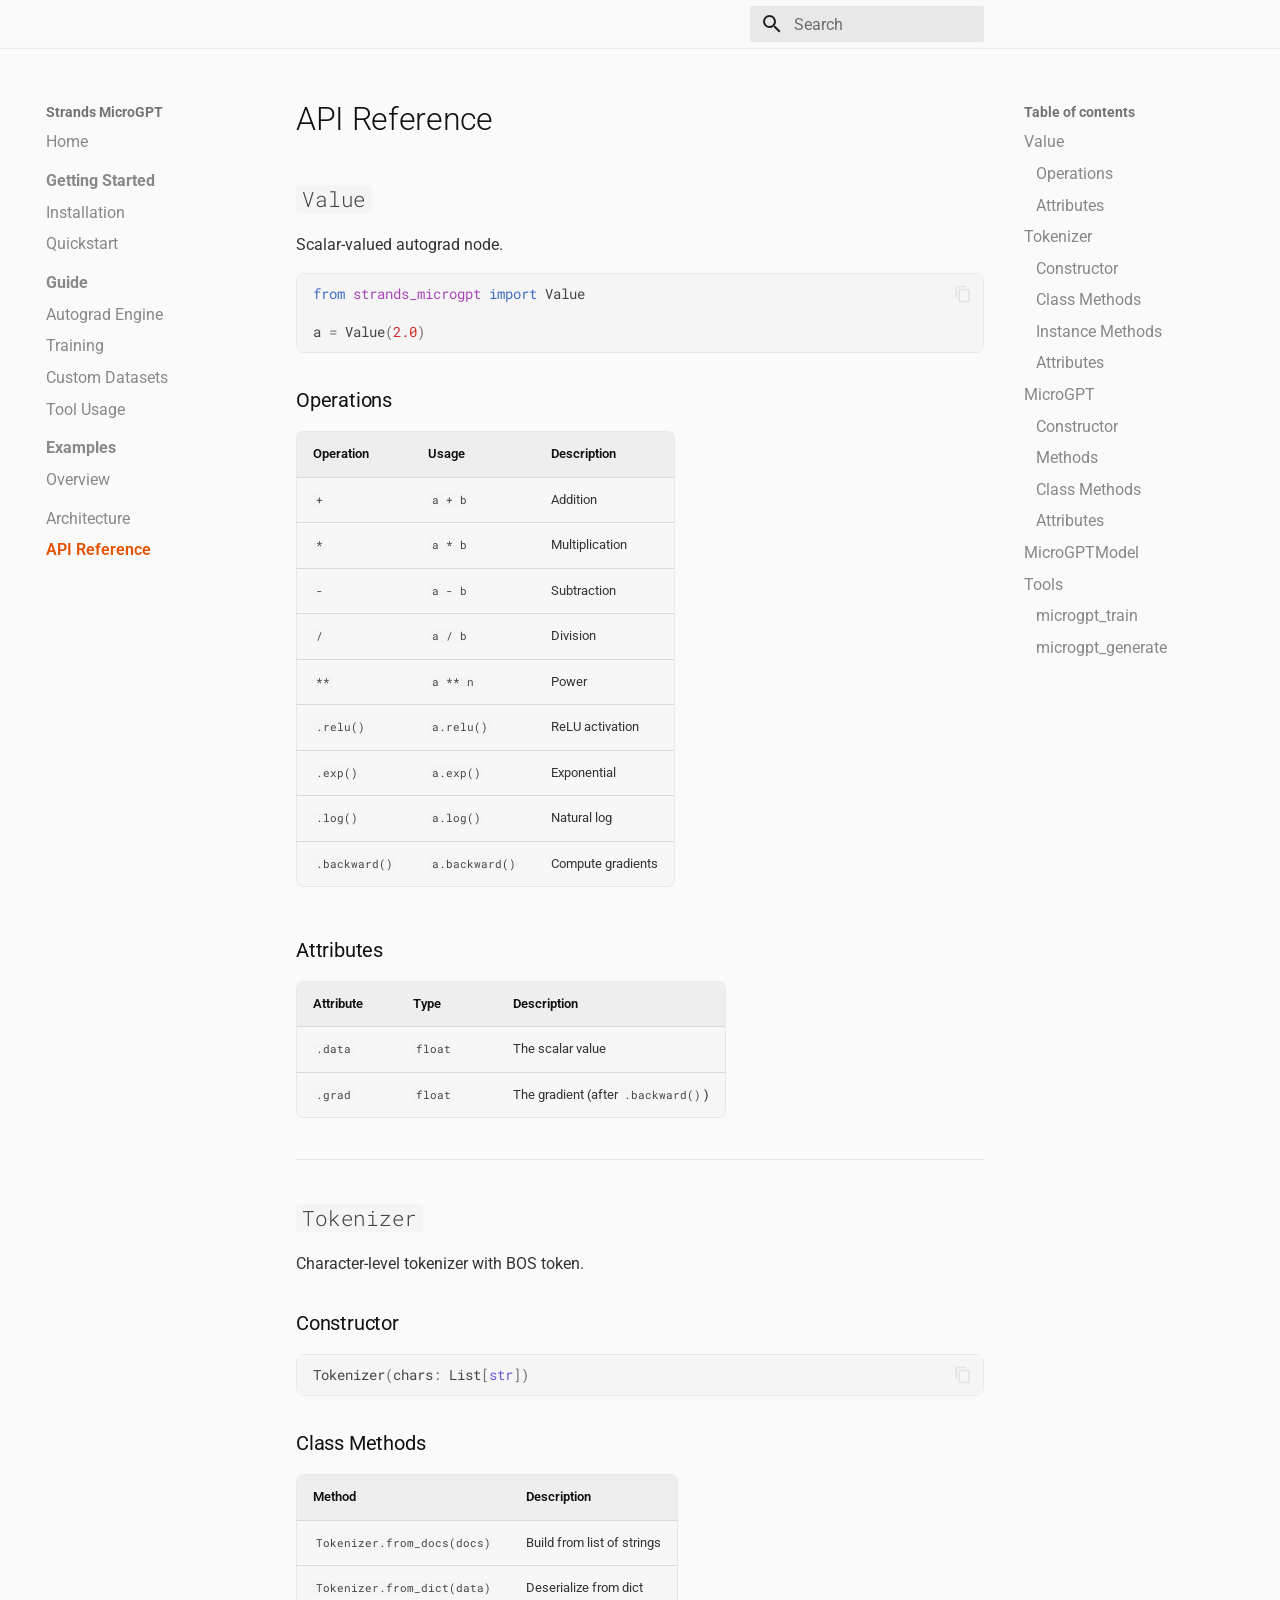
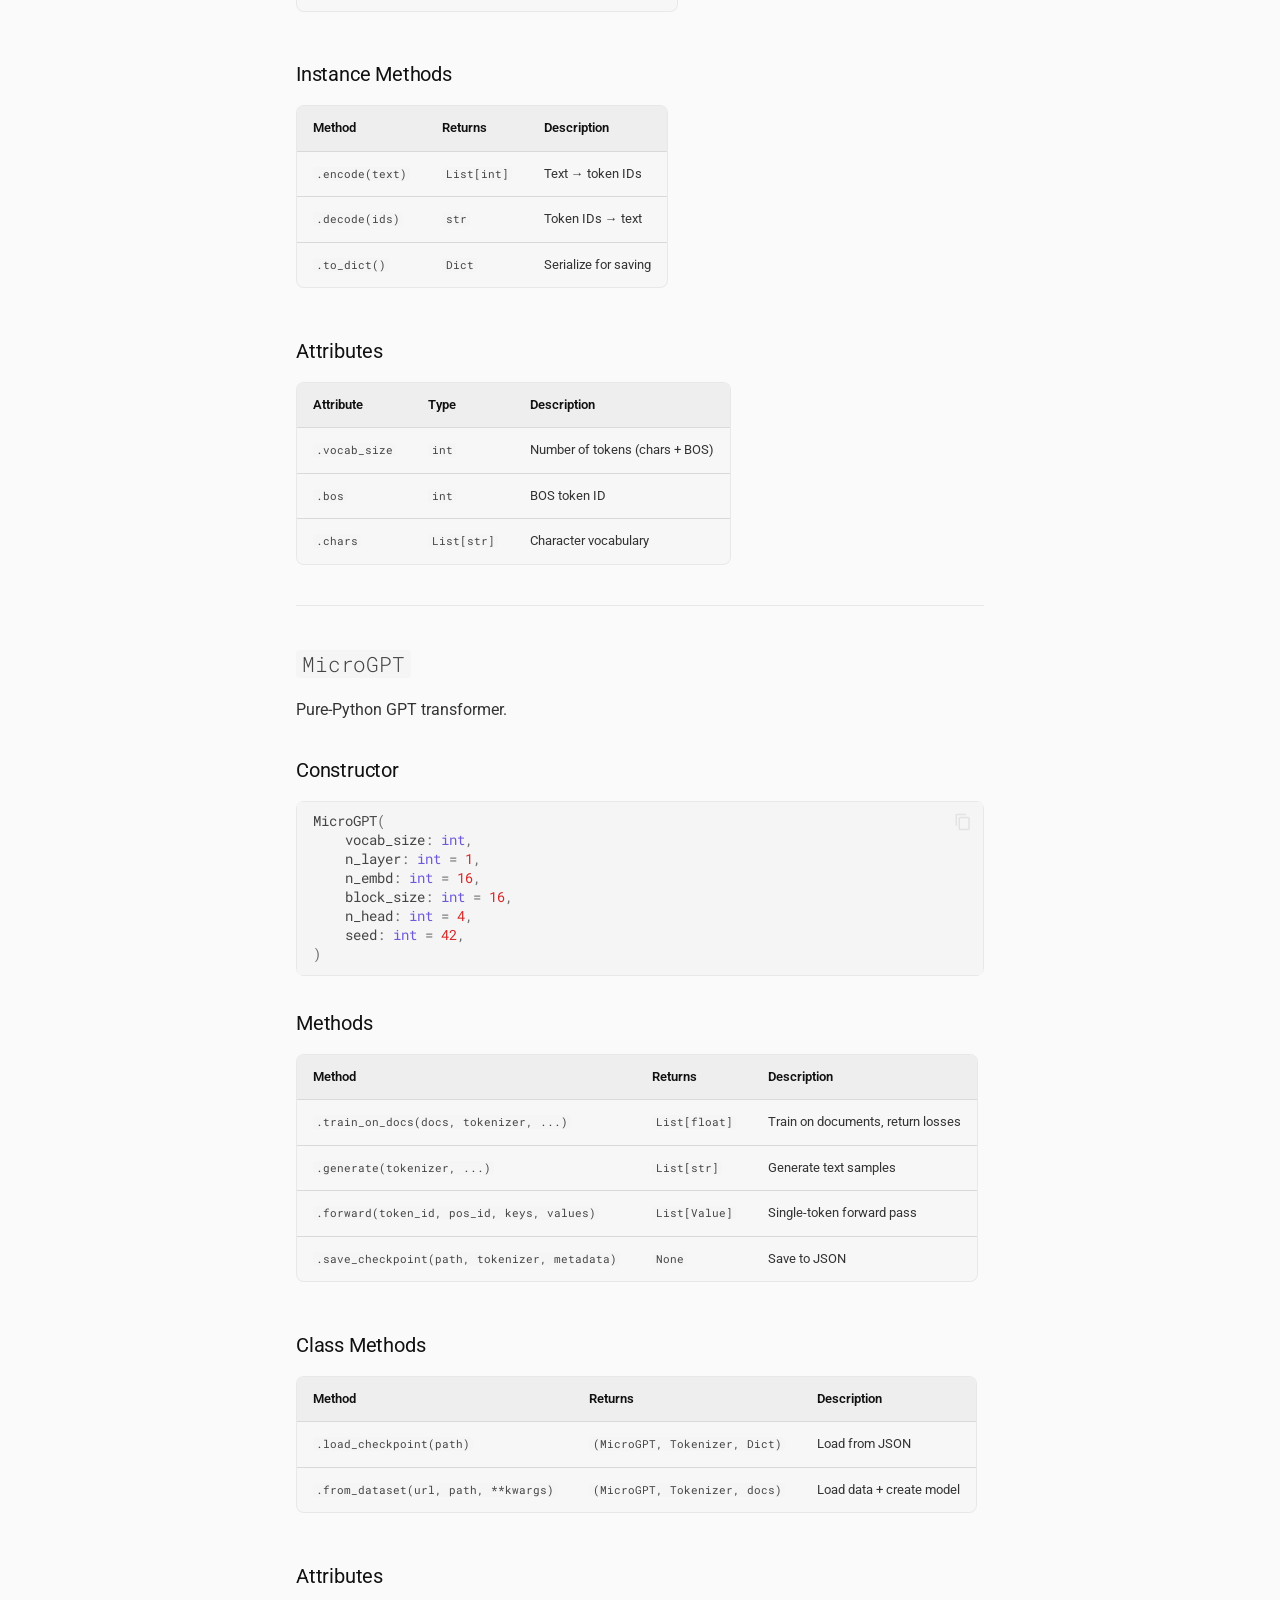
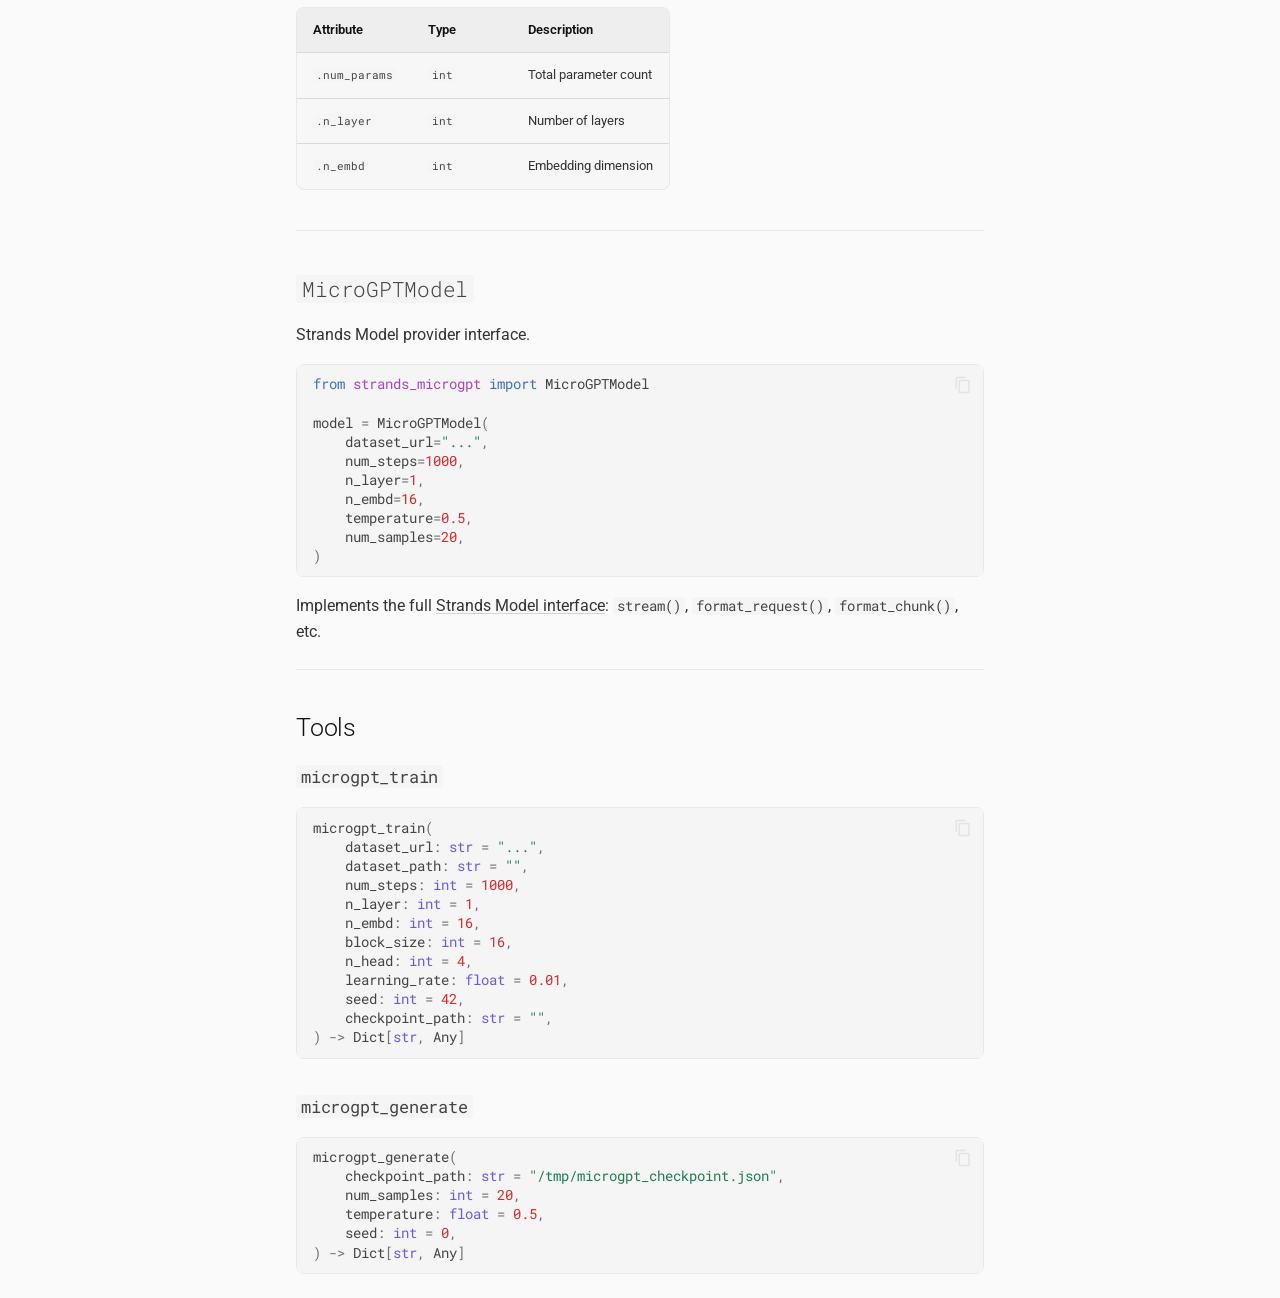
<file: api-reference/index.html>
<!doctype html>
<html lang="en" class="no-js">
  <head>
    
      <meta charset="utf-8">
      <meta name="viewport" content="width=device-width,initial-scale=1">
      
        <meta name="description" content="Karpathy's pure-Python microGPT as a Strands Agents model provider — zero dependencies, pure autograd, trained from scratch.">
      
      
      
        <link rel="canonical" href="https://cagataycali.github.io/strands-microgpt/api-reference/">
      
      
        <link rel="prev" href="../architecture/">
      
      
      
        
      
      
      <link rel="icon" href="../assets/images/favicon.png">
      <meta name="generator" content="mkdocs-1.6.1, mkdocs-material-9.7.6">
    
    
      
        <title>API Reference - Strands MicroGPT</title>
      
    
    
      <link rel="stylesheet" href="../assets/stylesheets/main.484c7ddc.min.css">
      
        
        <link rel="stylesheet" href="../assets/stylesheets/palette.ab4e12ef.min.css">
      
      


    
    
      
    
    
      
        
        
        <link rel="preconnect" href="https://fonts.gstatic.com" crossorigin>
        <link rel="stylesheet" href="https://fonts.googleapis.com/css?family=Roboto:300,300i,400,400i,700,700i%7CRoboto+Mono:400,400i,700,700i&display=fallback">
        <style>:root{--md-text-font:"Roboto";--md-code-font:"Roboto Mono"}</style>
      
    
    
      <link rel="stylesheet" href="../stylesheets/extra.css?v=1">
    
    <script>__md_scope=new URL("..",location),__md_hash=e=>[...e].reduce(((e,_)=>(e<<5)-e+_.charCodeAt(0)),0),__md_get=(e,_=localStorage,t=__md_scope)=>JSON.parse(_.getItem(t.pathname+"."+e)),__md_set=(e,_,t=localStorage,a=__md_scope)=>{try{t.setItem(a.pathname+"."+e,JSON.stringify(_))}catch(e){}}</script>
    
      

    
    
  </head>
  
  
    
    
      
    
    
    
    
    <body dir="ltr" data-md-color-scheme="default" data-md-color-primary="white" data-md-color-accent="deep-orange">
  
    
    <input class="md-toggle" data-md-toggle="drawer" type="checkbox" id="__drawer" autocomplete="off">
    <input class="md-toggle" data-md-toggle="search" type="checkbox" id="__search" autocomplete="off">
    <label class="md-overlay" for="__drawer"></label>
    <div data-md-component="skip">
      
        
        <a href="#api-reference" class="md-skip">
          Skip to content
        </a>
      
    </div>
    <div data-md-component="announce">
      
    </div>
    
    
      

  

<header class="md-header md-header--shadow" data-md-component="header">
  <nav class="md-header__inner md-grid" aria-label="Header">
    <a href=".." title="Strands MicroGPT" class="md-header__button md-logo" aria-label="Strands MicroGPT" data-md-component="logo">
      
  
  <svg xmlns="http://www.w3.org/2000/svg" viewBox="0 0 24 24"><path d="M12 8a3 3 0 0 0 3-3 3 3 0 0 0-3-3 3 3 0 0 0-3 3 3 3 0 0 0 3 3m0 3.54C9.64 9.35 6.5 8 3 8v11c3.5 0 6.64 1.35 9 3.54 2.36-2.19 5.5-3.54 9-3.54V8c-3.5 0-6.64 1.35-9 3.54"/></svg>

    </a>
    <label class="md-header__button md-icon" for="__drawer">
      
      <svg xmlns="http://www.w3.org/2000/svg" viewBox="0 0 24 24"><path d="M3 6h18v2H3zm0 5h18v2H3zm0 5h18v2H3z"/></svg>
    </label>
    <div class="md-header__title" data-md-component="header-title">
      <div class="md-header__ellipsis">
        <div class="md-header__topic">
          <span class="md-ellipsis">
            Strands MicroGPT
          </span>
        </div>
        <div class="md-header__topic" data-md-component="header-topic">
          <span class="md-ellipsis">
            
              API Reference
            
          </span>
        </div>
      </div>
    </div>
    
      
        <form class="md-header__option" data-md-component="palette">
  
    
    
    
    <input class="md-option" data-md-color-media="" data-md-color-scheme="default" data-md-color-primary="white" data-md-color-accent="deep-orange"  aria-label="Switch to dark mode"  type="radio" name="__palette" id="__palette_0">
    
      <label class="md-header__button md-icon" title="Switch to dark mode" for="__palette_1" hidden>
        <svg xmlns="http://www.w3.org/2000/svg" viewBox="0 0 24 24"><path d="M12 8a4 4 0 0 0-4 4 4 4 0 0 0 4 4 4 4 0 0 0 4-4 4 4 0 0 0-4-4m0 10a6 6 0 0 1-6-6 6 6 0 0 1 6-6 6 6 0 0 1 6 6 6 6 0 0 1-6 6m8-9.31V4h-4.69L12 .69 8.69 4H4v4.69L.69 12 4 15.31V20h4.69L12 23.31 15.31 20H20v-4.69L23.31 12z"/></svg>
      </label>
    
  
    
    
    
    <input class="md-option" data-md-color-media="" data-md-color-scheme="slate" data-md-color-primary="black" data-md-color-accent="deep-orange"  aria-label="Switch to light mode"  type="radio" name="__palette" id="__palette_1">
    
      <label class="md-header__button md-icon" title="Switch to light mode" for="__palette_0" hidden>
        <svg xmlns="http://www.w3.org/2000/svg" viewBox="0 0 24 24"><path d="M12 18c-.89 0-1.74-.2-2.5-.55C11.56 16.5 13 14.42 13 12s-1.44-4.5-3.5-5.45C10.26 6.2 11.11 6 12 6a6 6 0 0 1 6 6 6 6 0 0 1-6 6m8-9.31V4h-4.69L12 .69 8.69 4H4v4.69L.69 12 4 15.31V20h4.69L12 23.31 15.31 20H20v-4.69L23.31 12z"/></svg>
      </label>
    
  
</form>
      
    
    
      <script>var palette=__md_get("__palette");if(palette&&palette.color){if("(prefers-color-scheme)"===palette.color.media){var media=matchMedia("(prefers-color-scheme: light)"),input=document.querySelector(media.matches?"[data-md-color-media='(prefers-color-scheme: light)']":"[data-md-color-media='(prefers-color-scheme: dark)']");palette.color.media=input.getAttribute("data-md-color-media"),palette.color.scheme=input.getAttribute("data-md-color-scheme"),palette.color.primary=input.getAttribute("data-md-color-primary"),palette.color.accent=input.getAttribute("data-md-color-accent")}for(var[key,value]of Object.entries(palette.color))document.body.setAttribute("data-md-color-"+key,value)}</script>
    
    
    
      
      
        <label class="md-header__button md-icon" for="__search">
          
          <svg xmlns="http://www.w3.org/2000/svg" viewBox="0 0 24 24"><path d="M9.5 3A6.5 6.5 0 0 1 16 9.5c0 1.61-.59 3.09-1.56 4.23l.27.27h.79l5 5-1.5 1.5-5-5v-.79l-.27-.27A6.52 6.52 0 0 1 9.5 16 6.5 6.5 0 0 1 3 9.5 6.5 6.5 0 0 1 9.5 3m0 2C7 5 5 7 5 9.5S7 14 9.5 14 14 12 14 9.5 12 5 9.5 5"/></svg>
        </label>
        <div class="md-search" data-md-component="search" role="dialog">
  <label class="md-search__overlay" for="__search"></label>
  <div class="md-search__inner" role="search">
    <form class="md-search__form" name="search">
      <input type="text" class="md-search__input" name="query" aria-label="Search" placeholder="Search" autocapitalize="off" autocorrect="off" autocomplete="off" spellcheck="false" data-md-component="search-query" required>
      <label class="md-search__icon md-icon" for="__search">
        
        <svg xmlns="http://www.w3.org/2000/svg" viewBox="0 0 24 24"><path d="M9.5 3A6.5 6.5 0 0 1 16 9.5c0 1.61-.59 3.09-1.56 4.23l.27.27h.79l5 5-1.5 1.5-5-5v-.79l-.27-.27A6.52 6.52 0 0 1 9.5 16 6.5 6.5 0 0 1 3 9.5 6.5 6.5 0 0 1 9.5 3m0 2C7 5 5 7 5 9.5S7 14 9.5 14 14 12 14 9.5 12 5 9.5 5"/></svg>
        
        <svg xmlns="http://www.w3.org/2000/svg" viewBox="0 0 24 24"><path d="M20 11v2H8l5.5 5.5-1.42 1.42L4.16 12l7.92-7.92L13.5 5.5 8 11z"/></svg>
      </label>
      <nav class="md-search__options" aria-label="Search">
        
        <button type="reset" class="md-search__icon md-icon" title="Clear" aria-label="Clear" tabindex="-1">
          
          <svg xmlns="http://www.w3.org/2000/svg" viewBox="0 0 24 24"><path d="M19 6.41 17.59 5 12 10.59 6.41 5 5 6.41 10.59 12 5 17.59 6.41 19 12 13.41 17.59 19 19 17.59 13.41 12z"/></svg>
        </button>
      </nav>
      
        <div class="md-search__suggest" data-md-component="search-suggest"></div>
      
    </form>
    <div class="md-search__output">
      <div class="md-search__scrollwrap" tabindex="0" data-md-scrollfix>
        <div class="md-search-result" data-md-component="search-result">
          <div class="md-search-result__meta">
            Initializing search
          </div>
          <ol class="md-search-result__list" role="presentation"></ol>
        </div>
      </div>
    </div>
  </div>
</div>
      
    
    
      <div class="md-header__source">
        <a href="https://github.com/cagataycali/strands-microgpt" title="Go to repository" class="md-source" data-md-component="source">
  <div class="md-source__icon md-icon">
    
    <svg xmlns="http://www.w3.org/2000/svg" viewBox="0 0 512 512"><!--! Font Awesome Free 7.1.0 by @fontawesome - https://fontawesome.com License - https://fontawesome.com/license/free (Icons: CC BY 4.0, Fonts: SIL OFL 1.1, Code: MIT License) Copyright 2025 Fonticons, Inc.--><path d="M173.9 397.4c0 2-2.3 3.6-5.2 3.6-3.3.3-5.6-1.3-5.6-3.6 0-2 2.3-3.6 5.2-3.6 3-.3 5.6 1.3 5.6 3.6m-31.1-4.5c-.7 2 1.3 4.3 4.3 4.9 2.6 1 5.6 0 6.2-2s-1.3-4.3-4.3-5.2c-2.6-.7-5.5.3-6.2 2.3m44.2-1.7c-2.9.7-4.9 2.6-4.6 4.9.3 2 2.9 3.3 5.9 2.6 2.9-.7 4.9-2.6 4.6-4.6-.3-1.9-3-3.2-5.9-2.9M252.8 8C114.1 8 8 113.3 8 252c0 110.9 69.8 205.8 169.5 239.2 12.8 2.3 17.3-5.6 17.3-12.1 0-6.2-.3-40.4-.3-61.4 0 0-70 15-84.7-29.8 0 0-11.4-29.1-27.8-36.6 0 0-22.9-15.7 1.6-15.4 0 0 24.9 2 38.6 25.8 21.9 38.6 58.6 27.5 72.9 20.9 2.3-16 8.8-27.1 16-33.7-55.9-6.2-112.3-14.3-112.3-110.5 0-27.5 7.6-41.3 23.6-58.9-2.6-6.5-11.1-33.3 2.6-67.9 20.9-6.5 69 27 69 27 20-5.6 41.5-8.5 62.8-8.5s42.8 2.9 62.8 8.5c0 0 48.1-33.6 69-27 13.7 34.7 5.2 61.4 2.6 67.9 16 17.7 25.8 31.5 25.8 58.9 0 96.5-58.9 104.2-114.8 110.5 9.2 7.9 17 22.9 17 46.4 0 33.7-.3 75.4-.3 83.6 0 6.5 4.6 14.4 17.3 12.1C436.2 457.8 504 362.9 504 252 504 113.3 391.5 8 252.8 8M105.2 352.9c-1.3 1-1 3.3.7 5.2 1.6 1.6 3.9 2.3 5.2 1 1.3-1 1-3.3-.7-5.2-1.6-1.6-3.9-2.3-5.2-1m-10.8-8.1c-.7 1.3.3 2.9 2.3 3.9 1.6 1 3.6.7 4.3-.7.7-1.3-.3-2.9-2.3-3.9-2-.6-3.6-.3-4.3.7m32.4 35.6c-1.6 1.3-1 4.3 1.3 6.2 2.3 2.3 5.2 2.6 6.5 1 1.3-1.3.7-4.3-1.3-6.2-2.2-2.3-5.2-2.6-6.5-1m-11.4-14.7c-1.6 1-1.6 3.6 0 5.9s4.3 3.3 5.6 2.3c1.6-1.3 1.6-3.9 0-6.2-1.4-2.3-4-3.3-5.6-2"/></svg>
  </div>
  <div class="md-source__repository">
    cagataycali/strands-microgpt
  </div>
</a>
      </div>
    
  </nav>
  
</header>
    
    <div class="md-container" data-md-component="container">
      
      
        
          
        
      
      <main class="md-main" data-md-component="main">
        <div class="md-main__inner md-grid">
          
            
              
              <div class="md-sidebar md-sidebar--primary" data-md-component="sidebar" data-md-type="navigation" >
                <div class="md-sidebar__scrollwrap">
                  <div class="md-sidebar__inner">
                    



<nav class="md-nav md-nav--primary" aria-label="Navigation" data-md-level="0">
  <label class="md-nav__title" for="__drawer">
    <a href=".." title="Strands MicroGPT" class="md-nav__button md-logo" aria-label="Strands MicroGPT" data-md-component="logo">
      
  
  <svg xmlns="http://www.w3.org/2000/svg" viewBox="0 0 24 24"><path d="M12 8a3 3 0 0 0 3-3 3 3 0 0 0-3-3 3 3 0 0 0-3 3 3 3 0 0 0 3 3m0 3.54C9.64 9.35 6.5 8 3 8v11c3.5 0 6.64 1.35 9 3.54 2.36-2.19 5.5-3.54 9-3.54V8c-3.5 0-6.64 1.35-9 3.54"/></svg>

    </a>
    Strands MicroGPT
  </label>
  
    <div class="md-nav__source">
      <a href="https://github.com/cagataycali/strands-microgpt" title="Go to repository" class="md-source" data-md-component="source">
  <div class="md-source__icon md-icon">
    
    <svg xmlns="http://www.w3.org/2000/svg" viewBox="0 0 512 512"><!--! Font Awesome Free 7.1.0 by @fontawesome - https://fontawesome.com License - https://fontawesome.com/license/free (Icons: CC BY 4.0, Fonts: SIL OFL 1.1, Code: MIT License) Copyright 2025 Fonticons, Inc.--><path d="M173.9 397.4c0 2-2.3 3.6-5.2 3.6-3.3.3-5.6-1.3-5.6-3.6 0-2 2.3-3.6 5.2-3.6 3-.3 5.6 1.3 5.6 3.6m-31.1-4.5c-.7 2 1.3 4.3 4.3 4.9 2.6 1 5.6 0 6.2-2s-1.3-4.3-4.3-5.2c-2.6-.7-5.5.3-6.2 2.3m44.2-1.7c-2.9.7-4.9 2.6-4.6 4.9.3 2 2.9 3.3 5.9 2.6 2.9-.7 4.9-2.6 4.6-4.6-.3-1.9-3-3.2-5.9-2.9M252.8 8C114.1 8 8 113.3 8 252c0 110.9 69.8 205.8 169.5 239.2 12.8 2.3 17.3-5.6 17.3-12.1 0-6.2-.3-40.4-.3-61.4 0 0-70 15-84.7-29.8 0 0-11.4-29.1-27.8-36.6 0 0-22.9-15.7 1.6-15.4 0 0 24.9 2 38.6 25.8 21.9 38.6 58.6 27.5 72.9 20.9 2.3-16 8.8-27.1 16-33.7-55.9-6.2-112.3-14.3-112.3-110.5 0-27.5 7.6-41.3 23.6-58.9-2.6-6.5-11.1-33.3 2.6-67.9 20.9-6.5 69 27 69 27 20-5.6 41.5-8.5 62.8-8.5s42.8 2.9 62.8 8.5c0 0 48.1-33.6 69-27 13.7 34.7 5.2 61.4 2.6 67.9 16 17.7 25.8 31.5 25.8 58.9 0 96.5-58.9 104.2-114.8 110.5 9.2 7.9 17 22.9 17 46.4 0 33.7-.3 75.4-.3 83.6 0 6.5 4.6 14.4 17.3 12.1C436.2 457.8 504 362.9 504 252 504 113.3 391.5 8 252.8 8M105.2 352.9c-1.3 1-1 3.3.7 5.2 1.6 1.6 3.9 2.3 5.2 1 1.3-1 1-3.3-.7-5.2-1.6-1.6-3.9-2.3-5.2-1m-10.8-8.1c-.7 1.3.3 2.9 2.3 3.9 1.6 1 3.6.7 4.3-.7.7-1.3-.3-2.9-2.3-3.9-2-.6-3.6-.3-4.3.7m32.4 35.6c-1.6 1.3-1 4.3 1.3 6.2 2.3 2.3 5.2 2.6 6.5 1 1.3-1.3.7-4.3-1.3-6.2-2.2-2.3-5.2-2.6-6.5-1m-11.4-14.7c-1.6 1-1.6 3.6 0 5.9s4.3 3.3 5.6 2.3c1.6-1.3 1.6-3.9 0-6.2-1.4-2.3-4-3.3-5.6-2"/></svg>
  </div>
  <div class="md-source__repository">
    cagataycali/strands-microgpt
  </div>
</a>
    </div>
  
  <ul class="md-nav__list" data-md-scrollfix>
    
      
      
  
  
  
  
    <li class="md-nav__item">
      <a href=".." class="md-nav__link">
        
  
  
  <span class="md-ellipsis">
    
  
    Home
  

    
  </span>
  
  

      </a>
    </li>
  

    
      
      
  
  
  
  
    
    
      
        
      
        
      
    
    
    
      
        
        
      
    
    
    <li class="md-nav__item md-nav__item--section md-nav__item--nested">
      
        
        
          
        
        <input class="md-nav__toggle md-toggle md-toggle--indeterminate" type="checkbox" id="__nav_2" >
        
          
          <label class="md-nav__link" for="__nav_2" id="__nav_2_label" tabindex="">
            
  
  
  <span class="md-ellipsis">
    
  
    Getting Started
  

    
  </span>
  
  

            <span class="md-nav__icon md-icon"></span>
          </label>
        
        <nav class="md-nav" data-md-level="1" aria-labelledby="__nav_2_label" aria-expanded="false">
          <label class="md-nav__title" for="__nav_2">
            <span class="md-nav__icon md-icon"></span>
            
  
    Getting Started
  

          </label>
          <ul class="md-nav__list" data-md-scrollfix>
            
              
                
  
  
  
  
    <li class="md-nav__item">
      <a href="../getting-started/installation/" class="md-nav__link">
        
  
  
  <span class="md-ellipsis">
    
  
    Installation
  

    
  </span>
  
  

      </a>
    </li>
  

              
            
              
                
  
  
  
  
    <li class="md-nav__item">
      <a href="../getting-started/quickstart/" class="md-nav__link">
        
  
  
  <span class="md-ellipsis">
    
  
    Quickstart
  

    
  </span>
  
  

      </a>
    </li>
  

              
            
          </ul>
        </nav>
      
    </li>
  

    
      
      
  
  
  
  
    
    
      
        
      
        
      
        
      
        
      
    
    
    
      
        
        
      
    
    
    <li class="md-nav__item md-nav__item--section md-nav__item--nested">
      
        
        
          
        
        <input class="md-nav__toggle md-toggle md-toggle--indeterminate" type="checkbox" id="__nav_3" >
        
          
          <label class="md-nav__link" for="__nav_3" id="__nav_3_label" tabindex="">
            
  
  
  <span class="md-ellipsis">
    
  
    Guide
  

    
  </span>
  
  

            <span class="md-nav__icon md-icon"></span>
          </label>
        
        <nav class="md-nav" data-md-level="1" aria-labelledby="__nav_3_label" aria-expanded="false">
          <label class="md-nav__title" for="__nav_3">
            <span class="md-nav__icon md-icon"></span>
            
  
    Guide
  

          </label>
          <ul class="md-nav__list" data-md-scrollfix>
            
              
                
  
  
  
  
    <li class="md-nav__item">
      <a href="../guide/autograd/" class="md-nav__link">
        
  
  
  <span class="md-ellipsis">
    
  
    Autograd Engine
  

    
  </span>
  
  

      </a>
    </li>
  

              
            
              
                
  
  
  
  
    <li class="md-nav__item">
      <a href="../guide/training/" class="md-nav__link">
        
  
  
  <span class="md-ellipsis">
    
  
    Training
  

    
  </span>
  
  

      </a>
    </li>
  

              
            
              
                
  
  
  
  
    <li class="md-nav__item">
      <a href="../guide/custom-datasets/" class="md-nav__link">
        
  
  
  <span class="md-ellipsis">
    
  
    Custom Datasets
  

    
  </span>
  
  

      </a>
    </li>
  

              
            
              
                
  
  
  
  
    <li class="md-nav__item">
      <a href="../guide/tool-usage/" class="md-nav__link">
        
  
  
  <span class="md-ellipsis">
    
  
    Tool Usage
  

    
  </span>
  
  

      </a>
    </li>
  

              
            
          </ul>
        </nav>
      
    </li>
  

    
      
      
  
  
  
  
    
    
      
        
      
    
    
    
      
        
        
      
    
    
    <li class="md-nav__item md-nav__item--section md-nav__item--nested">
      
        
        
          
        
        <input class="md-nav__toggle md-toggle md-toggle--indeterminate" type="checkbox" id="__nav_4" >
        
          
          <label class="md-nav__link" for="__nav_4" id="__nav_4_label" tabindex="">
            
  
  
  <span class="md-ellipsis">
    
  
    Examples
  

    
  </span>
  
  

            <span class="md-nav__icon md-icon"></span>
          </label>
        
        <nav class="md-nav" data-md-level="1" aria-labelledby="__nav_4_label" aria-expanded="false">
          <label class="md-nav__title" for="__nav_4">
            <span class="md-nav__icon md-icon"></span>
            
  
    Examples
  

          </label>
          <ul class="md-nav__list" data-md-scrollfix>
            
              
                
  
  
  
  
    <li class="md-nav__item">
      <a href="../examples/overview/" class="md-nav__link">
        
  
  
  <span class="md-ellipsis">
    
  
    Overview
  

    
  </span>
  
  

      </a>
    </li>
  

              
            
          </ul>
        </nav>
      
    </li>
  

    
      
      
  
  
  
  
    <li class="md-nav__item">
      <a href="../architecture/" class="md-nav__link">
        
  
  
  <span class="md-ellipsis">
    
  
    Architecture
  

    
  </span>
  
  

      </a>
    </li>
  

    
      
      
  
  
    
  
  
  
    <li class="md-nav__item md-nav__item--active">
      
      <input class="md-nav__toggle md-toggle" type="checkbox" id="__toc">
      
      
        
      
      
        <label class="md-nav__link md-nav__link--active" for="__toc">
          
  
  
  <span class="md-ellipsis">
    
  
    API Reference
  

    
  </span>
  
  

          <span class="md-nav__icon md-icon"></span>
        </label>
      
      <a href="./" class="md-nav__link md-nav__link--active">
        
  
  
  <span class="md-ellipsis">
    
  
    API Reference
  

    
  </span>
  
  

      </a>
      
        

<nav class="md-nav md-nav--secondary" aria-label="Table of contents">
  
  
  
    
  
  
    <label class="md-nav__title" for="__toc">
      <span class="md-nav__icon md-icon"></span>
      Table of contents
    </label>
    <ul class="md-nav__list" data-md-component="toc" data-md-scrollfix>
      
        <li class="md-nav__item">
  <a href="#value" class="md-nav__link">
    <span class="md-ellipsis">
      
        Value
      
    </span>
  </a>
  
    <nav class="md-nav" aria-label="Value">
      <ul class="md-nav__list">
        
          <li class="md-nav__item">
  <a href="#operations" class="md-nav__link">
    <span class="md-ellipsis">
      
        Operations
      
    </span>
  </a>
  
</li>
        
          <li class="md-nav__item">
  <a href="#attributes" class="md-nav__link">
    <span class="md-ellipsis">
      
        Attributes
      
    </span>
  </a>
  
</li>
        
      </ul>
    </nav>
  
</li>
      
        <li class="md-nav__item">
  <a href="#tokenizer" class="md-nav__link">
    <span class="md-ellipsis">
      
        Tokenizer
      
    </span>
  </a>
  
    <nav class="md-nav" aria-label="Tokenizer">
      <ul class="md-nav__list">
        
          <li class="md-nav__item">
  <a href="#constructor" class="md-nav__link">
    <span class="md-ellipsis">
      
        Constructor
      
    </span>
  </a>
  
</li>
        
          <li class="md-nav__item">
  <a href="#class-methods" class="md-nav__link">
    <span class="md-ellipsis">
      
        Class Methods
      
    </span>
  </a>
  
</li>
        
          <li class="md-nav__item">
  <a href="#instance-methods" class="md-nav__link">
    <span class="md-ellipsis">
      
        Instance Methods
      
    </span>
  </a>
  
</li>
        
          <li class="md-nav__item">
  <a href="#attributes_1" class="md-nav__link">
    <span class="md-ellipsis">
      
        Attributes
      
    </span>
  </a>
  
</li>
        
      </ul>
    </nav>
  
</li>
      
        <li class="md-nav__item">
  <a href="#microgpt" class="md-nav__link">
    <span class="md-ellipsis">
      
        MicroGPT
      
    </span>
  </a>
  
    <nav class="md-nav" aria-label="MicroGPT">
      <ul class="md-nav__list">
        
          <li class="md-nav__item">
  <a href="#constructor_1" class="md-nav__link">
    <span class="md-ellipsis">
      
        Constructor
      
    </span>
  </a>
  
</li>
        
          <li class="md-nav__item">
  <a href="#methods" class="md-nav__link">
    <span class="md-ellipsis">
      
        Methods
      
    </span>
  </a>
  
</li>
        
          <li class="md-nav__item">
  <a href="#class-methods_1" class="md-nav__link">
    <span class="md-ellipsis">
      
        Class Methods
      
    </span>
  </a>
  
</li>
        
          <li class="md-nav__item">
  <a href="#attributes_2" class="md-nav__link">
    <span class="md-ellipsis">
      
        Attributes
      
    </span>
  </a>
  
</li>
        
      </ul>
    </nav>
  
</li>
      
        <li class="md-nav__item">
  <a href="#microgptmodel" class="md-nav__link">
    <span class="md-ellipsis">
      
        MicroGPTModel
      
    </span>
  </a>
  
</li>
      
        <li class="md-nav__item">
  <a href="#tools" class="md-nav__link">
    <span class="md-ellipsis">
      
        Tools
      
    </span>
  </a>
  
    <nav class="md-nav" aria-label="Tools">
      <ul class="md-nav__list">
        
          <li class="md-nav__item">
  <a href="#microgpt_train" class="md-nav__link">
    <span class="md-ellipsis">
      
        microgpt_train
      
    </span>
  </a>
  
</li>
        
          <li class="md-nav__item">
  <a href="#microgpt_generate" class="md-nav__link">
    <span class="md-ellipsis">
      
        microgpt_generate
      
    </span>
  </a>
  
</li>
        
      </ul>
    </nav>
  
</li>
      
    </ul>
  
</nav>
      
    </li>
  

    
  </ul>
</nav>
                  </div>
                </div>
              </div>
            
            
              
              <div class="md-sidebar md-sidebar--secondary" data-md-component="sidebar" data-md-type="toc" >
                <div class="md-sidebar__scrollwrap">
                  <div class="md-sidebar__inner">
                    

<nav class="md-nav md-nav--secondary" aria-label="Table of contents">
  
  
  
    
  
  
    <label class="md-nav__title" for="__toc">
      <span class="md-nav__icon md-icon"></span>
      Table of contents
    </label>
    <ul class="md-nav__list" data-md-component="toc" data-md-scrollfix>
      
        <li class="md-nav__item">
  <a href="#value" class="md-nav__link">
    <span class="md-ellipsis">
      
        Value
      
    </span>
  </a>
  
    <nav class="md-nav" aria-label="Value">
      <ul class="md-nav__list">
        
          <li class="md-nav__item">
  <a href="#operations" class="md-nav__link">
    <span class="md-ellipsis">
      
        Operations
      
    </span>
  </a>
  
</li>
        
          <li class="md-nav__item">
  <a href="#attributes" class="md-nav__link">
    <span class="md-ellipsis">
      
        Attributes
      
    </span>
  </a>
  
</li>
        
      </ul>
    </nav>
  
</li>
      
        <li class="md-nav__item">
  <a href="#tokenizer" class="md-nav__link">
    <span class="md-ellipsis">
      
        Tokenizer
      
    </span>
  </a>
  
    <nav class="md-nav" aria-label="Tokenizer">
      <ul class="md-nav__list">
        
          <li class="md-nav__item">
  <a href="#constructor" class="md-nav__link">
    <span class="md-ellipsis">
      
        Constructor
      
    </span>
  </a>
  
</li>
        
          <li class="md-nav__item">
  <a href="#class-methods" class="md-nav__link">
    <span class="md-ellipsis">
      
        Class Methods
      
    </span>
  </a>
  
</li>
        
          <li class="md-nav__item">
  <a href="#instance-methods" class="md-nav__link">
    <span class="md-ellipsis">
      
        Instance Methods
      
    </span>
  </a>
  
</li>
        
          <li class="md-nav__item">
  <a href="#attributes_1" class="md-nav__link">
    <span class="md-ellipsis">
      
        Attributes
      
    </span>
  </a>
  
</li>
        
      </ul>
    </nav>
  
</li>
      
        <li class="md-nav__item">
  <a href="#microgpt" class="md-nav__link">
    <span class="md-ellipsis">
      
        MicroGPT
      
    </span>
  </a>
  
    <nav class="md-nav" aria-label="MicroGPT">
      <ul class="md-nav__list">
        
          <li class="md-nav__item">
  <a href="#constructor_1" class="md-nav__link">
    <span class="md-ellipsis">
      
        Constructor
      
    </span>
  </a>
  
</li>
        
          <li class="md-nav__item">
  <a href="#methods" class="md-nav__link">
    <span class="md-ellipsis">
      
        Methods
      
    </span>
  </a>
  
</li>
        
          <li class="md-nav__item">
  <a href="#class-methods_1" class="md-nav__link">
    <span class="md-ellipsis">
      
        Class Methods
      
    </span>
  </a>
  
</li>
        
          <li class="md-nav__item">
  <a href="#attributes_2" class="md-nav__link">
    <span class="md-ellipsis">
      
        Attributes
      
    </span>
  </a>
  
</li>
        
      </ul>
    </nav>
  
</li>
      
        <li class="md-nav__item">
  <a href="#microgptmodel" class="md-nav__link">
    <span class="md-ellipsis">
      
        MicroGPTModel
      
    </span>
  </a>
  
</li>
      
        <li class="md-nav__item">
  <a href="#tools" class="md-nav__link">
    <span class="md-ellipsis">
      
        Tools
      
    </span>
  </a>
  
    <nav class="md-nav" aria-label="Tools">
      <ul class="md-nav__list">
        
          <li class="md-nav__item">
  <a href="#microgpt_train" class="md-nav__link">
    <span class="md-ellipsis">
      
        microgpt_train
      
    </span>
  </a>
  
</li>
        
          <li class="md-nav__item">
  <a href="#microgpt_generate" class="md-nav__link">
    <span class="md-ellipsis">
      
        microgpt_generate
      
    </span>
  </a>
  
</li>
        
      </ul>
    </nav>
  
</li>
      
    </ul>
  
</nav>
                  </div>
                </div>
              </div>
            
          
          
            <div class="md-content" data-md-component="content">
              
              <article class="md-content__inner md-typeset">
                
                  


  
  


<h1 id="api-reference">API Reference<a class="headerlink" href="#api-reference" title="Permanent link">&para;</a></h1>
<h2 id="value"><code>Value</code><a class="headerlink" href="#value" title="Permanent link">&para;</a></h2>
<p>Scalar-valued autograd node.</p>
<div class="language-python highlight"><pre><span></span><code><span id="__span-0-1"><a id="__codelineno-0-1" name="__codelineno-0-1" href="#__codelineno-0-1"></a><span class="kn">from</span><span class="w"> </span><span class="nn">strands_microgpt</span><span class="w"> </span><span class="kn">import</span> <span class="n">Value</span>
</span><span id="__span-0-2"><a id="__codelineno-0-2" name="__codelineno-0-2" href="#__codelineno-0-2"></a>
</span><span id="__span-0-3"><a id="__codelineno-0-3" name="__codelineno-0-3" href="#__codelineno-0-3"></a><span class="n">a</span> <span class="o">=</span> <span class="n">Value</span><span class="p">(</span><span class="mf">2.0</span><span class="p">)</span>
</span></code></pre></div>
<h3 id="operations">Operations<a class="headerlink" href="#operations" title="Permanent link">&para;</a></h3>
<table>
<thead>
<tr>
<th>Operation</th>
<th>Usage</th>
<th>Description</th>
</tr>
</thead>
<tbody>
<tr>
<td><code>+</code></td>
<td><code>a + b</code></td>
<td>Addition</td>
</tr>
<tr>
<td><code>*</code></td>
<td><code>a * b</code></td>
<td>Multiplication</td>
</tr>
<tr>
<td><code>-</code></td>
<td><code>a - b</code></td>
<td>Subtraction</td>
</tr>
<tr>
<td><code>/</code></td>
<td><code>a / b</code></td>
<td>Division</td>
</tr>
<tr>
<td><code>**</code></td>
<td><code>a ** n</code></td>
<td>Power</td>
</tr>
<tr>
<td><code>.relu()</code></td>
<td><code>a.relu()</code></td>
<td>ReLU activation</td>
</tr>
<tr>
<td><code>.exp()</code></td>
<td><code>a.exp()</code></td>
<td>Exponential</td>
</tr>
<tr>
<td><code>.log()</code></td>
<td><code>a.log()</code></td>
<td>Natural log</td>
</tr>
<tr>
<td><code>.backward()</code></td>
<td><code>a.backward()</code></td>
<td>Compute gradients</td>
</tr>
</tbody>
</table>
<h3 id="attributes">Attributes<a class="headerlink" href="#attributes" title="Permanent link">&para;</a></h3>
<table>
<thead>
<tr>
<th>Attribute</th>
<th>Type</th>
<th>Description</th>
</tr>
</thead>
<tbody>
<tr>
<td><code>.data</code></td>
<td><code>float</code></td>
<td>The scalar value</td>
</tr>
<tr>
<td><code>.grad</code></td>
<td><code>float</code></td>
<td>The gradient (after <code>.backward()</code>)</td>
</tr>
</tbody>
</table>
<hr />
<h2 id="tokenizer"><code>Tokenizer</code><a class="headerlink" href="#tokenizer" title="Permanent link">&para;</a></h2>
<p>Character-level tokenizer with BOS token.</p>
<h3 id="constructor">Constructor<a class="headerlink" href="#constructor" title="Permanent link">&para;</a></h3>
<div class="language-python highlight"><pre><span></span><code><span id="__span-1-1"><a id="__codelineno-1-1" name="__codelineno-1-1" href="#__codelineno-1-1"></a><span class="n">Tokenizer</span><span class="p">(</span><span class="n">chars</span><span class="p">:</span> <span class="n">List</span><span class="p">[</span><span class="nb">str</span><span class="p">])</span>
</span></code></pre></div>
<h3 id="class-methods">Class Methods<a class="headerlink" href="#class-methods" title="Permanent link">&para;</a></h3>
<table>
<thead>
<tr>
<th>Method</th>
<th>Description</th>
</tr>
</thead>
<tbody>
<tr>
<td><code>Tokenizer.from_docs(docs)</code></td>
<td>Build from list of strings</td>
</tr>
<tr>
<td><code>Tokenizer.from_dict(data)</code></td>
<td>Deserialize from dict</td>
</tr>
</tbody>
</table>
<h3 id="instance-methods">Instance Methods<a class="headerlink" href="#instance-methods" title="Permanent link">&para;</a></h3>
<table>
<thead>
<tr>
<th>Method</th>
<th>Returns</th>
<th>Description</th>
</tr>
</thead>
<tbody>
<tr>
<td><code>.encode(text)</code></td>
<td><code>List[int]</code></td>
<td>Text → token IDs</td>
</tr>
<tr>
<td><code>.decode(ids)</code></td>
<td><code>str</code></td>
<td>Token IDs → text</td>
</tr>
<tr>
<td><code>.to_dict()</code></td>
<td><code>Dict</code></td>
<td>Serialize for saving</td>
</tr>
</tbody>
</table>
<h3 id="attributes_1">Attributes<a class="headerlink" href="#attributes_1" title="Permanent link">&para;</a></h3>
<table>
<thead>
<tr>
<th>Attribute</th>
<th>Type</th>
<th>Description</th>
</tr>
</thead>
<tbody>
<tr>
<td><code>.vocab_size</code></td>
<td><code>int</code></td>
<td>Number of tokens (chars + BOS)</td>
</tr>
<tr>
<td><code>.bos</code></td>
<td><code>int</code></td>
<td>BOS token ID</td>
</tr>
<tr>
<td><code>.chars</code></td>
<td><code>List[str]</code></td>
<td>Character vocabulary</td>
</tr>
</tbody>
</table>
<hr />
<h2 id="microgpt"><code>MicroGPT</code><a class="headerlink" href="#microgpt" title="Permanent link">&para;</a></h2>
<p>Pure-Python GPT transformer.</p>
<h3 id="constructor_1">Constructor<a class="headerlink" href="#constructor_1" title="Permanent link">&para;</a></h3>
<div class="language-python highlight"><pre><span></span><code><span id="__span-2-1"><a id="__codelineno-2-1" name="__codelineno-2-1" href="#__codelineno-2-1"></a><span class="n">MicroGPT</span><span class="p">(</span>
</span><span id="__span-2-2"><a id="__codelineno-2-2" name="__codelineno-2-2" href="#__codelineno-2-2"></a>    <span class="n">vocab_size</span><span class="p">:</span> <span class="nb">int</span><span class="p">,</span>
</span><span id="__span-2-3"><a id="__codelineno-2-3" name="__codelineno-2-3" href="#__codelineno-2-3"></a>    <span class="n">n_layer</span><span class="p">:</span> <span class="nb">int</span> <span class="o">=</span> <span class="mi">1</span><span class="p">,</span>
</span><span id="__span-2-4"><a id="__codelineno-2-4" name="__codelineno-2-4" href="#__codelineno-2-4"></a>    <span class="n">n_embd</span><span class="p">:</span> <span class="nb">int</span> <span class="o">=</span> <span class="mi">16</span><span class="p">,</span>
</span><span id="__span-2-5"><a id="__codelineno-2-5" name="__codelineno-2-5" href="#__codelineno-2-5"></a>    <span class="n">block_size</span><span class="p">:</span> <span class="nb">int</span> <span class="o">=</span> <span class="mi">16</span><span class="p">,</span>
</span><span id="__span-2-6"><a id="__codelineno-2-6" name="__codelineno-2-6" href="#__codelineno-2-6"></a>    <span class="n">n_head</span><span class="p">:</span> <span class="nb">int</span> <span class="o">=</span> <span class="mi">4</span><span class="p">,</span>
</span><span id="__span-2-7"><a id="__codelineno-2-7" name="__codelineno-2-7" href="#__codelineno-2-7"></a>    <span class="n">seed</span><span class="p">:</span> <span class="nb">int</span> <span class="o">=</span> <span class="mi">42</span><span class="p">,</span>
</span><span id="__span-2-8"><a id="__codelineno-2-8" name="__codelineno-2-8" href="#__codelineno-2-8"></a><span class="p">)</span>
</span></code></pre></div>
<h3 id="methods">Methods<a class="headerlink" href="#methods" title="Permanent link">&para;</a></h3>
<table>
<thead>
<tr>
<th>Method</th>
<th>Returns</th>
<th>Description</th>
</tr>
</thead>
<tbody>
<tr>
<td><code>.train_on_docs(docs, tokenizer, ...)</code></td>
<td><code>List[float]</code></td>
<td>Train on documents, return losses</td>
</tr>
<tr>
<td><code>.generate(tokenizer, ...)</code></td>
<td><code>List[str]</code></td>
<td>Generate text samples</td>
</tr>
<tr>
<td><code>.forward(token_id, pos_id, keys, values)</code></td>
<td><code>List[Value]</code></td>
<td>Single-token forward pass</td>
</tr>
<tr>
<td><code>.save_checkpoint(path, tokenizer, metadata)</code></td>
<td><code>None</code></td>
<td>Save to JSON</td>
</tr>
</tbody>
</table>
<h3 id="class-methods_1">Class Methods<a class="headerlink" href="#class-methods_1" title="Permanent link">&para;</a></h3>
<table>
<thead>
<tr>
<th>Method</th>
<th>Returns</th>
<th>Description</th>
</tr>
</thead>
<tbody>
<tr>
<td><code>.load_checkpoint(path)</code></td>
<td><code>(MicroGPT, Tokenizer, Dict)</code></td>
<td>Load from JSON</td>
</tr>
<tr>
<td><code>.from_dataset(url, path, **kwargs)</code></td>
<td><code>(MicroGPT, Tokenizer, docs)</code></td>
<td>Load data + create model</td>
</tr>
</tbody>
</table>
<h3 id="attributes_2">Attributes<a class="headerlink" href="#attributes_2" title="Permanent link">&para;</a></h3>
<table>
<thead>
<tr>
<th>Attribute</th>
<th>Type</th>
<th>Description</th>
</tr>
</thead>
<tbody>
<tr>
<td><code>.num_params</code></td>
<td><code>int</code></td>
<td>Total parameter count</td>
</tr>
<tr>
<td><code>.n_layer</code></td>
<td><code>int</code></td>
<td>Number of layers</td>
</tr>
<tr>
<td><code>.n_embd</code></td>
<td><code>int</code></td>
<td>Embedding dimension</td>
</tr>
</tbody>
</table>
<hr />
<h2 id="microgptmodel"><code>MicroGPTModel</code><a class="headerlink" href="#microgptmodel" title="Permanent link">&para;</a></h2>
<p>Strands Model provider interface.</p>
<div class="language-python highlight"><pre><span></span><code><span id="__span-3-1"><a id="__codelineno-3-1" name="__codelineno-3-1" href="#__codelineno-3-1"></a><span class="kn">from</span><span class="w"> </span><span class="nn">strands_microgpt</span><span class="w"> </span><span class="kn">import</span> <span class="n">MicroGPTModel</span>
</span><span id="__span-3-2"><a id="__codelineno-3-2" name="__codelineno-3-2" href="#__codelineno-3-2"></a>
</span><span id="__span-3-3"><a id="__codelineno-3-3" name="__codelineno-3-3" href="#__codelineno-3-3"></a><span class="n">model</span> <span class="o">=</span> <span class="n">MicroGPTModel</span><span class="p">(</span>
</span><span id="__span-3-4"><a id="__codelineno-3-4" name="__codelineno-3-4" href="#__codelineno-3-4"></a>    <span class="n">dataset_url</span><span class="o">=</span><span class="s2">&quot;...&quot;</span><span class="p">,</span>
</span><span id="__span-3-5"><a id="__codelineno-3-5" name="__codelineno-3-5" href="#__codelineno-3-5"></a>    <span class="n">num_steps</span><span class="o">=</span><span class="mi">1000</span><span class="p">,</span>
</span><span id="__span-3-6"><a id="__codelineno-3-6" name="__codelineno-3-6" href="#__codelineno-3-6"></a>    <span class="n">n_layer</span><span class="o">=</span><span class="mi">1</span><span class="p">,</span>
</span><span id="__span-3-7"><a id="__codelineno-3-7" name="__codelineno-3-7" href="#__codelineno-3-7"></a>    <span class="n">n_embd</span><span class="o">=</span><span class="mi">16</span><span class="p">,</span>
</span><span id="__span-3-8"><a id="__codelineno-3-8" name="__codelineno-3-8" href="#__codelineno-3-8"></a>    <span class="n">temperature</span><span class="o">=</span><span class="mf">0.5</span><span class="p">,</span>
</span><span id="__span-3-9"><a id="__codelineno-3-9" name="__codelineno-3-9" href="#__codelineno-3-9"></a>    <span class="n">num_samples</span><span class="o">=</span><span class="mi">20</span><span class="p">,</span>
</span><span id="__span-3-10"><a id="__codelineno-3-10" name="__codelineno-3-10" href="#__codelineno-3-10"></a><span class="p">)</span>
</span></code></pre></div>
<p>Implements the full <a href="https://strandsagents.com">Strands Model interface</a>: <code>stream()</code>, <code>format_request()</code>, <code>format_chunk()</code>, etc.</p>
<hr />
<h2 id="tools">Tools<a class="headerlink" href="#tools" title="Permanent link">&para;</a></h2>
<h3 id="microgpt_train"><code>microgpt_train</code><a class="headerlink" href="#microgpt_train" title="Permanent link">&para;</a></h3>
<div class="language-python highlight"><pre><span></span><code><span id="__span-4-1"><a id="__codelineno-4-1" name="__codelineno-4-1" href="#__codelineno-4-1"></a><span class="n">microgpt_train</span><span class="p">(</span>
</span><span id="__span-4-2"><a id="__codelineno-4-2" name="__codelineno-4-2" href="#__codelineno-4-2"></a>    <span class="n">dataset_url</span><span class="p">:</span> <span class="nb">str</span> <span class="o">=</span> <span class="s2">&quot;...&quot;</span><span class="p">,</span>
</span><span id="__span-4-3"><a id="__codelineno-4-3" name="__codelineno-4-3" href="#__codelineno-4-3"></a>    <span class="n">dataset_path</span><span class="p">:</span> <span class="nb">str</span> <span class="o">=</span> <span class="s2">&quot;&quot;</span><span class="p">,</span>
</span><span id="__span-4-4"><a id="__codelineno-4-4" name="__codelineno-4-4" href="#__codelineno-4-4"></a>    <span class="n">num_steps</span><span class="p">:</span> <span class="nb">int</span> <span class="o">=</span> <span class="mi">1000</span><span class="p">,</span>
</span><span id="__span-4-5"><a id="__codelineno-4-5" name="__codelineno-4-5" href="#__codelineno-4-5"></a>    <span class="n">n_layer</span><span class="p">:</span> <span class="nb">int</span> <span class="o">=</span> <span class="mi">1</span><span class="p">,</span>
</span><span id="__span-4-6"><a id="__codelineno-4-6" name="__codelineno-4-6" href="#__codelineno-4-6"></a>    <span class="n">n_embd</span><span class="p">:</span> <span class="nb">int</span> <span class="o">=</span> <span class="mi">16</span><span class="p">,</span>
</span><span id="__span-4-7"><a id="__codelineno-4-7" name="__codelineno-4-7" href="#__codelineno-4-7"></a>    <span class="n">block_size</span><span class="p">:</span> <span class="nb">int</span> <span class="o">=</span> <span class="mi">16</span><span class="p">,</span>
</span><span id="__span-4-8"><a id="__codelineno-4-8" name="__codelineno-4-8" href="#__codelineno-4-8"></a>    <span class="n">n_head</span><span class="p">:</span> <span class="nb">int</span> <span class="o">=</span> <span class="mi">4</span><span class="p">,</span>
</span><span id="__span-4-9"><a id="__codelineno-4-9" name="__codelineno-4-9" href="#__codelineno-4-9"></a>    <span class="n">learning_rate</span><span class="p">:</span> <span class="nb">float</span> <span class="o">=</span> <span class="mf">0.01</span><span class="p">,</span>
</span><span id="__span-4-10"><a id="__codelineno-4-10" name="__codelineno-4-10" href="#__codelineno-4-10"></a>    <span class="n">seed</span><span class="p">:</span> <span class="nb">int</span> <span class="o">=</span> <span class="mi">42</span><span class="p">,</span>
</span><span id="__span-4-11"><a id="__codelineno-4-11" name="__codelineno-4-11" href="#__codelineno-4-11"></a>    <span class="n">checkpoint_path</span><span class="p">:</span> <span class="nb">str</span> <span class="o">=</span> <span class="s2">&quot;&quot;</span><span class="p">,</span>
</span><span id="__span-4-12"><a id="__codelineno-4-12" name="__codelineno-4-12" href="#__codelineno-4-12"></a><span class="p">)</span> <span class="o">-&gt;</span> <span class="n">Dict</span><span class="p">[</span><span class="nb">str</span><span class="p">,</span> <span class="n">Any</span><span class="p">]</span>
</span></code></pre></div>
<h3 id="microgpt_generate"><code>microgpt_generate</code><a class="headerlink" href="#microgpt_generate" title="Permanent link">&para;</a></h3>
<div class="language-python highlight"><pre><span></span><code><span id="__span-5-1"><a id="__codelineno-5-1" name="__codelineno-5-1" href="#__codelineno-5-1"></a><span class="n">microgpt_generate</span><span class="p">(</span>
</span><span id="__span-5-2"><a id="__codelineno-5-2" name="__codelineno-5-2" href="#__codelineno-5-2"></a>    <span class="n">checkpoint_path</span><span class="p">:</span> <span class="nb">str</span> <span class="o">=</span> <span class="s2">&quot;/tmp/microgpt_checkpoint.json&quot;</span><span class="p">,</span>
</span><span id="__span-5-3"><a id="__codelineno-5-3" name="__codelineno-5-3" href="#__codelineno-5-3"></a>    <span class="n">num_samples</span><span class="p">:</span> <span class="nb">int</span> <span class="o">=</span> <span class="mi">20</span><span class="p">,</span>
</span><span id="__span-5-4"><a id="__codelineno-5-4" name="__codelineno-5-4" href="#__codelineno-5-4"></a>    <span class="n">temperature</span><span class="p">:</span> <span class="nb">float</span> <span class="o">=</span> <span class="mf">0.5</span><span class="p">,</span>
</span><span id="__span-5-5"><a id="__codelineno-5-5" name="__codelineno-5-5" href="#__codelineno-5-5"></a>    <span class="n">seed</span><span class="p">:</span> <span class="nb">int</span> <span class="o">=</span> <span class="mi">0</span><span class="p">,</span>
</span><span id="__span-5-6"><a id="__codelineno-5-6" name="__codelineno-5-6" href="#__codelineno-5-6"></a><span class="p">)</span> <span class="o">-&gt;</span> <span class="n">Dict</span><span class="p">[</span><span class="nb">str</span><span class="p">,</span> <span class="n">Any</span><span class="p">]</span>
</span></code></pre></div>












                
              </article>
            </div>
          
          
  <script>var tabs=__md_get("__tabs");if(Array.isArray(tabs))e:for(var set of document.querySelectorAll(".tabbed-set")){var labels=set.querySelector(".tabbed-labels");for(var tab of tabs)for(var label of labels.getElementsByTagName("label"))if(label.innerText.trim()===tab){var input=document.getElementById(label.htmlFor);input.checked=!0;continue e}}</script>

<script>var target=document.getElementById(location.hash.slice(1));target&&target.name&&(target.checked=target.name.startsWith("__tabbed_"))</script>
        </div>
        
          <button type="button" class="md-top md-icon" data-md-component="top" hidden>
  
  <svg xmlns="http://www.w3.org/2000/svg" viewBox="0 0 24 24"><path d="M13 20h-2V8l-5.5 5.5-1.42-1.42L12 4.16l7.92 7.92-1.42 1.42L13 8z"/></svg>
  Back to top
</button>
        
      </main>
      
        <footer class="md-footer">
  
  <div class="md-footer-meta md-typeset">
    <div class="md-footer-meta__inner md-grid">
      <div class="md-copyright">
  
  
    Made with
    <a href="https://squidfunk.github.io/mkdocs-material/" target="_blank" rel="noopener">
      Material for MkDocs
    </a>
  
</div>
      
    </div>
  </div>
</footer>
      
    </div>
    <div class="md-dialog" data-md-component="dialog">
      <div class="md-dialog__inner md-typeset"></div>
    </div>
    
    
    
      
      
      <script id="__config" type="application/json">{"annotate": null, "base": "..", "features": ["navigation.sections", "navigation.expand", "navigation.indexes", "toc.follow", "content.code.copy", "content.code.annotate", "content.tabs.link", "navigation.top", "navigation.tracking", "search.suggest", "search.highlight"], "search": "../assets/javascripts/workers/search.2c215733.min.js", "tags": null, "translations": {"clipboard.copied": "Copied to clipboard", "clipboard.copy": "Copy to clipboard", "search.result.more.one": "1 more on this page", "search.result.more.other": "# more on this page", "search.result.none": "No matching documents", "search.result.one": "1 matching document", "search.result.other": "# matching documents", "search.result.placeholder": "Type to start searching", "search.result.term.missing": "Missing", "select.version": "Select version"}, "version": null}</script>
    
    
      <script src="../assets/javascripts/bundle.79ae519e.min.js"></script>
      
    
  </body>
</html>
</file>
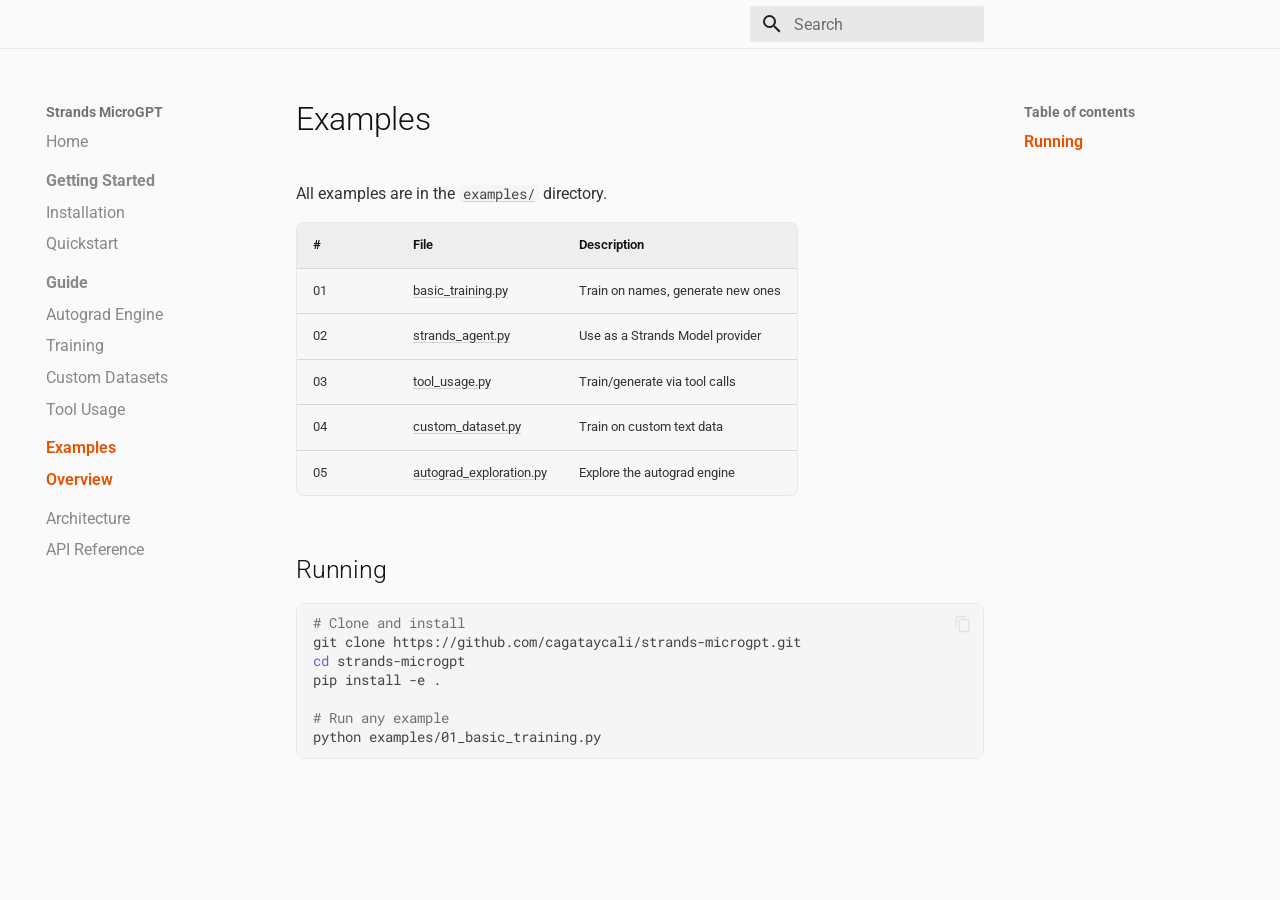
<file: examples/overview/index.html>
<!doctype html>
<html lang="en" class="no-js">
  <head>
    
      <meta charset="utf-8">
      <meta name="viewport" content="width=device-width,initial-scale=1">
      
        <meta name="description" content="Karpathy's pure-Python microGPT as a Strands Agents model provider — zero dependencies, pure autograd, trained from scratch.">
      
      
      
        <link rel="canonical" href="https://cagataycali.github.io/strands-microgpt/examples/overview/">
      
      
        <link rel="prev" href="../../guide/tool-usage/">
      
      
        <link rel="next" href="../../architecture/">
      
      
        
      
      
      <link rel="icon" href="../../assets/images/favicon.png">
      <meta name="generator" content="mkdocs-1.6.1, mkdocs-material-9.7.6">
    
    
      
        <title>Overview - Strands MicroGPT</title>
      
    
    
      <link rel="stylesheet" href="../../assets/stylesheets/main.484c7ddc.min.css">
      
        
        <link rel="stylesheet" href="../../assets/stylesheets/palette.ab4e12ef.min.css">
      
      


    
    
      
    
    
      
        
        
        <link rel="preconnect" href="https://fonts.gstatic.com" crossorigin>
        <link rel="stylesheet" href="https://fonts.googleapis.com/css?family=Roboto:300,300i,400,400i,700,700i%7CRoboto+Mono:400,400i,700,700i&display=fallback">
        <style>:root{--md-text-font:"Roboto";--md-code-font:"Roboto Mono"}</style>
      
    
    
      <link rel="stylesheet" href="../../stylesheets/extra.css?v=1">
    
    <script>__md_scope=new URL("../..",location),__md_hash=e=>[...e].reduce(((e,_)=>(e<<5)-e+_.charCodeAt(0)),0),__md_get=(e,_=localStorage,t=__md_scope)=>JSON.parse(_.getItem(t.pathname+"."+e)),__md_set=(e,_,t=localStorage,a=__md_scope)=>{try{t.setItem(a.pathname+"."+e,JSON.stringify(_))}catch(e){}}</script>
    
      

    
    
  </head>
  
  
    
    
      
    
    
    
    
    <body dir="ltr" data-md-color-scheme="default" data-md-color-primary="white" data-md-color-accent="deep-orange">
  
    
    <input class="md-toggle" data-md-toggle="drawer" type="checkbox" id="__drawer" autocomplete="off">
    <input class="md-toggle" data-md-toggle="search" type="checkbox" id="__search" autocomplete="off">
    <label class="md-overlay" for="__drawer"></label>
    <div data-md-component="skip">
      
        
        <a href="#examples" class="md-skip">
          Skip to content
        </a>
      
    </div>
    <div data-md-component="announce">
      
    </div>
    
    
      

  

<header class="md-header md-header--shadow" data-md-component="header">
  <nav class="md-header__inner md-grid" aria-label="Header">
    <a href="../.." title="Strands MicroGPT" class="md-header__button md-logo" aria-label="Strands MicroGPT" data-md-component="logo">
      
  
  <svg xmlns="http://www.w3.org/2000/svg" viewBox="0 0 24 24"><path d="M12 8a3 3 0 0 0 3-3 3 3 0 0 0-3-3 3 3 0 0 0-3 3 3 3 0 0 0 3 3m0 3.54C9.64 9.35 6.5 8 3 8v11c3.5 0 6.64 1.35 9 3.54 2.36-2.19 5.5-3.54 9-3.54V8c-3.5 0-6.64 1.35-9 3.54"/></svg>

    </a>
    <label class="md-header__button md-icon" for="__drawer">
      
      <svg xmlns="http://www.w3.org/2000/svg" viewBox="0 0 24 24"><path d="M3 6h18v2H3zm0 5h18v2H3zm0 5h18v2H3z"/></svg>
    </label>
    <div class="md-header__title" data-md-component="header-title">
      <div class="md-header__ellipsis">
        <div class="md-header__topic">
          <span class="md-ellipsis">
            Strands MicroGPT
          </span>
        </div>
        <div class="md-header__topic" data-md-component="header-topic">
          <span class="md-ellipsis">
            
              Overview
            
          </span>
        </div>
      </div>
    </div>
    
      
        <form class="md-header__option" data-md-component="palette">
  
    
    
    
    <input class="md-option" data-md-color-media="" data-md-color-scheme="default" data-md-color-primary="white" data-md-color-accent="deep-orange"  aria-label="Switch to dark mode"  type="radio" name="__palette" id="__palette_0">
    
      <label class="md-header__button md-icon" title="Switch to dark mode" for="__palette_1" hidden>
        <svg xmlns="http://www.w3.org/2000/svg" viewBox="0 0 24 24"><path d="M12 8a4 4 0 0 0-4 4 4 4 0 0 0 4 4 4 4 0 0 0 4-4 4 4 0 0 0-4-4m0 10a6 6 0 0 1-6-6 6 6 0 0 1 6-6 6 6 0 0 1 6 6 6 6 0 0 1-6 6m8-9.31V4h-4.69L12 .69 8.69 4H4v4.69L.69 12 4 15.31V20h4.69L12 23.31 15.31 20H20v-4.69L23.31 12z"/></svg>
      </label>
    
  
    
    
    
    <input class="md-option" data-md-color-media="" data-md-color-scheme="slate" data-md-color-primary="black" data-md-color-accent="deep-orange"  aria-label="Switch to light mode"  type="radio" name="__palette" id="__palette_1">
    
      <label class="md-header__button md-icon" title="Switch to light mode" for="__palette_0" hidden>
        <svg xmlns="http://www.w3.org/2000/svg" viewBox="0 0 24 24"><path d="M12 18c-.89 0-1.74-.2-2.5-.55C11.56 16.5 13 14.42 13 12s-1.44-4.5-3.5-5.45C10.26 6.2 11.11 6 12 6a6 6 0 0 1 6 6 6 6 0 0 1-6 6m8-9.31V4h-4.69L12 .69 8.69 4H4v4.69L.69 12 4 15.31V20h4.69L12 23.31 15.31 20H20v-4.69L23.31 12z"/></svg>
      </label>
    
  
</form>
      
    
    
      <script>var palette=__md_get("__palette");if(palette&&palette.color){if("(prefers-color-scheme)"===palette.color.media){var media=matchMedia("(prefers-color-scheme: light)"),input=document.querySelector(media.matches?"[data-md-color-media='(prefers-color-scheme: light)']":"[data-md-color-media='(prefers-color-scheme: dark)']");palette.color.media=input.getAttribute("data-md-color-media"),palette.color.scheme=input.getAttribute("data-md-color-scheme"),palette.color.primary=input.getAttribute("data-md-color-primary"),palette.color.accent=input.getAttribute("data-md-color-accent")}for(var[key,value]of Object.entries(palette.color))document.body.setAttribute("data-md-color-"+key,value)}</script>
    
    
    
      
      
        <label class="md-header__button md-icon" for="__search">
          
          <svg xmlns="http://www.w3.org/2000/svg" viewBox="0 0 24 24"><path d="M9.5 3A6.5 6.5 0 0 1 16 9.5c0 1.61-.59 3.09-1.56 4.23l.27.27h.79l5 5-1.5 1.5-5-5v-.79l-.27-.27A6.52 6.52 0 0 1 9.5 16 6.5 6.5 0 0 1 3 9.5 6.5 6.5 0 0 1 9.5 3m0 2C7 5 5 7 5 9.5S7 14 9.5 14 14 12 14 9.5 12 5 9.5 5"/></svg>
        </label>
        <div class="md-search" data-md-component="search" role="dialog">
  <label class="md-search__overlay" for="__search"></label>
  <div class="md-search__inner" role="search">
    <form class="md-search__form" name="search">
      <input type="text" class="md-search__input" name="query" aria-label="Search" placeholder="Search" autocapitalize="off" autocorrect="off" autocomplete="off" spellcheck="false" data-md-component="search-query" required>
      <label class="md-search__icon md-icon" for="__search">
        
        <svg xmlns="http://www.w3.org/2000/svg" viewBox="0 0 24 24"><path d="M9.5 3A6.5 6.5 0 0 1 16 9.5c0 1.61-.59 3.09-1.56 4.23l.27.27h.79l5 5-1.5 1.5-5-5v-.79l-.27-.27A6.52 6.52 0 0 1 9.5 16 6.5 6.5 0 0 1 3 9.5 6.5 6.5 0 0 1 9.5 3m0 2C7 5 5 7 5 9.5S7 14 9.5 14 14 12 14 9.5 12 5 9.5 5"/></svg>
        
        <svg xmlns="http://www.w3.org/2000/svg" viewBox="0 0 24 24"><path d="M20 11v2H8l5.5 5.5-1.42 1.42L4.16 12l7.92-7.92L13.5 5.5 8 11z"/></svg>
      </label>
      <nav class="md-search__options" aria-label="Search">
        
        <button type="reset" class="md-search__icon md-icon" title="Clear" aria-label="Clear" tabindex="-1">
          
          <svg xmlns="http://www.w3.org/2000/svg" viewBox="0 0 24 24"><path d="M19 6.41 17.59 5 12 10.59 6.41 5 5 6.41 10.59 12 5 17.59 6.41 19 12 13.41 17.59 19 19 17.59 13.41 12z"/></svg>
        </button>
      </nav>
      
        <div class="md-search__suggest" data-md-component="search-suggest"></div>
      
    </form>
    <div class="md-search__output">
      <div class="md-search__scrollwrap" tabindex="0" data-md-scrollfix>
        <div class="md-search-result" data-md-component="search-result">
          <div class="md-search-result__meta">
            Initializing search
          </div>
          <ol class="md-search-result__list" role="presentation"></ol>
        </div>
      </div>
    </div>
  </div>
</div>
      
    
    
      <div class="md-header__source">
        <a href="https://github.com/cagataycali/strands-microgpt" title="Go to repository" class="md-source" data-md-component="source">
  <div class="md-source__icon md-icon">
    
    <svg xmlns="http://www.w3.org/2000/svg" viewBox="0 0 512 512"><!--! Font Awesome Free 7.1.0 by @fontawesome - https://fontawesome.com License - https://fontawesome.com/license/free (Icons: CC BY 4.0, Fonts: SIL OFL 1.1, Code: MIT License) Copyright 2025 Fonticons, Inc.--><path d="M173.9 397.4c0 2-2.3 3.6-5.2 3.6-3.3.3-5.6-1.3-5.6-3.6 0-2 2.3-3.6 5.2-3.6 3-.3 5.6 1.3 5.6 3.6m-31.1-4.5c-.7 2 1.3 4.3 4.3 4.9 2.6 1 5.6 0 6.2-2s-1.3-4.3-4.3-5.2c-2.6-.7-5.5.3-6.2 2.3m44.2-1.7c-2.9.7-4.9 2.6-4.6 4.9.3 2 2.9 3.3 5.9 2.6 2.9-.7 4.9-2.6 4.6-4.6-.3-1.9-3-3.2-5.9-2.9M252.8 8C114.1 8 8 113.3 8 252c0 110.9 69.8 205.8 169.5 239.2 12.8 2.3 17.3-5.6 17.3-12.1 0-6.2-.3-40.4-.3-61.4 0 0-70 15-84.7-29.8 0 0-11.4-29.1-27.8-36.6 0 0-22.9-15.7 1.6-15.4 0 0 24.9 2 38.6 25.8 21.9 38.6 58.6 27.5 72.9 20.9 2.3-16 8.8-27.1 16-33.7-55.9-6.2-112.3-14.3-112.3-110.5 0-27.5 7.6-41.3 23.6-58.9-2.6-6.5-11.1-33.3 2.6-67.9 20.9-6.5 69 27 69 27 20-5.6 41.5-8.5 62.8-8.5s42.8 2.9 62.8 8.5c0 0 48.1-33.6 69-27 13.7 34.7 5.2 61.4 2.6 67.9 16 17.7 25.8 31.5 25.8 58.9 0 96.5-58.9 104.2-114.8 110.5 9.2 7.9 17 22.9 17 46.4 0 33.7-.3 75.4-.3 83.6 0 6.5 4.6 14.4 17.3 12.1C436.2 457.8 504 362.9 504 252 504 113.3 391.5 8 252.8 8M105.2 352.9c-1.3 1-1 3.3.7 5.2 1.6 1.6 3.9 2.3 5.2 1 1.3-1 1-3.3-.7-5.2-1.6-1.6-3.9-2.3-5.2-1m-10.8-8.1c-.7 1.3.3 2.9 2.3 3.9 1.6 1 3.6.7 4.3-.7.7-1.3-.3-2.9-2.3-3.9-2-.6-3.6-.3-4.3.7m32.4 35.6c-1.6 1.3-1 4.3 1.3 6.2 2.3 2.3 5.2 2.6 6.5 1 1.3-1.3.7-4.3-1.3-6.2-2.2-2.3-5.2-2.6-6.5-1m-11.4-14.7c-1.6 1-1.6 3.6 0 5.9s4.3 3.3 5.6 2.3c1.6-1.3 1.6-3.9 0-6.2-1.4-2.3-4-3.3-5.6-2"/></svg>
  </div>
  <div class="md-source__repository">
    cagataycali/strands-microgpt
  </div>
</a>
      </div>
    
  </nav>
  
</header>
    
    <div class="md-container" data-md-component="container">
      
      
        
          
        
      
      <main class="md-main" data-md-component="main">
        <div class="md-main__inner md-grid">
          
            
              
              <div class="md-sidebar md-sidebar--primary" data-md-component="sidebar" data-md-type="navigation" >
                <div class="md-sidebar__scrollwrap">
                  <div class="md-sidebar__inner">
                    



<nav class="md-nav md-nav--primary" aria-label="Navigation" data-md-level="0">
  <label class="md-nav__title" for="__drawer">
    <a href="../.." title="Strands MicroGPT" class="md-nav__button md-logo" aria-label="Strands MicroGPT" data-md-component="logo">
      
  
  <svg xmlns="http://www.w3.org/2000/svg" viewBox="0 0 24 24"><path d="M12 8a3 3 0 0 0 3-3 3 3 0 0 0-3-3 3 3 0 0 0-3 3 3 3 0 0 0 3 3m0 3.54C9.64 9.35 6.5 8 3 8v11c3.5 0 6.64 1.35 9 3.54 2.36-2.19 5.5-3.54 9-3.54V8c-3.5 0-6.64 1.35-9 3.54"/></svg>

    </a>
    Strands MicroGPT
  </label>
  
    <div class="md-nav__source">
      <a href="https://github.com/cagataycali/strands-microgpt" title="Go to repository" class="md-source" data-md-component="source">
  <div class="md-source__icon md-icon">
    
    <svg xmlns="http://www.w3.org/2000/svg" viewBox="0 0 512 512"><!--! Font Awesome Free 7.1.0 by @fontawesome - https://fontawesome.com License - https://fontawesome.com/license/free (Icons: CC BY 4.0, Fonts: SIL OFL 1.1, Code: MIT License) Copyright 2025 Fonticons, Inc.--><path d="M173.9 397.4c0 2-2.3 3.6-5.2 3.6-3.3.3-5.6-1.3-5.6-3.6 0-2 2.3-3.6 5.2-3.6 3-.3 5.6 1.3 5.6 3.6m-31.1-4.5c-.7 2 1.3 4.3 4.3 4.9 2.6 1 5.6 0 6.2-2s-1.3-4.3-4.3-5.2c-2.6-.7-5.5.3-6.2 2.3m44.2-1.7c-2.9.7-4.9 2.6-4.6 4.9.3 2 2.9 3.3 5.9 2.6 2.9-.7 4.9-2.6 4.6-4.6-.3-1.9-3-3.2-5.9-2.9M252.8 8C114.1 8 8 113.3 8 252c0 110.9 69.8 205.8 169.5 239.2 12.8 2.3 17.3-5.6 17.3-12.1 0-6.2-.3-40.4-.3-61.4 0 0-70 15-84.7-29.8 0 0-11.4-29.1-27.8-36.6 0 0-22.9-15.7 1.6-15.4 0 0 24.9 2 38.6 25.8 21.9 38.6 58.6 27.5 72.9 20.9 2.3-16 8.8-27.1 16-33.7-55.9-6.2-112.3-14.3-112.3-110.5 0-27.5 7.6-41.3 23.6-58.9-2.6-6.5-11.1-33.3 2.6-67.9 20.9-6.5 69 27 69 27 20-5.6 41.5-8.5 62.8-8.5s42.8 2.9 62.8 8.5c0 0 48.1-33.6 69-27 13.7 34.7 5.2 61.4 2.6 67.9 16 17.7 25.8 31.5 25.8 58.9 0 96.5-58.9 104.2-114.8 110.5 9.2 7.9 17 22.9 17 46.4 0 33.7-.3 75.4-.3 83.6 0 6.5 4.6 14.4 17.3 12.1C436.2 457.8 504 362.9 504 252 504 113.3 391.5 8 252.8 8M105.2 352.9c-1.3 1-1 3.3.7 5.2 1.6 1.6 3.9 2.3 5.2 1 1.3-1 1-3.3-.7-5.2-1.6-1.6-3.9-2.3-5.2-1m-10.8-8.1c-.7 1.3.3 2.9 2.3 3.9 1.6 1 3.6.7 4.3-.7.7-1.3-.3-2.9-2.3-3.9-2-.6-3.6-.3-4.3.7m32.4 35.6c-1.6 1.3-1 4.3 1.3 6.2 2.3 2.3 5.2 2.6 6.5 1 1.3-1.3.7-4.3-1.3-6.2-2.2-2.3-5.2-2.6-6.5-1m-11.4-14.7c-1.6 1-1.6 3.6 0 5.9s4.3 3.3 5.6 2.3c1.6-1.3 1.6-3.9 0-6.2-1.4-2.3-4-3.3-5.6-2"/></svg>
  </div>
  <div class="md-source__repository">
    cagataycali/strands-microgpt
  </div>
</a>
    </div>
  
  <ul class="md-nav__list" data-md-scrollfix>
    
      
      
  
  
  
  
    <li class="md-nav__item">
      <a href="../.." class="md-nav__link">
        
  
  
  <span class="md-ellipsis">
    
  
    Home
  

    
  </span>
  
  

      </a>
    </li>
  

    
      
      
  
  
  
  
    
    
      
        
      
        
      
    
    
    
      
        
        
      
    
    
    <li class="md-nav__item md-nav__item--section md-nav__item--nested">
      
        
        
          
        
        <input class="md-nav__toggle md-toggle md-toggle--indeterminate" type="checkbox" id="__nav_2" >
        
          
          <label class="md-nav__link" for="__nav_2" id="__nav_2_label" tabindex="">
            
  
  
  <span class="md-ellipsis">
    
  
    Getting Started
  

    
  </span>
  
  

            <span class="md-nav__icon md-icon"></span>
          </label>
        
        <nav class="md-nav" data-md-level="1" aria-labelledby="__nav_2_label" aria-expanded="false">
          <label class="md-nav__title" for="__nav_2">
            <span class="md-nav__icon md-icon"></span>
            
  
    Getting Started
  

          </label>
          <ul class="md-nav__list" data-md-scrollfix>
            
              
                
  
  
  
  
    <li class="md-nav__item">
      <a href="../../getting-started/installation/" class="md-nav__link">
        
  
  
  <span class="md-ellipsis">
    
  
    Installation
  

    
  </span>
  
  

      </a>
    </li>
  

              
            
              
                
  
  
  
  
    <li class="md-nav__item">
      <a href="../../getting-started/quickstart/" class="md-nav__link">
        
  
  
  <span class="md-ellipsis">
    
  
    Quickstart
  

    
  </span>
  
  

      </a>
    </li>
  

              
            
          </ul>
        </nav>
      
    </li>
  

    
      
      
  
  
  
  
    
    
      
        
      
        
      
        
      
        
      
    
    
    
      
        
        
      
    
    
    <li class="md-nav__item md-nav__item--section md-nav__item--nested">
      
        
        
          
        
        <input class="md-nav__toggle md-toggle md-toggle--indeterminate" type="checkbox" id="__nav_3" >
        
          
          <label class="md-nav__link" for="__nav_3" id="__nav_3_label" tabindex="">
            
  
  
  <span class="md-ellipsis">
    
  
    Guide
  

    
  </span>
  
  

            <span class="md-nav__icon md-icon"></span>
          </label>
        
        <nav class="md-nav" data-md-level="1" aria-labelledby="__nav_3_label" aria-expanded="false">
          <label class="md-nav__title" for="__nav_3">
            <span class="md-nav__icon md-icon"></span>
            
  
    Guide
  

          </label>
          <ul class="md-nav__list" data-md-scrollfix>
            
              
                
  
  
  
  
    <li class="md-nav__item">
      <a href="../../guide/autograd/" class="md-nav__link">
        
  
  
  <span class="md-ellipsis">
    
  
    Autograd Engine
  

    
  </span>
  
  

      </a>
    </li>
  

              
            
              
                
  
  
  
  
    <li class="md-nav__item">
      <a href="../../guide/training/" class="md-nav__link">
        
  
  
  <span class="md-ellipsis">
    
  
    Training
  

    
  </span>
  
  

      </a>
    </li>
  

              
            
              
                
  
  
  
  
    <li class="md-nav__item">
      <a href="../../guide/custom-datasets/" class="md-nav__link">
        
  
  
  <span class="md-ellipsis">
    
  
    Custom Datasets
  

    
  </span>
  
  

      </a>
    </li>
  

              
            
              
                
  
  
  
  
    <li class="md-nav__item">
      <a href="../../guide/tool-usage/" class="md-nav__link">
        
  
  
  <span class="md-ellipsis">
    
  
    Tool Usage
  

    
  </span>
  
  

      </a>
    </li>
  

              
            
          </ul>
        </nav>
      
    </li>
  

    
      
      
  
  
    
  
  
  
    
    
      
        
      
    
    
    
      
        
        
      
    
    
    <li class="md-nav__item md-nav__item--active md-nav__item--section md-nav__item--nested">
      
        
        
        <input class="md-nav__toggle md-toggle " type="checkbox" id="__nav_4" checked>
        
          
          <label class="md-nav__link" for="__nav_4" id="__nav_4_label" tabindex="">
            
  
  
  <span class="md-ellipsis">
    
  
    Examples
  

    
  </span>
  
  

            <span class="md-nav__icon md-icon"></span>
          </label>
        
        <nav class="md-nav" data-md-level="1" aria-labelledby="__nav_4_label" aria-expanded="true">
          <label class="md-nav__title" for="__nav_4">
            <span class="md-nav__icon md-icon"></span>
            
  
    Examples
  

          </label>
          <ul class="md-nav__list" data-md-scrollfix>
            
              
                
  
  
    
  
  
  
    <li class="md-nav__item md-nav__item--active">
      
      <input class="md-nav__toggle md-toggle" type="checkbox" id="__toc">
      
      
        
      
      
        <label class="md-nav__link md-nav__link--active" for="__toc">
          
  
  
  <span class="md-ellipsis">
    
  
    Overview
  

    
  </span>
  
  

          <span class="md-nav__icon md-icon"></span>
        </label>
      
      <a href="./" class="md-nav__link md-nav__link--active">
        
  
  
  <span class="md-ellipsis">
    
  
    Overview
  

    
  </span>
  
  

      </a>
      
        

<nav class="md-nav md-nav--secondary" aria-label="Table of contents">
  
  
  
    
  
  
    <label class="md-nav__title" for="__toc">
      <span class="md-nav__icon md-icon"></span>
      Table of contents
    </label>
    <ul class="md-nav__list" data-md-component="toc" data-md-scrollfix>
      
        <li class="md-nav__item">
  <a href="#running" class="md-nav__link">
    <span class="md-ellipsis">
      
        Running
      
    </span>
  </a>
  
</li>
      
    </ul>
  
</nav>
      
    </li>
  

              
            
          </ul>
        </nav>
      
    </li>
  

    
      
      
  
  
  
  
    <li class="md-nav__item">
      <a href="../../architecture/" class="md-nav__link">
        
  
  
  <span class="md-ellipsis">
    
  
    Architecture
  

    
  </span>
  
  

      </a>
    </li>
  

    
      
      
  
  
  
  
    <li class="md-nav__item">
      <a href="../../api-reference/" class="md-nav__link">
        
  
  
  <span class="md-ellipsis">
    
  
    API Reference
  

    
  </span>
  
  

      </a>
    </li>
  

    
  </ul>
</nav>
                  </div>
                </div>
              </div>
            
            
              
              <div class="md-sidebar md-sidebar--secondary" data-md-component="sidebar" data-md-type="toc" >
                <div class="md-sidebar__scrollwrap">
                  <div class="md-sidebar__inner">
                    

<nav class="md-nav md-nav--secondary" aria-label="Table of contents">
  
  
  
    
  
  
    <label class="md-nav__title" for="__toc">
      <span class="md-nav__icon md-icon"></span>
      Table of contents
    </label>
    <ul class="md-nav__list" data-md-component="toc" data-md-scrollfix>
      
        <li class="md-nav__item">
  <a href="#running" class="md-nav__link">
    <span class="md-ellipsis">
      
        Running
      
    </span>
  </a>
  
</li>
      
    </ul>
  
</nav>
                  </div>
                </div>
              </div>
            
          
          
            <div class="md-content" data-md-component="content">
              
              <article class="md-content__inner md-typeset">
                
                  


  
  


<h1 id="examples">Examples<a class="headerlink" href="#examples" title="Permanent link">&para;</a></h1>
<p>All examples are in the <a href="https://github.com/cagataycali/strands-microgpt/tree/main/examples"><code>examples/</code></a> directory.</p>
<table>
<thead>
<tr>
<th>#</th>
<th>File</th>
<th>Description</th>
</tr>
</thead>
<tbody>
<tr>
<td>01</td>
<td><a href="https://github.com/cagataycali/strands-microgpt/blob/main/examples/01_basic_training.py">basic_training.py</a></td>
<td>Train on names, generate new ones</td>
</tr>
<tr>
<td>02</td>
<td><a href="https://github.com/cagataycali/strands-microgpt/blob/main/examples/02_strands_agent.py">strands_agent.py</a></td>
<td>Use as a Strands Model provider</td>
</tr>
<tr>
<td>03</td>
<td><a href="https://github.com/cagataycali/strands-microgpt/blob/main/examples/03_tool_usage.py">tool_usage.py</a></td>
<td>Train/generate via tool calls</td>
</tr>
<tr>
<td>04</td>
<td><a href="https://github.com/cagataycali/strands-microgpt/blob/main/examples/04_custom_dataset.py">custom_dataset.py</a></td>
<td>Train on custom text data</td>
</tr>
<tr>
<td>05</td>
<td><a href="https://github.com/cagataycali/strands-microgpt/blob/main/examples/05_autograd_exploration.py">autograd_exploration.py</a></td>
<td>Explore the autograd engine</td>
</tr>
</tbody>
</table>
<h2 id="running">Running<a class="headerlink" href="#running" title="Permanent link">&para;</a></h2>
<div class="language-bash highlight"><pre><span></span><code><span id="__span-0-1"><a id="__codelineno-0-1" name="__codelineno-0-1" href="#__codelineno-0-1"></a><span class="c1"># Clone and install</span>
</span><span id="__span-0-2"><a id="__codelineno-0-2" name="__codelineno-0-2" href="#__codelineno-0-2"></a>git<span class="w"> </span>clone<span class="w"> </span>https://github.com/cagataycali/strands-microgpt.git
</span><span id="__span-0-3"><a id="__codelineno-0-3" name="__codelineno-0-3" href="#__codelineno-0-3"></a><span class="nb">cd</span><span class="w"> </span>strands-microgpt
</span><span id="__span-0-4"><a id="__codelineno-0-4" name="__codelineno-0-4" href="#__codelineno-0-4"></a>pip<span class="w"> </span>install<span class="w"> </span>-e<span class="w"> </span>.
</span><span id="__span-0-5"><a id="__codelineno-0-5" name="__codelineno-0-5" href="#__codelineno-0-5"></a>
</span><span id="__span-0-6"><a id="__codelineno-0-6" name="__codelineno-0-6" href="#__codelineno-0-6"></a><span class="c1"># Run any example</span>
</span><span id="__span-0-7"><a id="__codelineno-0-7" name="__codelineno-0-7" href="#__codelineno-0-7"></a>python<span class="w"> </span>examples/01_basic_training.py
</span></code></pre></div>












                
              </article>
            </div>
          
          
  <script>var tabs=__md_get("__tabs");if(Array.isArray(tabs))e:for(var set of document.querySelectorAll(".tabbed-set")){var labels=set.querySelector(".tabbed-labels");for(var tab of tabs)for(var label of labels.getElementsByTagName("label"))if(label.innerText.trim()===tab){var input=document.getElementById(label.htmlFor);input.checked=!0;continue e}}</script>

<script>var target=document.getElementById(location.hash.slice(1));target&&target.name&&(target.checked=target.name.startsWith("__tabbed_"))</script>
        </div>
        
          <button type="button" class="md-top md-icon" data-md-component="top" hidden>
  
  <svg xmlns="http://www.w3.org/2000/svg" viewBox="0 0 24 24"><path d="M13 20h-2V8l-5.5 5.5-1.42-1.42L12 4.16l7.92 7.92-1.42 1.42L13 8z"/></svg>
  Back to top
</button>
        
      </main>
      
        <footer class="md-footer">
  
  <div class="md-footer-meta md-typeset">
    <div class="md-footer-meta__inner md-grid">
      <div class="md-copyright">
  
  
    Made with
    <a href="https://squidfunk.github.io/mkdocs-material/" target="_blank" rel="noopener">
      Material for MkDocs
    </a>
  
</div>
      
    </div>
  </div>
</footer>
      
    </div>
    <div class="md-dialog" data-md-component="dialog">
      <div class="md-dialog__inner md-typeset"></div>
    </div>
    
    
    
      
      
      <script id="__config" type="application/json">{"annotate": null, "base": "../..", "features": ["navigation.sections", "navigation.expand", "navigation.indexes", "toc.follow", "content.code.copy", "content.code.annotate", "content.tabs.link", "navigation.top", "navigation.tracking", "search.suggest", "search.highlight"], "search": "../../assets/javascripts/workers/search.2c215733.min.js", "tags": null, "translations": {"clipboard.copied": "Copied to clipboard", "clipboard.copy": "Copy to clipboard", "search.result.more.one": "1 more on this page", "search.result.more.other": "# more on this page", "search.result.none": "No matching documents", "search.result.one": "1 matching document", "search.result.other": "# matching documents", "search.result.placeholder": "Type to start searching", "search.result.term.missing": "Missing", "select.version": "Select version"}, "version": null}</script>
    
    
      <script src="../../assets/javascripts/bundle.79ae519e.min.js"></script>
      
    
  </body>
</html>
</file>
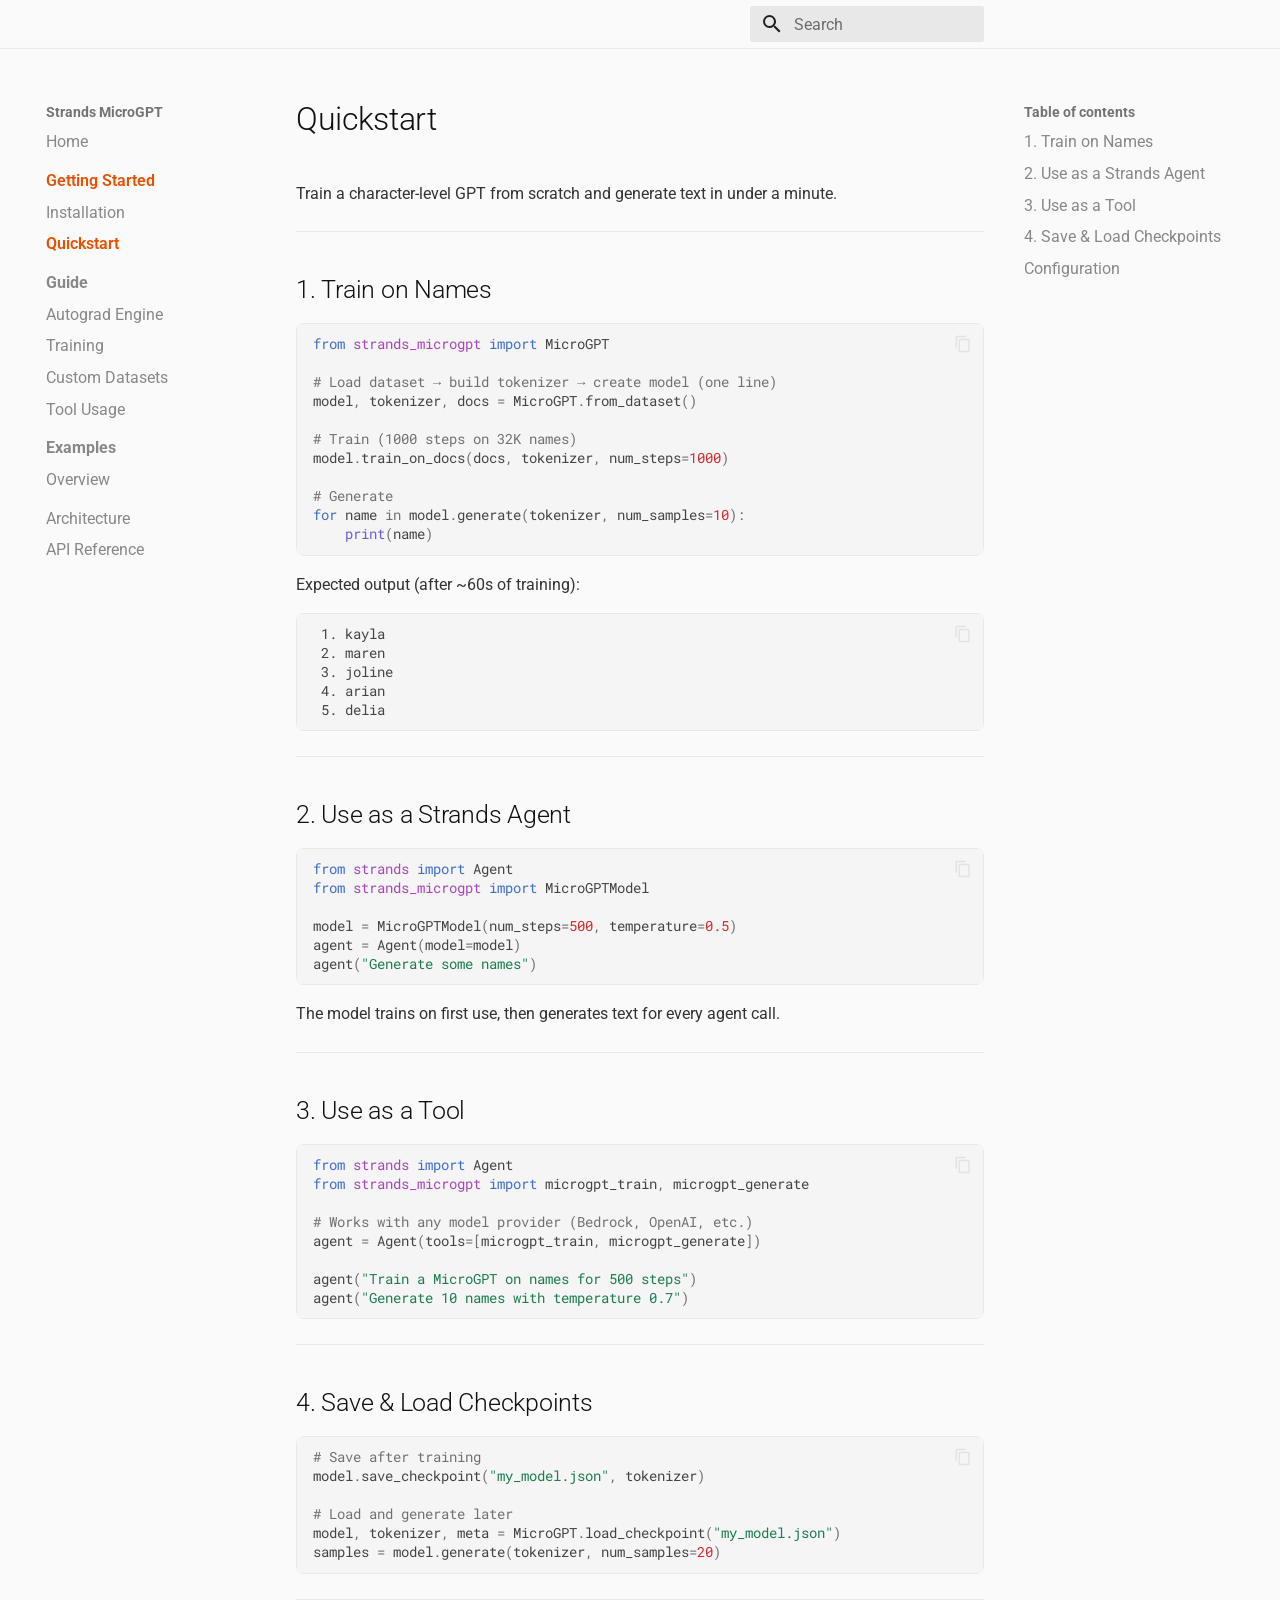
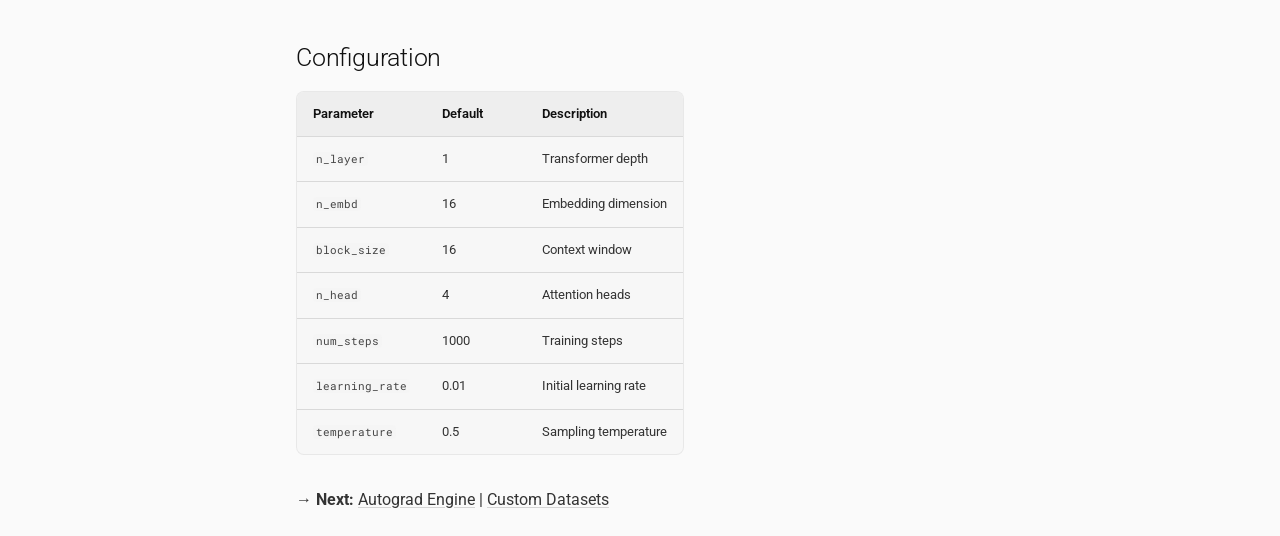
<file: getting-started/quickstart/index.html>
<!doctype html>
<html lang="en" class="no-js">
  <head>
    
      <meta charset="utf-8">
      <meta name="viewport" content="width=device-width,initial-scale=1">
      
        <meta name="description" content="Karpathy's pure-Python microGPT as a Strands Agents model provider — zero dependencies, pure autograd, trained from scratch.">
      
      
      
        <link rel="canonical" href="https://cagataycali.github.io/strands-microgpt/getting-started/quickstart/">
      
      
        <link rel="prev" href="../installation/">
      
      
        <link rel="next" href="../../guide/autograd/">
      
      
        
      
      
      <link rel="icon" href="../../assets/images/favicon.png">
      <meta name="generator" content="mkdocs-1.6.1, mkdocs-material-9.7.6">
    
    
      
        <title>Quickstart - Strands MicroGPT</title>
      
    
    
      <link rel="stylesheet" href="../../assets/stylesheets/main.484c7ddc.min.css">
      
        
        <link rel="stylesheet" href="../../assets/stylesheets/palette.ab4e12ef.min.css">
      
      


    
    
      
    
    
      
        
        
        <link rel="preconnect" href="https://fonts.gstatic.com" crossorigin>
        <link rel="stylesheet" href="https://fonts.googleapis.com/css?family=Roboto:300,300i,400,400i,700,700i%7CRoboto+Mono:400,400i,700,700i&display=fallback">
        <style>:root{--md-text-font:"Roboto";--md-code-font:"Roboto Mono"}</style>
      
    
    
      <link rel="stylesheet" href="../../stylesheets/extra.css?v=1">
    
    <script>__md_scope=new URL("../..",location),__md_hash=e=>[...e].reduce(((e,_)=>(e<<5)-e+_.charCodeAt(0)),0),__md_get=(e,_=localStorage,t=__md_scope)=>JSON.parse(_.getItem(t.pathname+"."+e)),__md_set=(e,_,t=localStorage,a=__md_scope)=>{try{t.setItem(a.pathname+"."+e,JSON.stringify(_))}catch(e){}}</script>
    
      

    
    
  </head>
  
  
    
    
      
    
    
    
    
    <body dir="ltr" data-md-color-scheme="default" data-md-color-primary="white" data-md-color-accent="deep-orange">
  
    
    <input class="md-toggle" data-md-toggle="drawer" type="checkbox" id="__drawer" autocomplete="off">
    <input class="md-toggle" data-md-toggle="search" type="checkbox" id="__search" autocomplete="off">
    <label class="md-overlay" for="__drawer"></label>
    <div data-md-component="skip">
      
        
        <a href="#quickstart" class="md-skip">
          Skip to content
        </a>
      
    </div>
    <div data-md-component="announce">
      
    </div>
    
    
      

  

<header class="md-header md-header--shadow" data-md-component="header">
  <nav class="md-header__inner md-grid" aria-label="Header">
    <a href="../.." title="Strands MicroGPT" class="md-header__button md-logo" aria-label="Strands MicroGPT" data-md-component="logo">
      
  
  <svg xmlns="http://www.w3.org/2000/svg" viewBox="0 0 24 24"><path d="M12 8a3 3 0 0 0 3-3 3 3 0 0 0-3-3 3 3 0 0 0-3 3 3 3 0 0 0 3 3m0 3.54C9.64 9.35 6.5 8 3 8v11c3.5 0 6.64 1.35 9 3.54 2.36-2.19 5.5-3.54 9-3.54V8c-3.5 0-6.64 1.35-9 3.54"/></svg>

    </a>
    <label class="md-header__button md-icon" for="__drawer">
      
      <svg xmlns="http://www.w3.org/2000/svg" viewBox="0 0 24 24"><path d="M3 6h18v2H3zm0 5h18v2H3zm0 5h18v2H3z"/></svg>
    </label>
    <div class="md-header__title" data-md-component="header-title">
      <div class="md-header__ellipsis">
        <div class="md-header__topic">
          <span class="md-ellipsis">
            Strands MicroGPT
          </span>
        </div>
        <div class="md-header__topic" data-md-component="header-topic">
          <span class="md-ellipsis">
            
              Quickstart
            
          </span>
        </div>
      </div>
    </div>
    
      
        <form class="md-header__option" data-md-component="palette">
  
    
    
    
    <input class="md-option" data-md-color-media="" data-md-color-scheme="default" data-md-color-primary="white" data-md-color-accent="deep-orange"  aria-label="Switch to dark mode"  type="radio" name="__palette" id="__palette_0">
    
      <label class="md-header__button md-icon" title="Switch to dark mode" for="__palette_1" hidden>
        <svg xmlns="http://www.w3.org/2000/svg" viewBox="0 0 24 24"><path d="M12 8a4 4 0 0 0-4 4 4 4 0 0 0 4 4 4 4 0 0 0 4-4 4 4 0 0 0-4-4m0 10a6 6 0 0 1-6-6 6 6 0 0 1 6-6 6 6 0 0 1 6 6 6 6 0 0 1-6 6m8-9.31V4h-4.69L12 .69 8.69 4H4v4.69L.69 12 4 15.31V20h4.69L12 23.31 15.31 20H20v-4.69L23.31 12z"/></svg>
      </label>
    
  
    
    
    
    <input class="md-option" data-md-color-media="" data-md-color-scheme="slate" data-md-color-primary="black" data-md-color-accent="deep-orange"  aria-label="Switch to light mode"  type="radio" name="__palette" id="__palette_1">
    
      <label class="md-header__button md-icon" title="Switch to light mode" for="__palette_0" hidden>
        <svg xmlns="http://www.w3.org/2000/svg" viewBox="0 0 24 24"><path d="M12 18c-.89 0-1.74-.2-2.5-.55C11.56 16.5 13 14.42 13 12s-1.44-4.5-3.5-5.45C10.26 6.2 11.11 6 12 6a6 6 0 0 1 6 6 6 6 0 0 1-6 6m8-9.31V4h-4.69L12 .69 8.69 4H4v4.69L.69 12 4 15.31V20h4.69L12 23.31 15.31 20H20v-4.69L23.31 12z"/></svg>
      </label>
    
  
</form>
      
    
    
      <script>var palette=__md_get("__palette");if(palette&&palette.color){if("(prefers-color-scheme)"===palette.color.media){var media=matchMedia("(prefers-color-scheme: light)"),input=document.querySelector(media.matches?"[data-md-color-media='(prefers-color-scheme: light)']":"[data-md-color-media='(prefers-color-scheme: dark)']");palette.color.media=input.getAttribute("data-md-color-media"),palette.color.scheme=input.getAttribute("data-md-color-scheme"),palette.color.primary=input.getAttribute("data-md-color-primary"),palette.color.accent=input.getAttribute("data-md-color-accent")}for(var[key,value]of Object.entries(palette.color))document.body.setAttribute("data-md-color-"+key,value)}</script>
    
    
    
      
      
        <label class="md-header__button md-icon" for="__search">
          
          <svg xmlns="http://www.w3.org/2000/svg" viewBox="0 0 24 24"><path d="M9.5 3A6.5 6.5 0 0 1 16 9.5c0 1.61-.59 3.09-1.56 4.23l.27.27h.79l5 5-1.5 1.5-5-5v-.79l-.27-.27A6.52 6.52 0 0 1 9.5 16 6.5 6.5 0 0 1 3 9.5 6.5 6.5 0 0 1 9.5 3m0 2C7 5 5 7 5 9.5S7 14 9.5 14 14 12 14 9.5 12 5 9.5 5"/></svg>
        </label>
        <div class="md-search" data-md-component="search" role="dialog">
  <label class="md-search__overlay" for="__search"></label>
  <div class="md-search__inner" role="search">
    <form class="md-search__form" name="search">
      <input type="text" class="md-search__input" name="query" aria-label="Search" placeholder="Search" autocapitalize="off" autocorrect="off" autocomplete="off" spellcheck="false" data-md-component="search-query" required>
      <label class="md-search__icon md-icon" for="__search">
        
        <svg xmlns="http://www.w3.org/2000/svg" viewBox="0 0 24 24"><path d="M9.5 3A6.5 6.5 0 0 1 16 9.5c0 1.61-.59 3.09-1.56 4.23l.27.27h.79l5 5-1.5 1.5-5-5v-.79l-.27-.27A6.52 6.52 0 0 1 9.5 16 6.5 6.5 0 0 1 3 9.5 6.5 6.5 0 0 1 9.5 3m0 2C7 5 5 7 5 9.5S7 14 9.5 14 14 12 14 9.5 12 5 9.5 5"/></svg>
        
        <svg xmlns="http://www.w3.org/2000/svg" viewBox="0 0 24 24"><path d="M20 11v2H8l5.5 5.5-1.42 1.42L4.16 12l7.92-7.92L13.5 5.5 8 11z"/></svg>
      </label>
      <nav class="md-search__options" aria-label="Search">
        
        <button type="reset" class="md-search__icon md-icon" title="Clear" aria-label="Clear" tabindex="-1">
          
          <svg xmlns="http://www.w3.org/2000/svg" viewBox="0 0 24 24"><path d="M19 6.41 17.59 5 12 10.59 6.41 5 5 6.41 10.59 12 5 17.59 6.41 19 12 13.41 17.59 19 19 17.59 13.41 12z"/></svg>
        </button>
      </nav>
      
        <div class="md-search__suggest" data-md-component="search-suggest"></div>
      
    </form>
    <div class="md-search__output">
      <div class="md-search__scrollwrap" tabindex="0" data-md-scrollfix>
        <div class="md-search-result" data-md-component="search-result">
          <div class="md-search-result__meta">
            Initializing search
          </div>
          <ol class="md-search-result__list" role="presentation"></ol>
        </div>
      </div>
    </div>
  </div>
</div>
      
    
    
      <div class="md-header__source">
        <a href="https://github.com/cagataycali/strands-microgpt" title="Go to repository" class="md-source" data-md-component="source">
  <div class="md-source__icon md-icon">
    
    <svg xmlns="http://www.w3.org/2000/svg" viewBox="0 0 512 512"><!--! Font Awesome Free 7.1.0 by @fontawesome - https://fontawesome.com License - https://fontawesome.com/license/free (Icons: CC BY 4.0, Fonts: SIL OFL 1.1, Code: MIT License) Copyright 2025 Fonticons, Inc.--><path d="M173.9 397.4c0 2-2.3 3.6-5.2 3.6-3.3.3-5.6-1.3-5.6-3.6 0-2 2.3-3.6 5.2-3.6 3-.3 5.6 1.3 5.6 3.6m-31.1-4.5c-.7 2 1.3 4.3 4.3 4.9 2.6 1 5.6 0 6.2-2s-1.3-4.3-4.3-5.2c-2.6-.7-5.5.3-6.2 2.3m44.2-1.7c-2.9.7-4.9 2.6-4.6 4.9.3 2 2.9 3.3 5.9 2.6 2.9-.7 4.9-2.6 4.6-4.6-.3-1.9-3-3.2-5.9-2.9M252.8 8C114.1 8 8 113.3 8 252c0 110.9 69.8 205.8 169.5 239.2 12.8 2.3 17.3-5.6 17.3-12.1 0-6.2-.3-40.4-.3-61.4 0 0-70 15-84.7-29.8 0 0-11.4-29.1-27.8-36.6 0 0-22.9-15.7 1.6-15.4 0 0 24.9 2 38.6 25.8 21.9 38.6 58.6 27.5 72.9 20.9 2.3-16 8.8-27.1 16-33.7-55.9-6.2-112.3-14.3-112.3-110.5 0-27.5 7.6-41.3 23.6-58.9-2.6-6.5-11.1-33.3 2.6-67.9 20.9-6.5 69 27 69 27 20-5.6 41.5-8.5 62.8-8.5s42.8 2.9 62.8 8.5c0 0 48.1-33.6 69-27 13.7 34.7 5.2 61.4 2.6 67.9 16 17.7 25.8 31.5 25.8 58.9 0 96.5-58.9 104.2-114.8 110.5 9.2 7.9 17 22.9 17 46.4 0 33.7-.3 75.4-.3 83.6 0 6.5 4.6 14.4 17.3 12.1C436.2 457.8 504 362.9 504 252 504 113.3 391.5 8 252.8 8M105.2 352.9c-1.3 1-1 3.3.7 5.2 1.6 1.6 3.9 2.3 5.2 1 1.3-1 1-3.3-.7-5.2-1.6-1.6-3.9-2.3-5.2-1m-10.8-8.1c-.7 1.3.3 2.9 2.3 3.9 1.6 1 3.6.7 4.3-.7.7-1.3-.3-2.9-2.3-3.9-2-.6-3.6-.3-4.3.7m32.4 35.6c-1.6 1.3-1 4.3 1.3 6.2 2.3 2.3 5.2 2.6 6.5 1 1.3-1.3.7-4.3-1.3-6.2-2.2-2.3-5.2-2.6-6.5-1m-11.4-14.7c-1.6 1-1.6 3.6 0 5.9s4.3 3.3 5.6 2.3c1.6-1.3 1.6-3.9 0-6.2-1.4-2.3-4-3.3-5.6-2"/></svg>
  </div>
  <div class="md-source__repository">
    cagataycali/strands-microgpt
  </div>
</a>
      </div>
    
  </nav>
  
</header>
    
    <div class="md-container" data-md-component="container">
      
      
        
          
        
      
      <main class="md-main" data-md-component="main">
        <div class="md-main__inner md-grid">
          
            
              
              <div class="md-sidebar md-sidebar--primary" data-md-component="sidebar" data-md-type="navigation" >
                <div class="md-sidebar__scrollwrap">
                  <div class="md-sidebar__inner">
                    



<nav class="md-nav md-nav--primary" aria-label="Navigation" data-md-level="0">
  <label class="md-nav__title" for="__drawer">
    <a href="../.." title="Strands MicroGPT" class="md-nav__button md-logo" aria-label="Strands MicroGPT" data-md-component="logo">
      
  
  <svg xmlns="http://www.w3.org/2000/svg" viewBox="0 0 24 24"><path d="M12 8a3 3 0 0 0 3-3 3 3 0 0 0-3-3 3 3 0 0 0-3 3 3 3 0 0 0 3 3m0 3.54C9.64 9.35 6.5 8 3 8v11c3.5 0 6.64 1.35 9 3.54 2.36-2.19 5.5-3.54 9-3.54V8c-3.5 0-6.64 1.35-9 3.54"/></svg>

    </a>
    Strands MicroGPT
  </label>
  
    <div class="md-nav__source">
      <a href="https://github.com/cagataycali/strands-microgpt" title="Go to repository" class="md-source" data-md-component="source">
  <div class="md-source__icon md-icon">
    
    <svg xmlns="http://www.w3.org/2000/svg" viewBox="0 0 512 512"><!--! Font Awesome Free 7.1.0 by @fontawesome - https://fontawesome.com License - https://fontawesome.com/license/free (Icons: CC BY 4.0, Fonts: SIL OFL 1.1, Code: MIT License) Copyright 2025 Fonticons, Inc.--><path d="M173.9 397.4c0 2-2.3 3.6-5.2 3.6-3.3.3-5.6-1.3-5.6-3.6 0-2 2.3-3.6 5.2-3.6 3-.3 5.6 1.3 5.6 3.6m-31.1-4.5c-.7 2 1.3 4.3 4.3 4.9 2.6 1 5.6 0 6.2-2s-1.3-4.3-4.3-5.2c-2.6-.7-5.5.3-6.2 2.3m44.2-1.7c-2.9.7-4.9 2.6-4.6 4.9.3 2 2.9 3.3 5.9 2.6 2.9-.7 4.9-2.6 4.6-4.6-.3-1.9-3-3.2-5.9-2.9M252.8 8C114.1 8 8 113.3 8 252c0 110.9 69.8 205.8 169.5 239.2 12.8 2.3 17.3-5.6 17.3-12.1 0-6.2-.3-40.4-.3-61.4 0 0-70 15-84.7-29.8 0 0-11.4-29.1-27.8-36.6 0 0-22.9-15.7 1.6-15.4 0 0 24.9 2 38.6 25.8 21.9 38.6 58.6 27.5 72.9 20.9 2.3-16 8.8-27.1 16-33.7-55.9-6.2-112.3-14.3-112.3-110.5 0-27.5 7.6-41.3 23.6-58.9-2.6-6.5-11.1-33.3 2.6-67.9 20.9-6.5 69 27 69 27 20-5.6 41.5-8.5 62.8-8.5s42.8 2.9 62.8 8.5c0 0 48.1-33.6 69-27 13.7 34.7 5.2 61.4 2.6 67.9 16 17.7 25.8 31.5 25.8 58.9 0 96.5-58.9 104.2-114.8 110.5 9.2 7.9 17 22.9 17 46.4 0 33.7-.3 75.4-.3 83.6 0 6.5 4.6 14.4 17.3 12.1C436.2 457.8 504 362.9 504 252 504 113.3 391.5 8 252.8 8M105.2 352.9c-1.3 1-1 3.3.7 5.2 1.6 1.6 3.9 2.3 5.2 1 1.3-1 1-3.3-.7-5.2-1.6-1.6-3.9-2.3-5.2-1m-10.8-8.1c-.7 1.3.3 2.9 2.3 3.9 1.6 1 3.6.7 4.3-.7.7-1.3-.3-2.9-2.3-3.9-2-.6-3.6-.3-4.3.7m32.4 35.6c-1.6 1.3-1 4.3 1.3 6.2 2.3 2.3 5.2 2.6 6.5 1 1.3-1.3.7-4.3-1.3-6.2-2.2-2.3-5.2-2.6-6.5-1m-11.4-14.7c-1.6 1-1.6 3.6 0 5.9s4.3 3.3 5.6 2.3c1.6-1.3 1.6-3.9 0-6.2-1.4-2.3-4-3.3-5.6-2"/></svg>
  </div>
  <div class="md-source__repository">
    cagataycali/strands-microgpt
  </div>
</a>
    </div>
  
  <ul class="md-nav__list" data-md-scrollfix>
    
      
      
  
  
  
  
    <li class="md-nav__item">
      <a href="../.." class="md-nav__link">
        
  
  
  <span class="md-ellipsis">
    
  
    Home
  

    
  </span>
  
  

      </a>
    </li>
  

    
      
      
  
  
    
  
  
  
    
    
      
        
      
        
      
    
    
    
      
        
        
      
    
    
    <li class="md-nav__item md-nav__item--active md-nav__item--section md-nav__item--nested">
      
        
        
        <input class="md-nav__toggle md-toggle " type="checkbox" id="__nav_2" checked>
        
          
          <label class="md-nav__link" for="__nav_2" id="__nav_2_label" tabindex="">
            
  
  
  <span class="md-ellipsis">
    
  
    Getting Started
  

    
  </span>
  
  

            <span class="md-nav__icon md-icon"></span>
          </label>
        
        <nav class="md-nav" data-md-level="1" aria-labelledby="__nav_2_label" aria-expanded="true">
          <label class="md-nav__title" for="__nav_2">
            <span class="md-nav__icon md-icon"></span>
            
  
    Getting Started
  

          </label>
          <ul class="md-nav__list" data-md-scrollfix>
            
              
                
  
  
  
  
    <li class="md-nav__item">
      <a href="../installation/" class="md-nav__link">
        
  
  
  <span class="md-ellipsis">
    
  
    Installation
  

    
  </span>
  
  

      </a>
    </li>
  

              
            
              
                
  
  
    
  
  
  
    <li class="md-nav__item md-nav__item--active">
      
      <input class="md-nav__toggle md-toggle" type="checkbox" id="__toc">
      
      
        
      
      
        <label class="md-nav__link md-nav__link--active" for="__toc">
          
  
  
  <span class="md-ellipsis">
    
  
    Quickstart
  

    
  </span>
  
  

          <span class="md-nav__icon md-icon"></span>
        </label>
      
      <a href="./" class="md-nav__link md-nav__link--active">
        
  
  
  <span class="md-ellipsis">
    
  
    Quickstart
  

    
  </span>
  
  

      </a>
      
        

<nav class="md-nav md-nav--secondary" aria-label="Table of contents">
  
  
  
    
  
  
    <label class="md-nav__title" for="__toc">
      <span class="md-nav__icon md-icon"></span>
      Table of contents
    </label>
    <ul class="md-nav__list" data-md-component="toc" data-md-scrollfix>
      
        <li class="md-nav__item">
  <a href="#1-train-on-names" class="md-nav__link">
    <span class="md-ellipsis">
      
        1. Train on Names
      
    </span>
  </a>
  
</li>
      
        <li class="md-nav__item">
  <a href="#2-use-as-a-strands-agent" class="md-nav__link">
    <span class="md-ellipsis">
      
        2. Use as a Strands Agent
      
    </span>
  </a>
  
</li>
      
        <li class="md-nav__item">
  <a href="#3-use-as-a-tool" class="md-nav__link">
    <span class="md-ellipsis">
      
        3. Use as a Tool
      
    </span>
  </a>
  
</li>
      
        <li class="md-nav__item">
  <a href="#4-save-load-checkpoints" class="md-nav__link">
    <span class="md-ellipsis">
      
        4. Save &amp; Load Checkpoints
      
    </span>
  </a>
  
</li>
      
        <li class="md-nav__item">
  <a href="#configuration" class="md-nav__link">
    <span class="md-ellipsis">
      
        Configuration
      
    </span>
  </a>
  
</li>
      
    </ul>
  
</nav>
      
    </li>
  

              
            
          </ul>
        </nav>
      
    </li>
  

    
      
      
  
  
  
  
    
    
      
        
      
        
      
        
      
        
      
    
    
    
      
        
        
      
    
    
    <li class="md-nav__item md-nav__item--section md-nav__item--nested">
      
        
        
          
        
        <input class="md-nav__toggle md-toggle md-toggle--indeterminate" type="checkbox" id="__nav_3" >
        
          
          <label class="md-nav__link" for="__nav_3" id="__nav_3_label" tabindex="">
            
  
  
  <span class="md-ellipsis">
    
  
    Guide
  

    
  </span>
  
  

            <span class="md-nav__icon md-icon"></span>
          </label>
        
        <nav class="md-nav" data-md-level="1" aria-labelledby="__nav_3_label" aria-expanded="false">
          <label class="md-nav__title" for="__nav_3">
            <span class="md-nav__icon md-icon"></span>
            
  
    Guide
  

          </label>
          <ul class="md-nav__list" data-md-scrollfix>
            
              
                
  
  
  
  
    <li class="md-nav__item">
      <a href="../../guide/autograd/" class="md-nav__link">
        
  
  
  <span class="md-ellipsis">
    
  
    Autograd Engine
  

    
  </span>
  
  

      </a>
    </li>
  

              
            
              
                
  
  
  
  
    <li class="md-nav__item">
      <a href="../../guide/training/" class="md-nav__link">
        
  
  
  <span class="md-ellipsis">
    
  
    Training
  

    
  </span>
  
  

      </a>
    </li>
  

              
            
              
                
  
  
  
  
    <li class="md-nav__item">
      <a href="../../guide/custom-datasets/" class="md-nav__link">
        
  
  
  <span class="md-ellipsis">
    
  
    Custom Datasets
  

    
  </span>
  
  

      </a>
    </li>
  

              
            
              
                
  
  
  
  
    <li class="md-nav__item">
      <a href="../../guide/tool-usage/" class="md-nav__link">
        
  
  
  <span class="md-ellipsis">
    
  
    Tool Usage
  

    
  </span>
  
  

      </a>
    </li>
  

              
            
          </ul>
        </nav>
      
    </li>
  

    
      
      
  
  
  
  
    
    
      
        
      
    
    
    
      
        
        
      
    
    
    <li class="md-nav__item md-nav__item--section md-nav__item--nested">
      
        
        
          
        
        <input class="md-nav__toggle md-toggle md-toggle--indeterminate" type="checkbox" id="__nav_4" >
        
          
          <label class="md-nav__link" for="__nav_4" id="__nav_4_label" tabindex="">
            
  
  
  <span class="md-ellipsis">
    
  
    Examples
  

    
  </span>
  
  

            <span class="md-nav__icon md-icon"></span>
          </label>
        
        <nav class="md-nav" data-md-level="1" aria-labelledby="__nav_4_label" aria-expanded="false">
          <label class="md-nav__title" for="__nav_4">
            <span class="md-nav__icon md-icon"></span>
            
  
    Examples
  

          </label>
          <ul class="md-nav__list" data-md-scrollfix>
            
              
                
  
  
  
  
    <li class="md-nav__item">
      <a href="../../examples/overview/" class="md-nav__link">
        
  
  
  <span class="md-ellipsis">
    
  
    Overview
  

    
  </span>
  
  

      </a>
    </li>
  

              
            
          </ul>
        </nav>
      
    </li>
  

    
      
      
  
  
  
  
    <li class="md-nav__item">
      <a href="../../architecture/" class="md-nav__link">
        
  
  
  <span class="md-ellipsis">
    
  
    Architecture
  

    
  </span>
  
  

      </a>
    </li>
  

    
      
      
  
  
  
  
    <li class="md-nav__item">
      <a href="../../api-reference/" class="md-nav__link">
        
  
  
  <span class="md-ellipsis">
    
  
    API Reference
  

    
  </span>
  
  

      </a>
    </li>
  

    
  </ul>
</nav>
                  </div>
                </div>
              </div>
            
            
              
              <div class="md-sidebar md-sidebar--secondary" data-md-component="sidebar" data-md-type="toc" >
                <div class="md-sidebar__scrollwrap">
                  <div class="md-sidebar__inner">
                    

<nav class="md-nav md-nav--secondary" aria-label="Table of contents">
  
  
  
    
  
  
    <label class="md-nav__title" for="__toc">
      <span class="md-nav__icon md-icon"></span>
      Table of contents
    </label>
    <ul class="md-nav__list" data-md-component="toc" data-md-scrollfix>
      
        <li class="md-nav__item">
  <a href="#1-train-on-names" class="md-nav__link">
    <span class="md-ellipsis">
      
        1. Train on Names
      
    </span>
  </a>
  
</li>
      
        <li class="md-nav__item">
  <a href="#2-use-as-a-strands-agent" class="md-nav__link">
    <span class="md-ellipsis">
      
        2. Use as a Strands Agent
      
    </span>
  </a>
  
</li>
      
        <li class="md-nav__item">
  <a href="#3-use-as-a-tool" class="md-nav__link">
    <span class="md-ellipsis">
      
        3. Use as a Tool
      
    </span>
  </a>
  
</li>
      
        <li class="md-nav__item">
  <a href="#4-save-load-checkpoints" class="md-nav__link">
    <span class="md-ellipsis">
      
        4. Save &amp; Load Checkpoints
      
    </span>
  </a>
  
</li>
      
        <li class="md-nav__item">
  <a href="#configuration" class="md-nav__link">
    <span class="md-ellipsis">
      
        Configuration
      
    </span>
  </a>
  
</li>
      
    </ul>
  
</nav>
                  </div>
                </div>
              </div>
            
          
          
            <div class="md-content" data-md-component="content">
              
              <article class="md-content__inner md-typeset">
                
                  


  
  


<h1 id="quickstart">Quickstart<a class="headerlink" href="#quickstart" title="Permanent link">&para;</a></h1>
<p>Train a character-level GPT from scratch and generate text in under a minute.</p>
<hr />
<h2 id="1-train-on-names">1. Train on Names<a class="headerlink" href="#1-train-on-names" title="Permanent link">&para;</a></h2>
<div class="language-python highlight"><pre><span></span><code><span id="__span-0-1"><a id="__codelineno-0-1" name="__codelineno-0-1" href="#__codelineno-0-1"></a><span class="kn">from</span><span class="w"> </span><span class="nn">strands_microgpt</span><span class="w"> </span><span class="kn">import</span> <span class="n">MicroGPT</span>
</span><span id="__span-0-2"><a id="__codelineno-0-2" name="__codelineno-0-2" href="#__codelineno-0-2"></a>
</span><span id="__span-0-3"><a id="__codelineno-0-3" name="__codelineno-0-3" href="#__codelineno-0-3"></a><span class="c1"># Load dataset → build tokenizer → create model (one line)</span>
</span><span id="__span-0-4"><a id="__codelineno-0-4" name="__codelineno-0-4" href="#__codelineno-0-4"></a><span class="n">model</span><span class="p">,</span> <span class="n">tokenizer</span><span class="p">,</span> <span class="n">docs</span> <span class="o">=</span> <span class="n">MicroGPT</span><span class="o">.</span><span class="n">from_dataset</span><span class="p">()</span>
</span><span id="__span-0-5"><a id="__codelineno-0-5" name="__codelineno-0-5" href="#__codelineno-0-5"></a>
</span><span id="__span-0-6"><a id="__codelineno-0-6" name="__codelineno-0-6" href="#__codelineno-0-6"></a><span class="c1"># Train (1000 steps on 32K names)</span>
</span><span id="__span-0-7"><a id="__codelineno-0-7" name="__codelineno-0-7" href="#__codelineno-0-7"></a><span class="n">model</span><span class="o">.</span><span class="n">train_on_docs</span><span class="p">(</span><span class="n">docs</span><span class="p">,</span> <span class="n">tokenizer</span><span class="p">,</span> <span class="n">num_steps</span><span class="o">=</span><span class="mi">1000</span><span class="p">)</span>
</span><span id="__span-0-8"><a id="__codelineno-0-8" name="__codelineno-0-8" href="#__codelineno-0-8"></a>
</span><span id="__span-0-9"><a id="__codelineno-0-9" name="__codelineno-0-9" href="#__codelineno-0-9"></a><span class="c1"># Generate</span>
</span><span id="__span-0-10"><a id="__codelineno-0-10" name="__codelineno-0-10" href="#__codelineno-0-10"></a><span class="k">for</span> <span class="n">name</span> <span class="ow">in</span> <span class="n">model</span><span class="o">.</span><span class="n">generate</span><span class="p">(</span><span class="n">tokenizer</span><span class="p">,</span> <span class="n">num_samples</span><span class="o">=</span><span class="mi">10</span><span class="p">):</span>
</span><span id="__span-0-11"><a id="__codelineno-0-11" name="__codelineno-0-11" href="#__codelineno-0-11"></a>    <span class="nb">print</span><span class="p">(</span><span class="n">name</span><span class="p">)</span>
</span></code></pre></div>
<p>Expected output (after ~60s of training):
<div class="language-text highlight"><pre><span></span><code><span id="__span-1-1"><a id="__codelineno-1-1" name="__codelineno-1-1" href="#__codelineno-1-1"></a> 1. kayla
</span><span id="__span-1-2"><a id="__codelineno-1-2" name="__codelineno-1-2" href="#__codelineno-1-2"></a> 2. maren
</span><span id="__span-1-3"><a id="__codelineno-1-3" name="__codelineno-1-3" href="#__codelineno-1-3"></a> 3. joline
</span><span id="__span-1-4"><a id="__codelineno-1-4" name="__codelineno-1-4" href="#__codelineno-1-4"></a> 4. arian
</span><span id="__span-1-5"><a id="__codelineno-1-5" name="__codelineno-1-5" href="#__codelineno-1-5"></a> 5. delia
</span></code></pre></div></p>
<hr />
<h2 id="2-use-as-a-strands-agent">2. Use as a Strands Agent<a class="headerlink" href="#2-use-as-a-strands-agent" title="Permanent link">&para;</a></h2>
<div class="language-python highlight"><pre><span></span><code><span id="__span-2-1"><a id="__codelineno-2-1" name="__codelineno-2-1" href="#__codelineno-2-1"></a><span class="kn">from</span><span class="w"> </span><span class="nn">strands</span><span class="w"> </span><span class="kn">import</span> <span class="n">Agent</span>
</span><span id="__span-2-2"><a id="__codelineno-2-2" name="__codelineno-2-2" href="#__codelineno-2-2"></a><span class="kn">from</span><span class="w"> </span><span class="nn">strands_microgpt</span><span class="w"> </span><span class="kn">import</span> <span class="n">MicroGPTModel</span>
</span><span id="__span-2-3"><a id="__codelineno-2-3" name="__codelineno-2-3" href="#__codelineno-2-3"></a>
</span><span id="__span-2-4"><a id="__codelineno-2-4" name="__codelineno-2-4" href="#__codelineno-2-4"></a><span class="n">model</span> <span class="o">=</span> <span class="n">MicroGPTModel</span><span class="p">(</span><span class="n">num_steps</span><span class="o">=</span><span class="mi">500</span><span class="p">,</span> <span class="n">temperature</span><span class="o">=</span><span class="mf">0.5</span><span class="p">)</span>
</span><span id="__span-2-5"><a id="__codelineno-2-5" name="__codelineno-2-5" href="#__codelineno-2-5"></a><span class="n">agent</span> <span class="o">=</span> <span class="n">Agent</span><span class="p">(</span><span class="n">model</span><span class="o">=</span><span class="n">model</span><span class="p">)</span>
</span><span id="__span-2-6"><a id="__codelineno-2-6" name="__codelineno-2-6" href="#__codelineno-2-6"></a><span class="n">agent</span><span class="p">(</span><span class="s2">&quot;Generate some names&quot;</span><span class="p">)</span>
</span></code></pre></div>
<p>The model trains on first use, then generates text for every agent call.</p>
<hr />
<h2 id="3-use-as-a-tool">3. Use as a Tool<a class="headerlink" href="#3-use-as-a-tool" title="Permanent link">&para;</a></h2>
<div class="language-python highlight"><pre><span></span><code><span id="__span-3-1"><a id="__codelineno-3-1" name="__codelineno-3-1" href="#__codelineno-3-1"></a><span class="kn">from</span><span class="w"> </span><span class="nn">strands</span><span class="w"> </span><span class="kn">import</span> <span class="n">Agent</span>
</span><span id="__span-3-2"><a id="__codelineno-3-2" name="__codelineno-3-2" href="#__codelineno-3-2"></a><span class="kn">from</span><span class="w"> </span><span class="nn">strands_microgpt</span><span class="w"> </span><span class="kn">import</span> <span class="n">microgpt_train</span><span class="p">,</span> <span class="n">microgpt_generate</span>
</span><span id="__span-3-3"><a id="__codelineno-3-3" name="__codelineno-3-3" href="#__codelineno-3-3"></a>
</span><span id="__span-3-4"><a id="__codelineno-3-4" name="__codelineno-3-4" href="#__codelineno-3-4"></a><span class="c1"># Works with any model provider (Bedrock, OpenAI, etc.)</span>
</span><span id="__span-3-5"><a id="__codelineno-3-5" name="__codelineno-3-5" href="#__codelineno-3-5"></a><span class="n">agent</span> <span class="o">=</span> <span class="n">Agent</span><span class="p">(</span><span class="n">tools</span><span class="o">=</span><span class="p">[</span><span class="n">microgpt_train</span><span class="p">,</span> <span class="n">microgpt_generate</span><span class="p">])</span>
</span><span id="__span-3-6"><a id="__codelineno-3-6" name="__codelineno-3-6" href="#__codelineno-3-6"></a>
</span><span id="__span-3-7"><a id="__codelineno-3-7" name="__codelineno-3-7" href="#__codelineno-3-7"></a><span class="n">agent</span><span class="p">(</span><span class="s2">&quot;Train a MicroGPT on names for 500 steps&quot;</span><span class="p">)</span>
</span><span id="__span-3-8"><a id="__codelineno-3-8" name="__codelineno-3-8" href="#__codelineno-3-8"></a><span class="n">agent</span><span class="p">(</span><span class="s2">&quot;Generate 10 names with temperature 0.7&quot;</span><span class="p">)</span>
</span></code></pre></div>
<hr />
<h2 id="4-save-load-checkpoints">4. Save &amp; Load Checkpoints<a class="headerlink" href="#4-save-load-checkpoints" title="Permanent link">&para;</a></h2>
<div class="language-python highlight"><pre><span></span><code><span id="__span-4-1"><a id="__codelineno-4-1" name="__codelineno-4-1" href="#__codelineno-4-1"></a><span class="c1"># Save after training</span>
</span><span id="__span-4-2"><a id="__codelineno-4-2" name="__codelineno-4-2" href="#__codelineno-4-2"></a><span class="n">model</span><span class="o">.</span><span class="n">save_checkpoint</span><span class="p">(</span><span class="s2">&quot;my_model.json&quot;</span><span class="p">,</span> <span class="n">tokenizer</span><span class="p">)</span>
</span><span id="__span-4-3"><a id="__codelineno-4-3" name="__codelineno-4-3" href="#__codelineno-4-3"></a>
</span><span id="__span-4-4"><a id="__codelineno-4-4" name="__codelineno-4-4" href="#__codelineno-4-4"></a><span class="c1"># Load and generate later</span>
</span><span id="__span-4-5"><a id="__codelineno-4-5" name="__codelineno-4-5" href="#__codelineno-4-5"></a><span class="n">model</span><span class="p">,</span> <span class="n">tokenizer</span><span class="p">,</span> <span class="n">meta</span> <span class="o">=</span> <span class="n">MicroGPT</span><span class="o">.</span><span class="n">load_checkpoint</span><span class="p">(</span><span class="s2">&quot;my_model.json&quot;</span><span class="p">)</span>
</span><span id="__span-4-6"><a id="__codelineno-4-6" name="__codelineno-4-6" href="#__codelineno-4-6"></a><span class="n">samples</span> <span class="o">=</span> <span class="n">model</span><span class="o">.</span><span class="n">generate</span><span class="p">(</span><span class="n">tokenizer</span><span class="p">,</span> <span class="n">num_samples</span><span class="o">=</span><span class="mi">20</span><span class="p">)</span>
</span></code></pre></div>
<hr />
<h2 id="configuration">Configuration<a class="headerlink" href="#configuration" title="Permanent link">&para;</a></h2>
<table>
<thead>
<tr>
<th>Parameter</th>
<th>Default</th>
<th>Description</th>
</tr>
</thead>
<tbody>
<tr>
<td><code>n_layer</code></td>
<td>1</td>
<td>Transformer depth</td>
</tr>
<tr>
<td><code>n_embd</code></td>
<td>16</td>
<td>Embedding dimension</td>
</tr>
<tr>
<td><code>block_size</code></td>
<td>16</td>
<td>Context window</td>
</tr>
<tr>
<td><code>n_head</code></td>
<td>4</td>
<td>Attention heads</td>
</tr>
<tr>
<td><code>num_steps</code></td>
<td>1000</td>
<td>Training steps</td>
</tr>
<tr>
<td><code>learning_rate</code></td>
<td>0.01</td>
<td>Initial learning rate</td>
</tr>
<tr>
<td><code>temperature</code></td>
<td>0.5</td>
<td>Sampling temperature</td>
</tr>
</tbody>
</table>
<p>→ <strong>Next:</strong> <a href="../../guide/autograd/">Autograd Engine</a> | <a href="../../guide/custom-datasets/">Custom Datasets</a></p>












                
              </article>
            </div>
          
          
  <script>var tabs=__md_get("__tabs");if(Array.isArray(tabs))e:for(var set of document.querySelectorAll(".tabbed-set")){var labels=set.querySelector(".tabbed-labels");for(var tab of tabs)for(var label of labels.getElementsByTagName("label"))if(label.innerText.trim()===tab){var input=document.getElementById(label.htmlFor);input.checked=!0;continue e}}</script>

<script>var target=document.getElementById(location.hash.slice(1));target&&target.name&&(target.checked=target.name.startsWith("__tabbed_"))</script>
        </div>
        
          <button type="button" class="md-top md-icon" data-md-component="top" hidden>
  
  <svg xmlns="http://www.w3.org/2000/svg" viewBox="0 0 24 24"><path d="M13 20h-2V8l-5.5 5.5-1.42-1.42L12 4.16l7.92 7.92-1.42 1.42L13 8z"/></svg>
  Back to top
</button>
        
      </main>
      
        <footer class="md-footer">
  
  <div class="md-footer-meta md-typeset">
    <div class="md-footer-meta__inner md-grid">
      <div class="md-copyright">
  
  
    Made with
    <a href="https://squidfunk.github.io/mkdocs-material/" target="_blank" rel="noopener">
      Material for MkDocs
    </a>
  
</div>
      
    </div>
  </div>
</footer>
      
    </div>
    <div class="md-dialog" data-md-component="dialog">
      <div class="md-dialog__inner md-typeset"></div>
    </div>
    
    
    
      
      
      <script id="__config" type="application/json">{"annotate": null, "base": "../..", "features": ["navigation.sections", "navigation.expand", "navigation.indexes", "toc.follow", "content.code.copy", "content.code.annotate", "content.tabs.link", "navigation.top", "navigation.tracking", "search.suggest", "search.highlight"], "search": "../../assets/javascripts/workers/search.2c215733.min.js", "tags": null, "translations": {"clipboard.copied": "Copied to clipboard", "clipboard.copy": "Copy to clipboard", "search.result.more.one": "1 more on this page", "search.result.more.other": "# more on this page", "search.result.none": "No matching documents", "search.result.one": "1 matching document", "search.result.other": "# matching documents", "search.result.placeholder": "Type to start searching", "search.result.term.missing": "Missing", "select.version": "Select version"}, "version": null}</script>
    
    
      <script src="../../assets/javascripts/bundle.79ae519e.min.js"></script>
      
    
  </body>
</html>
</file>
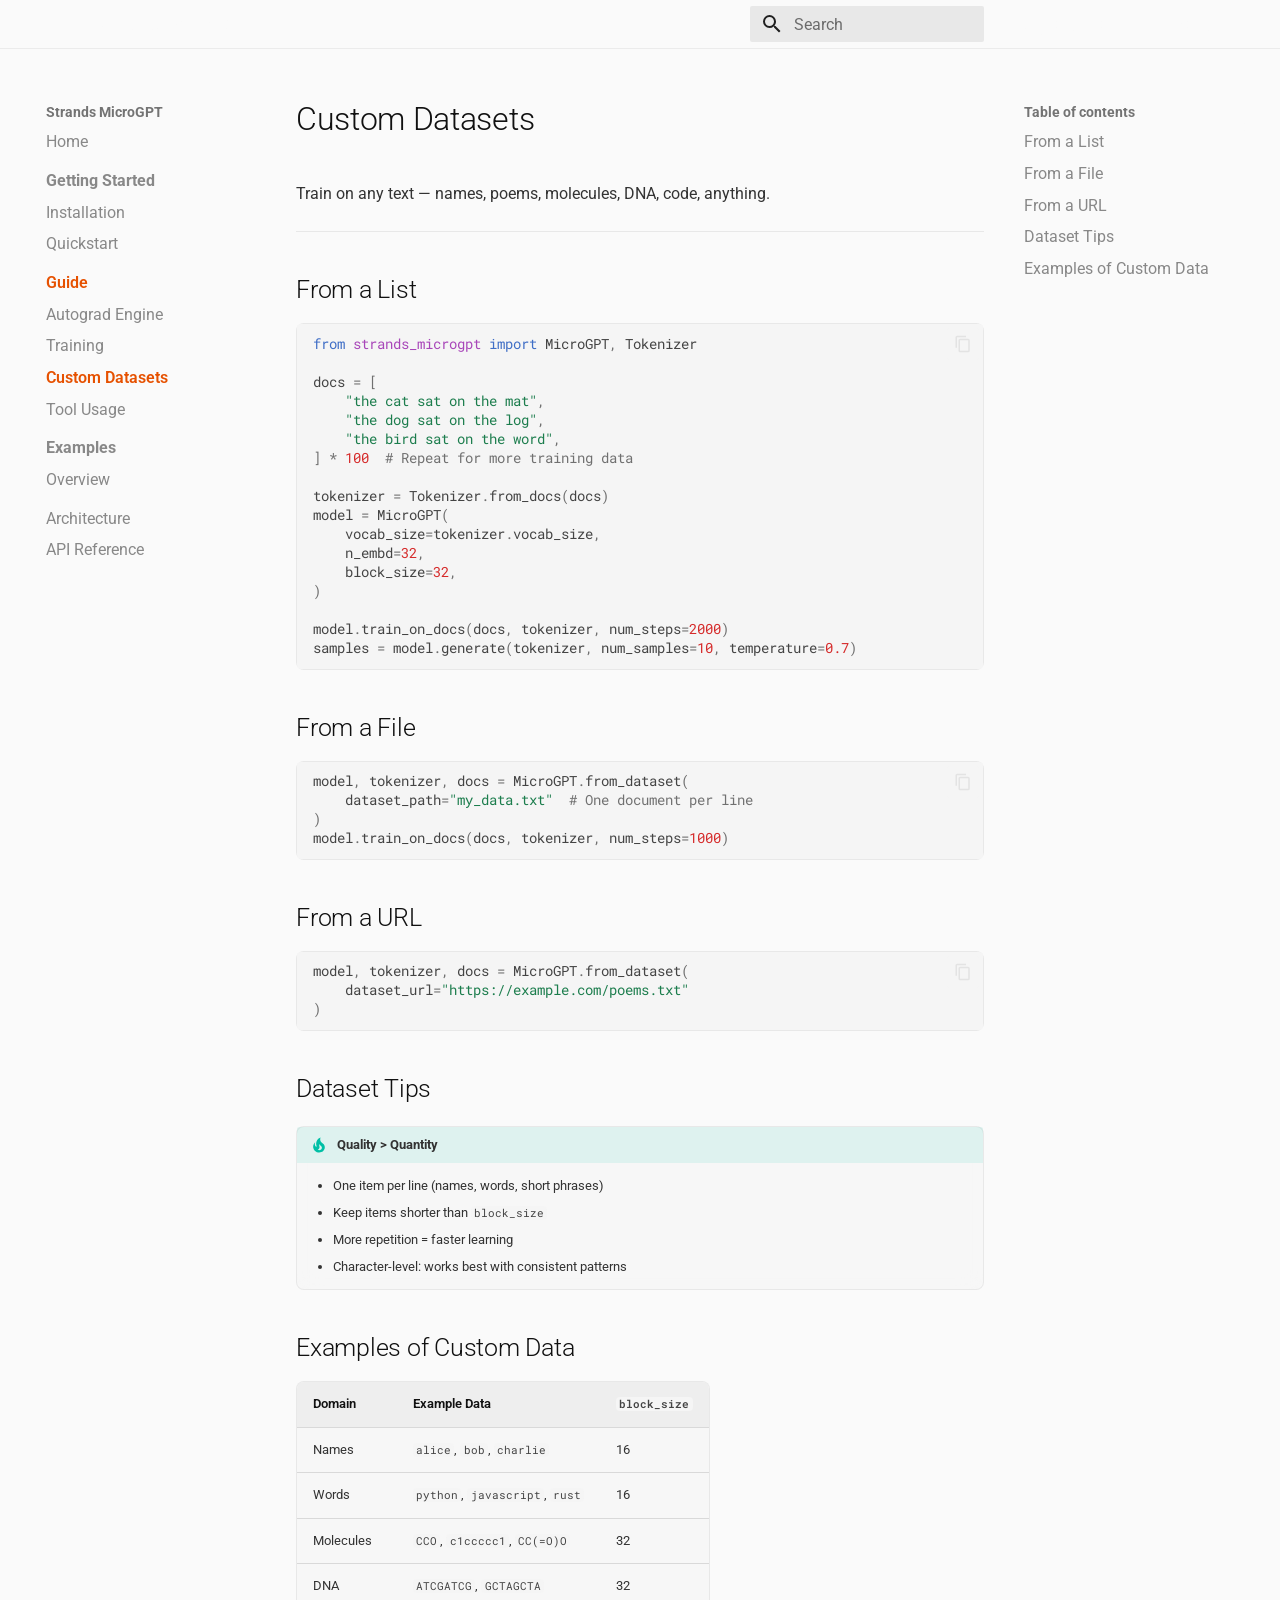
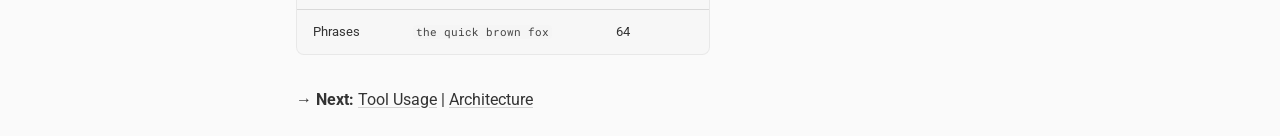
<file: guide/custom-datasets/index.html>
<!doctype html>
<html lang="en" class="no-js">
  <head>
    
      <meta charset="utf-8">
      <meta name="viewport" content="width=device-width,initial-scale=1">
      
        <meta name="description" content="Karpathy's pure-Python microGPT as a Strands Agents model provider — zero dependencies, pure autograd, trained from scratch.">
      
      
      
        <link rel="canonical" href="https://cagataycali.github.io/strands-microgpt/guide/custom-datasets/">
      
      
        <link rel="prev" href="../training/">
      
      
        <link rel="next" href="../tool-usage/">
      
      
        
      
      
      <link rel="icon" href="../../assets/images/favicon.png">
      <meta name="generator" content="mkdocs-1.6.1, mkdocs-material-9.7.6">
    
    
      
        <title>Custom Datasets - Strands MicroGPT</title>
      
    
    
      <link rel="stylesheet" href="../../assets/stylesheets/main.484c7ddc.min.css">
      
        
        <link rel="stylesheet" href="../../assets/stylesheets/palette.ab4e12ef.min.css">
      
      


    
    
      
    
    
      
        
        
        <link rel="preconnect" href="https://fonts.gstatic.com" crossorigin>
        <link rel="stylesheet" href="https://fonts.googleapis.com/css?family=Roboto:300,300i,400,400i,700,700i%7CRoboto+Mono:400,400i,700,700i&display=fallback">
        <style>:root{--md-text-font:"Roboto";--md-code-font:"Roboto Mono"}</style>
      
    
    
      <link rel="stylesheet" href="../../stylesheets/extra.css?v=1">
    
    <script>__md_scope=new URL("../..",location),__md_hash=e=>[...e].reduce(((e,_)=>(e<<5)-e+_.charCodeAt(0)),0),__md_get=(e,_=localStorage,t=__md_scope)=>JSON.parse(_.getItem(t.pathname+"."+e)),__md_set=(e,_,t=localStorage,a=__md_scope)=>{try{t.setItem(a.pathname+"."+e,JSON.stringify(_))}catch(e){}}</script>
    
      

    
    
  </head>
  
  
    
    
      
    
    
    
    
    <body dir="ltr" data-md-color-scheme="default" data-md-color-primary="white" data-md-color-accent="deep-orange">
  
    
    <input class="md-toggle" data-md-toggle="drawer" type="checkbox" id="__drawer" autocomplete="off">
    <input class="md-toggle" data-md-toggle="search" type="checkbox" id="__search" autocomplete="off">
    <label class="md-overlay" for="__drawer"></label>
    <div data-md-component="skip">
      
        
        <a href="#custom-datasets" class="md-skip">
          Skip to content
        </a>
      
    </div>
    <div data-md-component="announce">
      
    </div>
    
    
      

  

<header class="md-header md-header--shadow" data-md-component="header">
  <nav class="md-header__inner md-grid" aria-label="Header">
    <a href="../.." title="Strands MicroGPT" class="md-header__button md-logo" aria-label="Strands MicroGPT" data-md-component="logo">
      
  
  <svg xmlns="http://www.w3.org/2000/svg" viewBox="0 0 24 24"><path d="M12 8a3 3 0 0 0 3-3 3 3 0 0 0-3-3 3 3 0 0 0-3 3 3 3 0 0 0 3 3m0 3.54C9.64 9.35 6.5 8 3 8v11c3.5 0 6.64 1.35 9 3.54 2.36-2.19 5.5-3.54 9-3.54V8c-3.5 0-6.64 1.35-9 3.54"/></svg>

    </a>
    <label class="md-header__button md-icon" for="__drawer">
      
      <svg xmlns="http://www.w3.org/2000/svg" viewBox="0 0 24 24"><path d="M3 6h18v2H3zm0 5h18v2H3zm0 5h18v2H3z"/></svg>
    </label>
    <div class="md-header__title" data-md-component="header-title">
      <div class="md-header__ellipsis">
        <div class="md-header__topic">
          <span class="md-ellipsis">
            Strands MicroGPT
          </span>
        </div>
        <div class="md-header__topic" data-md-component="header-topic">
          <span class="md-ellipsis">
            
              Custom Datasets
            
          </span>
        </div>
      </div>
    </div>
    
      
        <form class="md-header__option" data-md-component="palette">
  
    
    
    
    <input class="md-option" data-md-color-media="" data-md-color-scheme="default" data-md-color-primary="white" data-md-color-accent="deep-orange"  aria-label="Switch to dark mode"  type="radio" name="__palette" id="__palette_0">
    
      <label class="md-header__button md-icon" title="Switch to dark mode" for="__palette_1" hidden>
        <svg xmlns="http://www.w3.org/2000/svg" viewBox="0 0 24 24"><path d="M12 8a4 4 0 0 0-4 4 4 4 0 0 0 4 4 4 4 0 0 0 4-4 4 4 0 0 0-4-4m0 10a6 6 0 0 1-6-6 6 6 0 0 1 6-6 6 6 0 0 1 6 6 6 6 0 0 1-6 6m8-9.31V4h-4.69L12 .69 8.69 4H4v4.69L.69 12 4 15.31V20h4.69L12 23.31 15.31 20H20v-4.69L23.31 12z"/></svg>
      </label>
    
  
    
    
    
    <input class="md-option" data-md-color-media="" data-md-color-scheme="slate" data-md-color-primary="black" data-md-color-accent="deep-orange"  aria-label="Switch to light mode"  type="radio" name="__palette" id="__palette_1">
    
      <label class="md-header__button md-icon" title="Switch to light mode" for="__palette_0" hidden>
        <svg xmlns="http://www.w3.org/2000/svg" viewBox="0 0 24 24"><path d="M12 18c-.89 0-1.74-.2-2.5-.55C11.56 16.5 13 14.42 13 12s-1.44-4.5-3.5-5.45C10.26 6.2 11.11 6 12 6a6 6 0 0 1 6 6 6 6 0 0 1-6 6m8-9.31V4h-4.69L12 .69 8.69 4H4v4.69L.69 12 4 15.31V20h4.69L12 23.31 15.31 20H20v-4.69L23.31 12z"/></svg>
      </label>
    
  
</form>
      
    
    
      <script>var palette=__md_get("__palette");if(palette&&palette.color){if("(prefers-color-scheme)"===palette.color.media){var media=matchMedia("(prefers-color-scheme: light)"),input=document.querySelector(media.matches?"[data-md-color-media='(prefers-color-scheme: light)']":"[data-md-color-media='(prefers-color-scheme: dark)']");palette.color.media=input.getAttribute("data-md-color-media"),palette.color.scheme=input.getAttribute("data-md-color-scheme"),palette.color.primary=input.getAttribute("data-md-color-primary"),palette.color.accent=input.getAttribute("data-md-color-accent")}for(var[key,value]of Object.entries(palette.color))document.body.setAttribute("data-md-color-"+key,value)}</script>
    
    
    
      
      
        <label class="md-header__button md-icon" for="__search">
          
          <svg xmlns="http://www.w3.org/2000/svg" viewBox="0 0 24 24"><path d="M9.5 3A6.5 6.5 0 0 1 16 9.5c0 1.61-.59 3.09-1.56 4.23l.27.27h.79l5 5-1.5 1.5-5-5v-.79l-.27-.27A6.52 6.52 0 0 1 9.5 16 6.5 6.5 0 0 1 3 9.5 6.5 6.5 0 0 1 9.5 3m0 2C7 5 5 7 5 9.5S7 14 9.5 14 14 12 14 9.5 12 5 9.5 5"/></svg>
        </label>
        <div class="md-search" data-md-component="search" role="dialog">
  <label class="md-search__overlay" for="__search"></label>
  <div class="md-search__inner" role="search">
    <form class="md-search__form" name="search">
      <input type="text" class="md-search__input" name="query" aria-label="Search" placeholder="Search" autocapitalize="off" autocorrect="off" autocomplete="off" spellcheck="false" data-md-component="search-query" required>
      <label class="md-search__icon md-icon" for="__search">
        
        <svg xmlns="http://www.w3.org/2000/svg" viewBox="0 0 24 24"><path d="M9.5 3A6.5 6.5 0 0 1 16 9.5c0 1.61-.59 3.09-1.56 4.23l.27.27h.79l5 5-1.5 1.5-5-5v-.79l-.27-.27A6.52 6.52 0 0 1 9.5 16 6.5 6.5 0 0 1 3 9.5 6.5 6.5 0 0 1 9.5 3m0 2C7 5 5 7 5 9.5S7 14 9.5 14 14 12 14 9.5 12 5 9.5 5"/></svg>
        
        <svg xmlns="http://www.w3.org/2000/svg" viewBox="0 0 24 24"><path d="M20 11v2H8l5.5 5.5-1.42 1.42L4.16 12l7.92-7.92L13.5 5.5 8 11z"/></svg>
      </label>
      <nav class="md-search__options" aria-label="Search">
        
        <button type="reset" class="md-search__icon md-icon" title="Clear" aria-label="Clear" tabindex="-1">
          
          <svg xmlns="http://www.w3.org/2000/svg" viewBox="0 0 24 24"><path d="M19 6.41 17.59 5 12 10.59 6.41 5 5 6.41 10.59 12 5 17.59 6.41 19 12 13.41 17.59 19 19 17.59 13.41 12z"/></svg>
        </button>
      </nav>
      
        <div class="md-search__suggest" data-md-component="search-suggest"></div>
      
    </form>
    <div class="md-search__output">
      <div class="md-search__scrollwrap" tabindex="0" data-md-scrollfix>
        <div class="md-search-result" data-md-component="search-result">
          <div class="md-search-result__meta">
            Initializing search
          </div>
          <ol class="md-search-result__list" role="presentation"></ol>
        </div>
      </div>
    </div>
  </div>
</div>
      
    
    
      <div class="md-header__source">
        <a href="https://github.com/cagataycali/strands-microgpt" title="Go to repository" class="md-source" data-md-component="source">
  <div class="md-source__icon md-icon">
    
    <svg xmlns="http://www.w3.org/2000/svg" viewBox="0 0 512 512"><!--! Font Awesome Free 7.1.0 by @fontawesome - https://fontawesome.com License - https://fontawesome.com/license/free (Icons: CC BY 4.0, Fonts: SIL OFL 1.1, Code: MIT License) Copyright 2025 Fonticons, Inc.--><path d="M173.9 397.4c0 2-2.3 3.6-5.2 3.6-3.3.3-5.6-1.3-5.6-3.6 0-2 2.3-3.6 5.2-3.6 3-.3 5.6 1.3 5.6 3.6m-31.1-4.5c-.7 2 1.3 4.3 4.3 4.9 2.6 1 5.6 0 6.2-2s-1.3-4.3-4.3-5.2c-2.6-.7-5.5.3-6.2 2.3m44.2-1.7c-2.9.7-4.9 2.6-4.6 4.9.3 2 2.9 3.3 5.9 2.6 2.9-.7 4.9-2.6 4.6-4.6-.3-1.9-3-3.2-5.9-2.9M252.8 8C114.1 8 8 113.3 8 252c0 110.9 69.8 205.8 169.5 239.2 12.8 2.3 17.3-5.6 17.3-12.1 0-6.2-.3-40.4-.3-61.4 0 0-70 15-84.7-29.8 0 0-11.4-29.1-27.8-36.6 0 0-22.9-15.7 1.6-15.4 0 0 24.9 2 38.6 25.8 21.9 38.6 58.6 27.5 72.9 20.9 2.3-16 8.8-27.1 16-33.7-55.9-6.2-112.3-14.3-112.3-110.5 0-27.5 7.6-41.3 23.6-58.9-2.6-6.5-11.1-33.3 2.6-67.9 20.9-6.5 69 27 69 27 20-5.6 41.5-8.5 62.8-8.5s42.8 2.9 62.8 8.5c0 0 48.1-33.6 69-27 13.7 34.7 5.2 61.4 2.6 67.9 16 17.7 25.8 31.5 25.8 58.9 0 96.5-58.9 104.2-114.8 110.5 9.2 7.9 17 22.9 17 46.4 0 33.7-.3 75.4-.3 83.6 0 6.5 4.6 14.4 17.3 12.1C436.2 457.8 504 362.9 504 252 504 113.3 391.5 8 252.8 8M105.2 352.9c-1.3 1-1 3.3.7 5.2 1.6 1.6 3.9 2.3 5.2 1 1.3-1 1-3.3-.7-5.2-1.6-1.6-3.9-2.3-5.2-1m-10.8-8.1c-.7 1.3.3 2.9 2.3 3.9 1.6 1 3.6.7 4.3-.7.7-1.3-.3-2.9-2.3-3.9-2-.6-3.6-.3-4.3.7m32.4 35.6c-1.6 1.3-1 4.3 1.3 6.2 2.3 2.3 5.2 2.6 6.5 1 1.3-1.3.7-4.3-1.3-6.2-2.2-2.3-5.2-2.6-6.5-1m-11.4-14.7c-1.6 1-1.6 3.6 0 5.9s4.3 3.3 5.6 2.3c1.6-1.3 1.6-3.9 0-6.2-1.4-2.3-4-3.3-5.6-2"/></svg>
  </div>
  <div class="md-source__repository">
    cagataycali/strands-microgpt
  </div>
</a>
      </div>
    
  </nav>
  
</header>
    
    <div class="md-container" data-md-component="container">
      
      
        
          
        
      
      <main class="md-main" data-md-component="main">
        <div class="md-main__inner md-grid">
          
            
              
              <div class="md-sidebar md-sidebar--primary" data-md-component="sidebar" data-md-type="navigation" >
                <div class="md-sidebar__scrollwrap">
                  <div class="md-sidebar__inner">
                    



<nav class="md-nav md-nav--primary" aria-label="Navigation" data-md-level="0">
  <label class="md-nav__title" for="__drawer">
    <a href="../.." title="Strands MicroGPT" class="md-nav__button md-logo" aria-label="Strands MicroGPT" data-md-component="logo">
      
  
  <svg xmlns="http://www.w3.org/2000/svg" viewBox="0 0 24 24"><path d="M12 8a3 3 0 0 0 3-3 3 3 0 0 0-3-3 3 3 0 0 0-3 3 3 3 0 0 0 3 3m0 3.54C9.64 9.35 6.5 8 3 8v11c3.5 0 6.64 1.35 9 3.54 2.36-2.19 5.5-3.54 9-3.54V8c-3.5 0-6.64 1.35-9 3.54"/></svg>

    </a>
    Strands MicroGPT
  </label>
  
    <div class="md-nav__source">
      <a href="https://github.com/cagataycali/strands-microgpt" title="Go to repository" class="md-source" data-md-component="source">
  <div class="md-source__icon md-icon">
    
    <svg xmlns="http://www.w3.org/2000/svg" viewBox="0 0 512 512"><!--! Font Awesome Free 7.1.0 by @fontawesome - https://fontawesome.com License - https://fontawesome.com/license/free (Icons: CC BY 4.0, Fonts: SIL OFL 1.1, Code: MIT License) Copyright 2025 Fonticons, Inc.--><path d="M173.9 397.4c0 2-2.3 3.6-5.2 3.6-3.3.3-5.6-1.3-5.6-3.6 0-2 2.3-3.6 5.2-3.6 3-.3 5.6 1.3 5.6 3.6m-31.1-4.5c-.7 2 1.3 4.3 4.3 4.9 2.6 1 5.6 0 6.2-2s-1.3-4.3-4.3-5.2c-2.6-.7-5.5.3-6.2 2.3m44.2-1.7c-2.9.7-4.9 2.6-4.6 4.9.3 2 2.9 3.3 5.9 2.6 2.9-.7 4.9-2.6 4.6-4.6-.3-1.9-3-3.2-5.9-2.9M252.8 8C114.1 8 8 113.3 8 252c0 110.9 69.8 205.8 169.5 239.2 12.8 2.3 17.3-5.6 17.3-12.1 0-6.2-.3-40.4-.3-61.4 0 0-70 15-84.7-29.8 0 0-11.4-29.1-27.8-36.6 0 0-22.9-15.7 1.6-15.4 0 0 24.9 2 38.6 25.8 21.9 38.6 58.6 27.5 72.9 20.9 2.3-16 8.8-27.1 16-33.7-55.9-6.2-112.3-14.3-112.3-110.5 0-27.5 7.6-41.3 23.6-58.9-2.6-6.5-11.1-33.3 2.6-67.9 20.9-6.5 69 27 69 27 20-5.6 41.5-8.5 62.8-8.5s42.8 2.9 62.8 8.5c0 0 48.1-33.6 69-27 13.7 34.7 5.2 61.4 2.6 67.9 16 17.7 25.8 31.5 25.8 58.9 0 96.5-58.9 104.2-114.8 110.5 9.2 7.9 17 22.9 17 46.4 0 33.7-.3 75.4-.3 83.6 0 6.5 4.6 14.4 17.3 12.1C436.2 457.8 504 362.9 504 252 504 113.3 391.5 8 252.8 8M105.2 352.9c-1.3 1-1 3.3.7 5.2 1.6 1.6 3.9 2.3 5.2 1 1.3-1 1-3.3-.7-5.2-1.6-1.6-3.9-2.3-5.2-1m-10.8-8.1c-.7 1.3.3 2.9 2.3 3.9 1.6 1 3.6.7 4.3-.7.7-1.3-.3-2.9-2.3-3.9-2-.6-3.6-.3-4.3.7m32.4 35.6c-1.6 1.3-1 4.3 1.3 6.2 2.3 2.3 5.2 2.6 6.5 1 1.3-1.3.7-4.3-1.3-6.2-2.2-2.3-5.2-2.6-6.5-1m-11.4-14.7c-1.6 1-1.6 3.6 0 5.9s4.3 3.3 5.6 2.3c1.6-1.3 1.6-3.9 0-6.2-1.4-2.3-4-3.3-5.6-2"/></svg>
  </div>
  <div class="md-source__repository">
    cagataycali/strands-microgpt
  </div>
</a>
    </div>
  
  <ul class="md-nav__list" data-md-scrollfix>
    
      
      
  
  
  
  
    <li class="md-nav__item">
      <a href="../.." class="md-nav__link">
        
  
  
  <span class="md-ellipsis">
    
  
    Home
  

    
  </span>
  
  

      </a>
    </li>
  

    
      
      
  
  
  
  
    
    
      
        
      
        
      
    
    
    
      
        
        
      
    
    
    <li class="md-nav__item md-nav__item--section md-nav__item--nested">
      
        
        
          
        
        <input class="md-nav__toggle md-toggle md-toggle--indeterminate" type="checkbox" id="__nav_2" >
        
          
          <label class="md-nav__link" for="__nav_2" id="__nav_2_label" tabindex="">
            
  
  
  <span class="md-ellipsis">
    
  
    Getting Started
  

    
  </span>
  
  

            <span class="md-nav__icon md-icon"></span>
          </label>
        
        <nav class="md-nav" data-md-level="1" aria-labelledby="__nav_2_label" aria-expanded="false">
          <label class="md-nav__title" for="__nav_2">
            <span class="md-nav__icon md-icon"></span>
            
  
    Getting Started
  

          </label>
          <ul class="md-nav__list" data-md-scrollfix>
            
              
                
  
  
  
  
    <li class="md-nav__item">
      <a href="../../getting-started/installation/" class="md-nav__link">
        
  
  
  <span class="md-ellipsis">
    
  
    Installation
  

    
  </span>
  
  

      </a>
    </li>
  

              
            
              
                
  
  
  
  
    <li class="md-nav__item">
      <a href="../../getting-started/quickstart/" class="md-nav__link">
        
  
  
  <span class="md-ellipsis">
    
  
    Quickstart
  

    
  </span>
  
  

      </a>
    </li>
  

              
            
          </ul>
        </nav>
      
    </li>
  

    
      
      
  
  
    
  
  
  
    
    
      
        
      
        
      
        
      
        
      
    
    
    
      
        
        
      
    
    
    <li class="md-nav__item md-nav__item--active md-nav__item--section md-nav__item--nested">
      
        
        
        <input class="md-nav__toggle md-toggle " type="checkbox" id="__nav_3" checked>
        
          
          <label class="md-nav__link" for="__nav_3" id="__nav_3_label" tabindex="">
            
  
  
  <span class="md-ellipsis">
    
  
    Guide
  

    
  </span>
  
  

            <span class="md-nav__icon md-icon"></span>
          </label>
        
        <nav class="md-nav" data-md-level="1" aria-labelledby="__nav_3_label" aria-expanded="true">
          <label class="md-nav__title" for="__nav_3">
            <span class="md-nav__icon md-icon"></span>
            
  
    Guide
  

          </label>
          <ul class="md-nav__list" data-md-scrollfix>
            
              
                
  
  
  
  
    <li class="md-nav__item">
      <a href="../autograd/" class="md-nav__link">
        
  
  
  <span class="md-ellipsis">
    
  
    Autograd Engine
  

    
  </span>
  
  

      </a>
    </li>
  

              
            
              
                
  
  
  
  
    <li class="md-nav__item">
      <a href="../training/" class="md-nav__link">
        
  
  
  <span class="md-ellipsis">
    
  
    Training
  

    
  </span>
  
  

      </a>
    </li>
  

              
            
              
                
  
  
    
  
  
  
    <li class="md-nav__item md-nav__item--active">
      
      <input class="md-nav__toggle md-toggle" type="checkbox" id="__toc">
      
      
        
      
      
        <label class="md-nav__link md-nav__link--active" for="__toc">
          
  
  
  <span class="md-ellipsis">
    
  
    Custom Datasets
  

    
  </span>
  
  

          <span class="md-nav__icon md-icon"></span>
        </label>
      
      <a href="./" class="md-nav__link md-nav__link--active">
        
  
  
  <span class="md-ellipsis">
    
  
    Custom Datasets
  

    
  </span>
  
  

      </a>
      
        

<nav class="md-nav md-nav--secondary" aria-label="Table of contents">
  
  
  
    
  
  
    <label class="md-nav__title" for="__toc">
      <span class="md-nav__icon md-icon"></span>
      Table of contents
    </label>
    <ul class="md-nav__list" data-md-component="toc" data-md-scrollfix>
      
        <li class="md-nav__item">
  <a href="#from-a-list" class="md-nav__link">
    <span class="md-ellipsis">
      
        From a List
      
    </span>
  </a>
  
</li>
      
        <li class="md-nav__item">
  <a href="#from-a-file" class="md-nav__link">
    <span class="md-ellipsis">
      
        From a File
      
    </span>
  </a>
  
</li>
      
        <li class="md-nav__item">
  <a href="#from-a-url" class="md-nav__link">
    <span class="md-ellipsis">
      
        From a URL
      
    </span>
  </a>
  
</li>
      
        <li class="md-nav__item">
  <a href="#dataset-tips" class="md-nav__link">
    <span class="md-ellipsis">
      
        Dataset Tips
      
    </span>
  </a>
  
</li>
      
        <li class="md-nav__item">
  <a href="#examples-of-custom-data" class="md-nav__link">
    <span class="md-ellipsis">
      
        Examples of Custom Data
      
    </span>
  </a>
  
</li>
      
    </ul>
  
</nav>
      
    </li>
  

              
            
              
                
  
  
  
  
    <li class="md-nav__item">
      <a href="../tool-usage/" class="md-nav__link">
        
  
  
  <span class="md-ellipsis">
    
  
    Tool Usage
  

    
  </span>
  
  

      </a>
    </li>
  

              
            
          </ul>
        </nav>
      
    </li>
  

    
      
      
  
  
  
  
    
    
      
        
      
    
    
    
      
        
        
      
    
    
    <li class="md-nav__item md-nav__item--section md-nav__item--nested">
      
        
        
          
        
        <input class="md-nav__toggle md-toggle md-toggle--indeterminate" type="checkbox" id="__nav_4" >
        
          
          <label class="md-nav__link" for="__nav_4" id="__nav_4_label" tabindex="">
            
  
  
  <span class="md-ellipsis">
    
  
    Examples
  

    
  </span>
  
  

            <span class="md-nav__icon md-icon"></span>
          </label>
        
        <nav class="md-nav" data-md-level="1" aria-labelledby="__nav_4_label" aria-expanded="false">
          <label class="md-nav__title" for="__nav_4">
            <span class="md-nav__icon md-icon"></span>
            
  
    Examples
  

          </label>
          <ul class="md-nav__list" data-md-scrollfix>
            
              
                
  
  
  
  
    <li class="md-nav__item">
      <a href="../../examples/overview/" class="md-nav__link">
        
  
  
  <span class="md-ellipsis">
    
  
    Overview
  

    
  </span>
  
  

      </a>
    </li>
  

              
            
          </ul>
        </nav>
      
    </li>
  

    
      
      
  
  
  
  
    <li class="md-nav__item">
      <a href="../../architecture/" class="md-nav__link">
        
  
  
  <span class="md-ellipsis">
    
  
    Architecture
  

    
  </span>
  
  

      </a>
    </li>
  

    
      
      
  
  
  
  
    <li class="md-nav__item">
      <a href="../../api-reference/" class="md-nav__link">
        
  
  
  <span class="md-ellipsis">
    
  
    API Reference
  

    
  </span>
  
  

      </a>
    </li>
  

    
  </ul>
</nav>
                  </div>
                </div>
              </div>
            
            
              
              <div class="md-sidebar md-sidebar--secondary" data-md-component="sidebar" data-md-type="toc" >
                <div class="md-sidebar__scrollwrap">
                  <div class="md-sidebar__inner">
                    

<nav class="md-nav md-nav--secondary" aria-label="Table of contents">
  
  
  
    
  
  
    <label class="md-nav__title" for="__toc">
      <span class="md-nav__icon md-icon"></span>
      Table of contents
    </label>
    <ul class="md-nav__list" data-md-component="toc" data-md-scrollfix>
      
        <li class="md-nav__item">
  <a href="#from-a-list" class="md-nav__link">
    <span class="md-ellipsis">
      
        From a List
      
    </span>
  </a>
  
</li>
      
        <li class="md-nav__item">
  <a href="#from-a-file" class="md-nav__link">
    <span class="md-ellipsis">
      
        From a File
      
    </span>
  </a>
  
</li>
      
        <li class="md-nav__item">
  <a href="#from-a-url" class="md-nav__link">
    <span class="md-ellipsis">
      
        From a URL
      
    </span>
  </a>
  
</li>
      
        <li class="md-nav__item">
  <a href="#dataset-tips" class="md-nav__link">
    <span class="md-ellipsis">
      
        Dataset Tips
      
    </span>
  </a>
  
</li>
      
        <li class="md-nav__item">
  <a href="#examples-of-custom-data" class="md-nav__link">
    <span class="md-ellipsis">
      
        Examples of Custom Data
      
    </span>
  </a>
  
</li>
      
    </ul>
  
</nav>
                  </div>
                </div>
              </div>
            
          
          
            <div class="md-content" data-md-component="content">
              
              <article class="md-content__inner md-typeset">
                
                  


  
  


<h1 id="custom-datasets">Custom Datasets<a class="headerlink" href="#custom-datasets" title="Permanent link">&para;</a></h1>
<p>Train on any text — names, poems, molecules, DNA, code, anything.</p>
<hr />
<h2 id="from-a-list">From a List<a class="headerlink" href="#from-a-list" title="Permanent link">&para;</a></h2>
<div class="language-python highlight"><pre><span></span><code><span id="__span-0-1"><a id="__codelineno-0-1" name="__codelineno-0-1" href="#__codelineno-0-1"></a><span class="kn">from</span><span class="w"> </span><span class="nn">strands_microgpt</span><span class="w"> </span><span class="kn">import</span> <span class="n">MicroGPT</span><span class="p">,</span> <span class="n">Tokenizer</span>
</span><span id="__span-0-2"><a id="__codelineno-0-2" name="__codelineno-0-2" href="#__codelineno-0-2"></a>
</span><span id="__span-0-3"><a id="__codelineno-0-3" name="__codelineno-0-3" href="#__codelineno-0-3"></a><span class="n">docs</span> <span class="o">=</span> <span class="p">[</span>
</span><span id="__span-0-4"><a id="__codelineno-0-4" name="__codelineno-0-4" href="#__codelineno-0-4"></a>    <span class="s2">&quot;the cat sat on the mat&quot;</span><span class="p">,</span>
</span><span id="__span-0-5"><a id="__codelineno-0-5" name="__codelineno-0-5" href="#__codelineno-0-5"></a>    <span class="s2">&quot;the dog sat on the log&quot;</span><span class="p">,</span>
</span><span id="__span-0-6"><a id="__codelineno-0-6" name="__codelineno-0-6" href="#__codelineno-0-6"></a>    <span class="s2">&quot;the bird sat on the word&quot;</span><span class="p">,</span>
</span><span id="__span-0-7"><a id="__codelineno-0-7" name="__codelineno-0-7" href="#__codelineno-0-7"></a><span class="p">]</span> <span class="o">*</span> <span class="mi">100</span>  <span class="c1"># Repeat for more training data</span>
</span><span id="__span-0-8"><a id="__codelineno-0-8" name="__codelineno-0-8" href="#__codelineno-0-8"></a>
</span><span id="__span-0-9"><a id="__codelineno-0-9" name="__codelineno-0-9" href="#__codelineno-0-9"></a><span class="n">tokenizer</span> <span class="o">=</span> <span class="n">Tokenizer</span><span class="o">.</span><span class="n">from_docs</span><span class="p">(</span><span class="n">docs</span><span class="p">)</span>
</span><span id="__span-0-10"><a id="__codelineno-0-10" name="__codelineno-0-10" href="#__codelineno-0-10"></a><span class="n">model</span> <span class="o">=</span> <span class="n">MicroGPT</span><span class="p">(</span>
</span><span id="__span-0-11"><a id="__codelineno-0-11" name="__codelineno-0-11" href="#__codelineno-0-11"></a>    <span class="n">vocab_size</span><span class="o">=</span><span class="n">tokenizer</span><span class="o">.</span><span class="n">vocab_size</span><span class="p">,</span>
</span><span id="__span-0-12"><a id="__codelineno-0-12" name="__codelineno-0-12" href="#__codelineno-0-12"></a>    <span class="n">n_embd</span><span class="o">=</span><span class="mi">32</span><span class="p">,</span>
</span><span id="__span-0-13"><a id="__codelineno-0-13" name="__codelineno-0-13" href="#__codelineno-0-13"></a>    <span class="n">block_size</span><span class="o">=</span><span class="mi">32</span><span class="p">,</span>
</span><span id="__span-0-14"><a id="__codelineno-0-14" name="__codelineno-0-14" href="#__codelineno-0-14"></a><span class="p">)</span>
</span><span id="__span-0-15"><a id="__codelineno-0-15" name="__codelineno-0-15" href="#__codelineno-0-15"></a>
</span><span id="__span-0-16"><a id="__codelineno-0-16" name="__codelineno-0-16" href="#__codelineno-0-16"></a><span class="n">model</span><span class="o">.</span><span class="n">train_on_docs</span><span class="p">(</span><span class="n">docs</span><span class="p">,</span> <span class="n">tokenizer</span><span class="p">,</span> <span class="n">num_steps</span><span class="o">=</span><span class="mi">2000</span><span class="p">)</span>
</span><span id="__span-0-17"><a id="__codelineno-0-17" name="__codelineno-0-17" href="#__codelineno-0-17"></a><span class="n">samples</span> <span class="o">=</span> <span class="n">model</span><span class="o">.</span><span class="n">generate</span><span class="p">(</span><span class="n">tokenizer</span><span class="p">,</span> <span class="n">num_samples</span><span class="o">=</span><span class="mi">10</span><span class="p">,</span> <span class="n">temperature</span><span class="o">=</span><span class="mf">0.7</span><span class="p">)</span>
</span></code></pre></div>
<h2 id="from-a-file">From a File<a class="headerlink" href="#from-a-file" title="Permanent link">&para;</a></h2>
<div class="language-python highlight"><pre><span></span><code><span id="__span-1-1"><a id="__codelineno-1-1" name="__codelineno-1-1" href="#__codelineno-1-1"></a><span class="n">model</span><span class="p">,</span> <span class="n">tokenizer</span><span class="p">,</span> <span class="n">docs</span> <span class="o">=</span> <span class="n">MicroGPT</span><span class="o">.</span><span class="n">from_dataset</span><span class="p">(</span>
</span><span id="__span-1-2"><a id="__codelineno-1-2" name="__codelineno-1-2" href="#__codelineno-1-2"></a>    <span class="n">dataset_path</span><span class="o">=</span><span class="s2">&quot;my_data.txt&quot;</span>  <span class="c1"># One document per line</span>
</span><span id="__span-1-3"><a id="__codelineno-1-3" name="__codelineno-1-3" href="#__codelineno-1-3"></a><span class="p">)</span>
</span><span id="__span-1-4"><a id="__codelineno-1-4" name="__codelineno-1-4" href="#__codelineno-1-4"></a><span class="n">model</span><span class="o">.</span><span class="n">train_on_docs</span><span class="p">(</span><span class="n">docs</span><span class="p">,</span> <span class="n">tokenizer</span><span class="p">,</span> <span class="n">num_steps</span><span class="o">=</span><span class="mi">1000</span><span class="p">)</span>
</span></code></pre></div>
<h2 id="from-a-url">From a URL<a class="headerlink" href="#from-a-url" title="Permanent link">&para;</a></h2>
<div class="language-python highlight"><pre><span></span><code><span id="__span-2-1"><a id="__codelineno-2-1" name="__codelineno-2-1" href="#__codelineno-2-1"></a><span class="n">model</span><span class="p">,</span> <span class="n">tokenizer</span><span class="p">,</span> <span class="n">docs</span> <span class="o">=</span> <span class="n">MicroGPT</span><span class="o">.</span><span class="n">from_dataset</span><span class="p">(</span>
</span><span id="__span-2-2"><a id="__codelineno-2-2" name="__codelineno-2-2" href="#__codelineno-2-2"></a>    <span class="n">dataset_url</span><span class="o">=</span><span class="s2">&quot;https://example.com/poems.txt&quot;</span>
</span><span id="__span-2-3"><a id="__codelineno-2-3" name="__codelineno-2-3" href="#__codelineno-2-3"></a><span class="p">)</span>
</span></code></pre></div>
<h2 id="dataset-tips">Dataset Tips<a class="headerlink" href="#dataset-tips" title="Permanent link">&para;</a></h2>
<div class="admonition tip">
<p class="admonition-title">Quality &gt; Quantity</p>
<ul>
<li>One item per line (names, words, short phrases)</li>
<li>Keep items shorter than <code>block_size</code></li>
<li>More repetition = faster learning</li>
<li>Character-level: works best with consistent patterns</li>
</ul>
</div>
<h2 id="examples-of-custom-data">Examples of Custom Data<a class="headerlink" href="#examples-of-custom-data" title="Permanent link">&para;</a></h2>
<table>
<thead>
<tr>
<th>Domain</th>
<th>Example Data</th>
<th><code>block_size</code></th>
</tr>
</thead>
<tbody>
<tr>
<td>Names</td>
<td><code>alice</code>, <code>bob</code>, <code>charlie</code></td>
<td>16</td>
</tr>
<tr>
<td>Words</td>
<td><code>python</code>, <code>javascript</code>, <code>rust</code></td>
<td>16</td>
</tr>
<tr>
<td>Molecules</td>
<td><code>CCO</code>, <code>c1ccccc1</code>, <code>CC(=O)O</code></td>
<td>32</td>
</tr>
<tr>
<td>DNA</td>
<td><code>ATCGATCG</code>, <code>GCTAGCTA</code></td>
<td>32</td>
</tr>
<tr>
<td>Phrases</td>
<td><code>the quick brown fox</code></td>
<td>64</td>
</tr>
</tbody>
</table>
<p>→ <strong>Next:</strong> <a href="../tool-usage/">Tool Usage</a> | <a href="../../architecture/">Architecture</a></p>












                
              </article>
            </div>
          
          
  <script>var tabs=__md_get("__tabs");if(Array.isArray(tabs))e:for(var set of document.querySelectorAll(".tabbed-set")){var labels=set.querySelector(".tabbed-labels");for(var tab of tabs)for(var label of labels.getElementsByTagName("label"))if(label.innerText.trim()===tab){var input=document.getElementById(label.htmlFor);input.checked=!0;continue e}}</script>

<script>var target=document.getElementById(location.hash.slice(1));target&&target.name&&(target.checked=target.name.startsWith("__tabbed_"))</script>
        </div>
        
          <button type="button" class="md-top md-icon" data-md-component="top" hidden>
  
  <svg xmlns="http://www.w3.org/2000/svg" viewBox="0 0 24 24"><path d="M13 20h-2V8l-5.5 5.5-1.42-1.42L12 4.16l7.92 7.92-1.42 1.42L13 8z"/></svg>
  Back to top
</button>
        
      </main>
      
        <footer class="md-footer">
  
  <div class="md-footer-meta md-typeset">
    <div class="md-footer-meta__inner md-grid">
      <div class="md-copyright">
  
  
    Made with
    <a href="https://squidfunk.github.io/mkdocs-material/" target="_blank" rel="noopener">
      Material for MkDocs
    </a>
  
</div>
      
    </div>
  </div>
</footer>
      
    </div>
    <div class="md-dialog" data-md-component="dialog">
      <div class="md-dialog__inner md-typeset"></div>
    </div>
    
    
    
      
      
      <script id="__config" type="application/json">{"annotate": null, "base": "../..", "features": ["navigation.sections", "navigation.expand", "navigation.indexes", "toc.follow", "content.code.copy", "content.code.annotate", "content.tabs.link", "navigation.top", "navigation.tracking", "search.suggest", "search.highlight"], "search": "../../assets/javascripts/workers/search.2c215733.min.js", "tags": null, "translations": {"clipboard.copied": "Copied to clipboard", "clipboard.copy": "Copy to clipboard", "search.result.more.one": "1 more on this page", "search.result.more.other": "# more on this page", "search.result.none": "No matching documents", "search.result.one": "1 matching document", "search.result.other": "# matching documents", "search.result.placeholder": "Type to start searching", "search.result.term.missing": "Missing", "select.version": "Select version"}, "version": null}</script>
    
    
      <script src="../../assets/javascripts/bundle.79ae519e.min.js"></script>
      
    
  </body>
</html>
</file>
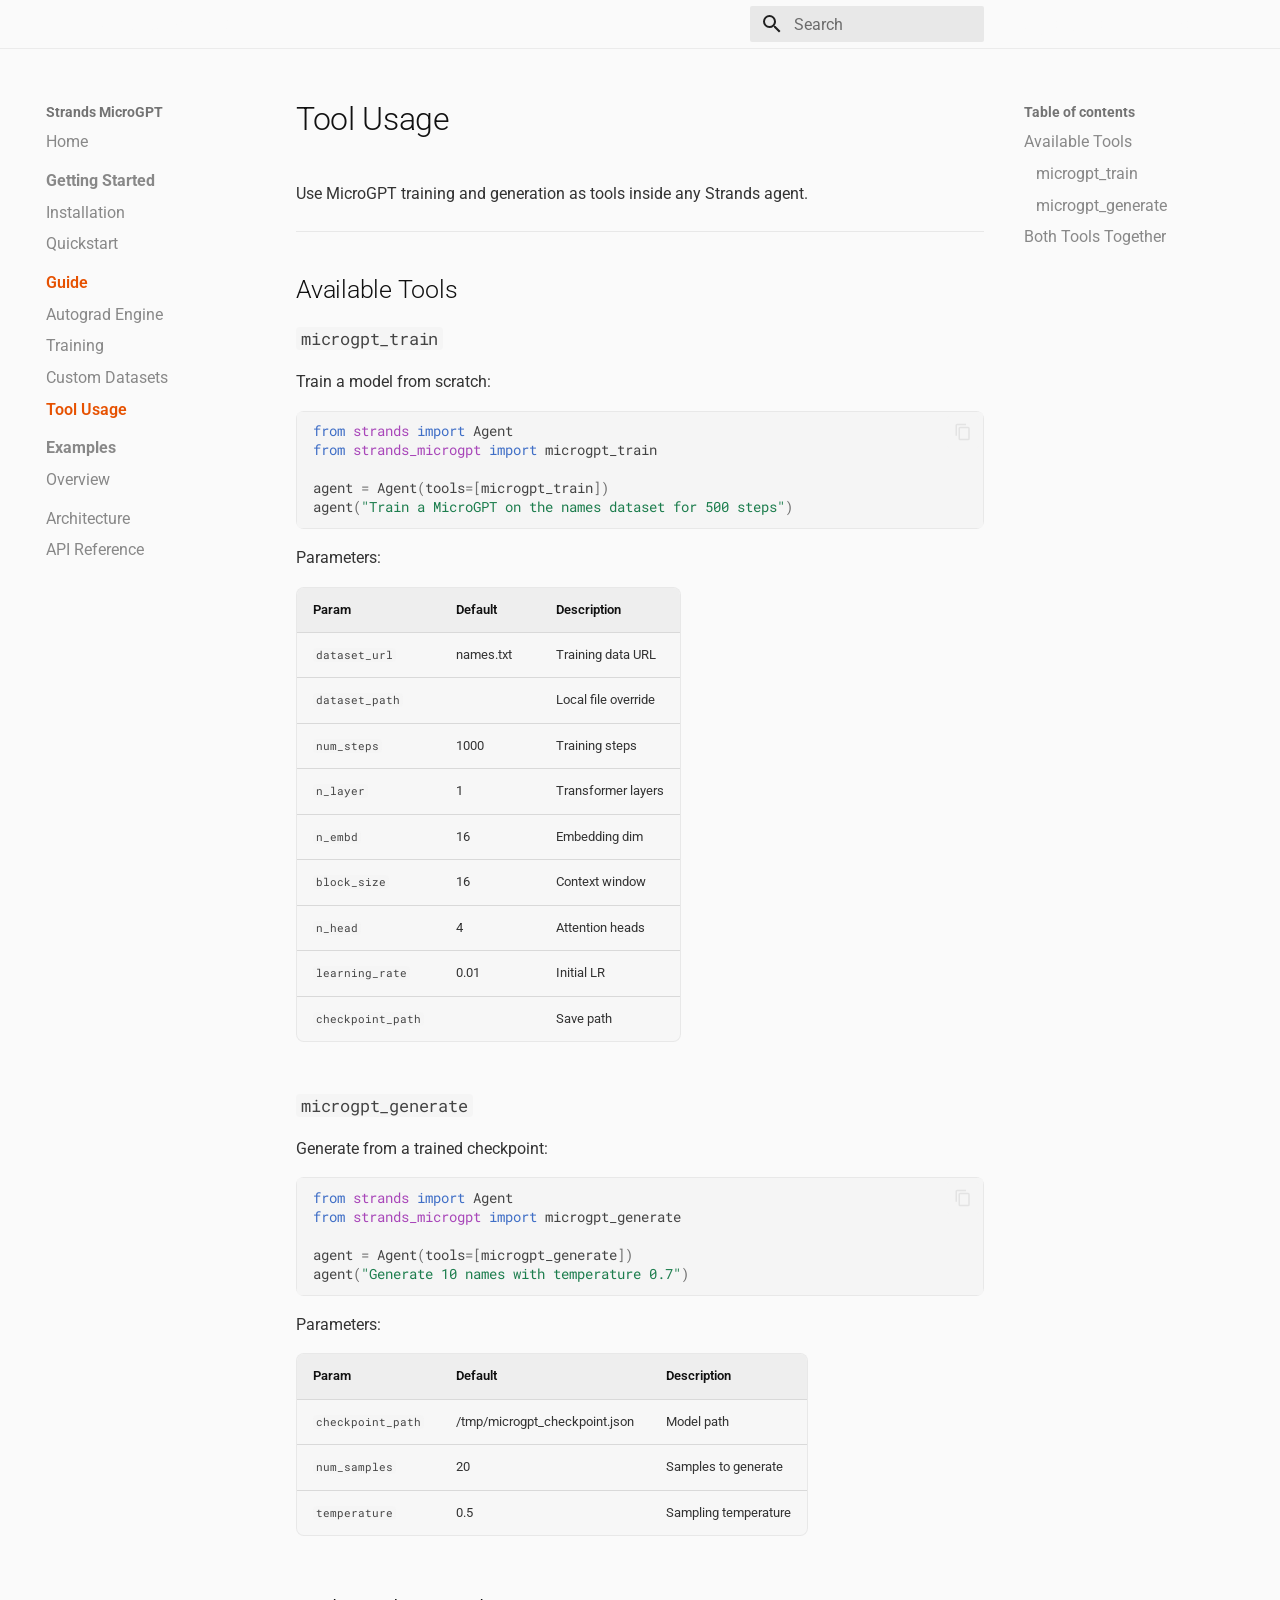
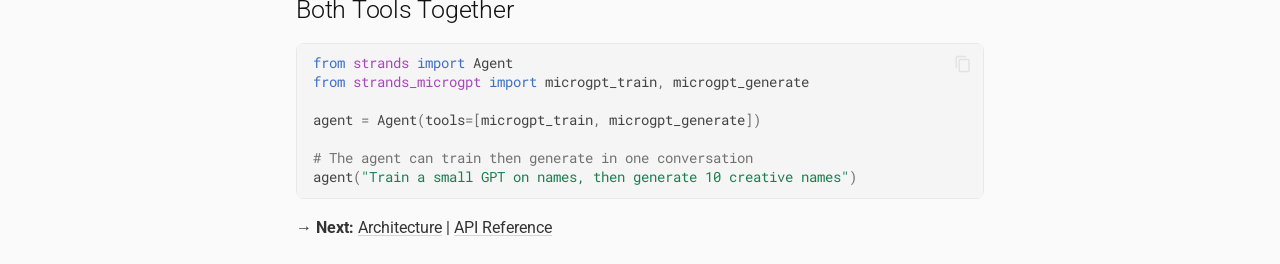
<file: guide/tool-usage/index.html>
<!doctype html>
<html lang="en" class="no-js">
  <head>
    
      <meta charset="utf-8">
      <meta name="viewport" content="width=device-width,initial-scale=1">
      
        <meta name="description" content="Karpathy's pure-Python microGPT as a Strands Agents model provider — zero dependencies, pure autograd, trained from scratch.">
      
      
      
        <link rel="canonical" href="https://cagataycali.github.io/strands-microgpt/guide/tool-usage/">
      
      
        <link rel="prev" href="../custom-datasets/">
      
      
        <link rel="next" href="../../examples/overview/">
      
      
        
      
      
      <link rel="icon" href="../../assets/images/favicon.png">
      <meta name="generator" content="mkdocs-1.6.1, mkdocs-material-9.7.6">
    
    
      
        <title>Tool Usage - Strands MicroGPT</title>
      
    
    
      <link rel="stylesheet" href="../../assets/stylesheets/main.484c7ddc.min.css">
      
        
        <link rel="stylesheet" href="../../assets/stylesheets/palette.ab4e12ef.min.css">
      
      


    
    
      
    
    
      
        
        
        <link rel="preconnect" href="https://fonts.gstatic.com" crossorigin>
        <link rel="stylesheet" href="https://fonts.googleapis.com/css?family=Roboto:300,300i,400,400i,700,700i%7CRoboto+Mono:400,400i,700,700i&display=fallback">
        <style>:root{--md-text-font:"Roboto";--md-code-font:"Roboto Mono"}</style>
      
    
    
      <link rel="stylesheet" href="../../stylesheets/extra.css?v=1">
    
    <script>__md_scope=new URL("../..",location),__md_hash=e=>[...e].reduce(((e,_)=>(e<<5)-e+_.charCodeAt(0)),0),__md_get=(e,_=localStorage,t=__md_scope)=>JSON.parse(_.getItem(t.pathname+"."+e)),__md_set=(e,_,t=localStorage,a=__md_scope)=>{try{t.setItem(a.pathname+"."+e,JSON.stringify(_))}catch(e){}}</script>
    
      

    
    
  </head>
  
  
    
    
      
    
    
    
    
    <body dir="ltr" data-md-color-scheme="default" data-md-color-primary="white" data-md-color-accent="deep-orange">
  
    
    <input class="md-toggle" data-md-toggle="drawer" type="checkbox" id="__drawer" autocomplete="off">
    <input class="md-toggle" data-md-toggle="search" type="checkbox" id="__search" autocomplete="off">
    <label class="md-overlay" for="__drawer"></label>
    <div data-md-component="skip">
      
        
        <a href="#tool-usage" class="md-skip">
          Skip to content
        </a>
      
    </div>
    <div data-md-component="announce">
      
    </div>
    
    
      

  

<header class="md-header md-header--shadow" data-md-component="header">
  <nav class="md-header__inner md-grid" aria-label="Header">
    <a href="../.." title="Strands MicroGPT" class="md-header__button md-logo" aria-label="Strands MicroGPT" data-md-component="logo">
      
  
  <svg xmlns="http://www.w3.org/2000/svg" viewBox="0 0 24 24"><path d="M12 8a3 3 0 0 0 3-3 3 3 0 0 0-3-3 3 3 0 0 0-3 3 3 3 0 0 0 3 3m0 3.54C9.64 9.35 6.5 8 3 8v11c3.5 0 6.64 1.35 9 3.54 2.36-2.19 5.5-3.54 9-3.54V8c-3.5 0-6.64 1.35-9 3.54"/></svg>

    </a>
    <label class="md-header__button md-icon" for="__drawer">
      
      <svg xmlns="http://www.w3.org/2000/svg" viewBox="0 0 24 24"><path d="M3 6h18v2H3zm0 5h18v2H3zm0 5h18v2H3z"/></svg>
    </label>
    <div class="md-header__title" data-md-component="header-title">
      <div class="md-header__ellipsis">
        <div class="md-header__topic">
          <span class="md-ellipsis">
            Strands MicroGPT
          </span>
        </div>
        <div class="md-header__topic" data-md-component="header-topic">
          <span class="md-ellipsis">
            
              Tool Usage
            
          </span>
        </div>
      </div>
    </div>
    
      
        <form class="md-header__option" data-md-component="palette">
  
    
    
    
    <input class="md-option" data-md-color-media="" data-md-color-scheme="default" data-md-color-primary="white" data-md-color-accent="deep-orange"  aria-label="Switch to dark mode"  type="radio" name="__palette" id="__palette_0">
    
      <label class="md-header__button md-icon" title="Switch to dark mode" for="__palette_1" hidden>
        <svg xmlns="http://www.w3.org/2000/svg" viewBox="0 0 24 24"><path d="M12 8a4 4 0 0 0-4 4 4 4 0 0 0 4 4 4 4 0 0 0 4-4 4 4 0 0 0-4-4m0 10a6 6 0 0 1-6-6 6 6 0 0 1 6-6 6 6 0 0 1 6 6 6 6 0 0 1-6 6m8-9.31V4h-4.69L12 .69 8.69 4H4v4.69L.69 12 4 15.31V20h4.69L12 23.31 15.31 20H20v-4.69L23.31 12z"/></svg>
      </label>
    
  
    
    
    
    <input class="md-option" data-md-color-media="" data-md-color-scheme="slate" data-md-color-primary="black" data-md-color-accent="deep-orange"  aria-label="Switch to light mode"  type="radio" name="__palette" id="__palette_1">
    
      <label class="md-header__button md-icon" title="Switch to light mode" for="__palette_0" hidden>
        <svg xmlns="http://www.w3.org/2000/svg" viewBox="0 0 24 24"><path d="M12 18c-.89 0-1.74-.2-2.5-.55C11.56 16.5 13 14.42 13 12s-1.44-4.5-3.5-5.45C10.26 6.2 11.11 6 12 6a6 6 0 0 1 6 6 6 6 0 0 1-6 6m8-9.31V4h-4.69L12 .69 8.69 4H4v4.69L.69 12 4 15.31V20h4.69L12 23.31 15.31 20H20v-4.69L23.31 12z"/></svg>
      </label>
    
  
</form>
      
    
    
      <script>var palette=__md_get("__palette");if(palette&&palette.color){if("(prefers-color-scheme)"===palette.color.media){var media=matchMedia("(prefers-color-scheme: light)"),input=document.querySelector(media.matches?"[data-md-color-media='(prefers-color-scheme: light)']":"[data-md-color-media='(prefers-color-scheme: dark)']");palette.color.media=input.getAttribute("data-md-color-media"),palette.color.scheme=input.getAttribute("data-md-color-scheme"),palette.color.primary=input.getAttribute("data-md-color-primary"),palette.color.accent=input.getAttribute("data-md-color-accent")}for(var[key,value]of Object.entries(palette.color))document.body.setAttribute("data-md-color-"+key,value)}</script>
    
    
    
      
      
        <label class="md-header__button md-icon" for="__search">
          
          <svg xmlns="http://www.w3.org/2000/svg" viewBox="0 0 24 24"><path d="M9.5 3A6.5 6.5 0 0 1 16 9.5c0 1.61-.59 3.09-1.56 4.23l.27.27h.79l5 5-1.5 1.5-5-5v-.79l-.27-.27A6.52 6.52 0 0 1 9.5 16 6.5 6.5 0 0 1 3 9.5 6.5 6.5 0 0 1 9.5 3m0 2C7 5 5 7 5 9.5S7 14 9.5 14 14 12 14 9.5 12 5 9.5 5"/></svg>
        </label>
        <div class="md-search" data-md-component="search" role="dialog">
  <label class="md-search__overlay" for="__search"></label>
  <div class="md-search__inner" role="search">
    <form class="md-search__form" name="search">
      <input type="text" class="md-search__input" name="query" aria-label="Search" placeholder="Search" autocapitalize="off" autocorrect="off" autocomplete="off" spellcheck="false" data-md-component="search-query" required>
      <label class="md-search__icon md-icon" for="__search">
        
        <svg xmlns="http://www.w3.org/2000/svg" viewBox="0 0 24 24"><path d="M9.5 3A6.5 6.5 0 0 1 16 9.5c0 1.61-.59 3.09-1.56 4.23l.27.27h.79l5 5-1.5 1.5-5-5v-.79l-.27-.27A6.52 6.52 0 0 1 9.5 16 6.5 6.5 0 0 1 3 9.5 6.5 6.5 0 0 1 9.5 3m0 2C7 5 5 7 5 9.5S7 14 9.5 14 14 12 14 9.5 12 5 9.5 5"/></svg>
        
        <svg xmlns="http://www.w3.org/2000/svg" viewBox="0 0 24 24"><path d="M20 11v2H8l5.5 5.5-1.42 1.42L4.16 12l7.92-7.92L13.5 5.5 8 11z"/></svg>
      </label>
      <nav class="md-search__options" aria-label="Search">
        
        <button type="reset" class="md-search__icon md-icon" title="Clear" aria-label="Clear" tabindex="-1">
          
          <svg xmlns="http://www.w3.org/2000/svg" viewBox="0 0 24 24"><path d="M19 6.41 17.59 5 12 10.59 6.41 5 5 6.41 10.59 12 5 17.59 6.41 19 12 13.41 17.59 19 19 17.59 13.41 12z"/></svg>
        </button>
      </nav>
      
        <div class="md-search__suggest" data-md-component="search-suggest"></div>
      
    </form>
    <div class="md-search__output">
      <div class="md-search__scrollwrap" tabindex="0" data-md-scrollfix>
        <div class="md-search-result" data-md-component="search-result">
          <div class="md-search-result__meta">
            Initializing search
          </div>
          <ol class="md-search-result__list" role="presentation"></ol>
        </div>
      </div>
    </div>
  </div>
</div>
      
    
    
      <div class="md-header__source">
        <a href="https://github.com/cagataycali/strands-microgpt" title="Go to repository" class="md-source" data-md-component="source">
  <div class="md-source__icon md-icon">
    
    <svg xmlns="http://www.w3.org/2000/svg" viewBox="0 0 512 512"><!--! Font Awesome Free 7.1.0 by @fontawesome - https://fontawesome.com License - https://fontawesome.com/license/free (Icons: CC BY 4.0, Fonts: SIL OFL 1.1, Code: MIT License) Copyright 2025 Fonticons, Inc.--><path d="M173.9 397.4c0 2-2.3 3.6-5.2 3.6-3.3.3-5.6-1.3-5.6-3.6 0-2 2.3-3.6 5.2-3.6 3-.3 5.6 1.3 5.6 3.6m-31.1-4.5c-.7 2 1.3 4.3 4.3 4.9 2.6 1 5.6 0 6.2-2s-1.3-4.3-4.3-5.2c-2.6-.7-5.5.3-6.2 2.3m44.2-1.7c-2.9.7-4.9 2.6-4.6 4.9.3 2 2.9 3.3 5.9 2.6 2.9-.7 4.9-2.6 4.6-4.6-.3-1.9-3-3.2-5.9-2.9M252.8 8C114.1 8 8 113.3 8 252c0 110.9 69.8 205.8 169.5 239.2 12.8 2.3 17.3-5.6 17.3-12.1 0-6.2-.3-40.4-.3-61.4 0 0-70 15-84.7-29.8 0 0-11.4-29.1-27.8-36.6 0 0-22.9-15.7 1.6-15.4 0 0 24.9 2 38.6 25.8 21.9 38.6 58.6 27.5 72.9 20.9 2.3-16 8.8-27.1 16-33.7-55.9-6.2-112.3-14.3-112.3-110.5 0-27.5 7.6-41.3 23.6-58.9-2.6-6.5-11.1-33.3 2.6-67.9 20.9-6.5 69 27 69 27 20-5.6 41.5-8.5 62.8-8.5s42.8 2.9 62.8 8.5c0 0 48.1-33.6 69-27 13.7 34.7 5.2 61.4 2.6 67.9 16 17.7 25.8 31.5 25.8 58.9 0 96.5-58.9 104.2-114.8 110.5 9.2 7.9 17 22.9 17 46.4 0 33.7-.3 75.4-.3 83.6 0 6.5 4.6 14.4 17.3 12.1C436.2 457.8 504 362.9 504 252 504 113.3 391.5 8 252.8 8M105.2 352.9c-1.3 1-1 3.3.7 5.2 1.6 1.6 3.9 2.3 5.2 1 1.3-1 1-3.3-.7-5.2-1.6-1.6-3.9-2.3-5.2-1m-10.8-8.1c-.7 1.3.3 2.9 2.3 3.9 1.6 1 3.6.7 4.3-.7.7-1.3-.3-2.9-2.3-3.9-2-.6-3.6-.3-4.3.7m32.4 35.6c-1.6 1.3-1 4.3 1.3 6.2 2.3 2.3 5.2 2.6 6.5 1 1.3-1.3.7-4.3-1.3-6.2-2.2-2.3-5.2-2.6-6.5-1m-11.4-14.7c-1.6 1-1.6 3.6 0 5.9s4.3 3.3 5.6 2.3c1.6-1.3 1.6-3.9 0-6.2-1.4-2.3-4-3.3-5.6-2"/></svg>
  </div>
  <div class="md-source__repository">
    cagataycali/strands-microgpt
  </div>
</a>
      </div>
    
  </nav>
  
</header>
    
    <div class="md-container" data-md-component="container">
      
      
        
          
        
      
      <main class="md-main" data-md-component="main">
        <div class="md-main__inner md-grid">
          
            
              
              <div class="md-sidebar md-sidebar--primary" data-md-component="sidebar" data-md-type="navigation" >
                <div class="md-sidebar__scrollwrap">
                  <div class="md-sidebar__inner">
                    



<nav class="md-nav md-nav--primary" aria-label="Navigation" data-md-level="0">
  <label class="md-nav__title" for="__drawer">
    <a href="../.." title="Strands MicroGPT" class="md-nav__button md-logo" aria-label="Strands MicroGPT" data-md-component="logo">
      
  
  <svg xmlns="http://www.w3.org/2000/svg" viewBox="0 0 24 24"><path d="M12 8a3 3 0 0 0 3-3 3 3 0 0 0-3-3 3 3 0 0 0-3 3 3 3 0 0 0 3 3m0 3.54C9.64 9.35 6.5 8 3 8v11c3.5 0 6.64 1.35 9 3.54 2.36-2.19 5.5-3.54 9-3.54V8c-3.5 0-6.64 1.35-9 3.54"/></svg>

    </a>
    Strands MicroGPT
  </label>
  
    <div class="md-nav__source">
      <a href="https://github.com/cagataycali/strands-microgpt" title="Go to repository" class="md-source" data-md-component="source">
  <div class="md-source__icon md-icon">
    
    <svg xmlns="http://www.w3.org/2000/svg" viewBox="0 0 512 512"><!--! Font Awesome Free 7.1.0 by @fontawesome - https://fontawesome.com License - https://fontawesome.com/license/free (Icons: CC BY 4.0, Fonts: SIL OFL 1.1, Code: MIT License) Copyright 2025 Fonticons, Inc.--><path d="M173.9 397.4c0 2-2.3 3.6-5.2 3.6-3.3.3-5.6-1.3-5.6-3.6 0-2 2.3-3.6 5.2-3.6 3-.3 5.6 1.3 5.6 3.6m-31.1-4.5c-.7 2 1.3 4.3 4.3 4.9 2.6 1 5.6 0 6.2-2s-1.3-4.3-4.3-5.2c-2.6-.7-5.5.3-6.2 2.3m44.2-1.7c-2.9.7-4.9 2.6-4.6 4.9.3 2 2.9 3.3 5.9 2.6 2.9-.7 4.9-2.6 4.6-4.6-.3-1.9-3-3.2-5.9-2.9M252.8 8C114.1 8 8 113.3 8 252c0 110.9 69.8 205.8 169.5 239.2 12.8 2.3 17.3-5.6 17.3-12.1 0-6.2-.3-40.4-.3-61.4 0 0-70 15-84.7-29.8 0 0-11.4-29.1-27.8-36.6 0 0-22.9-15.7 1.6-15.4 0 0 24.9 2 38.6 25.8 21.9 38.6 58.6 27.5 72.9 20.9 2.3-16 8.8-27.1 16-33.7-55.9-6.2-112.3-14.3-112.3-110.5 0-27.5 7.6-41.3 23.6-58.9-2.6-6.5-11.1-33.3 2.6-67.9 20.9-6.5 69 27 69 27 20-5.6 41.5-8.5 62.8-8.5s42.8 2.9 62.8 8.5c0 0 48.1-33.6 69-27 13.7 34.7 5.2 61.4 2.6 67.9 16 17.7 25.8 31.5 25.8 58.9 0 96.5-58.9 104.2-114.8 110.5 9.2 7.9 17 22.9 17 46.4 0 33.7-.3 75.4-.3 83.6 0 6.5 4.6 14.4 17.3 12.1C436.2 457.8 504 362.9 504 252 504 113.3 391.5 8 252.8 8M105.2 352.9c-1.3 1-1 3.3.7 5.2 1.6 1.6 3.9 2.3 5.2 1 1.3-1 1-3.3-.7-5.2-1.6-1.6-3.9-2.3-5.2-1m-10.8-8.1c-.7 1.3.3 2.9 2.3 3.9 1.6 1 3.6.7 4.3-.7.7-1.3-.3-2.9-2.3-3.9-2-.6-3.6-.3-4.3.7m32.4 35.6c-1.6 1.3-1 4.3 1.3 6.2 2.3 2.3 5.2 2.6 6.5 1 1.3-1.3.7-4.3-1.3-6.2-2.2-2.3-5.2-2.6-6.5-1m-11.4-14.7c-1.6 1-1.6 3.6 0 5.9s4.3 3.3 5.6 2.3c1.6-1.3 1.6-3.9 0-6.2-1.4-2.3-4-3.3-5.6-2"/></svg>
  </div>
  <div class="md-source__repository">
    cagataycali/strands-microgpt
  </div>
</a>
    </div>
  
  <ul class="md-nav__list" data-md-scrollfix>
    
      
      
  
  
  
  
    <li class="md-nav__item">
      <a href="../.." class="md-nav__link">
        
  
  
  <span class="md-ellipsis">
    
  
    Home
  

    
  </span>
  
  

      </a>
    </li>
  

    
      
      
  
  
  
  
    
    
      
        
      
        
      
    
    
    
      
        
        
      
    
    
    <li class="md-nav__item md-nav__item--section md-nav__item--nested">
      
        
        
          
        
        <input class="md-nav__toggle md-toggle md-toggle--indeterminate" type="checkbox" id="__nav_2" >
        
          
          <label class="md-nav__link" for="__nav_2" id="__nav_2_label" tabindex="">
            
  
  
  <span class="md-ellipsis">
    
  
    Getting Started
  

    
  </span>
  
  

            <span class="md-nav__icon md-icon"></span>
          </label>
        
        <nav class="md-nav" data-md-level="1" aria-labelledby="__nav_2_label" aria-expanded="false">
          <label class="md-nav__title" for="__nav_2">
            <span class="md-nav__icon md-icon"></span>
            
  
    Getting Started
  

          </label>
          <ul class="md-nav__list" data-md-scrollfix>
            
              
                
  
  
  
  
    <li class="md-nav__item">
      <a href="../../getting-started/installation/" class="md-nav__link">
        
  
  
  <span class="md-ellipsis">
    
  
    Installation
  

    
  </span>
  
  

      </a>
    </li>
  

              
            
              
                
  
  
  
  
    <li class="md-nav__item">
      <a href="../../getting-started/quickstart/" class="md-nav__link">
        
  
  
  <span class="md-ellipsis">
    
  
    Quickstart
  

    
  </span>
  
  

      </a>
    </li>
  

              
            
          </ul>
        </nav>
      
    </li>
  

    
      
      
  
  
    
  
  
  
    
    
      
        
      
        
      
        
      
        
      
    
    
    
      
        
        
      
    
    
    <li class="md-nav__item md-nav__item--active md-nav__item--section md-nav__item--nested">
      
        
        
        <input class="md-nav__toggle md-toggle " type="checkbox" id="__nav_3" checked>
        
          
          <label class="md-nav__link" for="__nav_3" id="__nav_3_label" tabindex="">
            
  
  
  <span class="md-ellipsis">
    
  
    Guide
  

    
  </span>
  
  

            <span class="md-nav__icon md-icon"></span>
          </label>
        
        <nav class="md-nav" data-md-level="1" aria-labelledby="__nav_3_label" aria-expanded="true">
          <label class="md-nav__title" for="__nav_3">
            <span class="md-nav__icon md-icon"></span>
            
  
    Guide
  

          </label>
          <ul class="md-nav__list" data-md-scrollfix>
            
              
                
  
  
  
  
    <li class="md-nav__item">
      <a href="../autograd/" class="md-nav__link">
        
  
  
  <span class="md-ellipsis">
    
  
    Autograd Engine
  

    
  </span>
  
  

      </a>
    </li>
  

              
            
              
                
  
  
  
  
    <li class="md-nav__item">
      <a href="../training/" class="md-nav__link">
        
  
  
  <span class="md-ellipsis">
    
  
    Training
  

    
  </span>
  
  

      </a>
    </li>
  

              
            
              
                
  
  
  
  
    <li class="md-nav__item">
      <a href="../custom-datasets/" class="md-nav__link">
        
  
  
  <span class="md-ellipsis">
    
  
    Custom Datasets
  

    
  </span>
  
  

      </a>
    </li>
  

              
            
              
                
  
  
    
  
  
  
    <li class="md-nav__item md-nav__item--active">
      
      <input class="md-nav__toggle md-toggle" type="checkbox" id="__toc">
      
      
        
      
      
        <label class="md-nav__link md-nav__link--active" for="__toc">
          
  
  
  <span class="md-ellipsis">
    
  
    Tool Usage
  

    
  </span>
  
  

          <span class="md-nav__icon md-icon"></span>
        </label>
      
      <a href="./" class="md-nav__link md-nav__link--active">
        
  
  
  <span class="md-ellipsis">
    
  
    Tool Usage
  

    
  </span>
  
  

      </a>
      
        

<nav class="md-nav md-nav--secondary" aria-label="Table of contents">
  
  
  
    
  
  
    <label class="md-nav__title" for="__toc">
      <span class="md-nav__icon md-icon"></span>
      Table of contents
    </label>
    <ul class="md-nav__list" data-md-component="toc" data-md-scrollfix>
      
        <li class="md-nav__item">
  <a href="#available-tools" class="md-nav__link">
    <span class="md-ellipsis">
      
        Available Tools
      
    </span>
  </a>
  
    <nav class="md-nav" aria-label="Available Tools">
      <ul class="md-nav__list">
        
          <li class="md-nav__item">
  <a href="#microgpt_train" class="md-nav__link">
    <span class="md-ellipsis">
      
        microgpt_train
      
    </span>
  </a>
  
</li>
        
          <li class="md-nav__item">
  <a href="#microgpt_generate" class="md-nav__link">
    <span class="md-ellipsis">
      
        microgpt_generate
      
    </span>
  </a>
  
</li>
        
      </ul>
    </nav>
  
</li>
      
        <li class="md-nav__item">
  <a href="#both-tools-together" class="md-nav__link">
    <span class="md-ellipsis">
      
        Both Tools Together
      
    </span>
  </a>
  
</li>
      
    </ul>
  
</nav>
      
    </li>
  

              
            
          </ul>
        </nav>
      
    </li>
  

    
      
      
  
  
  
  
    
    
      
        
      
    
    
    
      
        
        
      
    
    
    <li class="md-nav__item md-nav__item--section md-nav__item--nested">
      
        
        
          
        
        <input class="md-nav__toggle md-toggle md-toggle--indeterminate" type="checkbox" id="__nav_4" >
        
          
          <label class="md-nav__link" for="__nav_4" id="__nav_4_label" tabindex="">
            
  
  
  <span class="md-ellipsis">
    
  
    Examples
  

    
  </span>
  
  

            <span class="md-nav__icon md-icon"></span>
          </label>
        
        <nav class="md-nav" data-md-level="1" aria-labelledby="__nav_4_label" aria-expanded="false">
          <label class="md-nav__title" for="__nav_4">
            <span class="md-nav__icon md-icon"></span>
            
  
    Examples
  

          </label>
          <ul class="md-nav__list" data-md-scrollfix>
            
              
                
  
  
  
  
    <li class="md-nav__item">
      <a href="../../examples/overview/" class="md-nav__link">
        
  
  
  <span class="md-ellipsis">
    
  
    Overview
  

    
  </span>
  
  

      </a>
    </li>
  

              
            
          </ul>
        </nav>
      
    </li>
  

    
      
      
  
  
  
  
    <li class="md-nav__item">
      <a href="../../architecture/" class="md-nav__link">
        
  
  
  <span class="md-ellipsis">
    
  
    Architecture
  

    
  </span>
  
  

      </a>
    </li>
  

    
      
      
  
  
  
  
    <li class="md-nav__item">
      <a href="../../api-reference/" class="md-nav__link">
        
  
  
  <span class="md-ellipsis">
    
  
    API Reference
  

    
  </span>
  
  

      </a>
    </li>
  

    
  </ul>
</nav>
                  </div>
                </div>
              </div>
            
            
              
              <div class="md-sidebar md-sidebar--secondary" data-md-component="sidebar" data-md-type="toc" >
                <div class="md-sidebar__scrollwrap">
                  <div class="md-sidebar__inner">
                    

<nav class="md-nav md-nav--secondary" aria-label="Table of contents">
  
  
  
    
  
  
    <label class="md-nav__title" for="__toc">
      <span class="md-nav__icon md-icon"></span>
      Table of contents
    </label>
    <ul class="md-nav__list" data-md-component="toc" data-md-scrollfix>
      
        <li class="md-nav__item">
  <a href="#available-tools" class="md-nav__link">
    <span class="md-ellipsis">
      
        Available Tools
      
    </span>
  </a>
  
    <nav class="md-nav" aria-label="Available Tools">
      <ul class="md-nav__list">
        
          <li class="md-nav__item">
  <a href="#microgpt_train" class="md-nav__link">
    <span class="md-ellipsis">
      
        microgpt_train
      
    </span>
  </a>
  
</li>
        
          <li class="md-nav__item">
  <a href="#microgpt_generate" class="md-nav__link">
    <span class="md-ellipsis">
      
        microgpt_generate
      
    </span>
  </a>
  
</li>
        
      </ul>
    </nav>
  
</li>
      
        <li class="md-nav__item">
  <a href="#both-tools-together" class="md-nav__link">
    <span class="md-ellipsis">
      
        Both Tools Together
      
    </span>
  </a>
  
</li>
      
    </ul>
  
</nav>
                  </div>
                </div>
              </div>
            
          
          
            <div class="md-content" data-md-component="content">
              
              <article class="md-content__inner md-typeset">
                
                  


  
  


<h1 id="tool-usage">Tool Usage<a class="headerlink" href="#tool-usage" title="Permanent link">&para;</a></h1>
<p>Use MicroGPT training and generation as tools inside any Strands agent.</p>
<hr />
<h2 id="available-tools">Available Tools<a class="headerlink" href="#available-tools" title="Permanent link">&para;</a></h2>
<h3 id="microgpt_train"><code>microgpt_train</code><a class="headerlink" href="#microgpt_train" title="Permanent link">&para;</a></h3>
<p>Train a model from scratch:</p>
<div class="language-python highlight"><pre><span></span><code><span id="__span-0-1"><a id="__codelineno-0-1" name="__codelineno-0-1" href="#__codelineno-0-1"></a><span class="kn">from</span><span class="w"> </span><span class="nn">strands</span><span class="w"> </span><span class="kn">import</span> <span class="n">Agent</span>
</span><span id="__span-0-2"><a id="__codelineno-0-2" name="__codelineno-0-2" href="#__codelineno-0-2"></a><span class="kn">from</span><span class="w"> </span><span class="nn">strands_microgpt</span><span class="w"> </span><span class="kn">import</span> <span class="n">microgpt_train</span>
</span><span id="__span-0-3"><a id="__codelineno-0-3" name="__codelineno-0-3" href="#__codelineno-0-3"></a>
</span><span id="__span-0-4"><a id="__codelineno-0-4" name="__codelineno-0-4" href="#__codelineno-0-4"></a><span class="n">agent</span> <span class="o">=</span> <span class="n">Agent</span><span class="p">(</span><span class="n">tools</span><span class="o">=</span><span class="p">[</span><span class="n">microgpt_train</span><span class="p">])</span>
</span><span id="__span-0-5"><a id="__codelineno-0-5" name="__codelineno-0-5" href="#__codelineno-0-5"></a><span class="n">agent</span><span class="p">(</span><span class="s2">&quot;Train a MicroGPT on the names dataset for 500 steps&quot;</span><span class="p">)</span>
</span></code></pre></div>
<p>Parameters:</p>
<table>
<thead>
<tr>
<th>Param</th>
<th>Default</th>
<th>Description</th>
</tr>
</thead>
<tbody>
<tr>
<td><code>dataset_url</code></td>
<td>names.txt</td>
<td>Training data URL</td>
</tr>
<tr>
<td><code>dataset_path</code></td>
<td></td>
<td>Local file override</td>
</tr>
<tr>
<td><code>num_steps</code></td>
<td>1000</td>
<td>Training steps</td>
</tr>
<tr>
<td><code>n_layer</code></td>
<td>1</td>
<td>Transformer layers</td>
</tr>
<tr>
<td><code>n_embd</code></td>
<td>16</td>
<td>Embedding dim</td>
</tr>
<tr>
<td><code>block_size</code></td>
<td>16</td>
<td>Context window</td>
</tr>
<tr>
<td><code>n_head</code></td>
<td>4</td>
<td>Attention heads</td>
</tr>
<tr>
<td><code>learning_rate</code></td>
<td>0.01</td>
<td>Initial LR</td>
</tr>
<tr>
<td><code>checkpoint_path</code></td>
<td></td>
<td>Save path</td>
</tr>
</tbody>
</table>
<h3 id="microgpt_generate"><code>microgpt_generate</code><a class="headerlink" href="#microgpt_generate" title="Permanent link">&para;</a></h3>
<p>Generate from a trained checkpoint:</p>
<div class="language-python highlight"><pre><span></span><code><span id="__span-1-1"><a id="__codelineno-1-1" name="__codelineno-1-1" href="#__codelineno-1-1"></a><span class="kn">from</span><span class="w"> </span><span class="nn">strands</span><span class="w"> </span><span class="kn">import</span> <span class="n">Agent</span>
</span><span id="__span-1-2"><a id="__codelineno-1-2" name="__codelineno-1-2" href="#__codelineno-1-2"></a><span class="kn">from</span><span class="w"> </span><span class="nn">strands_microgpt</span><span class="w"> </span><span class="kn">import</span> <span class="n">microgpt_generate</span>
</span><span id="__span-1-3"><a id="__codelineno-1-3" name="__codelineno-1-3" href="#__codelineno-1-3"></a>
</span><span id="__span-1-4"><a id="__codelineno-1-4" name="__codelineno-1-4" href="#__codelineno-1-4"></a><span class="n">agent</span> <span class="o">=</span> <span class="n">Agent</span><span class="p">(</span><span class="n">tools</span><span class="o">=</span><span class="p">[</span><span class="n">microgpt_generate</span><span class="p">])</span>
</span><span id="__span-1-5"><a id="__codelineno-1-5" name="__codelineno-1-5" href="#__codelineno-1-5"></a><span class="n">agent</span><span class="p">(</span><span class="s2">&quot;Generate 10 names with temperature 0.7&quot;</span><span class="p">)</span>
</span></code></pre></div>
<p>Parameters:</p>
<table>
<thead>
<tr>
<th>Param</th>
<th>Default</th>
<th>Description</th>
</tr>
</thead>
<tbody>
<tr>
<td><code>checkpoint_path</code></td>
<td>/tmp/microgpt_checkpoint.json</td>
<td>Model path</td>
</tr>
<tr>
<td><code>num_samples</code></td>
<td>20</td>
<td>Samples to generate</td>
</tr>
<tr>
<td><code>temperature</code></td>
<td>0.5</td>
<td>Sampling temperature</td>
</tr>
</tbody>
</table>
<h2 id="both-tools-together">Both Tools Together<a class="headerlink" href="#both-tools-together" title="Permanent link">&para;</a></h2>
<div class="language-python highlight"><pre><span></span><code><span id="__span-2-1"><a id="__codelineno-2-1" name="__codelineno-2-1" href="#__codelineno-2-1"></a><span class="kn">from</span><span class="w"> </span><span class="nn">strands</span><span class="w"> </span><span class="kn">import</span> <span class="n">Agent</span>
</span><span id="__span-2-2"><a id="__codelineno-2-2" name="__codelineno-2-2" href="#__codelineno-2-2"></a><span class="kn">from</span><span class="w"> </span><span class="nn">strands_microgpt</span><span class="w"> </span><span class="kn">import</span> <span class="n">microgpt_train</span><span class="p">,</span> <span class="n">microgpt_generate</span>
</span><span id="__span-2-3"><a id="__codelineno-2-3" name="__codelineno-2-3" href="#__codelineno-2-3"></a>
</span><span id="__span-2-4"><a id="__codelineno-2-4" name="__codelineno-2-4" href="#__codelineno-2-4"></a><span class="n">agent</span> <span class="o">=</span> <span class="n">Agent</span><span class="p">(</span><span class="n">tools</span><span class="o">=</span><span class="p">[</span><span class="n">microgpt_train</span><span class="p">,</span> <span class="n">microgpt_generate</span><span class="p">])</span>
</span><span id="__span-2-5"><a id="__codelineno-2-5" name="__codelineno-2-5" href="#__codelineno-2-5"></a>
</span><span id="__span-2-6"><a id="__codelineno-2-6" name="__codelineno-2-6" href="#__codelineno-2-6"></a><span class="c1"># The agent can train then generate in one conversation</span>
</span><span id="__span-2-7"><a id="__codelineno-2-7" name="__codelineno-2-7" href="#__codelineno-2-7"></a><span class="n">agent</span><span class="p">(</span><span class="s2">&quot;Train a small GPT on names, then generate 10 creative names&quot;</span><span class="p">)</span>
</span></code></pre></div>
<p>→ <strong>Next:</strong> <a href="../../architecture/">Architecture</a> | <a href="../../api-reference/">API Reference</a></p>












                
              </article>
            </div>
          
          
  <script>var tabs=__md_get("__tabs");if(Array.isArray(tabs))e:for(var set of document.querySelectorAll(".tabbed-set")){var labels=set.querySelector(".tabbed-labels");for(var tab of tabs)for(var label of labels.getElementsByTagName("label"))if(label.innerText.trim()===tab){var input=document.getElementById(label.htmlFor);input.checked=!0;continue e}}</script>

<script>var target=document.getElementById(location.hash.slice(1));target&&target.name&&(target.checked=target.name.startsWith("__tabbed_"))</script>
        </div>
        
          <button type="button" class="md-top md-icon" data-md-component="top" hidden>
  
  <svg xmlns="http://www.w3.org/2000/svg" viewBox="0 0 24 24"><path d="M13 20h-2V8l-5.5 5.5-1.42-1.42L12 4.16l7.92 7.92-1.42 1.42L13 8z"/></svg>
  Back to top
</button>
        
      </main>
      
        <footer class="md-footer">
  
  <div class="md-footer-meta md-typeset">
    <div class="md-footer-meta__inner md-grid">
      <div class="md-copyright">
  
  
    Made with
    <a href="https://squidfunk.github.io/mkdocs-material/" target="_blank" rel="noopener">
      Material for MkDocs
    </a>
  
</div>
      
    </div>
  </div>
</footer>
      
    </div>
    <div class="md-dialog" data-md-component="dialog">
      <div class="md-dialog__inner md-typeset"></div>
    </div>
    
    
    
      
      
      <script id="__config" type="application/json">{"annotate": null, "base": "../..", "features": ["navigation.sections", "navigation.expand", "navigation.indexes", "toc.follow", "content.code.copy", "content.code.annotate", "content.tabs.link", "navigation.top", "navigation.tracking", "search.suggest", "search.highlight"], "search": "../../assets/javascripts/workers/search.2c215733.min.js", "tags": null, "translations": {"clipboard.copied": "Copied to clipboard", "clipboard.copy": "Copy to clipboard", "search.result.more.one": "1 more on this page", "search.result.more.other": "# more on this page", "search.result.none": "No matching documents", "search.result.one": "1 matching document", "search.result.other": "# matching documents", "search.result.placeholder": "Type to start searching", "search.result.term.missing": "Missing", "select.version": "Select version"}, "version": null}</script>
    
    
      <script src="../../assets/javascripts/bundle.79ae519e.min.js"></script>
      
    
  </body>
</html>
</file>
<file: stylesheets/extra.css>
/* Strands MicroGPT — Minimal glassmorphic theme */
/* Adapted from strands-cosmos */

/* ============================================= */
/* Light mode                                    */
/* ============================================= */
[data-md-color-scheme="default"] {
    --md-primary-fg-color: #333333;
    --md-primary-bg-color: #fafafa;
    --md-accent-fg-color: #e65100;
    --md-default-bg-color: #fafafa;
    --md-default-fg-color: #333333;
    --md-typeset-a-color: #333333;
    --md-code-bg-color: #f5f5f5;
    --md-code-fg-color: #444444;

    --bg: #fafafa;
    --bg-surface: #f5f5f5;
    --bg-elevated: #eeeeee;
    --fg: #333333;
    --fg-muted: #888888;
    --fg-heading: #111111;
    --glass-bg: rgba(245, 245, 245, 0.7);
    --glass-border: rgba(0, 0, 0, 0.06);
    --glass-blur: blur(12px);
    --code-fg: #444;
}

/* ============================================= */
/* Dark mode                                     */
/* ============================================= */
[data-md-color-scheme="slate"] {
    --md-default-bg-color: #0a0a0a;
    --md-default-fg-color: #c8c8c8;
    --md-primary-fg-color: #f0f0f0;
    --md-primary-bg-color: #0a0a0a;
    --md-accent-fg-color: #ff6d00;
    --md-code-bg-color: rgba(255, 255, 255, 0.04);
    --md-code-fg-color: #b8b8b8;
    --md-typeset-a-color: #e0e0e0;

    --bg: #0a0a0a;
    --bg-surface: rgba(255, 255, 255, 0.04);
    --bg-elevated: rgba(255, 255, 255, 0.06);
    --fg: #c8c8c8;
    --fg-muted: #666666;
    --fg-heading: #f0f0f0;
    --glass-bg: rgba(255, 255, 255, 0.03);
    --glass-border: rgba(255, 255, 255, 0.06);
    --glass-blur: blur(20px);
    --code-fg: #b8b8b8;
}

/* ============================================= */
/* Base                                          */
/* ============================================= */
body {
    background: var(--bg) !important;
    color: var(--fg) !important;
    -webkit-font-smoothing: antialiased;
}

h1, h2, h3, h4, h5, h6 {
    color: var(--fg-heading) !important;
    font-weight: 600;
}

.md-typeset a {
    color: var(--md-typeset-a-color) !important;
    text-decoration: underline;
    text-decoration-color: rgba(128, 128, 128, 0.3);
    text-underline-offset: 2px;
    transition: text-decoration-color 0.2s;
}
.md-typeset a:hover {
    text-decoration-color: var(--md-accent-fg-color);
}

/* Header */
.md-header {
    background: var(--md-primary-bg-color) !important;
    backdrop-filter: var(--glass-blur);
    border-bottom: 1px solid var(--glass-border);
    box-shadow: none !important;
}

/* Nav */
.md-nav__link {
    color: var(--fg-muted) !important;
    font-size: 0.82rem;
}
.md-nav__link:hover { color: var(--fg-heading) !important; }
.md-nav__link--active,
.md-nav__item--active > .md-nav__link {
    color: var(--md-accent-fg-color) !important;
    font-weight: 600;
}

/* Code — glass cards */
.md-typeset pre {
    background: var(--glass-bg) !important;
    backdrop-filter: var(--glass-blur);
    border: 1px solid var(--glass-border) !important;
    border-radius: 8px;
}
.md-typeset code {
    background: var(--bg-surface) !important;
    color: var(--code-fg) !important;
    border-radius: 4px;
    font-size: 0.85em;
}

/* Admonitions */
.md-typeset .admonition,
.md-typeset details {
    background: var(--glass-bg) !important;
    backdrop-filter: var(--glass-blur);
    border: 1px solid var(--glass-border) !important;
    border-radius: 8px;
    box-shadow: none !important;
}

/* Tables */
.md-typeset table:not([class]) {
    background: var(--glass-bg);
    border: 1px solid var(--glass-border);
    border-radius: 8px;
    overflow: hidden;
}
.md-typeset table:not([class]) th {
    background: var(--bg-elevated);
    color: var(--fg-heading);
    font-weight: 600;
}

/* Footer hidden */
.md-footer { display: none !important; }
</file>
<file: assets/stylesheets/main.484c7ddc.min.css>
@charset "UTF-8";html{-webkit-text-size-adjust:none;-moz-text-size-adjust:none;text-size-adjust:none;box-sizing:border-box}*,:after,:before{box-sizing:inherit}@media (prefers-reduced-motion){*,:after,:before{transition:none!important}}body{margin:0}a,button,input,label{-webkit-tap-highlight-color:transparent}a{color:inherit;text-decoration:none}hr{border:0;box-sizing:initial;display:block;height:.05rem;overflow:visible;padding:0}small{font-size:80%}sub,sup{line-height:1em}img{border-style:none}table{border-collapse:initial;border-spacing:0}td,th{font-weight:400;vertical-align:top}button{background:#0000;border:0;font-family:inherit;font-size:inherit;margin:0;padding:0}input{border:0;outline:none}:root{--md-primary-fg-color:#4051b5;--md-primary-fg-color--light:#5d6cc0;--md-primary-fg-color--dark:#303fa1;--md-primary-bg-color:#fff;--md-primary-bg-color--light:#ffffffb3;--md-accent-fg-color:#526cfe;--md-accent-fg-color--transparent:#526cfe1a;--md-accent-bg-color:#fff;--md-accent-bg-color--light:#ffffffb3}[data-md-color-scheme=default]{color-scheme:light}[data-md-color-scheme=default] img[src$="#gh-dark-mode-only"],[data-md-color-scheme=default] img[src$="#only-dark"]{display:none}:root,[data-md-color-scheme=default]{--md-hue:225deg;--md-default-fg-color:#000000de;--md-default-fg-color--light:#0000008a;--md-default-fg-color--lighter:#00000052;--md-default-fg-color--lightest:#00000012;--md-default-bg-color:#fff;--md-default-bg-color--light:#ffffffb3;--md-default-bg-color--lighter:#ffffff4d;--md-default-bg-color--lightest:#ffffff1f;--md-code-fg-color:#36464e;--md-code-bg-color:#f5f5f5;--md-code-bg-color--light:#f5f5f5b3;--md-code-bg-color--lighter:#f5f5f54d;--md-code-hl-color:#4287ff;--md-code-hl-color--light:#4287ff1a;--md-code-hl-number-color:#d52a2a;--md-code-hl-special-color:#db1457;--md-code-hl-function-color:#a846b9;--md-code-hl-constant-color:#6e59d9;--md-code-hl-keyword-color:#3f6ec6;--md-code-hl-string-color:#1c7d4d;--md-code-hl-name-color:var(--md-code-fg-color);--md-code-hl-operator-color:var(--md-default-fg-color--light);--md-code-hl-punctuation-color:var(--md-default-fg-color--light);--md-code-hl-comment-color:var(--md-default-fg-color--light);--md-code-hl-generic-color:var(--md-default-fg-color--light);--md-code-hl-variable-color:var(--md-default-fg-color--light);--md-typeset-color:var(--md-default-fg-color);--md-typeset-a-color:var(--md-primary-fg-color);--md-typeset-del-color:#f5503d26;--md-typeset-ins-color:#0bd57026;--md-typeset-kbd-color:#fafafa;--md-typeset-kbd-accent-color:#fff;--md-typeset-kbd-border-color:#b8b8b8;--md-typeset-mark-color:#ffff0080;--md-typeset-table-color:#0000001f;--md-typeset-table-color--light:rgba(0,0,0,.035);--md-admonition-fg-color:var(--md-default-fg-color);--md-admonition-bg-color:var(--md-default-bg-color);--md-warning-fg-color:#000000de;--md-warning-bg-color:#ff9;--md-footer-fg-color:#fff;--md-footer-fg-color--light:#ffffffb3;--md-footer-fg-color--lighter:#ffffff73;--md-footer-bg-color:#000000de;--md-footer-bg-color--dark:#00000052;--md-shadow-z1:0 0.2rem 0.5rem #0000000d,0 0 0.05rem #0000001a;--md-shadow-z2:0 0.2rem 0.5rem #0000001a,0 0 0.05rem #00000040;--md-shadow-z3:0 0.2rem 0.5rem #0003,0 0 0.05rem #00000059}.md-icon svg{fill:currentcolor;display:block;height:1.2rem;width:1.2rem}body{-webkit-font-smoothing:antialiased;-moz-osx-font-smoothing:grayscale;--md-text-font-family:var(--md-text-font,_),-apple-system,BlinkMacSystemFont,Helvetica,Arial,sans-serif;--md-code-font-family:var(--md-code-font,_),SFMono-Regular,Consolas,Menlo,monospace}aside,body,input{font-feature-settings:"kern","liga";color:var(--md-typeset-color);font-family:var(--md-text-font-family)}code,kbd,pre{font-feature-settings:"kern";font-family:var(--md-code-font-family)}:root{--md-typeset-table-sort-icon:url('data:image/svg+xml;charset=utf-8,<svg xmlns="http://www.w3.org/2000/svg" viewBox="0 0 24 24"><path d="m18 21-4-4h3V7h-3l4-4 4 4h-3v10h3M2 19v-2h10v2M2 13v-2h7v2M2 7V5h4v2z"/></svg>');--md-typeset-table-sort-icon--asc:url('data:image/svg+xml;charset=utf-8,<svg xmlns="http://www.w3.org/2000/svg" viewBox="0 0 24 24"><path d="M19 17h3l-4 4-4-4h3V3h2M2 17h10v2H2M6 5v2H2V5m0 6h7v2H2z"/></svg>');--md-typeset-table-sort-icon--desc:url('data:image/svg+xml;charset=utf-8,<svg xmlns="http://www.w3.org/2000/svg" viewBox="0 0 24 24"><path d="M19 7h3l-4-4-4 4h3v14h2M2 17h10v2H2M6 5v2H2V5m0 6h7v2H2z"/></svg>')}.md-typeset{-webkit-print-color-adjust:exact;color-adjust:exact;font-size:.8rem;line-height:1.6;overflow-wrap:break-word}@media print{.md-typeset{font-size:.68rem}}.md-typeset blockquote,.md-typeset dl,.md-typeset figure,.md-typeset ol,.md-typeset pre,.md-typeset ul{margin-bottom:1em;margin-top:1em}.md-typeset h1{color:var(--md-default-fg-color--light);font-size:2em;line-height:1.3;margin:0 0 1.25em}.md-typeset h1,.md-typeset h2{font-weight:300;letter-spacing:-.01em}.md-typeset h2{font-size:1.5625em;line-height:1.4;margin:1.6em 0 .64em}.md-typeset h3{font-size:1.25em;font-weight:400;letter-spacing:-.01em;line-height:1.5;margin:1.6em 0 .8em}.md-typeset h2+h3{margin-top:.8em}.md-typeset h4{font-weight:700;letter-spacing:-.01em;margin:1em 0}.md-typeset h5,.md-typeset h6{color:var(--md-default-fg-color--light);font-size:.8em;font-weight:700;letter-spacing:-.01em;margin:1.25em 0}.md-typeset h5{text-transform:uppercase}.md-typeset h5 code{text-transform:none}.md-typeset hr{border-bottom:.05rem solid var(--md-default-fg-color--lightest);display:flow-root;margin:1.5em 0}.md-typeset a{color:var(--md-typeset-a-color);word-break:break-word}.md-typeset a,.md-typeset a:before{transition:color 125ms}.md-typeset a:focus,.md-typeset a:hover{color:var(--md-accent-fg-color)}.md-typeset a:focus code,.md-typeset a:hover code{background-color:var(--md-accent-fg-color--transparent);color:var(--md-accent-fg-color)}.md-typeset a code{color:var(--md-typeset-a-color)}.md-typeset a.focus-visible{outline-color:var(--md-accent-fg-color);outline-offset:.2rem}.md-typeset code,.md-typeset kbd,.md-typeset pre{color:var(--md-code-fg-color);direction:ltr;font-variant-ligatures:none;transition:background-color 125ms}@media print{.md-typeset code,.md-typeset kbd,.md-typeset pre{white-space:pre-wrap}}.md-typeset code{background-color:var(--md-code-bg-color);border-radius:.1rem;-webkit-box-decoration-break:clone;box-decoration-break:clone;font-size:.85em;padding:0 .2941176471em;transition:color 125ms,background-color 125ms;word-break:break-word}.md-typeset code:not(.focus-visible){-webkit-tap-highlight-color:transparent;outline:none}.md-typeset pre{display:flow-root;line-height:1.4;position:relative}.md-typeset pre>code{-webkit-box-decoration-break:slice;box-decoration-break:slice;box-shadow:none;display:block;margin:0;outline-color:var(--md-accent-fg-color);overflow:auto;padding:.7720588235em 1.1764705882em;scrollbar-color:var(--md-default-fg-color--lighter) #0000;scrollbar-width:thin;touch-action:auto;word-break:normal}.md-typeset pre>code:hover{scrollbar-color:var(--md-accent-fg-color) #0000}.md-typeset pre>code::-webkit-scrollbar{height:.2rem;width:.2rem}.md-typeset pre>code::-webkit-scrollbar-thumb{background-color:var(--md-default-fg-color--lighter)}.md-typeset pre>code::-webkit-scrollbar-thumb:hover{background-color:var(--md-accent-fg-color)}.md-typeset kbd{background-color:var(--md-typeset-kbd-color);border-radius:.1rem;box-shadow:0 .1rem 0 .05rem var(--md-typeset-kbd-border-color),0 .1rem 0 var(--md-typeset-kbd-border-color),0 -.1rem .2rem var(--md-typeset-kbd-accent-color) inset;color:var(--md-default-fg-color);display:inline-block;font-size:.75em;padding:0 .6666666667em;vertical-align:text-top;word-break:break-word}.md-typeset mark{background-color:var(--md-typeset-mark-color);-webkit-box-decoration-break:clone;box-decoration-break:clone;color:inherit;word-break:break-word}.md-typeset abbr{cursor:help;text-decoration:none}.md-typeset [data-preview],.md-typeset abbr{border-bottom:.05rem dotted var(--md-default-fg-color--light)}.md-typeset small{opacity:.75}[dir=ltr] .md-typeset sub,[dir=ltr] .md-typeset sup{margin-left:.078125em}[dir=rtl] .md-typeset sub,[dir=rtl] .md-typeset sup{margin-right:.078125em}[dir=ltr] .md-typeset blockquote{padding-left:.6rem}[dir=rtl] .md-typeset blockquote{padding-right:.6rem}[dir=ltr] .md-typeset blockquote{border-left:.2rem solid var(--md-default-fg-color--lighter)}[dir=rtl] .md-typeset blockquote{border-right:.2rem solid var(--md-default-fg-color--lighter)}.md-typeset blockquote{color:var(--md-default-fg-color--light);margin-left:0;margin-right:0}.md-typeset ul{list-style-type:disc}.md-typeset ul[type]{list-style-type:revert-layer}[dir=ltr] .md-typeset ol,[dir=ltr] .md-typeset ul{margin-left:.625em}[dir=rtl] .md-typeset ol,[dir=rtl] .md-typeset ul{margin-right:.625em}.md-typeset ol,.md-typeset ul{padding:0}.md-typeset ol:not([hidden]),.md-typeset ul:not([hidden]){display:flow-root}.md-typeset ol ol,.md-typeset ul ol{list-style-type:lower-alpha}.md-typeset ol ol ol,.md-typeset ul ol ol{list-style-type:lower-roman}.md-typeset ol ol ol ol,.md-typeset ul ol ol ol{list-style-type:upper-alpha}.md-typeset ol ol ol ol ol,.md-typeset ul ol ol ol ol{list-style-type:upper-roman}.md-typeset ol[type],.md-typeset ul[type]{list-style-type:revert-layer}[dir=ltr] .md-typeset ol li,[dir=ltr] .md-typeset ul li{margin-left:1.25em}[dir=rtl] .md-typeset ol li,[dir=rtl] .md-typeset ul li{margin-right:1.25em}.md-typeset ol li,.md-typeset ul li{margin-bottom:.5em}.md-typeset ol li blockquote,.md-typeset ol li p,.md-typeset ul li blockquote,.md-typeset ul li p{margin:.5em 0}.md-typeset ol li:last-child,.md-typeset ul li:last-child{margin-bottom:0}[dir=ltr] .md-typeset ol li ol,[dir=ltr] .md-typeset ol li ul,[dir=ltr] .md-typeset ul li ol,[dir=ltr] .md-typeset ul li ul{margin-left:.625em}[dir=rtl] .md-typeset ol li ol,[dir=rtl] .md-typeset ol li ul,[dir=rtl] .md-typeset ul li ol,[dir=rtl] .md-typeset ul li ul{margin-right:.625em}.md-typeset ol li ol,.md-typeset ol li ul,.md-typeset ul li ol,.md-typeset ul li ul{margin-bottom:.5em;margin-top:.5em}[dir=ltr] .md-typeset dd{margin-left:1.875em}[dir=rtl] .md-typeset dd{margin-right:1.875em}.md-typeset dd{margin-bottom:1.5em;margin-top:1em}.md-typeset img,.md-typeset svg,.md-typeset video{height:auto;max-width:100%}.md-typeset img[align=left]{margin:1em 1em 1em 0}.md-typeset img[align=right]{margin:1em 0 1em 1em}.md-typeset img[align]:only-child{margin-top:0}.md-typeset figure{display:flow-root;margin:1em auto;max-width:100%;text-align:center;width:fit-content}.md-typeset figure img{display:block;margin:0 auto}.md-typeset figcaption{font-style:italic;margin:1em auto;max-width:24rem}.md-typeset iframe{max-width:100%}.md-typeset table:not([class]){background-color:var(--md-default-bg-color);border:.05rem solid var(--md-typeset-table-color);border-radius:.1rem;display:inline-block;font-size:.64rem;max-width:100%;overflow:auto;touch-action:auto}@media print{.md-typeset table:not([class]){display:table}}.md-typeset table:not([class])+*{margin-top:1.5em}.md-typeset table:not([class]) td>:first-child,.md-typeset table:not([class]) th>:first-child{margin-top:0}.md-typeset table:not([class]) td>:last-child,.md-typeset table:not([class]) th>:last-child{margin-bottom:0}.md-typeset table:not([class]) td:not([align]),.md-typeset table:not([class]) th:not([align]){text-align:left}[dir=rtl] .md-typeset table:not([class]) td:not([align]),[dir=rtl] .md-typeset table:not([class]) th:not([align]){text-align:right}.md-typeset table:not([class]) th{font-weight:700;min-width:5rem;padding:.9375em 1.25em;vertical-align:top}.md-typeset table:not([class]) td{border-top:.05rem solid var(--md-typeset-table-color);padding:.9375em 1.25em;vertical-align:top}.md-typeset table:not([class]) tbody tr{transition:background-color 125ms}.md-typeset table:not([class]) tbody tr:hover{background-color:var(--md-typeset-table-color--light);box-shadow:0 .05rem 0 var(--md-default-bg-color) inset}.md-typeset table:not([class]) a{word-break:normal}.md-typeset table th[role=columnheader]{cursor:pointer}[dir=ltr] .md-typeset table th[role=columnheader]:after{margin-left:.5em}[dir=rtl] .md-typeset table th[role=columnheader]:after{margin-right:.5em}.md-typeset table th[role=columnheader]:after{content:"";display:inline-block;height:1.2em;-webkit-mask-image:var(--md-typeset-table-sort-icon);mask-image:var(--md-typeset-table-sort-icon);-webkit-mask-repeat:no-repeat;mask-repeat:no-repeat;-webkit-mask-size:contain;mask-size:contain;transition:background-color 125ms;vertical-align:text-bottom;width:1.2em}.md-typeset table th[role=columnheader]:hover:after{background-color:var(--md-default-fg-color--lighter)}.md-typeset table th[role=columnheader][aria-sort=ascending]:after{background-color:var(--md-default-fg-color--light);-webkit-mask-image:var(--md-typeset-table-sort-icon--asc);mask-image:var(--md-typeset-table-sort-icon--asc)}.md-typeset table th[role=columnheader][aria-sort=descending]:after{background-color:var(--md-default-fg-color--light);-webkit-mask-image:var(--md-typeset-table-sort-icon--desc);mask-image:var(--md-typeset-table-sort-icon--desc)}.md-typeset__scrollwrap{margin:1em -.8rem;overflow-x:auto;touch-action:auto}.md-typeset__table{display:inline-block;margin-bottom:.5em;padding:0 .8rem}@media print{.md-typeset__table{display:block}}html .md-typeset__table table{display:table;margin:0;overflow:hidden;width:100%}@media screen and (max-width:44.984375em){.md-content__inner>pre{margin:1em -.8rem}.md-content__inner>pre code{border-radius:0}}.md-typeset .md-author{border-radius:100%;display:block;flex-shrink:0;height:1.6rem;overflow:hidden;position:relative;transition:color 125ms,transform 125ms;width:1.6rem}.md-typeset .md-author img{display:block}.md-typeset .md-author--more{background:var(--md-default-fg-color--lightest);color:var(--md-default-fg-color--lighter);font-size:.6rem;font-weight:700;line-height:1.6rem;text-align:center}.md-typeset .md-author--long{height:2.4rem;width:2.4rem}.md-typeset a.md-author{transform:scale(1)}.md-typeset a.md-author img{border-radius:100%;filter:grayscale(100%) opacity(75%);transition:filter 125ms}.md-typeset a.md-author:focus,.md-typeset a.md-author:hover{transform:scale(1.1);z-index:1}.md-typeset a.md-author:focus img,.md-typeset a.md-author:hover img{filter:grayscale(0)}.md-banner{background-color:var(--md-footer-bg-color);color:var(--md-footer-fg-color);overflow:auto}@media print{.md-banner{display:none}}.md-banner--warning{background-color:var(--md-warning-bg-color);color:var(--md-warning-fg-color)}.md-banner__inner{font-size:.7rem;margin:.6rem auto;padding:0 .8rem}[dir=ltr] .md-banner__button{float:right}[dir=rtl] .md-banner__button{float:left}.md-banner__button{color:inherit;cursor:pointer;transition:opacity .25s}.no-js .md-banner__button{display:none}.md-banner__button:hover{opacity:.7}html{font-size:125%;height:100%;overflow-x:hidden}@media screen and (min-width:100em){html{font-size:137.5%}}@media screen and (min-width:125em){html{font-size:150%}}body{background-color:var(--md-default-bg-color);display:flex;flex-direction:column;font-size:.5rem;min-height:100%;position:relative;width:100%}@media print{body{display:block}}@media screen and (max-width:59.984375em){body[data-md-scrolllock]{position:fixed}}.md-grid{margin-left:auto;margin-right:auto;max-width:61rem}.md-container{display:flex;flex-direction:column;flex-grow:1}@media print{.md-container{display:block}}.md-main{flex-grow:1}.md-main__inner{display:flex;height:100%;margin-top:1.5rem}.md-ellipsis{overflow:hidden;text-overflow:ellipsis}.md-toggle{display:none}.md-option{height:0;opacity:0;position:absolute;width:0}.md-option:checked+label:not([hidden]){display:block}.md-option.focus-visible+label{outline-color:var(--md-accent-fg-color);outline-style:auto}.md-skip{background-color:var(--md-default-fg-color);border-radius:.1rem;color:var(--md-default-bg-color);font-size:.64rem;margin:.5rem;opacity:0;outline-color:var(--md-accent-fg-color);padding:.3rem .5rem;position:fixed;transform:translateY(.4rem);z-index:-1}.md-skip:focus{opacity:1;transform:translateY(0);transition:transform .25s cubic-bezier(.4,0,.2,1),opacity 175ms 75ms;z-index:10}@page{margin:25mm}:root{--md-clipboard-icon:url('data:image/svg+xml;charset=utf-8,<svg xmlns="http://www.w3.org/2000/svg" viewBox="0 0 24 24"><path d="M19 21H8V7h11m0-2H8a2 2 0 0 0-2 2v14a2 2 0 0 0 2 2h11a2 2 0 0 0 2-2V7a2 2 0 0 0-2-2m-3-4H4a2 2 0 0 0-2 2v14h2V3h12z"/></svg>')}.md-clipboard{border-radius:.1rem;color:var(--md-default-fg-color--lightest);cursor:pointer;height:1.5em;outline-color:var(--md-accent-fg-color);outline-offset:.1rem;transition:color .25s;width:1.5em;z-index:1}@media print{.md-clipboard{display:none}}.md-clipboard:not(.focus-visible){-webkit-tap-highlight-color:transparent;outline:none}:hover>.md-clipboard{color:var(--md-default-fg-color--light)}.md-clipboard:focus,.md-clipboard:hover{color:var(--md-accent-fg-color)}.md-clipboard:after{background-color:currentcolor;content:"";display:block;height:1.125em;margin:0 auto;-webkit-mask-image:var(--md-clipboard-icon);mask-image:var(--md-clipboard-icon);-webkit-mask-position:center;mask-position:center;-webkit-mask-repeat:no-repeat;mask-repeat:no-repeat;-webkit-mask-size:contain;mask-size:contain;width:1.125em}.md-clipboard--inline{cursor:pointer}.md-clipboard--inline code{transition:color .25s,background-color .25s}.md-clipboard--inline:focus code,.md-clipboard--inline:hover code{background-color:var(--md-accent-fg-color--transparent);color:var(--md-accent-fg-color)}:root{--md-code-select-icon:url('data:image/svg+xml;charset=utf-8,<svg xmlns="http://www.w3.org/2000/svg" viewBox="0 0 24 24"><path d="M19 19h-4v2h4c1.1 0 2-.9 2-2v-4h-2m0-12h-4v2h4v4h2V5c0-1.1-.9-2-2-2M5 5h4V3H5c-1.1 0-2 .9-2 2v4h2m0 6H3v4c0 1.1.9 2 2 2h4v-2H5zm2-4h2v2H7zm4 0h2v2h-2zm4 0h2v2h-2zM7 7h2v2H7zm4 0h2v2h-2zm4 0h2v2h-2zm-8 8h2v2H7zm4 0h2v2h-2zm4 0h2v2h-2z"/></svg>');--md-code-copy-icon:url('data:image/svg+xml;charset=utf-8,<svg xmlns="http://www.w3.org/2000/svg" viewBox="0 0 24 24"><path d="M19 21H8V7h11m0-2H8a2 2 0 0 0-2 2v14a2 2 0 0 0 2 2h11a2 2 0 0 0 2-2V7a2 2 0 0 0-2-2m-3-4H4a2 2 0 0 0-2 2v14h2V3h12z"/></svg>')}.md-typeset .md-code__content{display:grid}.md-code__nav{background-color:var(--md-code-bg-color--lighter);border-radius:.1rem;display:flex;gap:.2rem;padding:.2rem;position:absolute;right:.25em;top:.25em;transition:background-color .25s;z-index:1}:hover>.md-code__nav{background-color:var(--md-code-bg-color--light)}.md-code__button{color:var(--md-default-fg-color--lightest);cursor:pointer;display:block;height:1.5em;outline-color:var(--md-accent-fg-color);outline-offset:.1rem;transition:color .25s;width:1.5em}:hover>*>.md-code__button{color:var(--md-default-fg-color--light)}.md-code__button.focus-visible,.md-code__button:hover{color:var(--md-accent-fg-color)}.md-code__button--active{color:var(--md-default-fg-color)!important}.md-code__button:after{background-color:currentcolor;content:"";display:block;height:1.125em;margin:0 auto;-webkit-mask-position:center;mask-position:center;-webkit-mask-repeat:no-repeat;mask-repeat:no-repeat;-webkit-mask-size:contain;mask-size:contain;width:1.125em}.md-code__button[data-md-type=select]:after{-webkit-mask-image:var(--md-code-select-icon);mask-image:var(--md-code-select-icon)}.md-code__button[data-md-type=copy]:after{-webkit-mask-image:var(--md-code-copy-icon);mask-image:var(--md-code-copy-icon)}@keyframes consent{0%{opacity:0;transform:translateY(100%)}to{opacity:1;transform:translateY(0)}}@keyframes overlay{0%{opacity:0}to{opacity:1}}.md-consent__overlay{animation:overlay .25s both;-webkit-backdrop-filter:blur(.1rem);backdrop-filter:blur(.1rem);background-color:#0000008a;height:100%;opacity:1;position:fixed;top:0;width:100%;z-index:5}.md-consent__inner{animation:consent .5s cubic-bezier(.1,.7,.1,1) both;background-color:var(--md-default-bg-color);border:0;border-radius:.1rem;bottom:0;box-shadow:0 0 .2rem #0000001a,0 .2rem .4rem #0003;max-height:100%;overflow:auto;padding:0;position:fixed;width:100%;z-index:5}.md-consent__form{padding:.8rem}.md-consent__settings{display:none;margin:1em 0}input:checked+.md-consent__settings{display:block}.md-consent__controls{margin-bottom:.8rem}.md-typeset .md-consent__controls .md-button{display:inline}@media screen and (max-width:44.984375em){.md-typeset .md-consent__controls .md-button{display:block;margin-top:.4rem;text-align:center;width:100%}}.md-consent label{cursor:pointer}.md-content{flex-grow:1;min-width:0}.md-content__inner{margin:0 .8rem 1.2rem;padding-top:.6rem}@media screen and (min-width:76.25em){[dir=ltr] .md-sidebar--primary:not([hidden])~.md-content>.md-content__inner{margin-left:1.2rem}[dir=ltr] .md-sidebar--secondary:not([hidden])~.md-content>.md-content__inner,[dir=rtl] .md-sidebar--primary:not([hidden])~.md-content>.md-content__inner{margin-right:1.2rem}[dir=rtl] .md-sidebar--secondary:not([hidden])~.md-content>.md-content__inner{margin-left:1.2rem}}.md-content__inner:before{content:"";display:block;height:.4rem}.md-content__inner>:last-child{margin-bottom:0}[dir=ltr] .md-content__button{float:right}[dir=rtl] .md-content__button{float:left}[dir=ltr] .md-content__button{margin-left:.4rem}[dir=rtl] .md-content__button{margin-right:.4rem}.md-content__button{margin:.4rem 0;padding:0}@media print{.md-content__button{display:none}}.md-typeset .md-content__button{color:var(--md-default-fg-color--lighter)}.md-content__button svg{display:inline;vertical-align:top}[dir=rtl] .md-content__button svg{transform:scaleX(-1)}[dir=ltr] .md-dialog{right:.8rem}[dir=rtl] .md-dialog{left:.8rem}.md-dialog{background-color:var(--md-default-fg-color);border-radius:.1rem;bottom:.8rem;box-shadow:var(--md-shadow-z3);min-width:11.1rem;opacity:0;padding:.4rem .6rem;pointer-events:none;position:fixed;transform:translateY(100%);transition:transform 0ms .4s,opacity .4s;z-index:4}@media print{.md-dialog{display:none}}.md-dialog--active{opacity:1;pointer-events:auto;transform:translateY(0);transition:transform .4s cubic-bezier(.075,.85,.175,1),opacity .4s}.md-dialog__inner{color:var(--md-default-bg-color);font-size:.7rem}.md-feedback{margin:2em 0 1em;text-align:center}.md-feedback fieldset{border:none;margin:0;padding:0}.md-feedback__title{font-weight:700;margin:1em auto}.md-feedback__inner{position:relative}.md-feedback__list{display:flex;flex-wrap:wrap;place-content:baseline center;position:relative}.md-feedback__list:hover .md-icon:not(:disabled){color:var(--md-default-fg-color--lighter)}:disabled .md-feedback__list{min-height:1.8rem}.md-feedback__icon{color:var(--md-default-fg-color--light);cursor:pointer;flex-shrink:0;margin:0 .1rem;transition:color 125ms}.md-feedback__icon:not(:disabled).md-icon:hover{color:var(--md-accent-fg-color)}.md-feedback__icon:disabled{color:var(--md-default-fg-color--lightest);pointer-events:none}.md-feedback__note{opacity:0;position:relative;transform:translateY(.4rem);transition:transform .4s cubic-bezier(.1,.7,.1,1),opacity .15s}.md-feedback__note>*{margin:0 auto;max-width:16rem}:disabled .md-feedback__note{opacity:1;transform:translateY(0)}@media print{.md-feedback{display:none}}.md-footer{background-color:var(--md-footer-bg-color);color:var(--md-footer-fg-color)}@media print{.md-footer{display:none}}.md-footer__inner{justify-content:space-between;overflow:auto;padding:.2rem}.md-footer__inner:not([hidden]){display:flex}.md-footer__link{align-items:end;display:flex;flex-grow:0.01;margin-bottom:.4rem;margin-top:1rem;max-width:100%;outline-color:var(--md-accent-fg-color);overflow:hidden;transition:opacity .25s}.md-footer__link:focus,.md-footer__link:hover{opacity:.7}[dir=rtl] .md-footer__link svg{transform:scaleX(-1)}@media screen and (max-width:44.984375em){.md-footer__link--prev{flex-shrink:0}.md-footer__link--prev .md-footer__title{display:none}}[dir=ltr] .md-footer__link--next{margin-left:auto}[dir=rtl] .md-footer__link--next{margin-right:auto}.md-footer__link--next{text-align:right}[dir=rtl] .md-footer__link--next{text-align:left}.md-footer__title{flex-grow:1;font-size:.9rem;margin-bottom:.7rem;max-width:calc(100% - 2.4rem);padding:0 1rem;white-space:nowrap}.md-footer__button{margin:.2rem;padding:.4rem}.md-footer__direction{font-size:.64rem;opacity:.7}.md-footer-meta{background-color:var(--md-footer-bg-color--dark)}.md-footer-meta__inner{display:flex;flex-wrap:wrap;justify-content:space-between;padding:.2rem}html .md-footer-meta.md-typeset a{color:var(--md-footer-fg-color--light)}html .md-footer-meta.md-typeset a:focus,html .md-footer-meta.md-typeset a:hover{color:var(--md-footer-fg-color)}.md-copyright{color:var(--md-footer-fg-color--lighter);font-size:.64rem;margin:auto .6rem;padding:.4rem 0;width:100%}@media screen and (min-width:45em){.md-copyright{width:auto}}.md-copyright__highlight{color:var(--md-footer-fg-color--light)}.md-social{display:inline-flex;gap:.2rem;margin:0 .4rem;padding:.2rem 0 .6rem}@media screen and (min-width:45em){.md-social{padding:.6rem 0}}.md-social__link{display:inline-block;height:1.6rem;text-align:center;width:1.6rem}.md-social__link:before{line-height:1.9}.md-social__link svg{fill:currentcolor;max-height:.8rem;vertical-align:-25%}.md-typeset .md-button{border:.1rem solid;border-radius:.1rem;color:var(--md-primary-fg-color);cursor:pointer;display:inline-block;font-weight:700;padding:.625em 2em;transition:color 125ms,background-color 125ms,border-color 125ms}.md-typeset .md-button--primary{background-color:var(--md-primary-fg-color);border-color:var(--md-primary-fg-color);color:var(--md-primary-bg-color)}.md-typeset .md-button:focus,.md-typeset .md-button:hover{background-color:var(--md-accent-fg-color);border-color:var(--md-accent-fg-color);color:var(--md-accent-bg-color)}[dir=ltr] .md-typeset .md-input{border-top-left-radius:.1rem}[dir=ltr] .md-typeset .md-input,[dir=rtl] .md-typeset .md-input{border-top-right-radius:.1rem}[dir=rtl] .md-typeset .md-input{border-top-left-radius:.1rem}.md-typeset .md-input{border-bottom:.1rem solid var(--md-default-fg-color--lighter);box-shadow:var(--md-shadow-z1);font-size:.8rem;height:1.8rem;padding:0 .6rem;transition:border .25s,box-shadow .25s}.md-typeset .md-input:focus,.md-typeset .md-input:hover{border-bottom-color:var(--md-accent-fg-color);box-shadow:var(--md-shadow-z2)}.md-typeset .md-input--stretch{width:100%}.md-header{background-color:var(--md-primary-fg-color);box-shadow:0 0 .2rem #0000,0 .2rem .4rem #0000;color:var(--md-primary-bg-color);display:block;left:0;position:sticky;right:0;top:0;z-index:4}@media print{.md-header{display:none}}.md-header[hidden]{transform:translateY(-100%);transition:transform .25s cubic-bezier(.8,0,.6,1),box-shadow .25s}.md-header--shadow{box-shadow:0 0 .2rem #0000001a,0 .2rem .4rem #0003;transition:transform .25s cubic-bezier(.1,.7,.1,1),box-shadow .25s}.md-header__inner{align-items:center;display:flex;padding:0 .2rem}.md-header__button{color:currentcolor;cursor:pointer;margin:.2rem;outline-color:var(--md-accent-fg-color);padding:.4rem;position:relative;transition:opacity .25s;vertical-align:middle;z-index:1}.md-header__button:hover{opacity:.7}.md-header__button:not([hidden]){display:inline-block}.md-header__button:not(.focus-visible){-webkit-tap-highlight-color:transparent;outline:none}.md-header__button.md-logo{margin:.2rem;padding:.4rem}@media screen and (max-width:76.234375em){.md-header__button.md-logo{display:none}}.md-header__button.md-logo img,.md-header__button.md-logo svg{fill:currentcolor;display:block;height:1.2rem;width:auto}@media screen and (min-width:60em){.md-header__button[for=__search]{display:none}}.no-js .md-header__button[for=__search]{display:none}[dir=rtl] .md-header__button[for=__search] svg{transform:scaleX(-1)}@media screen and (min-width:76.25em){.md-header__button[for=__drawer]{display:none}}.md-header__topic{display:flex;max-width:100%;position:absolute;transition:transform .4s cubic-bezier(.1,.7,.1,1),opacity .15s;white-space:nowrap}.md-header__topic+.md-header__topic{opacity:0;pointer-events:none;transform:translateX(1.25rem);transition:transform .4s cubic-bezier(1,.7,.1,.1),opacity .15s;z-index:-1}[dir=rtl] .md-header__topic+.md-header__topic{transform:translateX(-1.25rem)}.md-header__topic:first-child{font-weight:700}[dir=ltr] .md-header__title{margin-left:1rem;margin-right:.4rem}[dir=rtl] .md-header__title{margin-left:.4rem;margin-right:1rem}.md-header__title{flex-grow:1;font-size:.9rem;height:2.4rem;line-height:2.4rem}.md-header__title--active .md-header__topic{opacity:0;pointer-events:none;transform:translateX(-1.25rem);transition:transform .4s cubic-bezier(1,.7,.1,.1),opacity .15s;z-index:-1}[dir=rtl] .md-header__title--active .md-header__topic{transform:translateX(1.25rem)}.md-header__title--active .md-header__topic+.md-header__topic{opacity:1;pointer-events:auto;transform:translateX(0);transition:transform .4s cubic-bezier(.1,.7,.1,1),opacity .15s;z-index:0}.md-header__title>.md-header__ellipsis{height:100%;position:relative;width:100%}.md-header__option{display:flex;flex-shrink:0;max-width:100%;transition:max-width 0ms .25s,opacity .25s .25s;white-space:nowrap}[data-md-toggle=search]:checked~.md-header .md-header__option{max-width:0;opacity:0;transition:max-width 0ms,opacity 0ms}.md-header__option>input{bottom:0}.md-header__source{display:none}@media screen and (min-width:60em){[dir=ltr] .md-header__source{margin-left:1rem}[dir=rtl] .md-header__source{margin-right:1rem}.md-header__source{display:block;max-width:11.7rem;width:11.7rem}}@media screen and (min-width:76.25em){[dir=ltr] .md-header__source{margin-left:1.4rem}[dir=rtl] .md-header__source{margin-right:1.4rem}}.md-meta{color:var(--md-default-fg-color--light);font-size:.7rem;line-height:1.3}.md-meta__list{display:inline-flex;flex-wrap:wrap;list-style:none;margin:0;padding:0}.md-meta__item:not(:last-child):after{content:"·";margin-left:.2rem;margin-right:.2rem}.md-meta__link{color:var(--md-typeset-a-color)}.md-meta__link:focus,.md-meta__link:hover{color:var(--md-accent-fg-color)}.md-draft{background-color:#ff1744;border-radius:.125em;color:#fff;display:inline-block;font-weight:700;padding-left:.5714285714em;padding-right:.5714285714em}:root{--md-nav-icon--prev:url('data:image/svg+xml;charset=utf-8,<svg xmlns="http://www.w3.org/2000/svg" viewBox="0 0 24 24"><path d="M20 11v2H8l5.5 5.5-1.42 1.42L4.16 12l7.92-7.92L13.5 5.5 8 11z"/></svg>');--md-nav-icon--next:url('data:image/svg+xml;charset=utf-8,<svg xmlns="http://www.w3.org/2000/svg" viewBox="0 0 24 24"><path d="M8.59 16.58 13.17 12 8.59 7.41 10 6l6 6-6 6z"/></svg>');--md-toc-icon:url('data:image/svg+xml;charset=utf-8,<svg xmlns="http://www.w3.org/2000/svg" viewBox="0 0 24 24"><path d="M3 9h14V7H3zm0 4h14v-2H3zm0 4h14v-2H3zm16 0h2v-2h-2zm0-10v2h2V7zm0 6h2v-2h-2z"/></svg>')}.md-nav{font-size:.7rem;line-height:1.3}.md-nav__title{color:var(--md-default-fg-color--light);display:block;font-weight:700;overflow:hidden;padding:0 .6rem;text-overflow:ellipsis}.md-nav__title .md-nav__button{display:none}.md-nav__title .md-nav__button img{height:100%;width:auto}.md-nav__title .md-nav__button.md-logo img,.md-nav__title .md-nav__button.md-logo svg{fill:currentcolor;display:block;height:2.4rem;max-width:100%;object-fit:contain;width:auto}.md-nav__list{list-style:none;margin:0;padding:0}.md-nav__link{align-items:flex-start;display:flex;gap:.4rem;margin-top:.625em;scroll-snap-align:start;transition:color 125ms}.md-nav__link--passed,.md-nav__link--passed code{color:var(--md-default-fg-color--light)}.md-nav__item .md-nav__link--active,.md-nav__item .md-nav__link--active code{color:var(--md-typeset-a-color)}.md-nav__link .md-ellipsis{position:relative}.md-nav__link .md-ellipsis code{word-break:normal}[dir=ltr] .md-nav__link .md-icon:last-child{margin-left:auto}[dir=rtl] .md-nav__link .md-icon:last-child{margin-right:auto}.md-nav__link .md-typeset{font-size:.7rem;line-height:1.3}.md-nav__link svg{fill:currentcolor;flex-shrink:0;height:1.3em;position:relative}.md-nav__link[for]:focus,.md-nav__link[for]:hover,.md-nav__link[href]:focus,.md-nav__link[href]:hover{color:var(--md-accent-fg-color);cursor:pointer}.md-nav__link[for]:focus code,.md-nav__link[for]:hover code,.md-nav__link[href]:focus code,.md-nav__link[href]:hover code{background-color:var(--md-accent-fg-color--transparent);color:var(--md-accent-fg-color)}.md-nav__link.focus-visible{outline-color:var(--md-accent-fg-color);outline-offset:.2rem}.md-nav--primary .md-nav__link[for=__toc]{display:none}.md-nav--primary .md-nav__link[for=__toc] .md-icon:after{background-color:currentcolor;display:block;height:100%;-webkit-mask-image:var(--md-toc-icon);mask-image:var(--md-toc-icon);width:100%}.md-nav--primary .md-nav__link[for=__toc]~.md-nav{display:none}.md-nav__container>.md-nav__link{margin-top:0}.md-nav__container>.md-nav__link:first-child{flex-grow:1;min-width:0}.md-nav__icon{flex-shrink:0}.md-nav__source{display:none}@media screen and (max-width:76.234375em){.md-nav--primary,.md-nav--primary .md-nav{background-color:var(--md-default-bg-color);display:flex;flex-direction:column;height:100%;left:0;position:absolute;right:0;top:0;z-index:1}.md-nav--primary .md-nav__item,.md-nav--primary .md-nav__title{font-size:.8rem;line-height:1.5}.md-nav--primary .md-nav__title{background-color:var(--md-default-fg-color--lightest);color:var(--md-default-fg-color--light);cursor:pointer;height:5.6rem;line-height:2.4rem;padding:3rem .8rem .2rem;position:relative;white-space:nowrap}[dir=ltr] .md-nav--primary .md-nav__title .md-nav__icon{left:.4rem}[dir=rtl] .md-nav--primary .md-nav__title .md-nav__icon{right:.4rem}.md-nav--primary .md-nav__title .md-nav__icon{display:block;height:1.2rem;margin:.2rem;position:absolute;top:.4rem;width:1.2rem}.md-nav--primary .md-nav__title .md-nav__icon:after{background-color:currentcolor;content:"";display:block;height:100%;-webkit-mask-image:var(--md-nav-icon--prev);mask-image:var(--md-nav-icon--prev);-webkit-mask-position:center;mask-position:center;-webkit-mask-repeat:no-repeat;mask-repeat:no-repeat;-webkit-mask-size:contain;mask-size:contain;width:100%}.md-nav--primary .md-nav__title~.md-nav__list{background-color:var(--md-default-bg-color);box-shadow:0 .05rem 0 var(--md-default-fg-color--lightest) inset;overflow-y:auto;scroll-snap-type:y mandatory;touch-action:pan-y}.md-nav--primary .md-nav__title~.md-nav__list>:first-child{border-top:0}.md-nav--primary .md-nav__title[for=__drawer]{background-color:var(--md-primary-fg-color);color:var(--md-primary-bg-color);font-weight:700}.md-nav--primary .md-nav__title .md-logo{display:block;left:.2rem;margin:.2rem;padding:.4rem;position:absolute;right:.2rem;top:.2rem}.md-nav--primary .md-nav__list{flex:1}.md-nav--primary .md-nav__item{border-top:.05rem solid var(--md-default-fg-color--lightest)}.md-nav--primary .md-nav__item--active>.md-nav__link{color:var(--md-typeset-a-color)}.md-nav--primary .md-nav__item--active>.md-nav__link:focus,.md-nav--primary .md-nav__item--active>.md-nav__link:hover{color:var(--md-accent-fg-color)}.md-nav--primary .md-nav__link{margin-top:0;padding:.6rem .8rem}.md-nav--primary .md-nav__link svg{margin-top:.1em}.md-nav--primary .md-nav__link>.md-nav__link{padding:0}[dir=ltr] .md-nav--primary .md-nav__link .md-nav__icon{margin-right:-.2rem}[dir=rtl] .md-nav--primary .md-nav__link .md-nav__icon{margin-left:-.2rem}.md-nav--primary .md-nav__link .md-nav__icon{font-size:1.2rem;height:1.2rem;width:1.2rem}.md-nav--primary .md-nav__link .md-nav__icon:after{background-color:currentcolor;content:"";display:block;height:100%;-webkit-mask-image:var(--md-nav-icon--next);mask-image:var(--md-nav-icon--next);-webkit-mask-position:center;mask-position:center;-webkit-mask-repeat:no-repeat;mask-repeat:no-repeat;-webkit-mask-size:contain;mask-size:contain;width:100%}[dir=rtl] .md-nav--primary .md-nav__icon:after{transform:scale(-1)}.md-nav--primary .md-nav--secondary .md-nav{background-color:initial;position:static}[dir=ltr] .md-nav--primary .md-nav--secondary .md-nav .md-nav__link{padding-left:1.4rem}[dir=rtl] .md-nav--primary .md-nav--secondary .md-nav .md-nav__link{padding-right:1.4rem}[dir=ltr] .md-nav--primary .md-nav--secondary .md-nav .md-nav .md-nav__link{padding-left:2rem}[dir=rtl] .md-nav--primary .md-nav--secondary .md-nav .md-nav .md-nav__link{padding-right:2rem}[dir=ltr] .md-nav--primary .md-nav--secondary .md-nav .md-nav .md-nav .md-nav__link{padding-left:2.6rem}[dir=rtl] .md-nav--primary .md-nav--secondary .md-nav .md-nav .md-nav .md-nav__link{padding-right:2.6rem}[dir=ltr] .md-nav--primary .md-nav--secondary .md-nav .md-nav .md-nav .md-nav .md-nav__link{padding-left:3.2rem}[dir=rtl] .md-nav--primary .md-nav--secondary .md-nav .md-nav .md-nav .md-nav .md-nav__link{padding-right:3.2rem}.md-nav--secondary{background-color:initial}.md-nav__toggle~.md-nav{display:flex;opacity:0;transform:translateX(100%);transition:transform .25s cubic-bezier(.8,0,.6,1),opacity 125ms 50ms}[dir=rtl] .md-nav__toggle~.md-nav{transform:translateX(-100%)}.md-nav__toggle:checked~.md-nav{opacity:1;transform:translateX(0);transition:transform .25s cubic-bezier(.4,0,.2,1),opacity 125ms 125ms}.md-nav__toggle:checked~.md-nav>.md-nav__list{backface-visibility:hidden}}@media screen and (max-width:59.984375em){.md-nav--primary .md-nav__link[for=__toc]{display:flex}.md-nav--primary .md-nav__link[for=__toc] .md-icon:after{content:""}.md-nav--primary .md-nav__link[for=__toc]+.md-nav__link{display:none}.md-nav--primary .md-nav__link[for=__toc]~.md-nav{display:flex}.md-nav__source{background-color:var(--md-primary-fg-color--dark);color:var(--md-primary-bg-color);display:block;padding:0 .2rem}}@media screen and (min-width:60em) and (max-width:76.234375em){.md-nav--integrated .md-nav__link[for=__toc]{display:flex}.md-nav--integrated .md-nav__link[for=__toc] .md-icon:after{content:""}.md-nav--integrated .md-nav__link[for=__toc]+.md-nav__link{display:none}.md-nav--integrated .md-nav__link[for=__toc]~.md-nav{display:flex}}@media screen and (min-width:60em){.md-nav{margin-bottom:-.4rem}.md-nav--secondary .md-nav__title{background:var(--md-default-bg-color);box-shadow:0 0 .4rem .4rem var(--md-default-bg-color);position:sticky;top:0;z-index:1}.md-nav--secondary .md-nav__title[for=__toc]{scroll-snap-align:start}.md-nav--secondary .md-nav__title .md-nav__icon{display:none}[dir=ltr] .md-nav--secondary .md-nav__list{padding-left:.6rem}[dir=rtl] .md-nav--secondary .md-nav__list{padding-right:.6rem}.md-nav--secondary .md-nav__list{padding-bottom:.4rem}[dir=ltr] .md-nav--secondary .md-nav__item>.md-nav__link{margin-right:.4rem}[dir=rtl] .md-nav--secondary .md-nav__item>.md-nav__link{margin-left:.4rem}}@media screen and (min-width:76.25em){.md-nav{margin-bottom:-.4rem;transition:max-height .25s cubic-bezier(.86,0,.07,1)}.md-nav--primary .md-nav__title{background:var(--md-default-bg-color);box-shadow:0 0 .4rem .4rem var(--md-default-bg-color);position:sticky;top:0;z-index:1}.md-nav--primary .md-nav__title[for=__drawer]{scroll-snap-align:start}.md-nav--primary .md-nav__title .md-nav__icon{display:none}[dir=ltr] .md-nav--primary .md-nav__list{padding-left:.6rem}[dir=rtl] .md-nav--primary .md-nav__list{padding-right:.6rem}.md-nav--primary .md-nav__list{padding-bottom:.4rem}[dir=ltr] .md-nav--primary .md-nav__item>.md-nav__link{margin-right:.4rem}[dir=rtl] .md-nav--primary .md-nav__item>.md-nav__link{margin-left:.4rem}.md-nav__toggle~.md-nav{display:grid;grid-template-rows:minmax(.4rem,0fr);opacity:0;transition:grid-template-rows .25s cubic-bezier(.86,0,.07,1),opacity .25s,visibility 0ms .25s;visibility:collapse}.md-nav__toggle~.md-nav>.md-nav__list{overflow:hidden}.md-nav__toggle.md-toggle--indeterminate~.md-nav,.md-nav__toggle:checked~.md-nav{grid-template-rows:minmax(.4rem,1fr);opacity:1;transition:grid-template-rows .25s cubic-bezier(.86,0,.07,1),opacity .15s .1s,visibility 0ms;visibility:visible}.md-nav__toggle.md-toggle--indeterminate~.md-nav{transition:none}.md-nav__item--nested>.md-nav>.md-nav__title{display:none}.md-nav__item--section{display:block;margin:1.25em 0}.md-nav__item--section:last-child{margin-bottom:0}.md-nav__item--section>.md-nav__link{font-weight:700}.md-nav__item--section>.md-nav__link[for]{color:var(--md-default-fg-color--light)}.md-nav__item--section>.md-nav__link:not(.md-nav__container){pointer-events:none}.md-nav__item--section>.md-nav__link .md-icon,.md-nav__item--section>.md-nav__link>[for]{display:none}[dir=ltr] .md-nav__item--section>.md-nav{margin-left:-.6rem}[dir=rtl] .md-nav__item--section>.md-nav{margin-right:-.6rem}.md-nav__item--section>.md-nav{display:block;opacity:1;visibility:visible}.md-nav__item--section>.md-nav>.md-nav__list>.md-nav__item{padding:0}.md-nav__icon{border-radius:100%;height:.9rem;transition:background-color .25s;width:.9rem}.md-nav__icon:hover{background-color:var(--md-accent-fg-color--transparent)}.md-nav__icon:after{background-color:currentcolor;border-radius:100%;content:"";display:inline-block;height:100%;-webkit-mask-image:var(--md-nav-icon--next);mask-image:var(--md-nav-icon--next);-webkit-mask-position:center;mask-position:center;-webkit-mask-repeat:no-repeat;mask-repeat:no-repeat;-webkit-mask-size:contain;mask-size:contain;transition:transform .25s;vertical-align:-.1rem;width:100%}[dir=rtl] .md-nav__icon:after{transform:rotate(180deg)}.md-nav__item--nested .md-nav__toggle:checked~.md-nav__link .md-nav__icon:after,.md-nav__item--nested .md-toggle--indeterminate~.md-nav__link .md-nav__icon:after{transform:rotate(90deg)}.md-nav--lifted>.md-nav__list>.md-nav__item,.md-nav--lifted>.md-nav__title{display:none}.md-nav--lifted>.md-nav__list>.md-nav__item--active{display:block}.md-nav--lifted>.md-nav__list>.md-nav__item--active>.md-nav__link{background:var(--md-default-bg-color);box-shadow:0 0 .4rem .4rem var(--md-default-bg-color);margin-top:0;position:sticky;top:0;z-index:1}.md-nav--lifted>.md-nav__list>.md-nav__item--active>.md-nav__link:not(.md-nav__container){pointer-events:none}.md-nav--lifted>.md-nav__list>.md-nav__item--active.md-nav__item--section{margin:0}[dir=ltr] .md-nav--lifted>.md-nav__list>.md-nav__item>.md-nav:not(.md-nav--secondary){margin-left:-.6rem}[dir=rtl] .md-nav--lifted>.md-nav__list>.md-nav__item>.md-nav:not(.md-nav--secondary){margin-right:-.6rem}.md-nav--lifted>.md-nav__list>.md-nav__item>[for]{color:var(--md-default-fg-color--light)}.md-nav--lifted .md-nav[data-md-level="1"]{grid-template-rows:minmax(.4rem,1fr);opacity:1;visibility:visible}[dir=ltr] .md-nav--integrated>.md-nav__list>.md-nav__item--active .md-nav--secondary{border-left:.05rem solid var(--md-primary-fg-color)}[dir=rtl] .md-nav--integrated>.md-nav__list>.md-nav__item--active .md-nav--secondary{border-right:.05rem solid var(--md-primary-fg-color)}.md-nav--integrated>.md-nav__list>.md-nav__item--active .md-nav--secondary{display:block;margin-bottom:1.25em;opacity:1;visibility:visible}.md-nav--integrated>.md-nav__list>.md-nav__item--active .md-nav--secondary>.md-nav__list{overflow:visible;padding-bottom:0}.md-nav--integrated>.md-nav__list>.md-nav__item--active .md-nav--secondary>.md-nav__title{display:none}}.md-pagination{font-size:.8rem;font-weight:700;gap:.4rem}.md-pagination,.md-pagination>*{align-items:center;display:flex;justify-content:center}.md-pagination>*{border-radius:.2rem;height:1.8rem;min-width:1.8rem;text-align:center}.md-pagination__current{background-color:var(--md-default-fg-color--lightest);color:var(--md-default-fg-color--light)}.md-pagination__link{transition:color 125ms,background-color 125ms}.md-pagination__link:focus,.md-pagination__link:hover{background-color:var(--md-accent-fg-color--transparent);color:var(--md-accent-fg-color)}.md-pagination__link:focus svg,.md-pagination__link:hover svg{color:var(--md-accent-fg-color)}.md-pagination__link.focus-visible{outline-color:var(--md-accent-fg-color);outline-offset:.2rem}.md-pagination__link svg{fill:currentcolor;color:var(--md-default-fg-color--lighter);display:block;max-height:100%;width:1.2rem}:root{--md-path-icon:url('data:image/svg+xml;charset=utf-8,<svg xmlns="http://www.w3.org/2000/svg" viewBox="0 0 24 24"><path d="M8.59 16.58 13.17 12 8.59 7.41 10 6l6 6-6 6z"/></svg>')}.md-path{font-size:.7rem;margin:0 .8rem;overflow:auto;padding-top:1.2rem}.md-path:not([hidden]){display:block}@media screen and (min-width:76.25em){.md-path{margin:0 1.2rem}}.md-path__list{align-items:center;display:flex;gap:.2rem;list-style:none;margin:0;padding:0}.md-path__item:not(:first-child){display:inline-flex;gap:.2rem;white-space:nowrap}.md-path__item:not(:first-child):before{background-color:var(--md-default-fg-color--lighter);content:"";display:inline;height:.8rem;-webkit-mask-image:var(--md-path-icon);mask-image:var(--md-path-icon);width:.8rem}.md-path__link{align-items:center;color:var(--md-default-fg-color--light);display:flex}.md-path__link:focus,.md-path__link:hover{color:var(--md-accent-fg-color)}:root{--md-post-pin-icon:url('data:image/svg+xml;charset=utf-8,<svg xmlns="http://www.w3.org/2000/svg" viewBox="0 0 24 24"><path d="M16 12V4h1V2H7v2h1v8l-2 2v2h5.2v6h1.6v-6H18v-2z"/></svg>')}.md-post__back{border-bottom:.05rem solid var(--md-default-fg-color--lightest);margin-bottom:1.2rem;padding-bottom:1.2rem}@media screen and (max-width:76.234375em){.md-post__back{display:none}}[dir=rtl] .md-post__back svg{transform:scaleX(-1)}.md-post__authors{display:flex;flex-direction:column;gap:.6rem;margin:0 .6rem 1.2rem}.md-post .md-post__meta a{transition:color 125ms}.md-post .md-post__meta a:focus,.md-post .md-post__meta a:hover{color:var(--md-accent-fg-color)}.md-post__title{color:var(--md-default-fg-color--light);font-weight:700}.md-post--excerpt{margin-bottom:3.2rem}.md-post--excerpt .md-post__header{align-items:center;display:flex;gap:.6rem;min-height:1.6rem}.md-post--excerpt .md-post__authors{align-items:center;display:inline-flex;flex-direction:row;gap:.2rem;margin:0;min-height:2.4rem}[dir=ltr] .md-post--excerpt .md-post__meta .md-meta__list{margin-right:.4rem}[dir=rtl] .md-post--excerpt .md-post__meta .md-meta__list{margin-left:.4rem}.md-post--excerpt .md-post__content>:first-child{--md-scroll-margin:6rem;margin-top:0}.md-post>.md-nav--secondary{margin:1em 0}.md-pin{background:var(--md-default-fg-color--lightest);border-radius:1rem;margin-top:-.05rem;padding:.2rem}.md-pin:after{background-color:currentcolor;content:"";display:block;height:.6rem;margin:0 auto;-webkit-mask-image:var(--md-post-pin-icon);mask-image:var(--md-post-pin-icon);-webkit-mask-position:center;mask-position:center;-webkit-mask-repeat:no-repeat;mask-repeat:no-repeat;-webkit-mask-size:contain;mask-size:contain;width:.6rem}.md-profile{align-items:center;display:flex;font-size:.7rem;gap:.6rem;line-height:1.4;width:100%}.md-profile__description{flex-grow:1}.md-content--post{display:flex}@media screen and (max-width:76.234375em){.md-content--post{flex-flow:column-reverse}}.md-content--post>.md-content__inner{flex-grow:1;min-width:0}@media screen and (min-width:76.25em){[dir=ltr] .md-content--post>.md-content__inner{margin-left:1.2rem}[dir=rtl] .md-content--post>.md-content__inner{margin-right:1.2rem}}@media screen and (max-width:76.234375em){.md-sidebar.md-sidebar--post{padding:0;position:static;width:100%}.md-sidebar.md-sidebar--post .md-sidebar__scrollwrap{overflow:visible}.md-sidebar.md-sidebar--post .md-sidebar__inner{padding:0}.md-sidebar.md-sidebar--post .md-post__meta{margin-left:.6rem;margin-right:.6rem}.md-sidebar.md-sidebar--post .md-nav__item{border:none;display:inline}.md-sidebar.md-sidebar--post .md-nav__list{display:inline-flex;flex-wrap:wrap;gap:.6rem;padding-bottom:.6rem;padding-top:.6rem}.md-sidebar.md-sidebar--post .md-nav__link{padding:0}.md-sidebar.md-sidebar--post .md-nav{height:auto;margin-bottom:0;position:static}}:root{--md-progress-value:0;--md-progress-delay:400ms}.md-progress{background:var(--md-primary-bg-color);height:.075rem;opacity:min(clamp(0,var(--md-progress-value),1),clamp(0,100 - var(--md-progress-value),1));position:fixed;top:0;transform:scaleX(calc(var(--md-progress-value)*1%));transform-origin:left;transition:transform .5s cubic-bezier(.19,1,.22,1),opacity .25s var(--md-progress-delay);width:100%;z-index:4}:root{--md-search-result-icon:url('data:image/svg+xml;charset=utf-8,<svg xmlns="http://www.w3.org/2000/svg" viewBox="0 0 24 24"><path d="M14 2H6a2 2 0 0 0-2 2v16a2 2 0 0 0 2 2h7c-.41-.25-.8-.56-1.14-.9-.33-.33-.61-.7-.86-1.1H6V4h7v5h5v1.18c.71.16 1.39.43 2 .82V8zm6.31 16.9c1.33-2.11.69-4.9-1.4-6.22-2.11-1.33-4.91-.68-6.22 1.4-1.34 2.11-.69 4.89 1.4 6.22 1.46.93 3.32.93 4.79.02L22 23.39 23.39 22zm-3.81.1a2.5 2.5 0 0 1-2.5-2.5 2.5 2.5 0 0 1 2.5-2.5 2.5 2.5 0 0 1 2.5 2.5 2.5 2.5 0 0 1-2.5 2.5"/></svg>')}.md-search{position:relative}@media screen and (min-width:60em){.md-search{padding:.2rem 0}}.no-js .md-search{display:none}.md-search__overlay{opacity:0;z-index:1}@media screen and (max-width:59.984375em){[dir=ltr] .md-search__overlay{left:-2.2rem}[dir=rtl] .md-search__overlay{right:-2.2rem}.md-search__overlay{background-color:var(--md-default-bg-color);border-radius:1rem;height:2rem;overflow:hidden;pointer-events:none;position:absolute;top:-1rem;transform-origin:center;transition:transform .3s .1s,opacity .2s .2s;width:2rem}[data-md-toggle=search]:checked~.md-header .md-search__overlay{opacity:1;transition:transform .4s,opacity .1s}}@media screen and (min-width:60em){[dir=ltr] .md-search__overlay{left:0}[dir=rtl] .md-search__overlay{right:0}.md-search__overlay{background-color:#0000008a;cursor:pointer;height:0;position:fixed;top:0;transition:width 0ms .25s,height 0ms .25s,opacity .25s;width:0}[data-md-toggle=search]:checked~.md-header .md-search__overlay{height:200vh;opacity:1;transition:width 0ms,height 0ms,opacity .25s;width:100%}}@media screen and (max-width:29.984375em){[data-md-toggle=search]:checked~.md-header .md-search__overlay{transform:scale(45)}}@media screen and (min-width:30em) and (max-width:44.984375em){[data-md-toggle=search]:checked~.md-header .md-search__overlay{transform:scale(60)}}@media screen and (min-width:45em) and (max-width:59.984375em){[data-md-toggle=search]:checked~.md-header .md-search__overlay{transform:scale(75)}}.md-search__inner{backface-visibility:hidden}@media screen and (max-width:59.984375em){[dir=ltr] .md-search__inner{left:0}[dir=rtl] .md-search__inner{right:0}.md-search__inner{height:0;opacity:0;overflow:hidden;position:fixed;top:0;transform:translateX(5%);transition:width 0ms .3s,height 0ms .3s,transform .15s cubic-bezier(.4,0,.2,1) .15s,opacity .15s .15s;width:0;z-index:2}[dir=rtl] .md-search__inner{transform:translateX(-5%)}[data-md-toggle=search]:checked~.md-header .md-search__inner{height:100%;opacity:1;transform:translateX(0);transition:width 0ms 0ms,height 0ms 0ms,transform .15s cubic-bezier(.1,.7,.1,1) .15s,opacity .15s .15s;width:100%}}@media screen and (min-width:60em){[dir=ltr] .md-search__inner{float:right}[dir=rtl] .md-search__inner{float:left}.md-search__inner{padding:.1rem 0;position:relative;transition:width .25s cubic-bezier(.1,.7,.1,1);width:11.7rem}}@media screen and (min-width:60em) and (max-width:76.234375em){[data-md-toggle=search]:checked~.md-header .md-search__inner{width:23.4rem}}@media screen and (min-width:76.25em){[data-md-toggle=search]:checked~.md-header .md-search__inner{width:34.4rem}}.md-search__form{background-color:var(--md-default-bg-color);box-shadow:0 0 .6rem #0000;height:2.4rem;position:relative;transition:color .25s,background-color .25s;z-index:2}@media screen and (min-width:60em){.md-search__form{background-color:#00000042;border-radius:.1rem;height:1.8rem}.md-search__form:hover{background-color:#ffffff1f}}[data-md-toggle=search]:checked~.md-header .md-search__form{background-color:var(--md-default-bg-color);border-radius:.1rem .1rem 0 0;box-shadow:0 0 .6rem #00000012;color:var(--md-default-fg-color)}[dir=ltr] .md-search__input{padding-left:3.6rem;padding-right:2.2rem}[dir=rtl] .md-search__input{padding-left:2.2rem;padding-right:3.6rem}.md-search__input{background:#0000;font-size:.9rem;height:100%;position:relative;text-overflow:ellipsis;width:100%;z-index:2}.md-search__input::placeholder{transition:color .25s}.md-search__input::placeholder,.md-search__input~.md-search__icon{color:var(--md-default-fg-color--light)}.md-search__input::-ms-clear{display:none}@media screen and (max-width:59.984375em){.md-search__input{font-size:.9rem;height:2.4rem;width:100%}}@media screen and (min-width:60em){[dir=ltr] .md-search__input{padding-left:2.2rem}[dir=rtl] .md-search__input{padding-right:2.2rem}.md-search__input{color:inherit;font-size:.8rem}.md-search__input::placeholder{color:var(--md-primary-bg-color--light)}.md-search__input+.md-search__icon{color:var(--md-primary-bg-color)}[data-md-toggle=search]:checked~.md-header .md-search__input{text-overflow:clip}[data-md-toggle=search]:checked~.md-header .md-search__input+.md-search__icon{color:var(--md-default-fg-color--light)}[data-md-toggle=search]:checked~.md-header .md-search__input::placeholder{color:#0000}}.md-search__icon{cursor:pointer;display:inline-block;height:1.2rem;transition:color .25s,opacity .25s;width:1.2rem}.md-search__icon:hover{opacity:.7}[dir=ltr] .md-search__icon[for=__search]{left:.5rem}[dir=rtl] .md-search__icon[for=__search]{right:.5rem}.md-search__icon[for=__search]{position:absolute;top:.3rem;z-index:2}[dir=rtl] .md-search__icon[for=__search] svg{transform:scaleX(-1)}@media screen and (max-width:59.984375em){[dir=ltr] .md-search__icon[for=__search]{left:.8rem}[dir=rtl] .md-search__icon[for=__search]{right:.8rem}.md-search__icon[for=__search]{top:.6rem}.md-search__icon[for=__search] svg:first-child{display:none}}@media screen and (min-width:60em){.md-search__icon[for=__search]{pointer-events:none}.md-search__icon[for=__search] svg:last-child{display:none}}[dir=ltr] .md-search__options{right:.5rem}[dir=rtl] .md-search__options{left:.5rem}.md-search__options{pointer-events:none;position:absolute;top:.3rem;z-index:2}@media screen and (max-width:59.984375em){[dir=ltr] .md-search__options{right:.8rem}[dir=rtl] .md-search__options{left:.8rem}.md-search__options{top:.6rem}}[dir=ltr] .md-search__options>.md-icon{margin-left:.2rem}[dir=rtl] .md-search__options>.md-icon{margin-right:.2rem}.md-search__options>.md-icon{color:var(--md-default-fg-color--light);opacity:0;transform:scale(.75);transition:transform .15s cubic-bezier(.1,.7,.1,1),opacity .15s}.md-search__options>.md-icon:not(.focus-visible){-webkit-tap-highlight-color:transparent;outline:none}[data-md-toggle=search]:checked~.md-header .md-search__input:valid~.md-search__options>.md-icon{opacity:1;pointer-events:auto;transform:scale(1)}[data-md-toggle=search]:checked~.md-header .md-search__input:valid~.md-search__options>.md-icon:hover{opacity:.7}[dir=ltr] .md-search__suggest{padding-left:3.6rem;padding-right:2.2rem}[dir=rtl] .md-search__suggest{padding-left:2.2rem;padding-right:3.6rem}.md-search__suggest{align-items:center;color:var(--md-default-fg-color--lighter);display:flex;font-size:.9rem;height:100%;opacity:0;position:absolute;top:0;transition:opacity 50ms;white-space:nowrap;width:100%}@media screen and (min-width:60em){[dir=ltr] .md-search__suggest{padding-left:2.2rem}[dir=rtl] .md-search__suggest{padding-right:2.2rem}.md-search__suggest{font-size:.8rem}}[data-md-toggle=search]:checked~.md-header .md-search__suggest{opacity:1;transition:opacity .3s .1s}[dir=ltr] .md-search__output{border-bottom-left-radius:.1rem}[dir=ltr] .md-search__output,[dir=rtl] .md-search__output{border-bottom-right-radius:.1rem}[dir=rtl] .md-search__output{border-bottom-left-radius:.1rem}.md-search__output{overflow:hidden;position:absolute;width:100%;z-index:1}@media screen and (max-width:59.984375em){.md-search__output{bottom:0;top:2.4rem}}@media screen and (min-width:60em){.md-search__output{opacity:0;top:1.9rem;transition:opacity .4s}[data-md-toggle=search]:checked~.md-header .md-search__output{box-shadow:var(--md-shadow-z3);opacity:1}}.md-search__scrollwrap{backface-visibility:hidden;background-color:var(--md-default-bg-color);height:100%;overflow-y:auto;touch-action:pan-y}@media (-webkit-max-device-pixel-ratio:1),(max-resolution:1dppx){.md-search__scrollwrap{transform:translateZ(0)}}@media screen and (min-width:60em) and (max-width:76.234375em){.md-search__scrollwrap{width:23.4rem}}@media screen and (min-width:76.25em){.md-search__scrollwrap{width:34.4rem}}@media screen and (min-width:60em){.md-search__scrollwrap{max-height:0;scrollbar-color:var(--md-default-fg-color--lighter) #0000;scrollbar-width:thin}[data-md-toggle=search]:checked~.md-header .md-search__scrollwrap{max-height:75vh}.md-search__scrollwrap:hover{scrollbar-color:var(--md-accent-fg-color) #0000}.md-search__scrollwrap::-webkit-scrollbar{height:.2rem;width:.2rem}.md-search__scrollwrap::-webkit-scrollbar-thumb{background-color:var(--md-default-fg-color--lighter)}.md-search__scrollwrap::-webkit-scrollbar-thumb:hover{background-color:var(--md-accent-fg-color)}}.md-search-result{color:var(--md-default-fg-color);word-break:break-word}.md-search-result__meta{background-color:var(--md-default-fg-color--lightest);color:var(--md-default-fg-color--light);font-size:.64rem;line-height:1.8rem;padding:0 .8rem;scroll-snap-align:start}@media screen and (min-width:60em){[dir=ltr] .md-search-result__meta{padding-left:2.2rem}[dir=rtl] .md-search-result__meta{padding-right:2.2rem}}.md-search-result__list{list-style:none;margin:0;padding:0;-webkit-user-select:none;user-select:none}.md-search-result__item{box-shadow:0 -.05rem var(--md-default-fg-color--lightest)}.md-search-result__item:first-child{box-shadow:none}.md-search-result__link{display:block;outline:none;scroll-snap-align:start;transition:background-color .25s}.md-search-result__link:focus,.md-search-result__link:hover{background-color:var(--md-accent-fg-color--transparent)}.md-search-result__link:last-child p:last-child{margin-bottom:.6rem}.md-search-result__more>summary{cursor:pointer;display:block;outline:none;position:sticky;scroll-snap-align:start;top:0;z-index:1}.md-search-result__more>summary::marker{display:none}.md-search-result__more>summary::-webkit-details-marker{display:none}.md-search-result__more>summary>div{color:var(--md-typeset-a-color);font-size:.64rem;padding:.75em .8rem;transition:color .25s,background-color .25s}@media screen and (min-width:60em){[dir=ltr] .md-search-result__more>summary>div{padding-left:2.2rem}[dir=rtl] .md-search-result__more>summary>div{padding-right:2.2rem}}.md-search-result__more>summary:focus>div,.md-search-result__more>summary:hover>div{background-color:var(--md-accent-fg-color--transparent);color:var(--md-accent-fg-color)}.md-search-result__more[open]>summary{background-color:var(--md-default-bg-color)}.md-search-result__article{overflow:hidden;padding:0 .8rem;position:relative}@media screen and (min-width:60em){[dir=ltr] .md-search-result__article{padding-left:2.2rem}[dir=rtl] .md-search-result__article{padding-right:2.2rem}}[dir=ltr] .md-search-result__icon{left:0}[dir=rtl] .md-search-result__icon{right:0}.md-search-result__icon{color:var(--md-default-fg-color--light);height:1.2rem;margin:.5rem;position:absolute;width:1.2rem}@media screen and (max-width:59.984375em){.md-search-result__icon{display:none}}.md-search-result__icon:after{background-color:currentcolor;content:"";display:inline-block;height:100%;-webkit-mask-image:var(--md-search-result-icon);mask-image:var(--md-search-result-icon);-webkit-mask-position:center;mask-position:center;-webkit-mask-repeat:no-repeat;mask-repeat:no-repeat;-webkit-mask-size:contain;mask-size:contain;width:100%}[dir=rtl] .md-search-result__icon:after{transform:scaleX(-1)}.md-search-result .md-typeset{color:var(--md-default-fg-color--light);font-size:.64rem;line-height:1.6}.md-search-result .md-typeset h1{color:var(--md-default-fg-color);font-size:.8rem;font-weight:400;line-height:1.4;margin:.55rem 0}.md-search-result .md-typeset h1 mark{text-decoration:none}.md-search-result .md-typeset h2{color:var(--md-default-fg-color);font-size:.64rem;font-weight:700;line-height:1.6;margin:.5em 0}.md-search-result .md-typeset h2 mark{text-decoration:none}.md-search-result__terms{color:var(--md-default-fg-color);display:block;font-size:.64rem;font-style:italic;margin:.5em 0}.md-search-result mark{background-color:initial;color:var(--md-accent-fg-color);text-decoration:underline}.md-select{position:relative;z-index:1}.md-select__inner{background-color:var(--md-default-bg-color);border-radius:.1rem;box-shadow:var(--md-shadow-z2);color:var(--md-default-fg-color);left:50%;margin-top:.2rem;max-height:0;opacity:0;position:absolute;top:calc(100% - .2rem);transform:translate3d(-50%,.3rem,0);transition:transform .25s 375ms,opacity .25s .25s,max-height 0ms .5s}.md-select:focus-within .md-select__inner,.md-select:hover .md-select__inner{max-height:10rem;opacity:1;transform:translate3d(-50%,0,0);transition:transform .25s cubic-bezier(.1,.7,.1,1),opacity .25s,max-height 0ms}.md-select__inner:after{border-bottom:.2rem solid #0000;border-bottom-color:var(--md-default-bg-color);border-left:.2rem solid #0000;border-right:.2rem solid #0000;border-top:0;content:"";height:0;left:50%;margin-left:-.2rem;margin-top:-.2rem;position:absolute;top:0;width:0}.md-select__list{border-radius:.1rem;font-size:.8rem;list-style-type:none;margin:0;max-height:inherit;overflow:auto;padding:0}.md-select__item{line-height:1.8rem}[dir=ltr] .md-select__link{padding-left:.6rem;padding-right:1.2rem}[dir=rtl] .md-select__link{padding-left:1.2rem;padding-right:.6rem}.md-select__link{cursor:pointer;display:block;outline:none;scroll-snap-align:start;transition:background-color .25s,color .25s;width:100%}.md-select__link:focus,.md-select__link:hover{color:var(--md-accent-fg-color)}.md-select__link:focus{background-color:var(--md-default-fg-color--lightest)}.md-sidebar{align-self:flex-start;flex-shrink:0;padding:1.2rem 0;position:sticky;top:2.4rem;width:12.1rem}@media print{.md-sidebar{display:none}}@media screen and (max-width:76.234375em){[dir=ltr] .md-sidebar--primary{left:-12.1rem}[dir=rtl] .md-sidebar--primary{right:-12.1rem}.md-sidebar--primary{background-color:var(--md-default-bg-color);display:block;height:100%;position:fixed;top:0;transform:translateX(0);transition:transform .25s cubic-bezier(.4,0,.2,1),box-shadow .25s;width:12.1rem;z-index:5}[data-md-toggle=drawer]:checked~.md-container .md-sidebar--primary{box-shadow:var(--md-shadow-z3);transform:translateX(12.1rem)}[dir=rtl] [data-md-toggle=drawer]:checked~.md-container .md-sidebar--primary{transform:translateX(-12.1rem)}.md-sidebar--primary .md-sidebar__scrollwrap{bottom:0;left:0;margin:0;overflow:hidden;position:absolute;right:0;scroll-snap-type:none;top:0}}@media screen and (min-width:76.25em){.md-sidebar{height:0}.no-js .md-sidebar{height:auto}.md-header--lifted~.md-container .md-sidebar{top:4.8rem}}.md-sidebar--secondary{display:none;order:2}@media screen and (min-width:60em){.md-sidebar--secondary{height:0}.no-js .md-sidebar--secondary{height:auto}.md-sidebar--secondary:not([hidden]){display:block}.md-sidebar--secondary .md-sidebar__scrollwrap{touch-action:pan-y}}.md-sidebar__scrollwrap{backface-visibility:hidden;margin:0 .2rem;overflow-y:auto;scrollbar-color:var(--md-default-fg-color--lighter) #0000}@media screen and (min-width:60em){.md-sidebar__scrollwrap{scrollbar-gutter:stable;scrollbar-width:thin}}.md-sidebar__scrollwrap::-webkit-scrollbar{height:.2rem;width:.2rem}.md-sidebar__scrollwrap:focus-within,.md-sidebar__scrollwrap:hover{scrollbar-color:var(--md-accent-fg-color) #0000}.md-sidebar__scrollwrap:focus-within::-webkit-scrollbar-thumb,.md-sidebar__scrollwrap:hover::-webkit-scrollbar-thumb{background-color:var(--md-default-fg-color--lighter)}.md-sidebar__scrollwrap:focus-within::-webkit-scrollbar-thumb:hover,.md-sidebar__scrollwrap:hover::-webkit-scrollbar-thumb:hover{background-color:var(--md-accent-fg-color)}@supports selector(::-webkit-scrollbar){.md-sidebar__scrollwrap{scrollbar-gutter:auto}[dir=ltr] .md-sidebar__inner{padding-right:calc(100% - 11.5rem)}[dir=rtl] .md-sidebar__inner{padding-left:calc(100% - 11.5rem)}}@media screen and (max-width:76.234375em){.md-overlay{background-color:#0000008a;height:0;opacity:0;position:fixed;top:0;transition:width 0ms .25s,height 0ms .25s,opacity .25s;width:0;z-index:5}[data-md-toggle=drawer]:checked~.md-overlay{height:100%;opacity:1;transition:width 0ms,height 0ms,opacity .25s;width:100%}}@keyframes facts{0%{height:0}to{height:.65rem}}@keyframes fact{0%{opacity:0;transform:translateY(100%)}50%{opacity:0}to{opacity:1;transform:translateY(0)}}:root{--md-source-forks-icon:url('data:image/svg+xml;charset=utf-8,<svg xmlns="http://www.w3.org/2000/svg" viewBox="0 0 16 16"><path d="M5 5.372v.878c0 .414.336.75.75.75h4.5a.75.75 0 0 0 .75-.75v-.878a2.25 2.25 0 1 1 1.5 0v.878a2.25 2.25 0 0 1-2.25 2.25h-1.5v2.128a2.251 2.251 0 1 1-1.5 0V8.5h-1.5A2.25 2.25 0 0 1 3.5 6.25v-.878a2.25 2.25 0 1 1 1.5 0M5 3.25a.75.75 0 1 0-1.5 0 .75.75 0 0 0 1.5 0m6.75.75a.75.75 0 1 0 0-1.5.75.75 0 0 0 0 1.5m-3 8.75a.75.75 0 1 0-1.5 0 .75.75 0 0 0 1.5 0"/></svg>');--md-source-repositories-icon:url('data:image/svg+xml;charset=utf-8,<svg xmlns="http://www.w3.org/2000/svg" viewBox="0 0 16 16"><path d="M2 2.5A2.5 2.5 0 0 1 4.5 0h8.75a.75.75 0 0 1 .75.75v12.5a.75.75 0 0 1-.75.75h-2.5a.75.75 0 0 1 0-1.5h1.75v-2h-8a1 1 0 0 0-.714 1.7.75.75 0 1 1-1.072 1.05A2.5 2.5 0 0 1 2 11.5Zm10.5-1h-8a1 1 0 0 0-1 1v6.708A2.5 2.5 0 0 1 4.5 9h8ZM5 12.25a.25.25 0 0 1 .25-.25h3.5a.25.25 0 0 1 .25.25v3.25a.25.25 0 0 1-.4.2l-1.45-1.087a.25.25 0 0 0-.3 0L5.4 15.7a.25.25 0 0 1-.4-.2Z"/></svg>');--md-source-stars-icon:url('data:image/svg+xml;charset=utf-8,<svg xmlns="http://www.w3.org/2000/svg" viewBox="0 0 16 16"><path d="M8 .25a.75.75 0 0 1 .673.418l1.882 3.815 4.21.612a.75.75 0 0 1 .416 1.279l-3.046 2.97.719 4.192a.751.751 0 0 1-1.088.791L8 12.347l-3.766 1.98a.75.75 0 0 1-1.088-.79l.72-4.194L.818 6.374a.75.75 0 0 1 .416-1.28l4.21-.611L7.327.668A.75.75 0 0 1 8 .25m0 2.445L6.615 5.5a.75.75 0 0 1-.564.41l-3.097.45 2.24 2.184a.75.75 0 0 1 .216.664l-.528 3.084 2.769-1.456a.75.75 0 0 1 .698 0l2.77 1.456-.53-3.084a.75.75 0 0 1 .216-.664l2.24-2.183-3.096-.45a.75.75 0 0 1-.564-.41z"/></svg>');--md-source-version-icon:url('data:image/svg+xml;charset=utf-8,<svg xmlns="http://www.w3.org/2000/svg" viewBox="0 0 16 16"><path d="M1 7.775V2.75C1 1.784 1.784 1 2.75 1h5.025c.464 0 .91.184 1.238.513l6.25 6.25a1.75 1.75 0 0 1 0 2.474l-5.026 5.026a1.75 1.75 0 0 1-2.474 0l-6.25-6.25A1.75 1.75 0 0 1 1 7.775m1.5 0c0 .066.026.13.073.177l6.25 6.25a.25.25 0 0 0 .354 0l5.025-5.025a.25.25 0 0 0 0-.354l-6.25-6.25a.25.25 0 0 0-.177-.073H2.75a.25.25 0 0 0-.25.25ZM6 5a1 1 0 1 1 0 2 1 1 0 0 1 0-2"/></svg>')}.md-source{backface-visibility:hidden;display:block;font-size:.65rem;line-height:1.2;outline-color:var(--md-accent-fg-color);transition:opacity .25s;white-space:nowrap}.md-source:hover{opacity:.7}.md-source__icon{display:inline-block;height:2.4rem;vertical-align:middle;width:2rem}[dir=ltr] .md-source__icon svg{margin-left:.6rem}[dir=rtl] .md-source__icon svg{margin-right:.6rem}.md-source__icon svg{margin-top:.6rem}[dir=ltr] .md-source__icon+.md-source__repository{padding-left:2rem}[dir=rtl] .md-source__icon+.md-source__repository{padding-right:2rem}[dir=ltr] .md-source__icon+.md-source__repository{margin-left:-2rem}[dir=rtl] .md-source__icon+.md-source__repository{margin-right:-2rem}[dir=ltr] .md-source__repository{margin-left:.6rem}[dir=rtl] .md-source__repository{margin-right:.6rem}.md-source__repository{display:inline-block;max-width:calc(100% - 1.2rem);overflow:hidden;text-overflow:ellipsis;vertical-align:middle}.md-source__facts{display:flex;font-size:.55rem;gap:.4rem;list-style-type:none;margin:.1rem 0 0;opacity:.75;overflow:hidden;padding:0;width:100%}.md-source__repository--active .md-source__facts{animation:facts .25s ease-in}.md-source__fact{overflow:hidden;text-overflow:ellipsis}.md-source__repository--active .md-source__fact{animation:fact .4s ease-out}[dir=ltr] .md-source__fact:before{margin-right:.1rem}[dir=rtl] .md-source__fact:before{margin-left:.1rem}.md-source__fact:before{background-color:currentcolor;content:"";display:inline-block;height:.6rem;-webkit-mask-position:center;mask-position:center;-webkit-mask-repeat:no-repeat;mask-repeat:no-repeat;-webkit-mask-size:contain;mask-size:contain;vertical-align:text-top;width:.6rem}.md-source__fact:nth-child(1n+2){flex-shrink:0}.md-source__fact--version:before{-webkit-mask-image:var(--md-source-version-icon);mask-image:var(--md-source-version-icon)}.md-source__fact--stars:before{-webkit-mask-image:var(--md-source-stars-icon);mask-image:var(--md-source-stars-icon)}.md-source__fact--forks:before{-webkit-mask-image:var(--md-source-forks-icon);mask-image:var(--md-source-forks-icon)}.md-source__fact--repositories:before{-webkit-mask-image:var(--md-source-repositories-icon);mask-image:var(--md-source-repositories-icon)}.md-source-file{margin:1em 0}[dir=ltr] .md-source-file__fact{margin-right:.6rem}[dir=rtl] .md-source-file__fact{margin-left:.6rem}.md-source-file__fact{align-items:center;color:var(--md-default-fg-color--light);display:inline-flex;font-size:.68rem;gap:.3rem}.md-source-file__fact .md-icon{flex-shrink:0;margin-bottom:.05rem}[dir=ltr] .md-source-file__fact .md-author{float:left}[dir=rtl] .md-source-file__fact .md-author{float:right}.md-source-file__fact .md-author{margin-right:.2rem}.md-source-file__fact svg{width:.9rem}:root{--md-status:url('data:image/svg+xml;charset=utf-8,<svg xmlns="http://www.w3.org/2000/svg" viewBox="0 0 24 24"><path d="M11 9h2V7h-2m1 13c-4.41 0-8-3.59-8-8s3.59-8 8-8 8 3.59 8 8-3.59 8-8 8m0-18A10 10 0 0 0 2 12a10 10 0 0 0 10 10 10 10 0 0 0 10-10A10 10 0 0 0 12 2m-1 15h2v-6h-2z"/></svg>');--md-status--new:url('data:image/svg+xml;charset=utf-8,<svg xmlns="http://www.w3.org/2000/svg" viewBox="0 0 24 24"><path d="m23 12-2.44-2.78.34-3.68-3.61-.82-1.89-3.18L12 3 8.6 1.54 6.71 4.72l-3.61.81.34 3.68L1 12l2.44 2.78-.34 3.69 3.61.82 1.89 3.18L12 21l3.4 1.46 1.89-3.18 3.61-.82-.34-3.68zm-10 5h-2v-2h2zm0-4h-2V7h2z"/></svg>');--md-status--deprecated:url('data:image/svg+xml;charset=utf-8,<svg xmlns="http://www.w3.org/2000/svg" viewBox="0 0 24 24"><path d="M9 3v1H4v2h1v13a2 2 0 0 0 2 2h10a2 2 0 0 0 2-2V6h1V4h-5V3zm0 5h2v9H9zm4 0h2v9h-2z"/></svg>');--md-status--encrypted:url('data:image/svg+xml;charset=utf-8,<svg xmlns="http://www.w3.org/2000/svg" viewBox="0 0 24 24"><path d="M12 1 3 5v6c0 5.55 3.84 10.74 9 12 5.16-1.26 9-6.45 9-12V5zm0 6c1.4 0 2.8 1.1 2.8 2.5V11c.6 0 1.2.6 1.2 1.3v3.5c0 .6-.6 1.2-1.3 1.2H9.2c-.6 0-1.2-.6-1.2-1.3v-3.5c0-.6.6-1.2 1.2-1.2V9.5C9.2 8.1 10.6 7 12 7m0 1.2c-.8 0-1.5.5-1.5 1.3V11h3V9.5c0-.8-.7-1.3-1.5-1.3"/></svg>')}.md-status:after{background-color:var(--md-default-fg-color--light);content:"";display:inline-block;height:1.125em;-webkit-mask-image:var(--md-status);mask-image:var(--md-status);-webkit-mask-position:center;mask-position:center;-webkit-mask-repeat:no-repeat;mask-repeat:no-repeat;-webkit-mask-size:contain;mask-size:contain;vertical-align:text-bottom;width:1.125em}.md-status:hover:after{background-color:currentcolor}.md-status--new:after{-webkit-mask-image:var(--md-status--new);mask-image:var(--md-status--new)}.md-status--deprecated:after{-webkit-mask-image:var(--md-status--deprecated);mask-image:var(--md-status--deprecated)}.md-status--encrypted:after{-webkit-mask-image:var(--md-status--encrypted);mask-image:var(--md-status--encrypted)}.md-tabs{background-color:var(--md-primary-fg-color);color:var(--md-primary-bg-color);display:block;line-height:1.3;overflow:auto;width:100%;z-index:3}@media print{.md-tabs{display:none}}@media screen and (max-width:76.234375em){.md-tabs{display:none}}.md-tabs[hidden]{pointer-events:none}[dir=ltr] .md-tabs__list{margin-left:.2rem}[dir=rtl] .md-tabs__list{margin-right:.2rem}.md-tabs__list{contain:content;display:flex;list-style:none;margin:0;overflow:auto;padding:0;scrollbar-width:none;white-space:nowrap}.md-tabs__list::-webkit-scrollbar{display:none}.md-tabs__item{height:2.4rem;padding-left:.6rem;padding-right:.6rem}.md-tabs__item--active .md-tabs__link{color:inherit;opacity:1}.md-tabs__link{backface-visibility:hidden;display:flex;font-size:.7rem;margin-top:.8rem;opacity:.7;outline-color:var(--md-accent-fg-color);outline-offset:.2rem;transition:transform .4s cubic-bezier(.1,.7,.1,1),opacity .25s}.md-tabs__link:focus,.md-tabs__link:hover{color:inherit;opacity:1}[dir=ltr] .md-tabs__link svg{margin-right:.4rem}[dir=rtl] .md-tabs__link svg{margin-left:.4rem}.md-tabs__link svg{fill:currentcolor;height:1.3em}.md-tabs__item:nth-child(2) .md-tabs__link{transition-delay:20ms}.md-tabs__item:nth-child(3) .md-tabs__link{transition-delay:40ms}.md-tabs__item:nth-child(4) .md-tabs__link{transition-delay:60ms}.md-tabs__item:nth-child(5) .md-tabs__link{transition-delay:80ms}.md-tabs__item:nth-child(6) .md-tabs__link{transition-delay:.1s}.md-tabs__item:nth-child(7) .md-tabs__link{transition-delay:.12s}.md-tabs__item:nth-child(8) .md-tabs__link{transition-delay:.14s}.md-tabs__item:nth-child(9) .md-tabs__link{transition-delay:.16s}.md-tabs__item:nth-child(10) .md-tabs__link{transition-delay:.18s}.md-tabs__item:nth-child(11) .md-tabs__link{transition-delay:.2s}.md-tabs__item:nth-child(12) .md-tabs__link{transition-delay:.22s}.md-tabs__item:nth-child(13) .md-tabs__link{transition-delay:.24s}.md-tabs__item:nth-child(14) .md-tabs__link{transition-delay:.26s}.md-tabs__item:nth-child(15) .md-tabs__link{transition-delay:.28s}.md-tabs__item:nth-child(16) .md-tabs__link{transition-delay:.3s}.md-tabs[hidden] .md-tabs__link{opacity:0;transform:translateY(50%);transition:transform 0ms .1s,opacity .1s}:root{--md-tag-icon:url('data:image/svg+xml;charset=utf-8,<svg xmlns="http://www.w3.org/2000/svg" viewBox="0 0 24 24"><path d="m5.41 21 .71-4h-4l.35-2h4l1.06-6h-4l.35-2h4l.71-4h2l-.71 4h6l.71-4h2l-.71 4h4l-.35 2h-4l-1.06 6h4l-.35 2h-4l-.71 4h-2l.71-4h-6l-.71 4zM9.53 9l-1.06 6h6l1.06-6z"/></svg>')}.md-typeset .md-tags:not([hidden]){display:inline-flex;flex-wrap:wrap;gap:.5em;margin-bottom:.75em;margin-top:-.125em}.md-typeset .md-tag{align-items:center;background:var(--md-default-fg-color--lightest);border-radius:2.4rem;display:inline-flex;font-size:.64rem;font-size:min(.8em,.64rem);font-weight:700;gap:.5em;letter-spacing:normal;line-height:1.6;padding:.3125em .78125em}.md-typeset .md-tag[href]{-webkit-tap-highlight-color:transparent;color:inherit;outline:none;transition:color 125ms,background-color 125ms}.md-typeset .md-tag[href]:focus,.md-typeset .md-tag[href]:hover{background-color:var(--md-accent-fg-color);color:var(--md-accent-bg-color)}[id]>.md-typeset .md-tag{vertical-align:text-top}.md-typeset .md-tag-shadow{opacity:.5}.md-typeset .md-tag-icon:before{background-color:var(--md-default-fg-color--lighter);content:"";display:inline-block;height:1.2em;-webkit-mask-image:var(--md-tag-icon);mask-image:var(--md-tag-icon);-webkit-mask-position:center;mask-position:center;-webkit-mask-repeat:no-repeat;mask-repeat:no-repeat;-webkit-mask-size:contain;mask-size:contain;transition:background-color 125ms;vertical-align:text-bottom;width:1.2em}.md-typeset .md-tag-icon[href]:focus:before,.md-typeset .md-tag-icon[href]:hover:before{background-color:var(--md-accent-bg-color)}@keyframes pulse{0%{transform:scale(.95)}75%{transform:scale(1)}to{transform:scale(.95)}}:root{--md-annotation-bg-icon:url('data:image/svg+xml;charset=utf-8,<svg xmlns="http://www.w3.org/2000/svg" viewBox="0 0 24 24"><path d="M12 2A10 10 0 0 0 2 12a10 10 0 0 0 10 10 10 10 0 0 0 10-10A10 10 0 0 0 12 2"/></svg>');--md-annotation-icon:url('data:image/svg+xml;charset=utf-8,<svg xmlns="http://www.w3.org/2000/svg" viewBox="0 0 24 24"><path d="M17 13h-4v4h-2v-4H7v-2h4V7h2v4h4m-5-9A10 10 0 0 0 2 12a10 10 0 0 0 10 10 10 10 0 0 0 10-10A10 10 0 0 0 12 2"/></svg>')}.md-tooltip{backface-visibility:hidden;background-color:var(--md-default-bg-color);border-radius:.1rem;box-shadow:var(--md-shadow-z2);color:var(--md-default-fg-color);font-family:var(--md-text-font-family);left:clamp(var(--md-tooltip-0,0rem) + .8rem,var(--md-tooltip-x),100vw + var(--md-tooltip-0,0rem) + .8rem - var(--md-tooltip-width) - 2 * .8rem);max-width:calc(100vw - 1.6rem);opacity:0;position:absolute;top:var(--md-tooltip-y);transform:translateY(-.4rem);transition:transform 0ms .25s,opacity .25s,z-index .25s;width:var(--md-tooltip-width);z-index:0}.md-tooltip--active{opacity:1;transform:translateY(0);transition:transform .25s cubic-bezier(.1,.7,.1,1),opacity .25s,z-index 0ms;z-index:2}.md-tooltip--inline{font-weight:700;-webkit-user-select:none;user-select:none;width:auto}.md-tooltip--inline:not(.md-tooltip--active){transform:translateY(.2rem) scale(.9)}.md-tooltip--inline .md-tooltip__inner{font-size:.5rem;padding:.2rem .4rem}[hidden]+.md-tooltip--inline{display:none}.focus-visible>.md-tooltip,.md-tooltip:target{outline:var(--md-accent-fg-color) auto}.md-tooltip__inner{font-size:.64rem;padding:.8rem}.md-tooltip__inner.md-typeset>:first-child{margin-top:0}.md-tooltip__inner.md-typeset>:last-child{margin-bottom:0}.md-annotation{font-style:normal;font-weight:400;outline:none;text-align:initial;vertical-align:text-bottom;white-space:normal}[dir=rtl] .md-annotation{direction:rtl}code .md-annotation{font-family:var(--md-code-font-family);font-size:inherit}.md-annotation:not([hidden]){display:inline-block;line-height:1.25}.md-annotation__index{border-radius:.01px;cursor:pointer;display:inline-block;margin-left:.4ch;margin-right:.4ch;outline:none;overflow:hidden;position:relative;-webkit-user-select:none;user-select:none;vertical-align:text-top;z-index:0}.md-annotation .md-annotation__index{transition:z-index .25s}@media screen{.md-annotation__index{width:2.2ch}[data-md-visible]>.md-annotation__index{animation:pulse 2s infinite}.md-annotation__index:before{background:var(--md-default-bg-color);-webkit-mask-image:var(--md-annotation-bg-icon);mask-image:var(--md-annotation-bg-icon)}.md-annotation__index:after,.md-annotation__index:before{content:"";height:2.2ch;-webkit-mask-position:center;mask-position:center;-webkit-mask-repeat:no-repeat;mask-repeat:no-repeat;-webkit-mask-size:contain;mask-size:contain;position:absolute;top:-.1ch;width:2.2ch;z-index:-1}.md-annotation__index:after{background-color:var(--md-default-fg-color--lighter);-webkit-mask-image:var(--md-annotation-icon);mask-image:var(--md-annotation-icon);transform:scale(1.0001);transition:background-color .25s,transform .25s}.md-tooltip--active+.md-annotation__index:after{transform:rotate(45deg)}.md-tooltip--active+.md-annotation__index:after,:hover>.md-annotation__index:after{background-color:var(--md-accent-fg-color)}}.md-tooltip--active+.md-annotation__index{animation-play-state:paused;transition-duration:0ms;z-index:2}.md-annotation__index [data-md-annotation-id]{display:inline-block}@media print{.md-annotation__index [data-md-annotation-id]{background:var(--md-default-fg-color--lighter);border-radius:2ch;color:var(--md-default-bg-color);font-weight:700;padding:0 .6ch;white-space:nowrap}.md-annotation__index [data-md-annotation-id]:after{content:attr(data-md-annotation-id)}}.md-typeset .md-annotation-list{counter-reset:annotation;list-style:none!important}.md-typeset .md-annotation-list li{position:relative}[dir=ltr] .md-typeset .md-annotation-list li:before{left:-2.125em}[dir=rtl] .md-typeset .md-annotation-list li:before{right:-2.125em}.md-typeset .md-annotation-list li:before{background:var(--md-default-fg-color--lighter);border-radius:2ch;color:var(--md-default-bg-color);content:counter(annotation);counter-increment:annotation;font-size:.8875em;font-weight:700;height:2ch;line-height:1.25;min-width:2ch;padding:0 .6ch;position:absolute;text-align:center;top:.25em}:root{--md-tooltip-width:20rem;--md-tooltip-tail:0.3rem}.md-tooltip2{backface-visibility:hidden;color:var(--md-default-fg-color);font-family:var(--md-text-font-family);opacity:0;pointer-events:none;position:absolute;top:calc(var(--md-tooltip-host-y) + var(--md-tooltip-y));transform:translateY(-.4rem);transform-origin:calc(var(--md-tooltip-host-x) + var(--md-tooltip-x)) 0;transition:transform 0ms .25s,opacity .25s,z-index .25s;width:100%;z-index:0}.md-tooltip2:before{border-left:var(--md-tooltip-tail) solid #0000;border-right:var(--md-tooltip-tail) solid #0000;content:"";display:block;left:clamp(1.5 * .8rem,var(--md-tooltip-host-x) + var(--md-tooltip-x) - var(--md-tooltip-tail),100vw - 2 * var(--md-tooltip-tail) - 1.5 * .8rem);position:absolute;z-index:1}.md-tooltip2--top:before{border-top:var(--md-tooltip-tail) solid var(--md-default-bg-color);bottom:calc(var(--md-tooltip-tail)*-1 + .025rem);filter:drop-shadow(0 1px 0 hsla(0,0%,0%,.05))}.md-tooltip2--bottom:before{border-bottom:var(--md-tooltip-tail) solid var(--md-default-bg-color);filter:drop-shadow(0 -1px 0 hsla(0,0%,0%,.05));top:calc(var(--md-tooltip-tail)*-1 + .025rem)}.md-tooltip2--active{opacity:1;transform:translateY(0);transition:transform .4s cubic-bezier(0,1,.5,1),opacity .25s,z-index 0ms;z-index:2}.md-tooltip2__inner{scrollbar-gutter:stable;background-color:var(--md-default-bg-color);border-radius:.1rem;box-shadow:var(--md-shadow-z2);left:clamp(.8rem,var(--md-tooltip-host-x) - .8rem,100vw - var(--md-tooltip-width) - .8rem);max-height:40vh;max-width:calc(100vw - 1.6rem);position:relative;scrollbar-width:thin}.md-tooltip2__inner::-webkit-scrollbar{height:.2rem;width:.2rem}.md-tooltip2__inner::-webkit-scrollbar-thumb{background-color:var(--md-default-fg-color--lighter)}.md-tooltip2__inner::-webkit-scrollbar-thumb:hover{background-color:var(--md-accent-fg-color)}[role=dialog]>.md-tooltip2__inner{font-size:.64rem;overflow:auto;padding:0 .8rem;pointer-events:auto;width:var(--md-tooltip-width)}[role=dialog]>.md-tooltip2__inner:after,[role=dialog]>.md-tooltip2__inner:before{content:"";display:block;height:.8rem;position:sticky;width:100%;z-index:10}[role=dialog]>.md-tooltip2__inner:before{background:linear-gradient(var(--md-default-bg-color),#0000 75%);top:0}[role=dialog]>.md-tooltip2__inner:after{background:linear-gradient(#0000,var(--md-default-bg-color) 75%);bottom:0}[role=tooltip]>.md-tooltip2__inner{font-size:.5rem;font-weight:700;left:clamp(.8rem,var(--md-tooltip-host-x) + var(--md-tooltip-x) - var(--md-tooltip-width)/2,100vw - var(--md-tooltip-width) - .8rem);max-width:min(100vw - 2 * .8rem,400px);padding:.2rem .4rem;-webkit-user-select:none;user-select:none;width:fit-content}.md-tooltip2__inner.md-typeset>:first-child{margin-top:0}.md-tooltip2__inner.md-typeset>:last-child{margin-bottom:0}[dir=ltr] .md-top{margin-left:50%}[dir=rtl] .md-top{margin-right:50%}.md-top{background-color:var(--md-default-bg-color);border-radius:1.6rem;box-shadow:var(--md-shadow-z2);color:var(--md-default-fg-color--light);cursor:pointer;display:block;font-size:.7rem;outline:none;padding:.4rem .8rem;position:fixed;top:3.2rem;transform:translate(-50%);transition:color 125ms,background-color 125ms,transform 125ms cubic-bezier(.4,0,.2,1),opacity 125ms;z-index:2}@media print{.md-top{display:none}}[dir=rtl] .md-top{transform:translate(50%)}.md-top[hidden]{opacity:0;pointer-events:none;transform:translate(-50%,.2rem);transition-duration:0ms}[dir=rtl] .md-top[hidden]{transform:translate(50%,.2rem)}.md-top:focus,.md-top:hover{background-color:var(--md-accent-fg-color);color:var(--md-accent-bg-color)}.md-top svg{display:inline-block;vertical-align:-.5em}@keyframes hoverfix{0%{pointer-events:none}}:root{--md-version-icon:url('data:image/svg+xml;charset=utf-8,<svg xmlns="http://www.w3.org/2000/svg" viewBox="0 0 320 512"><!--! Font Awesome Free 7.1.0 by @fontawesome - https://fontawesome.com License - https://fontawesome.com/license/free (Icons: CC BY 4.0, Fonts: SIL OFL 1.1, Code: MIT License) Copyright 2025 Fonticons, Inc.--><path d="M140.3 376.8c12.6 10.2 31.1 9.5 42.8-2.2l128-128c9.2-9.2 11.9-22.9 6.9-34.9S301.4 192 288.5 192h-256c-12.9 0-24.6 7.8-29.6 19.8s-2.2 25.7 7 34.8l128 128z"/></svg>')}.md-version{flex-shrink:0;font-size:.8rem;height:2.4rem}[dir=ltr] .md-version__current{margin-left:1.4rem;margin-right:.4rem}[dir=rtl] .md-version__current{margin-left:.4rem;margin-right:1.4rem}.md-version__current{color:inherit;cursor:pointer;outline:none;position:relative;top:.05rem}[dir=ltr] .md-version__current:after{margin-left:.4rem}[dir=rtl] .md-version__current:after{margin-right:.4rem}.md-version__current:after{background-color:currentcolor;content:"";display:inline-block;height:.6rem;-webkit-mask-image:var(--md-version-icon);mask-image:var(--md-version-icon);-webkit-mask-position:center;mask-position:center;-webkit-mask-repeat:no-repeat;mask-repeat:no-repeat;-webkit-mask-size:contain;mask-size:contain;width:.4rem}.md-version__alias{margin-left:.3rem;opacity:.7}.md-version__list{background-color:var(--md-default-bg-color);border-radius:.1rem;box-shadow:var(--md-shadow-z2);color:var(--md-default-fg-color);list-style-type:none;margin:.2rem .8rem;max-height:0;opacity:0;overflow:auto;padding:0;position:absolute;scroll-snap-type:y mandatory;top:.15rem;transition:max-height 0ms .5s,opacity .25s .25s;z-index:3}.md-version:focus-within .md-version__list,.md-version:hover .md-version__list{max-height:10rem;opacity:1;transition:max-height 0ms,opacity .25s}@media (hover:none),(pointer:coarse){.md-version:hover .md-version__list{animation:hoverfix .25s forwards}.md-version:focus-within .md-version__list{animation:none}}.md-version__item{line-height:1.8rem}[dir=ltr] .md-version__link{padding-left:.6rem;padding-right:1.2rem}[dir=rtl] .md-version__link{padding-left:1.2rem;padding-right:.6rem}.md-version__link{cursor:pointer;display:block;outline:none;scroll-snap-align:start;transition:color .25s,background-color .25s;white-space:nowrap;width:100%}.md-version__link:focus,.md-version__link:hover{color:var(--md-accent-fg-color)}.md-version__link:focus{background-color:var(--md-default-fg-color--lightest)}:root{--md-admonition-icon--note:url('data:image/svg+xml;charset=utf-8,<svg xmlns="http://www.w3.org/2000/svg" viewBox="0 0 24 24"><path d="M12 2C6.47 2 2 6.47 2 12s4.47 10 10 10 10-4.47 10-10S17.53 2 12 2m3.1 5.07c.14 0 .28.05.4.16l1.27 1.27c.23.22.23.57 0 .78l-1 1-2.05-2.05 1-1c.1-.11.24-.16.38-.16m-1.97 1.74 2.06 2.06-6.06 6.06H7.07v-2.06z"/></svg>');--md-admonition-icon--abstract:url('data:image/svg+xml;charset=utf-8,<svg xmlns="http://www.w3.org/2000/svg" viewBox="0 0 24 24"><path d="M17 9H7V7h10m0 6H7v-2h10m-3 6H7v-2h7M12 3a1 1 0 0 1 1 1 1 1 0 0 1-1 1 1 1 0 0 1-1-1 1 1 0 0 1 1-1m7 0h-4.18C14.4 1.84 13.3 1 12 1s-2.4.84-2.82 2H5a2 2 0 0 0-2 2v14a2 2 0 0 0 2 2h14a2 2 0 0 0 2-2V5a2 2 0 0 0-2-2"/></svg>');--md-admonition-icon--info:url('data:image/svg+xml;charset=utf-8,<svg xmlns="http://www.w3.org/2000/svg" viewBox="0 0 24 24"><path d="M13 9h-2V7h2m0 10h-2v-6h2m-1-9A10 10 0 0 0 2 12a10 10 0 0 0 10 10 10 10 0 0 0 10-10A10 10 0 0 0 12 2"/></svg>');--md-admonition-icon--tip:url('data:image/svg+xml;charset=utf-8,<svg xmlns="http://www.w3.org/2000/svg" viewBox="0 0 24 24"><path d="M17.66 11.2c-.23-.3-.51-.56-.77-.82-.67-.6-1.43-1.03-2.07-1.66C13.33 7.26 13 4.85 13.95 3c-.95.23-1.78.75-2.49 1.32-2.59 2.08-3.61 5.75-2.39 8.9.04.1.08.2.08.33 0 .22-.15.42-.35.5-.23.1-.47.04-.66-.12a.6.6 0 0 1-.14-.17c-1.13-1.43-1.31-3.48-.55-5.12C5.78 10 4.87 12.3 5 14.47c.06.5.12 1 .29 1.5.14.6.41 1.2.71 1.73 1.08 1.73 2.95 2.97 4.96 3.22 2.14.27 4.43-.12 6.07-1.6 1.83-1.66 2.47-4.32 1.53-6.6l-.13-.26c-.21-.46-.77-1.26-.77-1.26m-3.16 6.3c-.28.24-.74.5-1.1.6-1.12.4-2.24-.16-2.9-.82 1.19-.28 1.9-1.16 2.11-2.05.17-.8-.15-1.46-.28-2.23-.12-.74-.1-1.37.17-2.06.19.38.39.76.63 1.06.77 1 1.98 1.44 2.24 2.8.04.14.06.28.06.43.03.82-.33 1.72-.93 2.27"/></svg>');--md-admonition-icon--success:url('data:image/svg+xml;charset=utf-8,<svg xmlns="http://www.w3.org/2000/svg" viewBox="0 0 24 24"><path d="M21 7 9 19l-5.5-5.5 1.41-1.41L9 16.17 19.59 5.59z"/></svg>');--md-admonition-icon--question:url('data:image/svg+xml;charset=utf-8,<svg xmlns="http://www.w3.org/2000/svg" viewBox="0 0 24 24"><path d="m15.07 11.25-.9.92C13.45 12.89 13 13.5 13 15h-2v-.5c0-1.11.45-2.11 1.17-2.83l1.24-1.26c.37-.36.59-.86.59-1.41a2 2 0 0 0-2-2 2 2 0 0 0-2 2H8a4 4 0 0 1 4-4 4 4 0 0 1 4 4 3.2 3.2 0 0 1-.93 2.25M13 19h-2v-2h2M12 2A10 10 0 0 0 2 12a10 10 0 0 0 10 10 10 10 0 0 0 10-10c0-5.53-4.5-10-10-10"/></svg>');--md-admonition-icon--warning:url('data:image/svg+xml;charset=utf-8,<svg xmlns="http://www.w3.org/2000/svg" viewBox="0 0 24 24"><path d="M13 14h-2V9h2m0 9h-2v-2h2M1 21h22L12 2z"/></svg>');--md-admonition-icon--failure:url('data:image/svg+xml;charset=utf-8,<svg xmlns="http://www.w3.org/2000/svg" viewBox="0 0 24 24"><path d="M19 6.41 17.59 5 12 10.59 6.41 5 5 6.41 10.59 12 5 17.59 6.41 19 12 13.41 17.59 19 19 17.59 13.41 12z"/></svg>');--md-admonition-icon--danger:url('data:image/svg+xml;charset=utf-8,<svg xmlns="http://www.w3.org/2000/svg" viewBox="0 0 24 24"><path d="m11.5 20 4.86-9.73H13V4l-5 9.73h3.5zM12 2c2.75 0 5.1 1 7.05 2.95S22 9.25 22 12s-1 5.1-2.95 7.05S14.75 22 12 22s-5.1-1-7.05-2.95S2 14.75 2 12s1-5.1 2.95-7.05S9.25 2 12 2"/></svg>');--md-admonition-icon--bug:url('data:image/svg+xml;charset=utf-8,<svg xmlns="http://www.w3.org/2000/svg" viewBox="0 0 24 24"><path d="M11 13h2v1h-2zm10-8v6c0 5.5-3.8 10.7-9 12-5.2-1.3-9-6.5-9-12V5l9-4zm-4 5h-2.2c-.2-.6-.6-1.1-1.1-1.5l1.2-1.2-.7-.7L12.8 8H12c-.2 0-.5 0-.7.1L9.9 6.6l-.8.8 1.2 1.2c-.5.3-.9.8-1.1 1.4H7v1h2v1H7v1h2v1H7v1h2.2c.4 1.2 1.5 2 2.8 2s2.4-.8 2.8-2H17v-1h-2v-1h2v-1h-2v-1h2zm-6 2h2v-1h-2z"/></svg>');--md-admonition-icon--example:url('data:image/svg+xml;charset=utf-8,<svg xmlns="http://www.w3.org/2000/svg" viewBox="0 0 24 24"><path d="M7 2v2h1v14a4 4 0 0 0 4 4 4 4 0 0 0 4-4V4h1V2zm4 14c-.6 0-1-.4-1-1s.4-1 1-1 1 .4 1 1-.4 1-1 1m2-4c-.6 0-1-.4-1-1s.4-1 1-1 1 .4 1 1-.4 1-1 1m1-5h-4V4h4z"/></svg>');--md-admonition-icon--quote:url('data:image/svg+xml;charset=utf-8,<svg xmlns="http://www.w3.org/2000/svg" viewBox="0 0 24 24"><path d="M14 17h3l2-4V7h-6v6h3M6 17h3l2-4V7H5v6h3z"/></svg>')}.md-typeset .admonition,.md-typeset details{background-color:var(--md-admonition-bg-color);border:.075rem solid #448aff;border-radius:.2rem;box-shadow:var(--md-shadow-z1);color:var(--md-admonition-fg-color);display:flow-root;font-size:.64rem;margin:1.5625em 0;padding:0 .6rem;page-break-inside:avoid;transition:box-shadow 125ms}@media print{.md-typeset .admonition,.md-typeset details{box-shadow:none}}.md-typeset .admonition:focus-within,.md-typeset details:focus-within{box-shadow:0 0 0 .2rem #448aff1a}.md-typeset .admonition>*,.md-typeset details>*{box-sizing:border-box}.md-typeset .admonition .admonition,.md-typeset .admonition details,.md-typeset details .admonition,.md-typeset details details{margin-bottom:1em;margin-top:1em}.md-typeset .admonition .md-typeset__scrollwrap,.md-typeset details .md-typeset__scrollwrap{margin:1em -.6rem}.md-typeset .admonition .md-typeset__table,.md-typeset details .md-typeset__table{padding:0 .6rem}.md-typeset .admonition>.tabbed-set:only-child,.md-typeset details>.tabbed-set:only-child{margin-top:0}html .md-typeset .admonition>:last-child,html .md-typeset details>:last-child{margin-bottom:.6rem}[dir=ltr] .md-typeset .admonition-title,[dir=ltr] .md-typeset summary{padding-left:2rem;padding-right:.6rem}[dir=rtl] .md-typeset .admonition-title,[dir=rtl] .md-typeset summary{padding-left:.6rem;padding-right:2rem}[dir=ltr] .md-typeset .admonition-title,[dir=ltr] .md-typeset summary{border-left-width:.2rem}[dir=rtl] .md-typeset .admonition-title,[dir=rtl] .md-typeset summary{border-right-width:.2rem}[dir=ltr] .md-typeset .admonition-title,[dir=ltr] .md-typeset summary{border-top-left-radius:.1rem}[dir=ltr] .md-typeset .admonition-title,[dir=ltr] .md-typeset summary,[dir=rtl] .md-typeset .admonition-title,[dir=rtl] .md-typeset summary{border-top-right-radius:.1rem}[dir=rtl] .md-typeset .admonition-title,[dir=rtl] .md-typeset summary{border-top-left-radius:.1rem}.md-typeset .admonition-title,.md-typeset summary{background-color:#448aff1a;border:none;font-weight:700;margin:0 -.6rem;padding-bottom:.4rem;padding-top:.4rem;position:relative}html .md-typeset .admonition-title:last-child,html .md-typeset summary:last-child{margin-bottom:0}[dir=ltr] .md-typeset .admonition-title:before,[dir=ltr] .md-typeset summary:before{left:.6rem}[dir=rtl] .md-typeset .admonition-title:before,[dir=rtl] .md-typeset summary:before{right:.6rem}.md-typeset .admonition-title:before,.md-typeset summary:before{background-color:#448aff;content:"";height:1rem;-webkit-mask-image:var(--md-admonition-icon--note);mask-image:var(--md-admonition-icon--note);-webkit-mask-position:center;mask-position:center;-webkit-mask-repeat:no-repeat;mask-repeat:no-repeat;-webkit-mask-size:contain;mask-size:contain;position:absolute;top:.625em;width:1rem}.md-typeset .admonition-title code,.md-typeset summary code{box-shadow:0 0 0 .05rem var(--md-default-fg-color--lightest)}.md-typeset .admonition.note,.md-typeset details.note{border-color:#448aff}.md-typeset .admonition.note:focus-within,.md-typeset details.note:focus-within{box-shadow:0 0 0 .2rem #448aff1a}.md-typeset .note>.admonition-title,.md-typeset .note>summary{background-color:#448aff1a}.md-typeset .note>.admonition-title:before,.md-typeset .note>summary:before{background-color:#448aff;-webkit-mask-image:var(--md-admonition-icon--note);mask-image:var(--md-admonition-icon--note)}.md-typeset .note>.admonition-title:after,.md-typeset .note>summary:after{color:#448aff}.md-typeset .admonition.abstract,.md-typeset details.abstract{border-color:#00b0ff}.md-typeset .admonition.abstract:focus-within,.md-typeset details.abstract:focus-within{box-shadow:0 0 0 .2rem #00b0ff1a}.md-typeset .abstract>.admonition-title,.md-typeset .abstract>summary{background-color:#00b0ff1a}.md-typeset .abstract>.admonition-title:before,.md-typeset .abstract>summary:before{background-color:#00b0ff;-webkit-mask-image:var(--md-admonition-icon--abstract);mask-image:var(--md-admonition-icon--abstract)}.md-typeset .abstract>.admonition-title:after,.md-typeset .abstract>summary:after{color:#00b0ff}.md-typeset .admonition.info,.md-typeset details.info{border-color:#00b8d4}.md-typeset .admonition.info:focus-within,.md-typeset details.info:focus-within{box-shadow:0 0 0 .2rem #00b8d41a}.md-typeset .info>.admonition-title,.md-typeset .info>summary{background-color:#00b8d41a}.md-typeset .info>.admonition-title:before,.md-typeset .info>summary:before{background-color:#00b8d4;-webkit-mask-image:var(--md-admonition-icon--info);mask-image:var(--md-admonition-icon--info)}.md-typeset .info>.admonition-title:after,.md-typeset .info>summary:after{color:#00b8d4}.md-typeset .admonition.tip,.md-typeset details.tip{border-color:#00bfa5}.md-typeset .admonition.tip:focus-within,.md-typeset details.tip:focus-within{box-shadow:0 0 0 .2rem #00bfa51a}.md-typeset .tip>.admonition-title,.md-typeset .tip>summary{background-color:#00bfa51a}.md-typeset .tip>.admonition-title:before,.md-typeset .tip>summary:before{background-color:#00bfa5;-webkit-mask-image:var(--md-admonition-icon--tip);mask-image:var(--md-admonition-icon--tip)}.md-typeset .tip>.admonition-title:after,.md-typeset .tip>summary:after{color:#00bfa5}.md-typeset .admonition.success,.md-typeset details.success{border-color:#00c853}.md-typeset .admonition.success:focus-within,.md-typeset details.success:focus-within{box-shadow:0 0 0 .2rem #00c8531a}.md-typeset .success>.admonition-title,.md-typeset .success>summary{background-color:#00c8531a}.md-typeset .success>.admonition-title:before,.md-typeset .success>summary:before{background-color:#00c853;-webkit-mask-image:var(--md-admonition-icon--success);mask-image:var(--md-admonition-icon--success)}.md-typeset .success>.admonition-title:after,.md-typeset .success>summary:after{color:#00c853}.md-typeset .admonition.question,.md-typeset details.question{border-color:#64dd17}.md-typeset .admonition.question:focus-within,.md-typeset details.question:focus-within{box-shadow:0 0 0 .2rem #64dd171a}.md-typeset .question>.admonition-title,.md-typeset .question>summary{background-color:#64dd171a}.md-typeset .question>.admonition-title:before,.md-typeset .question>summary:before{background-color:#64dd17;-webkit-mask-image:var(--md-admonition-icon--question);mask-image:var(--md-admonition-icon--question)}.md-typeset .question>.admonition-title:after,.md-typeset .question>summary:after{color:#64dd17}.md-typeset .admonition.warning,.md-typeset details.warning{border-color:#ff9100}.md-typeset .admonition.warning:focus-within,.md-typeset details.warning:focus-within{box-shadow:0 0 0 .2rem #ff91001a}.md-typeset .warning>.admonition-title,.md-typeset .warning>summary{background-color:#ff91001a}.md-typeset .warning>.admonition-title:before,.md-typeset .warning>summary:before{background-color:#ff9100;-webkit-mask-image:var(--md-admonition-icon--warning);mask-image:var(--md-admonition-icon--warning)}.md-typeset .warning>.admonition-title:after,.md-typeset .warning>summary:after{color:#ff9100}.md-typeset .admonition.failure,.md-typeset details.failure{border-color:#ff5252}.md-typeset .admonition.failure:focus-within,.md-typeset details.failure:focus-within{box-shadow:0 0 0 .2rem #ff52521a}.md-typeset .failure>.admonition-title,.md-typeset .failure>summary{background-color:#ff52521a}.md-typeset .failure>.admonition-title:before,.md-typeset .failure>summary:before{background-color:#ff5252;-webkit-mask-image:var(--md-admonition-icon--failure);mask-image:var(--md-admonition-icon--failure)}.md-typeset .failure>.admonition-title:after,.md-typeset .failure>summary:after{color:#ff5252}.md-typeset .admonition.danger,.md-typeset details.danger{border-color:#ff1744}.md-typeset .admonition.danger:focus-within,.md-typeset details.danger:focus-within{box-shadow:0 0 0 .2rem #ff17441a}.md-typeset .danger>.admonition-title,.md-typeset .danger>summary{background-color:#ff17441a}.md-typeset .danger>.admonition-title:before,.md-typeset .danger>summary:before{background-color:#ff1744;-webkit-mask-image:var(--md-admonition-icon--danger);mask-image:var(--md-admonition-icon--danger)}.md-typeset .danger>.admonition-title:after,.md-typeset .danger>summary:after{color:#ff1744}.md-typeset .admonition.bug,.md-typeset details.bug{border-color:#f50057}.md-typeset .admonition.bug:focus-within,.md-typeset details.bug:focus-within{box-shadow:0 0 0 .2rem #f500571a}.md-typeset .bug>.admonition-title,.md-typeset .bug>summary{background-color:#f500571a}.md-typeset .bug>.admonition-title:before,.md-typeset .bug>summary:before{background-color:#f50057;-webkit-mask-image:var(--md-admonition-icon--bug);mask-image:var(--md-admonition-icon--bug)}.md-typeset .bug>.admonition-title:after,.md-typeset .bug>summary:after{color:#f50057}.md-typeset .admonition.example,.md-typeset details.example{border-color:#7c4dff}.md-typeset .admonition.example:focus-within,.md-typeset details.example:focus-within{box-shadow:0 0 0 .2rem #7c4dff1a}.md-typeset .example>.admonition-title,.md-typeset .example>summary{background-color:#7c4dff1a}.md-typeset .example>.admonition-title:before,.md-typeset .example>summary:before{background-color:#7c4dff;-webkit-mask-image:var(--md-admonition-icon--example);mask-image:var(--md-admonition-icon--example)}.md-typeset .example>.admonition-title:after,.md-typeset .example>summary:after{color:#7c4dff}.md-typeset .admonition.quote,.md-typeset details.quote{border-color:#9e9e9e}.md-typeset .admonition.quote:focus-within,.md-typeset details.quote:focus-within{box-shadow:0 0 0 .2rem #9e9e9e1a}.md-typeset .quote>.admonition-title,.md-typeset .quote>summary{background-color:#9e9e9e1a}.md-typeset .quote>.admonition-title:before,.md-typeset .quote>summary:before{background-color:#9e9e9e;-webkit-mask-image:var(--md-admonition-icon--quote);mask-image:var(--md-admonition-icon--quote)}.md-typeset .quote>.admonition-title:after,.md-typeset .quote>summary:after{color:#9e9e9e}:root{--md-footnotes-icon:url('data:image/svg+xml;charset=utf-8,<svg xmlns="http://www.w3.org/2000/svg" viewBox="0 0 24 24"><path d="M19 7v4H5.83l3.58-3.59L8 6l-6 6 6 6 1.41-1.42L5.83 13H21V7z"/></svg>')}.md-typeset .footnote{color:var(--md-default-fg-color--light);font-size:.64rem}[dir=ltr] .md-typeset .footnote>ol{margin-left:0}[dir=rtl] .md-typeset .footnote>ol{margin-right:0}.md-typeset .footnote>ol>li{transition:color 125ms}.md-typeset .footnote>ol>li:target{color:var(--md-default-fg-color)}.md-typeset .footnote>ol>li:focus-within .footnote-backref{opacity:1;transform:translateX(0);transition:none}.md-typeset .footnote>ol>li:hover .footnote-backref,.md-typeset .footnote>ol>li:target .footnote-backref{opacity:1;transform:translateX(0)}.md-typeset .footnote>ol>li>:first-child{margin-top:0}.md-typeset .footnote-ref{font-size:.75em;font-weight:700}html .md-typeset .footnote-ref{outline-offset:.1rem}.md-typeset [id^="fnref:"]:target>.footnote-ref{outline:auto}.md-typeset .footnote-backref{color:var(--md-typeset-a-color);display:inline-block;font-size:0;opacity:0;transform:translateX(.25rem);transition:color .25s,transform .25s .25s,opacity 125ms .25s;vertical-align:text-bottom}@media print{.md-typeset .footnote-backref{color:var(--md-typeset-a-color);opacity:1;transform:translateX(0)}}[dir=rtl] .md-typeset .footnote-backref{transform:translateX(-.25rem)}.md-typeset .footnote-backref:hover{color:var(--md-accent-fg-color)}.md-typeset .footnote-backref:before{background-color:currentcolor;content:"";display:inline-block;height:.8rem;-webkit-mask-image:var(--md-footnotes-icon);mask-image:var(--md-footnotes-icon);-webkit-mask-position:center;mask-position:center;-webkit-mask-repeat:no-repeat;mask-repeat:no-repeat;-webkit-mask-size:contain;mask-size:contain;width:.8rem}[dir=rtl] .md-typeset .footnote-backref:before{transform:scaleX(-1)}[dir=ltr] .md-typeset .headerlink{margin-left:.5rem}[dir=rtl] .md-typeset .headerlink{margin-right:.5rem}.md-typeset .headerlink{color:var(--md-default-fg-color--lighter);display:inline-block;opacity:0;transition:color .25s,opacity 125ms}@media print{.md-typeset .headerlink{display:none}}.md-typeset .headerlink:focus,.md-typeset :hover>.headerlink,.md-typeset :target>.headerlink{opacity:1;transition:color .25s,opacity 125ms}.md-typeset .headerlink:focus,.md-typeset .headerlink:hover,.md-typeset :target>.headerlink{color:var(--md-accent-fg-color)}.md-typeset :target{--md-scroll-margin:3.6rem;--md-scroll-offset:0rem;scroll-margin-top:calc(var(--md-scroll-margin) - var(--md-scroll-offset))}@media screen and (min-width:76.25em){.md-header--lifted~.md-container .md-typeset :target{--md-scroll-margin:6rem}}.md-typeset h1:target,.md-typeset h2:target,.md-typeset h3:target{--md-scroll-offset:0.2rem}.md-typeset h4:target{--md-scroll-offset:0.15rem}.md-typeset div.arithmatex{overflow:auto}@media screen and (max-width:44.984375em){.md-typeset div.arithmatex{margin:0 -.8rem}.md-typeset div.arithmatex>*{width:min-content}}.md-typeset div.arithmatex>*{margin-left:auto!important;margin-right:auto!important;padding:0 .8rem;touch-action:auto}.md-typeset div.arithmatex>* mjx-container{margin:0!important}.md-typeset div.arithmatex mjx-assistive-mml{height:0}.md-typeset .katex-html svg{max-width:revert}.md-typeset del.critic{background-color:var(--md-typeset-del-color)}.md-typeset del.critic,.md-typeset ins.critic{-webkit-box-decoration-break:clone;box-decoration-break:clone}.md-typeset ins.critic{background-color:var(--md-typeset-ins-color)}.md-typeset .critic.comment{-webkit-box-decoration-break:clone;box-decoration-break:clone;color:var(--md-code-hl-comment-color)}.md-typeset .critic.comment:before{content:"/* "}.md-typeset .critic.comment:after{content:" */"}.md-typeset .critic.block{box-shadow:none;display:block;margin:1em 0;overflow:auto;padding-left:.8rem;padding-right:.8rem}.md-typeset .critic.block>:first-child{margin-top:.5em}.md-typeset .critic.block>:last-child{margin-bottom:.5em}:root{--md-details-icon:url('data:image/svg+xml;charset=utf-8,<svg xmlns="http://www.w3.org/2000/svg" viewBox="0 0 24 24"><path d="M8.59 16.58 13.17 12 8.59 7.41 10 6l6 6-6 6z"/></svg>')}.md-typeset details{display:flow-root;overflow:visible;padding-top:0}.md-typeset details[open]>summary:after{transform:rotate(90deg)}.md-typeset details:not([open]){box-shadow:none;padding-bottom:0}.md-typeset details:not([open])>summary{border-radius:.1rem}[dir=ltr] .md-typeset summary{padding-right:1.8rem}[dir=rtl] .md-typeset summary{padding-left:1.8rem}[dir=ltr] .md-typeset summary{border-top-left-radius:.1rem}[dir=ltr] .md-typeset summary,[dir=rtl] .md-typeset summary{border-top-right-radius:.1rem}[dir=rtl] .md-typeset summary{border-top-left-radius:.1rem}.md-typeset summary{cursor:pointer;display:block;min-height:1rem;overflow:hidden}.md-typeset summary.focus-visible{outline-color:var(--md-accent-fg-color);outline-offset:.2rem}.md-typeset summary:not(.focus-visible){-webkit-tap-highlight-color:transparent;outline:none}[dir=ltr] .md-typeset summary:after{right:.4rem}[dir=rtl] .md-typeset summary:after{left:.4rem}.md-typeset summary:after{background-color:currentcolor;content:"";height:1rem;-webkit-mask-image:var(--md-details-icon);mask-image:var(--md-details-icon);-webkit-mask-position:center;mask-position:center;-webkit-mask-repeat:no-repeat;mask-repeat:no-repeat;-webkit-mask-size:contain;mask-size:contain;position:absolute;top:.625em;transform:rotate(0deg);transition:transform .25s;width:1rem}[dir=rtl] .md-typeset summary:after{transform:rotate(180deg)}.md-typeset summary::marker{display:none}.md-typeset summary::-webkit-details-marker{display:none}.md-typeset .emojione,.md-typeset .gemoji,.md-typeset .twemoji{--md-icon-size:1.125em;display:inline-flex;height:var(--md-icon-size);vertical-align:text-top}.md-typeset .emojione svg,.md-typeset .gemoji svg,.md-typeset .twemoji svg{fill:currentcolor;max-height:100%;width:var(--md-icon-size)}.md-typeset .lg,.md-typeset .xl,.md-typeset .xxl,.md-typeset .xxxl{vertical-align:text-bottom}.md-typeset .middle{vertical-align:middle}.md-typeset .lg{--md-icon-size:1.5em}.md-typeset .xl{--md-icon-size:2.25em}.md-typeset .xxl{--md-icon-size:3em}.md-typeset .xxxl{--md-icon-size:4em}.highlight .o,.highlight .ow{color:var(--md-code-hl-operator-color)}.highlight .p{color:var(--md-code-hl-punctuation-color)}.highlight .cpf,.highlight .l,.highlight .s,.highlight .s1,.highlight .s2,.highlight .sb,.highlight .sc,.highlight .si,.highlight .ss{color:var(--md-code-hl-string-color)}.highlight .cp,.highlight .se,.highlight .sh,.highlight .sr,.highlight .sx{color:var(--md-code-hl-special-color)}.highlight .il,.highlight .m,.highlight .mb,.highlight .mf,.highlight .mh,.highlight .mi,.highlight .mo{color:var(--md-code-hl-number-color)}.highlight .k,.highlight .kd,.highlight .kn,.highlight .kp,.highlight .kr,.highlight .kt{color:var(--md-code-hl-keyword-color)}.highlight .kc,.highlight .n{color:var(--md-code-hl-name-color)}.highlight .bp,.highlight .nb,.highlight .no{color:var(--md-code-hl-constant-color)}.highlight .nc,.highlight .ne,.highlight .nf,.highlight .nn{color:var(--md-code-hl-function-color)}.highlight .nd,.highlight .ni,.highlight .nl,.highlight .nt{color:var(--md-code-hl-keyword-color)}.highlight .c,.highlight .c1,.highlight .ch,.highlight .cm,.highlight .cs,.highlight .sd{color:var(--md-code-hl-comment-color)}.highlight .na,.highlight .nv,.highlight .vc,.highlight .vg,.highlight .vi{color:var(--md-code-hl-variable-color)}.highlight .ge,.highlight .gh,.highlight .go,.highlight .gp,.highlight .gr,.highlight .gs,.highlight .gt,.highlight .gu{color:var(--md-code-hl-generic-color)}.highlight .gd,.highlight .gi{border-radius:.1rem;margin:0 -.125em;padding:0 .125em}.highlight .gd{background-color:var(--md-typeset-del-color)}.highlight .gi{background-color:var(--md-typeset-ins-color)}.highlight .hll{background-color:var(--md-code-hl-color--light);box-shadow:2px 0 0 0 var(--md-code-hl-color) inset;display:block;margin:0 -1.1764705882em;padding:0 1.1764705882em}.highlight span.filename{background-color:var(--md-code-bg-color);border-bottom:.05rem solid var(--md-default-fg-color--lightest);border-top-left-radius:.1rem;border-top-right-radius:.1rem;display:flow-root;font-size:.85em;font-weight:700;margin-top:1em;padding:.6617647059em 1.1764705882em;position:relative}.highlight span.filename+pre{margin-top:0}.highlight span.filename+pre>code{border-top-left-radius:0;border-top-right-radius:0}.highlight [data-linenos]:before{background-color:var(--md-code-bg-color);box-shadow:-.05rem 0 var(--md-default-fg-color--lightest) inset;color:var(--md-default-fg-color--light);content:attr(data-linenos);float:left;left:-1.1764705882em;margin-left:-1.1764705882em;margin-right:1.1764705882em;padding-left:1.1764705882em;position:sticky;-webkit-user-select:none;user-select:none;z-index:3}.highlight code a[id]{position:absolute;visibility:hidden}.highlight code[data-md-copying]{display:initial}.highlight code[data-md-copying] .hll{display:contents}.highlight code[data-md-copying] .md-annotation{display:none}.highlighttable{display:flow-root}.highlighttable tbody,.highlighttable td{display:block;padding:0}.highlighttable tr{display:flex}.highlighttable pre{margin:0}.highlighttable th.filename{flex-grow:1;padding:0;text-align:left}.highlighttable th.filename span.filename{margin-top:0}.highlighttable .linenos{background-color:var(--md-code-bg-color);border-bottom-left-radius:.1rem;border-top-left-radius:.1rem;font-size:.85em;padding:.7720588235em 0 .7720588235em 1.1764705882em;-webkit-user-select:none;user-select:none}.highlighttable .linenodiv{box-shadow:-.05rem 0 var(--md-default-fg-color--lightest) inset}.highlighttable .linenodiv pre{color:var(--md-default-fg-color--light);text-align:right}.highlighttable .linenodiv span[class]{padding-right:.5882352941em}.highlighttable .code{flex:1;min-width:0}.linenodiv a{color:inherit}.md-typeset .highlighttable{direction:ltr;margin:1em 0}.md-typeset .highlighttable>tbody>tr>.code>div>pre>code{border-bottom-left-radius:0;border-top-left-radius:0}.md-typeset .highlight+.result{border:.05rem solid var(--md-code-bg-color);border-bottom-left-radius:.1rem;border-bottom-right-radius:.1rem;border-top-width:.1rem;margin-top:-1.125em;overflow:visible;padding:0 1em}.md-typeset .highlight+.result:after{clear:both;content:"";display:block}@media screen and (max-width:44.984375em){.md-content__inner>.highlight{margin:1em -.8rem}.md-content__inner>.highlight>.filename,.md-content__inner>.highlight>.highlighttable>tbody>tr>.code>div>pre>code,.md-content__inner>.highlight>.highlighttable>tbody>tr>.filename span.filename,.md-content__inner>.highlight>.highlighttable>tbody>tr>.linenos,.md-content__inner>.highlight>pre>code{border-radius:0}.md-content__inner>.highlight+.result{border-left-width:0;border-radius:0;border-right-width:0;margin-left:-.8rem;margin-right:-.8rem}}.md-typeset .keys kbd:after,.md-typeset .keys kbd:before{-moz-osx-font-smoothing:initial;-webkit-font-smoothing:initial;color:inherit;margin:0;position:relative}.md-typeset .keys span{color:var(--md-default-fg-color--light);padding:0 .2em}.md-typeset .keys .key-alt:before,.md-typeset .keys .key-left-alt:before,.md-typeset .keys .key-right-alt:before{content:"⎇";padding-right:.4em}.md-typeset .keys .key-command:before,.md-typeset .keys .key-left-command:before,.md-typeset .keys .key-right-command:before{content:"⌘";padding-right:.4em}.md-typeset .keys .key-control:before,.md-typeset .keys .key-left-control:before,.md-typeset .keys .key-right-control:before{content:"⌃";padding-right:.4em}.md-typeset .keys .key-left-meta:before,.md-typeset .keys .key-meta:before,.md-typeset .keys .key-right-meta:before{content:"◆";padding-right:.4em}.md-typeset .keys .key-left-option:before,.md-typeset .keys .key-option:before,.md-typeset .keys .key-right-option:before{content:"⌥";padding-right:.4em}.md-typeset .keys .key-left-shift:before,.md-typeset .keys .key-right-shift:before,.md-typeset .keys .key-shift:before{content:"⇧";padding-right:.4em}.md-typeset .keys .key-left-super:before,.md-typeset .keys .key-right-super:before,.md-typeset .keys .key-super:before{content:"❖";padding-right:.4em}.md-typeset .keys .key-left-windows:before,.md-typeset .keys .key-right-windows:before,.md-typeset .keys .key-windows:before{content:"⊞";padding-right:.4em}.md-typeset .keys .key-arrow-down:before{content:"↓";padding-right:.4em}.md-typeset .keys .key-arrow-left:before{content:"←";padding-right:.4em}.md-typeset .keys .key-arrow-right:before{content:"→";padding-right:.4em}.md-typeset .keys .key-arrow-up:before{content:"↑";padding-right:.4em}.md-typeset .keys .key-backspace:before{content:"⌫";padding-right:.4em}.md-typeset .keys .key-backtab:before{content:"⇤";padding-right:.4em}.md-typeset .keys .key-caps-lock:before{content:"⇪";padding-right:.4em}.md-typeset .keys .key-clear:before{content:"⌧";padding-right:.4em}.md-typeset .keys .key-context-menu:before{content:"☰";padding-right:.4em}.md-typeset .keys .key-delete:before{content:"⌦";padding-right:.4em}.md-typeset .keys .key-eject:before{content:"⏏";padding-right:.4em}.md-typeset .keys .key-end:before{content:"⤓";padding-right:.4em}.md-typeset .keys .key-escape:before{content:"⎋";padding-right:.4em}.md-typeset .keys .key-home:before{content:"⤒";padding-right:.4em}.md-typeset .keys .key-insert:before{content:"⎀";padding-right:.4em}.md-typeset .keys .key-page-down:before{content:"⇟";padding-right:.4em}.md-typeset .keys .key-page-up:before{content:"⇞";padding-right:.4em}.md-typeset .keys .key-print-screen:before{content:"⎙";padding-right:.4em}.md-typeset .keys .key-tab:after{content:"⇥";padding-left:.4em}.md-typeset .keys .key-num-enter:after{content:"⌤";padding-left:.4em}.md-typeset .keys .key-enter:after{content:"⏎";padding-left:.4em}:root{--md-tabbed-icon--prev:url('data:image/svg+xml;charset=utf-8,<svg xmlns="http://www.w3.org/2000/svg" viewBox="0 0 24 24"><path d="M15.41 16.58 10.83 12l4.58-4.59L14 6l-6 6 6 6z"/></svg>');--md-tabbed-icon--next:url('data:image/svg+xml;charset=utf-8,<svg xmlns="http://www.w3.org/2000/svg" viewBox="0 0 24 24"><path d="M8.59 16.58 13.17 12 8.59 7.41 10 6l6 6-6 6z"/></svg>')}.md-typeset .tabbed-set{border-radius:.1rem;display:flex;flex-flow:column wrap;margin:1em 0;position:relative}.md-typeset .tabbed-set>input{height:0;opacity:0;position:absolute;width:0}.md-typeset .tabbed-set>input:target{--md-scroll-offset:0.625em}.md-typeset .tabbed-set>input.focus-visible~.tabbed-labels:before{background-color:var(--md-accent-fg-color)}.md-typeset .tabbed-labels{-ms-overflow-style:none;box-shadow:0 -.05rem var(--md-default-fg-color--lightest) inset;display:flex;max-width:100%;overflow:auto;scrollbar-width:none}@media print{.md-typeset .tabbed-labels{display:contents}}@media screen{.js .md-typeset .tabbed-labels{position:relative}.js .md-typeset .tabbed-labels:before{background:var(--md-default-fg-color);bottom:0;content:"";display:block;height:2px;left:0;position:absolute;transform:translateX(var(--md-indicator-x));transition:width 225ms,background-color .25s,transform .25s;transition-timing-function:cubic-bezier(.4,0,.2,1);width:var(--md-indicator-width)}}.md-typeset .tabbed-labels::-webkit-scrollbar{display:none}.md-typeset .tabbed-labels>label{border-bottom:.1rem solid #0000;border-radius:.1rem .1rem 0 0;color:var(--md-default-fg-color--light);cursor:pointer;flex-shrink:0;font-size:.64rem;font-weight:700;padding:.78125em 1.25em .625em;scroll-margin-inline-start:1rem;transition:background-color .25s,color .25s;white-space:nowrap;width:auto}@media print{.md-typeset .tabbed-labels>label:first-child{order:1}.md-typeset .tabbed-labels>label:nth-child(2){order:2}.md-typeset .tabbed-labels>label:nth-child(3){order:3}.md-typeset .tabbed-labels>label:nth-child(4){order:4}.md-typeset .tabbed-labels>label:nth-child(5){order:5}.md-typeset .tabbed-labels>label:nth-child(6){order:6}.md-typeset .tabbed-labels>label:nth-child(7){order:7}.md-typeset .tabbed-labels>label:nth-child(8){order:8}.md-typeset .tabbed-labels>label:nth-child(9){order:9}.md-typeset .tabbed-labels>label:nth-child(10){order:10}.md-typeset .tabbed-labels>label:nth-child(11){order:11}.md-typeset .tabbed-labels>label:nth-child(12){order:12}.md-typeset .tabbed-labels>label:nth-child(13){order:13}.md-typeset .tabbed-labels>label:nth-child(14){order:14}.md-typeset .tabbed-labels>label:nth-child(15){order:15}.md-typeset .tabbed-labels>label:nth-child(16){order:16}.md-typeset .tabbed-labels>label:nth-child(17){order:17}.md-typeset .tabbed-labels>label:nth-child(18){order:18}.md-typeset .tabbed-labels>label:nth-child(19){order:19}.md-typeset .tabbed-labels>label:nth-child(20){order:20}}.md-typeset .tabbed-labels>label:hover{color:var(--md-default-fg-color)}.md-typeset .tabbed-labels>label>[href]:first-child{color:inherit}.md-typeset .tabbed-labels--linked>label{padding:0}.md-typeset .tabbed-labels--linked>label>a{display:block;padding:.78125em 1.25em .625em}.md-typeset .tabbed-content{width:100%}@media print{.md-typeset .tabbed-content{display:contents}}.md-typeset .tabbed-block{display:none}@media print{.md-typeset .tabbed-block{display:block}.md-typeset .tabbed-block:first-child{order:1}.md-typeset .tabbed-block:nth-child(2){order:2}.md-typeset .tabbed-block:nth-child(3){order:3}.md-typeset .tabbed-block:nth-child(4){order:4}.md-typeset .tabbed-block:nth-child(5){order:5}.md-typeset .tabbed-block:nth-child(6){order:6}.md-typeset .tabbed-block:nth-child(7){order:7}.md-typeset .tabbed-block:nth-child(8){order:8}.md-typeset .tabbed-block:nth-child(9){order:9}.md-typeset .tabbed-block:nth-child(10){order:10}.md-typeset .tabbed-block:nth-child(11){order:11}.md-typeset .tabbed-block:nth-child(12){order:12}.md-typeset .tabbed-block:nth-child(13){order:13}.md-typeset .tabbed-block:nth-child(14){order:14}.md-typeset .tabbed-block:nth-child(15){order:15}.md-typeset .tabbed-block:nth-child(16){order:16}.md-typeset .tabbed-block:nth-child(17){order:17}.md-typeset .tabbed-block:nth-child(18){order:18}.md-typeset .tabbed-block:nth-child(19){order:19}.md-typeset .tabbed-block:nth-child(20){order:20}}.md-typeset .tabbed-block>.highlight:first-child>pre,.md-typeset .tabbed-block>pre:first-child{margin:0}.md-typeset .tabbed-block>.highlight:first-child>pre>code,.md-typeset .tabbed-block>pre:first-child>code{border-top-left-radius:0;border-top-right-radius:0}.md-typeset .tabbed-block>.highlight:first-child>.filename{border-top-left-radius:0;border-top-right-radius:0;margin:0}.md-typeset .tabbed-block>.highlight:first-child>.highlighttable{margin:0}.md-typeset .tabbed-block>.highlight:first-child>.highlighttable>tbody>tr>.filename span.filename,.md-typeset .tabbed-block>.highlight:first-child>.highlighttable>tbody>tr>.linenos{border-top-left-radius:0;border-top-right-radius:0;margin:0}.md-typeset .tabbed-block>.highlight:first-child>.highlighttable>tbody>tr>.code>div>pre>code{border-top-left-radius:0;border-top-right-radius:0}.md-typeset .tabbed-block>.highlight:first-child+.result{margin-top:-.125em}.md-typeset .tabbed-block>.tabbed-set{margin:0}.md-typeset .tabbed-button{align-self:center;border-radius:100%;color:var(--md-default-fg-color--light);cursor:pointer;display:block;height:.9rem;margin-top:.1rem;pointer-events:auto;transition:background-color .25s;width:.9rem}.md-typeset .tabbed-button:hover{background-color:var(--md-accent-fg-color--transparent);color:var(--md-accent-fg-color)}.md-typeset .tabbed-button:after{background-color:currentcolor;content:"";display:block;height:100%;-webkit-mask-image:var(--md-tabbed-icon--prev);mask-image:var(--md-tabbed-icon--prev);-webkit-mask-position:center;mask-position:center;-webkit-mask-repeat:no-repeat;mask-repeat:no-repeat;-webkit-mask-size:contain;mask-size:contain;transition:background-color .25s,transform .25s;width:100%}.md-typeset .tabbed-control{background:linear-gradient(to right,var(--md-default-bg-color) 60%,#0000);display:flex;height:1.9rem;justify-content:start;pointer-events:none;position:absolute;transition:opacity 125ms;width:1.2rem}[dir=rtl] .md-typeset .tabbed-control{transform:rotate(180deg)}.md-typeset .tabbed-control[hidden]{opacity:0}.md-typeset .tabbed-control--next{background:linear-gradient(to left,var(--md-default-bg-color) 60%,#0000);justify-content:end;right:0}.md-typeset .tabbed-control--next .tabbed-button:after{-webkit-mask-image:var(--md-tabbed-icon--next);mask-image:var(--md-tabbed-icon--next)}@media screen and (max-width:44.984375em){[dir=ltr] .md-content__inner>.tabbed-set .tabbed-labels{padding-left:.8rem}[dir=rtl] .md-content__inner>.tabbed-set .tabbed-labels{padding-right:.8rem}.md-content__inner>.tabbed-set .tabbed-labels{margin:0 -.8rem;max-width:100vw;scroll-padding-inline-start:.8rem}[dir=ltr] .md-content__inner>.tabbed-set .tabbed-labels:after{padding-right:.8rem}[dir=rtl] .md-content__inner>.tabbed-set .tabbed-labels:after{padding-left:.8rem}.md-content__inner>.tabbed-set .tabbed-labels:after{content:""}[dir=ltr] .md-content__inner>.tabbed-set .tabbed-labels~.tabbed-control--prev{padding-left:.8rem}[dir=rtl] .md-content__inner>.tabbed-set .tabbed-labels~.tabbed-control--prev{padding-right:.8rem}[dir=ltr] .md-content__inner>.tabbed-set .tabbed-labels~.tabbed-control--prev{margin-left:-.8rem}[dir=rtl] .md-content__inner>.tabbed-set .tabbed-labels~.tabbed-control--prev{margin-right:-.8rem}.md-content__inner>.tabbed-set .tabbed-labels~.tabbed-control--prev{width:2rem}[dir=ltr] .md-content__inner>.tabbed-set .tabbed-labels~.tabbed-control--next{padding-right:.8rem}[dir=rtl] .md-content__inner>.tabbed-set .tabbed-labels~.tabbed-control--next{padding-left:.8rem}[dir=ltr] .md-content__inner>.tabbed-set .tabbed-labels~.tabbed-control--next{margin-right:-.8rem}[dir=rtl] .md-content__inner>.tabbed-set .tabbed-labels~.tabbed-control--next{margin-left:-.8rem}.md-content__inner>.tabbed-set .tabbed-labels~.tabbed-control--next{width:2rem}}@media screen{.md-typeset .tabbed-set>input:first-child:checked~.tabbed-labels>:first-child,.md-typeset .tabbed-set>input:nth-child(10):checked~.tabbed-labels>:nth-child(10),.md-typeset .tabbed-set>input:nth-child(11):checked~.tabbed-labels>:nth-child(11),.md-typeset .tabbed-set>input:nth-child(12):checked~.tabbed-labels>:nth-child(12),.md-typeset .tabbed-set>input:nth-child(13):checked~.tabbed-labels>:nth-child(13),.md-typeset .tabbed-set>input:nth-child(14):checked~.tabbed-labels>:nth-child(14),.md-typeset .tabbed-set>input:nth-child(15):checked~.tabbed-labels>:nth-child(15),.md-typeset .tabbed-set>input:nth-child(16):checked~.tabbed-labels>:nth-child(16),.md-typeset .tabbed-set>input:nth-child(17):checked~.tabbed-labels>:nth-child(17),.md-typeset .tabbed-set>input:nth-child(18):checked~.tabbed-labels>:nth-child(18),.md-typeset .tabbed-set>input:nth-child(19):checked~.tabbed-labels>:nth-child(19),.md-typeset .tabbed-set>input:nth-child(2):checked~.tabbed-labels>:nth-child(2),.md-typeset .tabbed-set>input:nth-child(20):checked~.tabbed-labels>:nth-child(20),.md-typeset .tabbed-set>input:nth-child(3):checked~.tabbed-labels>:nth-child(3),.md-typeset .tabbed-set>input:nth-child(4):checked~.tabbed-labels>:nth-child(4),.md-typeset .tabbed-set>input:nth-child(5):checked~.tabbed-labels>:nth-child(5),.md-typeset .tabbed-set>input:nth-child(6):checked~.tabbed-labels>:nth-child(6),.md-typeset .tabbed-set>input:nth-child(7):checked~.tabbed-labels>:nth-child(7),.md-typeset .tabbed-set>input:nth-child(8):checked~.tabbed-labels>:nth-child(8),.md-typeset .tabbed-set>input:nth-child(9):checked~.tabbed-labels>:nth-child(9){color:var(--md-default-fg-color)}.md-typeset .no-js .tabbed-set>input:first-child:checked~.tabbed-labels>:first-child,.md-typeset .no-js .tabbed-set>input:nth-child(10):checked~.tabbed-labels>:nth-child(10),.md-typeset .no-js .tabbed-set>input:nth-child(11):checked~.tabbed-labels>:nth-child(11),.md-typeset .no-js .tabbed-set>input:nth-child(12):checked~.tabbed-labels>:nth-child(12),.md-typeset .no-js .tabbed-set>input:nth-child(13):checked~.tabbed-labels>:nth-child(13),.md-typeset .no-js .tabbed-set>input:nth-child(14):checked~.tabbed-labels>:nth-child(14),.md-typeset .no-js .tabbed-set>input:nth-child(15):checked~.tabbed-labels>:nth-child(15),.md-typeset .no-js .tabbed-set>input:nth-child(16):checked~.tabbed-labels>:nth-child(16),.md-typeset .no-js .tabbed-set>input:nth-child(17):checked~.tabbed-labels>:nth-child(17),.md-typeset .no-js .tabbed-set>input:nth-child(18):checked~.tabbed-labels>:nth-child(18),.md-typeset .no-js .tabbed-set>input:nth-child(19):checked~.tabbed-labels>:nth-child(19),.md-typeset .no-js .tabbed-set>input:nth-child(2):checked~.tabbed-labels>:nth-child(2),.md-typeset .no-js .tabbed-set>input:nth-child(20):checked~.tabbed-labels>:nth-child(20),.md-typeset .no-js .tabbed-set>input:nth-child(3):checked~.tabbed-labels>:nth-child(3),.md-typeset .no-js .tabbed-set>input:nth-child(4):checked~.tabbed-labels>:nth-child(4),.md-typeset .no-js .tabbed-set>input:nth-child(5):checked~.tabbed-labels>:nth-child(5),.md-typeset .no-js .tabbed-set>input:nth-child(6):checked~.tabbed-labels>:nth-child(6),.md-typeset .no-js .tabbed-set>input:nth-child(7):checked~.tabbed-labels>:nth-child(7),.md-typeset .no-js .tabbed-set>input:nth-child(8):checked~.tabbed-labels>:nth-child(8),.md-typeset .no-js .tabbed-set>input:nth-child(9):checked~.tabbed-labels>:nth-child(9),.md-typeset [role=dialog] .tabbed-set>input:first-child:checked~.tabbed-labels>:first-child,.md-typeset [role=dialog] .tabbed-set>input:nth-child(10):checked~.tabbed-labels>:nth-child(10),.md-typeset [role=dialog] .tabbed-set>input:nth-child(11):checked~.tabbed-labels>:nth-child(11),.md-typeset [role=dialog] .tabbed-set>input:nth-child(12):checked~.tabbed-labels>:nth-child(12),.md-typeset [role=dialog] .tabbed-set>input:nth-child(13):checked~.tabbed-labels>:nth-child(13),.md-typeset [role=dialog] .tabbed-set>input:nth-child(14):checked~.tabbed-labels>:nth-child(14),.md-typeset [role=dialog] .tabbed-set>input:nth-child(15):checked~.tabbed-labels>:nth-child(15),.md-typeset [role=dialog] .tabbed-set>input:nth-child(16):checked~.tabbed-labels>:nth-child(16),.md-typeset [role=dialog] .tabbed-set>input:nth-child(17):checked~.tabbed-labels>:nth-child(17),.md-typeset [role=dialog] .tabbed-set>input:nth-child(18):checked~.tabbed-labels>:nth-child(18),.md-typeset [role=dialog] .tabbed-set>input:nth-child(19):checked~.tabbed-labels>:nth-child(19),.md-typeset [role=dialog] .tabbed-set>input:nth-child(2):checked~.tabbed-labels>:nth-child(2),.md-typeset [role=dialog] .tabbed-set>input:nth-child(20):checked~.tabbed-labels>:nth-child(20),.md-typeset [role=dialog] .tabbed-set>input:nth-child(3):checked~.tabbed-labels>:nth-child(3),.md-typeset [role=dialog] .tabbed-set>input:nth-child(4):checked~.tabbed-labels>:nth-child(4),.md-typeset [role=dialog] .tabbed-set>input:nth-child(5):checked~.tabbed-labels>:nth-child(5),.md-typeset [role=dialog] .tabbed-set>input:nth-child(6):checked~.tabbed-labels>:nth-child(6),.md-typeset [role=dialog] .tabbed-set>input:nth-child(7):checked~.tabbed-labels>:nth-child(7),.md-typeset [role=dialog] .tabbed-set>input:nth-child(8):checked~.tabbed-labels>:nth-child(8),.md-typeset [role=dialog] .tabbed-set>input:nth-child(9):checked~.tabbed-labels>:nth-child(9),.no-js .md-typeset .tabbed-set>input:first-child:checked~.tabbed-labels>:first-child,.no-js .md-typeset .tabbed-set>input:nth-child(10):checked~.tabbed-labels>:nth-child(10),.no-js .md-typeset .tabbed-set>input:nth-child(11):checked~.tabbed-labels>:nth-child(11),.no-js .md-typeset .tabbed-set>input:nth-child(12):checked~.tabbed-labels>:nth-child(12),.no-js .md-typeset .tabbed-set>input:nth-child(13):checked~.tabbed-labels>:nth-child(13),.no-js .md-typeset .tabbed-set>input:nth-child(14):checked~.tabbed-labels>:nth-child(14),.no-js .md-typeset .tabbed-set>input:nth-child(15):checked~.tabbed-labels>:nth-child(15),.no-js .md-typeset .tabbed-set>input:nth-child(16):checked~.tabbed-labels>:nth-child(16),.no-js .md-typeset .tabbed-set>input:nth-child(17):checked~.tabbed-labels>:nth-child(17),.no-js .md-typeset .tabbed-set>input:nth-child(18):checked~.tabbed-labels>:nth-child(18),.no-js .md-typeset .tabbed-set>input:nth-child(19):checked~.tabbed-labels>:nth-child(19),.no-js .md-typeset .tabbed-set>input:nth-child(2):checked~.tabbed-labels>:nth-child(2),.no-js .md-typeset .tabbed-set>input:nth-child(20):checked~.tabbed-labels>:nth-child(20),.no-js .md-typeset .tabbed-set>input:nth-child(3):checked~.tabbed-labels>:nth-child(3),.no-js .md-typeset .tabbed-set>input:nth-child(4):checked~.tabbed-labels>:nth-child(4),.no-js .md-typeset .tabbed-set>input:nth-child(5):checked~.tabbed-labels>:nth-child(5),.no-js .md-typeset .tabbed-set>input:nth-child(6):checked~.tabbed-labels>:nth-child(6),.no-js .md-typeset .tabbed-set>input:nth-child(7):checked~.tabbed-labels>:nth-child(7),.no-js .md-typeset .tabbed-set>input:nth-child(8):checked~.tabbed-labels>:nth-child(8),.no-js .md-typeset .tabbed-set>input:nth-child(9):checked~.tabbed-labels>:nth-child(9),[role=dialog] .md-typeset .tabbed-set>input:first-child:checked~.tabbed-labels>:first-child,[role=dialog] .md-typeset .tabbed-set>input:nth-child(10):checked~.tabbed-labels>:nth-child(10),[role=dialog] .md-typeset .tabbed-set>input:nth-child(11):checked~.tabbed-labels>:nth-child(11),[role=dialog] .md-typeset .tabbed-set>input:nth-child(12):checked~.tabbed-labels>:nth-child(12),[role=dialog] .md-typeset .tabbed-set>input:nth-child(13):checked~.tabbed-labels>:nth-child(13),[role=dialog] .md-typeset .tabbed-set>input:nth-child(14):checked~.tabbed-labels>:nth-child(14),[role=dialog] .md-typeset .tabbed-set>input:nth-child(15):checked~.tabbed-labels>:nth-child(15),[role=dialog] .md-typeset .tabbed-set>input:nth-child(16):checked~.tabbed-labels>:nth-child(16),[role=dialog] .md-typeset .tabbed-set>input:nth-child(17):checked~.tabbed-labels>:nth-child(17),[role=dialog] .md-typeset .tabbed-set>input:nth-child(18):checked~.tabbed-labels>:nth-child(18),[role=dialog] .md-typeset .tabbed-set>input:nth-child(19):checked~.tabbed-labels>:nth-child(19),[role=dialog] .md-typeset .tabbed-set>input:nth-child(2):checked~.tabbed-labels>:nth-child(2),[role=dialog] .md-typeset .tabbed-set>input:nth-child(20):checked~.tabbed-labels>:nth-child(20),[role=dialog] .md-typeset .tabbed-set>input:nth-child(3):checked~.tabbed-labels>:nth-child(3),[role=dialog] .md-typeset .tabbed-set>input:nth-child(4):checked~.tabbed-labels>:nth-child(4),[role=dialog] .md-typeset .tabbed-set>input:nth-child(5):checked~.tabbed-labels>:nth-child(5),[role=dialog] .md-typeset .tabbed-set>input:nth-child(6):checked~.tabbed-labels>:nth-child(6),[role=dialog] .md-typeset .tabbed-set>input:nth-child(7):checked~.tabbed-labels>:nth-child(7),[role=dialog] .md-typeset .tabbed-set>input:nth-child(8):checked~.tabbed-labels>:nth-child(8),[role=dialog] .md-typeset .tabbed-set>input:nth-child(9):checked~.tabbed-labels>:nth-child(9){border-color:var(--md-default-fg-color)}}.md-typeset .tabbed-set>input:first-child.focus-visible~.tabbed-labels>:first-child,.md-typeset .tabbed-set>input:nth-child(10).focus-visible~.tabbed-labels>:nth-child(10),.md-typeset .tabbed-set>input:nth-child(11).focus-visible~.tabbed-labels>:nth-child(11),.md-typeset .tabbed-set>input:nth-child(12).focus-visible~.tabbed-labels>:nth-child(12),.md-typeset .tabbed-set>input:nth-child(13).focus-visible~.tabbed-labels>:nth-child(13),.md-typeset .tabbed-set>input:nth-child(14).focus-visible~.tabbed-labels>:nth-child(14),.md-typeset .tabbed-set>input:nth-child(15).focus-visible~.tabbed-labels>:nth-child(15),.md-typeset .tabbed-set>input:nth-child(16).focus-visible~.tabbed-labels>:nth-child(16),.md-typeset .tabbed-set>input:nth-child(17).focus-visible~.tabbed-labels>:nth-child(17),.md-typeset .tabbed-set>input:nth-child(18).focus-visible~.tabbed-labels>:nth-child(18),.md-typeset .tabbed-set>input:nth-child(19).focus-visible~.tabbed-labels>:nth-child(19),.md-typeset .tabbed-set>input:nth-child(2).focus-visible~.tabbed-labels>:nth-child(2),.md-typeset .tabbed-set>input:nth-child(20).focus-visible~.tabbed-labels>:nth-child(20),.md-typeset .tabbed-set>input:nth-child(3).focus-visible~.tabbed-labels>:nth-child(3),.md-typeset .tabbed-set>input:nth-child(4).focus-visible~.tabbed-labels>:nth-child(4),.md-typeset .tabbed-set>input:nth-child(5).focus-visible~.tabbed-labels>:nth-child(5),.md-typeset .tabbed-set>input:nth-child(6).focus-visible~.tabbed-labels>:nth-child(6),.md-typeset .tabbed-set>input:nth-child(7).focus-visible~.tabbed-labels>:nth-child(7),.md-typeset .tabbed-set>input:nth-child(8).focus-visible~.tabbed-labels>:nth-child(8),.md-typeset .tabbed-set>input:nth-child(9).focus-visible~.tabbed-labels>:nth-child(9){color:var(--md-accent-fg-color)}.md-typeset .tabbed-set>input:first-child:checked~.tabbed-content>:first-child,.md-typeset .tabbed-set>input:nth-child(10):checked~.tabbed-content>:nth-child(10),.md-typeset .tabbed-set>input:nth-child(11):checked~.tabbed-content>:nth-child(11),.md-typeset .tabbed-set>input:nth-child(12):checked~.tabbed-content>:nth-child(12),.md-typeset .tabbed-set>input:nth-child(13):checked~.tabbed-content>:nth-child(13),.md-typeset .tabbed-set>input:nth-child(14):checked~.tabbed-content>:nth-child(14),.md-typeset .tabbed-set>input:nth-child(15):checked~.tabbed-content>:nth-child(15),.md-typeset .tabbed-set>input:nth-child(16):checked~.tabbed-content>:nth-child(16),.md-typeset .tabbed-set>input:nth-child(17):checked~.tabbed-content>:nth-child(17),.md-typeset .tabbed-set>input:nth-child(18):checked~.tabbed-content>:nth-child(18),.md-typeset .tabbed-set>input:nth-child(19):checked~.tabbed-content>:nth-child(19),.md-typeset .tabbed-set>input:nth-child(2):checked~.tabbed-content>:nth-child(2),.md-typeset .tabbed-set>input:nth-child(20):checked~.tabbed-content>:nth-child(20),.md-typeset .tabbed-set>input:nth-child(3):checked~.tabbed-content>:nth-child(3),.md-typeset .tabbed-set>input:nth-child(4):checked~.tabbed-content>:nth-child(4),.md-typeset .tabbed-set>input:nth-child(5):checked~.tabbed-content>:nth-child(5),.md-typeset .tabbed-set>input:nth-child(6):checked~.tabbed-content>:nth-child(6),.md-typeset .tabbed-set>input:nth-child(7):checked~.tabbed-content>:nth-child(7),.md-typeset .tabbed-set>input:nth-child(8):checked~.tabbed-content>:nth-child(8),.md-typeset .tabbed-set>input:nth-child(9):checked~.tabbed-content>:nth-child(9){display:block}:root{--md-tasklist-icon:url('data:image/svg+xml;charset=utf-8,<svg xmlns="http://www.w3.org/2000/svg" viewBox="0 0 24 24"><path d="M1 12C1 5.925 5.925 1 12 1s11 4.925 11 11-4.925 11-11 11S1 18.075 1 12m16.28-2.72a.75.75 0 0 0-.018-1.042.75.75 0 0 0-1.042-.018l-5.97 5.97-2.47-2.47a.75.75 0 0 0-1.042.018.75.75 0 0 0-.018 1.042l3 3a.75.75 0 0 0 1.06 0Z"/></svg>');--md-tasklist-icon--checked:url('data:image/svg+xml;charset=utf-8,<svg xmlns="http://www.w3.org/2000/svg" viewBox="0 0 24 24"><path d="M1 12C1 5.925 5.925 1 12 1s11 4.925 11 11-4.925 11-11 11S1 18.075 1 12m16.28-2.72a.75.75 0 0 0-.018-1.042.75.75 0 0 0-1.042-.018l-5.97 5.97-2.47-2.47a.75.75 0 0 0-1.042.018.75.75 0 0 0-.018 1.042l3 3a.75.75 0 0 0 1.06 0Z"/></svg>')}.md-typeset .task-list-item{list-style-type:none;position:relative}[dir=ltr] .md-typeset .task-list-item [type=checkbox]{left:-2em}[dir=rtl] .md-typeset .task-list-item [type=checkbox]{right:-2em}.md-typeset .task-list-item [type=checkbox]{position:absolute;top:.45em}.md-typeset .task-list-control [type=checkbox]{opacity:0;z-index:-1}[dir=ltr] .md-typeset .task-list-indicator:before{left:-1.5em}[dir=rtl] .md-typeset .task-list-indicator:before{right:-1.5em}.md-typeset .task-list-indicator:before{background-color:var(--md-default-fg-color--lightest);content:"";height:1.25em;-webkit-mask-image:var(--md-tasklist-icon);mask-image:var(--md-tasklist-icon);-webkit-mask-position:center;mask-position:center;-webkit-mask-repeat:no-repeat;mask-repeat:no-repeat;-webkit-mask-size:contain;mask-size:contain;position:absolute;top:.15em;width:1.25em}.md-typeset [type=checkbox]:checked+.task-list-indicator:before{background-color:#00e676;-webkit-mask-image:var(--md-tasklist-icon--checked);mask-image:var(--md-tasklist-icon--checked)}@media print{.giscus,[id=__comments]{display:none}}:root>*{--md-mermaid-font-family:var(--md-text-font-family),sans-serif;--md-mermaid-edge-color:var(--md-code-fg-color);--md-mermaid-node-bg-color:var(--md-accent-fg-color--transparent);--md-mermaid-node-fg-color:var(--md-accent-fg-color);--md-mermaid-label-bg-color:var(--md-default-bg-color);--md-mermaid-label-fg-color:var(--md-code-fg-color);--md-mermaid-sequence-actor-bg-color:var(--md-mermaid-label-bg-color);--md-mermaid-sequence-actor-fg-color:var(--md-mermaid-label-fg-color);--md-mermaid-sequence-actor-border-color:var(--md-mermaid-node-fg-color);--md-mermaid-sequence-actor-line-color:var(--md-default-fg-color--lighter);--md-mermaid-sequence-actorman-bg-color:var(--md-mermaid-label-bg-color);--md-mermaid-sequence-actorman-line-color:var(--md-mermaid-node-fg-color);--md-mermaid-sequence-box-bg-color:var(--md-mermaid-node-bg-color);--md-mermaid-sequence-box-fg-color:var(--md-mermaid-edge-color);--md-mermaid-sequence-label-bg-color:var(--md-mermaid-node-bg-color);--md-mermaid-sequence-label-fg-color:var(--md-mermaid-node-fg-color);--md-mermaid-sequence-loop-bg-color:var(--md-mermaid-node-bg-color);--md-mermaid-sequence-loop-fg-color:var(--md-mermaid-edge-color);--md-mermaid-sequence-loop-border-color:var(--md-mermaid-node-fg-color);--md-mermaid-sequence-message-fg-color:var(--md-mermaid-edge-color);--md-mermaid-sequence-message-line-color:var(--md-mermaid-edge-color);--md-mermaid-sequence-note-bg-color:var(--md-mermaid-label-bg-color);--md-mermaid-sequence-note-fg-color:var(--md-mermaid-edge-color);--md-mermaid-sequence-note-border-color:var(--md-mermaid-label-fg-color);--md-mermaid-sequence-number-bg-color:var(--md-mermaid-node-fg-color);--md-mermaid-sequence-number-fg-color:var(--md-accent-bg-color)}.mermaid{line-height:normal;margin:1em 0}.md-typeset .grid{grid-gap:.4rem;display:grid;grid-template-columns:repeat(auto-fit,minmax(min(100%,16rem),1fr));margin:1em 0}.md-typeset .grid.cards>ol,.md-typeset .grid.cards>ul{display:contents}.md-typeset .grid.cards>ol>li,.md-typeset .grid.cards>ul>li,.md-typeset .grid>.card{border:.05rem solid var(--md-default-fg-color--lightest);border-radius:.1rem;display:block;margin:0;padding:.8rem;transition:border .25s,box-shadow .25s}.md-typeset .grid.cards>ol>li:focus-within,.md-typeset .grid.cards>ol>li:hover,.md-typeset .grid.cards>ul>li:focus-within,.md-typeset .grid.cards>ul>li:hover,.md-typeset .grid>.card:focus-within,.md-typeset .grid>.card:hover{border-color:#0000;box-shadow:var(--md-shadow-z2)}.md-typeset .grid.cards>ol>li>hr,.md-typeset .grid.cards>ul>li>hr,.md-typeset .grid>.card>hr{margin-bottom:1em;margin-top:1em}.md-typeset .grid.cards>ol>li>:first-child,.md-typeset .grid.cards>ul>li>:first-child,.md-typeset .grid>.card>:first-child{margin-top:0}.md-typeset .grid.cards>ol>li>:last-child,.md-typeset .grid.cards>ul>li>:last-child,.md-typeset .grid>.card>:last-child{margin-bottom:0}.md-typeset .grid>*,.md-typeset .grid>.admonition,.md-typeset .grid>.highlight>*,.md-typeset .grid>.highlighttable,.md-typeset .grid>.md-typeset details,.md-typeset .grid>details,.md-typeset .grid>pre{margin-bottom:0;margin-top:0}.md-typeset .grid>.highlight>pre:only-child,.md-typeset .grid>.highlight>pre>code,.md-typeset .grid>.highlighttable,.md-typeset .grid>.highlighttable>tbody,.md-typeset .grid>.highlighttable>tbody>tr,.md-typeset .grid>.highlighttable>tbody>tr>.code,.md-typeset .grid>.highlighttable>tbody>tr>.code>.highlight,.md-typeset .grid>.highlighttable>tbody>tr>.code>.highlight>pre,.md-typeset .grid>.highlighttable>tbody>tr>.code>.highlight>pre>code{height:100%}.md-typeset .grid>.tabbed-set{margin-bottom:0;margin-top:0}@media screen and (min-width:45em){[dir=ltr] .md-typeset .inline{float:left}[dir=rtl] .md-typeset .inline{float:right}[dir=ltr] .md-typeset .inline{margin-right:.8rem}[dir=rtl] .md-typeset .inline{margin-left:.8rem}.md-typeset .inline{margin-bottom:.8rem;margin-top:0;width:11.7rem}[dir=ltr] .md-typeset .inline.end{float:right}[dir=rtl] .md-typeset .inline.end{float:left}[dir=ltr] .md-typeset .inline.end{margin-left:.8rem;margin-right:0}[dir=rtl] .md-typeset .inline.end{margin-left:0;margin-right:.8rem}}
</file>
<file: assets/stylesheets/palette.ab4e12ef.min.css>
@media screen{[data-md-color-scheme=slate]{--md-default-fg-color:hsla(var(--md-hue),15%,90%,0.82);--md-default-fg-color--light:hsla(var(--md-hue),15%,90%,0.56);--md-default-fg-color--lighter:hsla(var(--md-hue),15%,90%,0.32);--md-default-fg-color--lightest:hsla(var(--md-hue),15%,90%,0.12);--md-default-bg-color:hsla(var(--md-hue),15%,14%,1);--md-default-bg-color--light:hsla(var(--md-hue),15%,14%,0.54);--md-default-bg-color--lighter:hsla(var(--md-hue),15%,14%,0.26);--md-default-bg-color--lightest:hsla(var(--md-hue),15%,14%,0.07);--md-code-fg-color:hsla(var(--md-hue),18%,86%,0.82);--md-code-bg-color:hsla(var(--md-hue),15%,18%,1);--md-code-bg-color--light:hsla(var(--md-hue),15%,18%,0.9);--md-code-bg-color--lighter:hsla(var(--md-hue),15%,18%,0.54);--md-code-hl-color:#2977ff;--md-code-hl-color--light:#2977ff1a;--md-code-hl-number-color:#e6695b;--md-code-hl-special-color:#f06090;--md-code-hl-function-color:#c973d9;--md-code-hl-constant-color:#9383e2;--md-code-hl-keyword-color:#6791e0;--md-code-hl-string-color:#2fb170;--md-code-hl-name-color:var(--md-code-fg-color);--md-code-hl-operator-color:var(--md-default-fg-color--light);--md-code-hl-punctuation-color:var(--md-default-fg-color--light);--md-code-hl-comment-color:var(--md-default-fg-color--light);--md-code-hl-generic-color:var(--md-default-fg-color--light);--md-code-hl-variable-color:var(--md-default-fg-color--light);--md-typeset-color:var(--md-default-fg-color);--md-typeset-a-color:var(--md-primary-fg-color);--md-typeset-kbd-color:hsla(var(--md-hue),15%,90%,0.12);--md-typeset-kbd-accent-color:hsla(var(--md-hue),15%,90%,0.2);--md-typeset-kbd-border-color:hsla(var(--md-hue),15%,14%,1);--md-typeset-mark-color:#4287ff4d;--md-typeset-table-color:hsla(var(--md-hue),15%,95%,0.12);--md-typeset-table-color--light:hsla(var(--md-hue),15%,95%,0.035);--md-admonition-fg-color:var(--md-default-fg-color);--md-admonition-bg-color:var(--md-default-bg-color);--md-footer-bg-color:hsla(var(--md-hue),15%,10%,0.87);--md-footer-bg-color--dark:hsla(var(--md-hue),15%,8%,1);--md-shadow-z1:0 0.2rem 0.5rem #0000000d,0 0 0.05rem #0000001a;--md-shadow-z2:0 0.2rem 0.5rem #00000040,0 0 0.05rem #00000040;--md-shadow-z3:0 0.2rem 0.5rem #0006,0 0 0.05rem #00000059;color-scheme:dark}[data-md-color-scheme=slate] img[src$="#gh-light-mode-only"],[data-md-color-scheme=slate] img[src$="#only-light"]{display:none}[data-md-color-scheme=slate][data-md-color-primary=pink]{--md-typeset-a-color:#ed5487}[data-md-color-scheme=slate][data-md-color-primary=purple]{--md-typeset-a-color:#c46fd3}[data-md-color-scheme=slate][data-md-color-primary=deep-purple]{--md-typeset-a-color:#a47bea}[data-md-color-scheme=slate][data-md-color-primary=indigo]{--md-typeset-a-color:#5488e8}[data-md-color-scheme=slate][data-md-color-primary=teal]{--md-typeset-a-color:#00ccb8}[data-md-color-scheme=slate][data-md-color-primary=green]{--md-typeset-a-color:#71c174}[data-md-color-scheme=slate][data-md-color-primary=deep-orange]{--md-typeset-a-color:#ff764d}[data-md-color-scheme=slate][data-md-color-primary=brown]{--md-typeset-a-color:#c1775c}[data-md-color-scheme=slate][data-md-color-primary=black],[data-md-color-scheme=slate][data-md-color-primary=blue-grey],[data-md-color-scheme=slate][data-md-color-primary=grey],[data-md-color-scheme=slate][data-md-color-primary=white]{--md-typeset-a-color:#5e8bde}[data-md-color-switching] *,[data-md-color-switching] :after,[data-md-color-switching] :before{transition-duration:0ms!important}}[data-md-color-accent=red]{--md-accent-fg-color:#ff1947;--md-accent-fg-color--transparent:#ff19471a;--md-accent-bg-color:#fff;--md-accent-bg-color--light:#ffffffb3}[data-md-color-accent=pink]{--md-accent-fg-color:#f50056;--md-accent-fg-color--transparent:#f500561a;--md-accent-bg-color:#fff;--md-accent-bg-color--light:#ffffffb3}[data-md-color-accent=purple]{--md-accent-fg-color:#df41fb;--md-accent-fg-color--transparent:#df41fb1a;--md-accent-bg-color:#fff;--md-accent-bg-color--light:#ffffffb3}[data-md-color-accent=deep-purple]{--md-accent-fg-color:#7c4dff;--md-accent-fg-color--transparent:#7c4dff1a;--md-accent-bg-color:#fff;--md-accent-bg-color--light:#ffffffb3}[data-md-color-accent=indigo]{--md-accent-fg-color:#526cfe;--md-accent-fg-color--transparent:#526cfe1a;--md-accent-bg-color:#fff;--md-accent-bg-color--light:#ffffffb3}[data-md-color-accent=blue]{--md-accent-fg-color:#4287ff;--md-accent-fg-color--transparent:#4287ff1a;--md-accent-bg-color:#fff;--md-accent-bg-color--light:#ffffffb3}[data-md-color-accent=light-blue]{--md-accent-fg-color:#0091eb;--md-accent-fg-color--transparent:#0091eb1a;--md-accent-bg-color:#fff;--md-accent-bg-color--light:#ffffffb3}[data-md-color-accent=cyan]{--md-accent-fg-color:#00bad6;--md-accent-fg-color--transparent:#00bad61a;--md-accent-bg-color:#fff;--md-accent-bg-color--light:#ffffffb3}[data-md-color-accent=teal]{--md-accent-fg-color:#00bda4;--md-accent-fg-color--transparent:#00bda41a;--md-accent-bg-color:#fff;--md-accent-bg-color--light:#ffffffb3}[data-md-color-accent=green]{--md-accent-fg-color:#00c753;--md-accent-fg-color--transparent:#00c7531a;--md-accent-bg-color:#fff;--md-accent-bg-color--light:#ffffffb3}[data-md-color-accent=light-green]{--md-accent-fg-color:#63de17;--md-accent-fg-color--transparent:#63de171a;--md-accent-bg-color:#fff;--md-accent-bg-color--light:#ffffffb3}[data-md-color-accent=lime]{--md-accent-fg-color:#b0eb00;--md-accent-fg-color--transparent:#b0eb001a;--md-accent-bg-color:#000000de;--md-accent-bg-color--light:#0000008a}[data-md-color-accent=yellow]{--md-accent-fg-color:#ffd500;--md-accent-fg-color--transparent:#ffd5001a;--md-accent-bg-color:#000000de;--md-accent-bg-color--light:#0000008a}[data-md-color-accent=amber]{--md-accent-fg-color:#fa0;--md-accent-fg-color--transparent:#ffaa001a;--md-accent-bg-color:#000000de;--md-accent-bg-color--light:#0000008a}[data-md-color-accent=orange]{--md-accent-fg-color:#ff9100;--md-accent-fg-color--transparent:#ff91001a;--md-accent-bg-color:#000000de;--md-accent-bg-color--light:#0000008a}[data-md-color-accent=deep-orange]{--md-accent-fg-color:#ff6e42;--md-accent-fg-color--transparent:#ff6e421a;--md-accent-bg-color:#fff;--md-accent-bg-color--light:#ffffffb3}[data-md-color-primary=red]{--md-primary-fg-color:#ef5552;--md-primary-fg-color--light:#e57171;--md-primary-fg-color--dark:#e53734;--md-primary-bg-color:#fff;--md-primary-bg-color--light:#ffffffb3}[data-md-color-primary=pink]{--md-primary-fg-color:#e92063;--md-primary-fg-color--light:#ec417a;--md-primary-fg-color--dark:#c3185d;--md-primary-bg-color:#fff;--md-primary-bg-color--light:#ffffffb3}[data-md-color-primary=purple]{--md-primary-fg-color:#ab47bd;--md-primary-fg-color--light:#bb69c9;--md-primary-fg-color--dark:#8c24a8;--md-primary-bg-color:#fff;--md-primary-bg-color--light:#ffffffb3}[data-md-color-primary=deep-purple]{--md-primary-fg-color:#7e56c2;--md-primary-fg-color--light:#9574cd;--md-primary-fg-color--dark:#673ab6;--md-primary-bg-color:#fff;--md-primary-bg-color--light:#ffffffb3}[data-md-color-primary=indigo]{--md-primary-fg-color:#4051b5;--md-primary-fg-color--light:#5d6cc0;--md-primary-fg-color--dark:#303fa1;--md-primary-bg-color:#fff;--md-primary-bg-color--light:#ffffffb3}[data-md-color-primary=blue]{--md-primary-fg-color:#2094f3;--md-primary-fg-color--light:#42a5f5;--md-primary-fg-color--dark:#1975d2;--md-primary-bg-color:#fff;--md-primary-bg-color--light:#ffffffb3}[data-md-color-primary=light-blue]{--md-primary-fg-color:#02a6f2;--md-primary-fg-color--light:#28b5f6;--md-primary-fg-color--dark:#0287cf;--md-primary-bg-color:#fff;--md-primary-bg-color--light:#ffffffb3}[data-md-color-primary=cyan]{--md-primary-fg-color:#00bdd6;--md-primary-fg-color--light:#25c5da;--md-primary-fg-color--dark:#0097a8;--md-primary-bg-color:#fff;--md-primary-bg-color--light:#ffffffb3}[data-md-color-primary=teal]{--md-primary-fg-color:#009485;--md-primary-fg-color--light:#26a699;--md-primary-fg-color--dark:#007a6c;--md-primary-bg-color:#fff;--md-primary-bg-color--light:#ffffffb3}[data-md-color-primary=green]{--md-primary-fg-color:#4cae4f;--md-primary-fg-color--light:#68bb6c;--md-primary-fg-color--dark:#398e3d;--md-primary-bg-color:#fff;--md-primary-bg-color--light:#ffffffb3}[data-md-color-primary=light-green]{--md-primary-fg-color:#8bc34b;--md-primary-fg-color--light:#9ccc66;--md-primary-fg-color--dark:#689f38;--md-primary-bg-color:#fff;--md-primary-bg-color--light:#ffffffb3}[data-md-color-primary=lime]{--md-primary-fg-color:#cbdc38;--md-primary-fg-color--light:#d3e156;--md-primary-fg-color--dark:#b0b52c;--md-primary-bg-color:#000000de;--md-primary-bg-color--light:#0000008a}[data-md-color-primary=yellow]{--md-primary-fg-color:#ffec3d;--md-primary-fg-color--light:#ffee57;--md-primary-fg-color--dark:#fbc02d;--md-primary-bg-color:#000000de;--md-primary-bg-color--light:#0000008a}[data-md-color-primary=amber]{--md-primary-fg-color:#ffc105;--md-primary-fg-color--light:#ffc929;--md-primary-fg-color--dark:#ffa200;--md-primary-bg-color:#000000de;--md-primary-bg-color--light:#0000008a}[data-md-color-primary=orange]{--md-primary-fg-color:#ffa724;--md-primary-fg-color--light:#ffa724;--md-primary-fg-color--dark:#fa8900;--md-primary-bg-color:#000000de;--md-primary-bg-color--light:#0000008a}[data-md-color-primary=deep-orange]{--md-primary-fg-color:#ff6e42;--md-primary-fg-color--light:#ff8a66;--md-primary-fg-color--dark:#f4511f;--md-primary-bg-color:#fff;--md-primary-bg-color--light:#ffffffb3}[data-md-color-primary=brown]{--md-primary-fg-color:#795649;--md-primary-fg-color--light:#8d6e62;--md-primary-fg-color--dark:#5d4037;--md-primary-bg-color:#fff;--md-primary-bg-color--light:#ffffffb3}[data-md-color-primary=grey]{--md-primary-fg-color:#757575;--md-primary-fg-color--light:#9e9e9e;--md-primary-fg-color--dark:#616161;--md-primary-bg-color:#fff;--md-primary-bg-color--light:#ffffffb3;--md-typeset-a-color:#4051b5}[data-md-color-primary=blue-grey]{--md-primary-fg-color:#546d78;--md-primary-fg-color--light:#607c8a;--md-primary-fg-color--dark:#455a63;--md-primary-bg-color:#fff;--md-primary-bg-color--light:#ffffffb3;--md-typeset-a-color:#4051b5}[data-md-color-primary=light-green]:not([data-md-color-scheme=slate]){--md-typeset-a-color:#72ad2e}[data-md-color-primary=lime]:not([data-md-color-scheme=slate]){--md-typeset-a-color:#8b990a}[data-md-color-primary=yellow]:not([data-md-color-scheme=slate]){--md-typeset-a-color:#b8a500}[data-md-color-primary=amber]:not([data-md-color-scheme=slate]){--md-typeset-a-color:#d19d00}[data-md-color-primary=orange]:not([data-md-color-scheme=slate]){--md-typeset-a-color:#e68a00}[data-md-color-primary=white]{--md-primary-fg-color:hsla(var(--md-hue),0%,100%,1);--md-primary-fg-color--light:hsla(var(--md-hue),0%,100%,0.7);--md-primary-fg-color--dark:hsla(var(--md-hue),0%,0%,0.07);--md-primary-bg-color:hsla(var(--md-hue),0%,0%,0.87);--md-primary-bg-color--light:hsla(var(--md-hue),0%,0%,0.54);--md-typeset-a-color:#4051b5}[data-md-color-primary=white] .md-button{color:var(--md-typeset-a-color)}[data-md-color-primary=white] .md-button--primary{background-color:var(--md-typeset-a-color);border-color:var(--md-typeset-a-color);color:hsla(var(--md-hue),0%,100%,1)}@media screen and (min-width:60em){[data-md-color-primary=white] .md-search__form{background-color:hsla(var(--md-hue),0%,0%,.07)}[data-md-color-primary=white] .md-search__form:hover{background-color:hsla(var(--md-hue),0%,0%,.32)}[data-md-color-primary=white] .md-search__input+.md-search__icon{color:hsla(var(--md-hue),0%,0%,.87)}}@media screen and (min-width:76.25em){[data-md-color-primary=white] .md-tabs{border-bottom:.05rem solid #00000012}}[data-md-color-primary=black]{--md-primary-fg-color:hsla(var(--md-hue),15%,9%,1);--md-primary-fg-color--light:hsla(var(--md-hue),15%,9%,0.54);--md-primary-fg-color--dark:hsla(var(--md-hue),15%,9%,1);--md-primary-bg-color:hsla(var(--md-hue),15%,100%,1);--md-primary-bg-color--light:hsla(var(--md-hue),15%,100%,0.7);--md-typeset-a-color:#4051b5}[data-md-color-primary=black] .md-button{color:var(--md-typeset-a-color)}[data-md-color-primary=black] .md-button--primary{background-color:var(--md-typeset-a-color);border-color:var(--md-typeset-a-color);color:hsla(var(--md-hue),0%,100%,1)}[data-md-color-primary=black] .md-header{background-color:hsla(var(--md-hue),15%,9%,1)}@media screen and (max-width:59.984375em){[data-md-color-primary=black] .md-nav__source{background-color:hsla(var(--md-hue),15%,11%,.87)}}@media screen and (max-width:76.234375em){html [data-md-color-primary=black] .md-nav--primary .md-nav__title[for=__drawer]{background-color:hsla(var(--md-hue),15%,9%,1)}}@media screen and (min-width:76.25em){[data-md-color-primary=black] .md-tabs{background-color:hsla(var(--md-hue),15%,9%,1)}}
</file>
